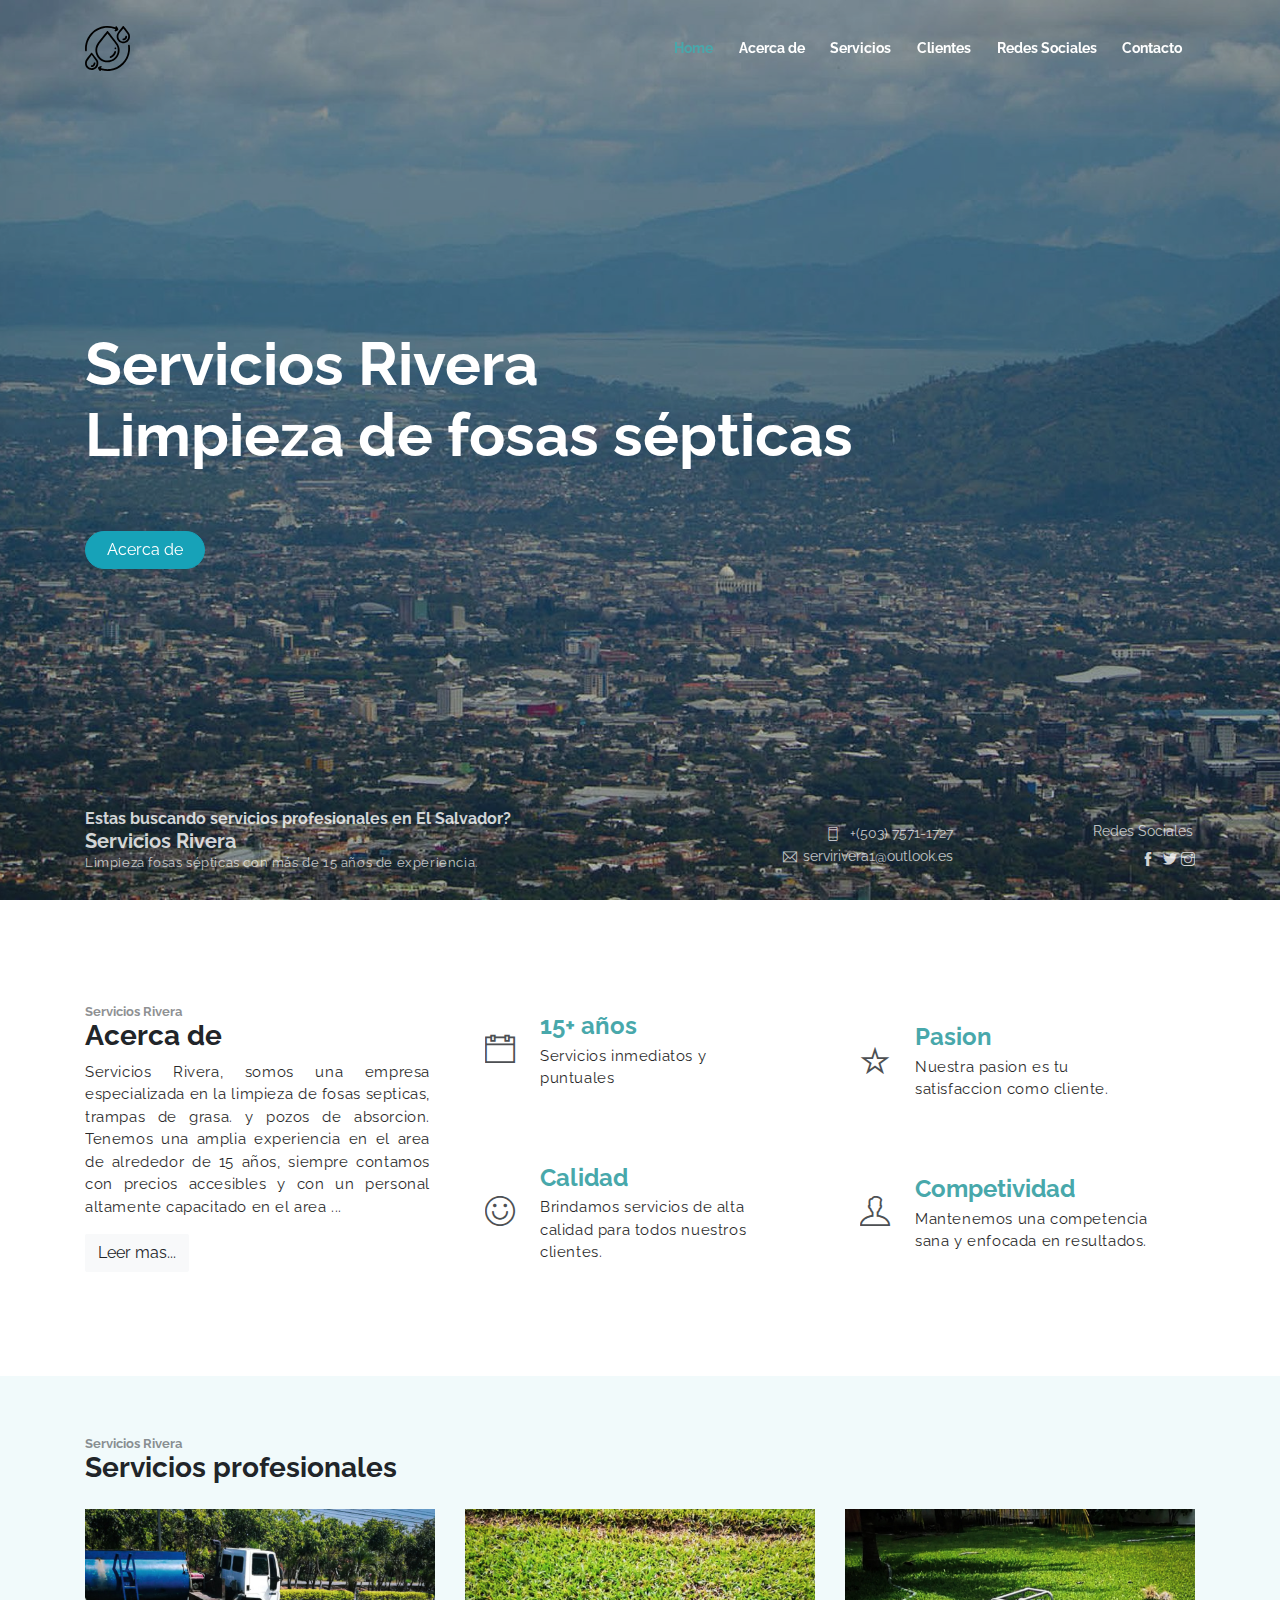
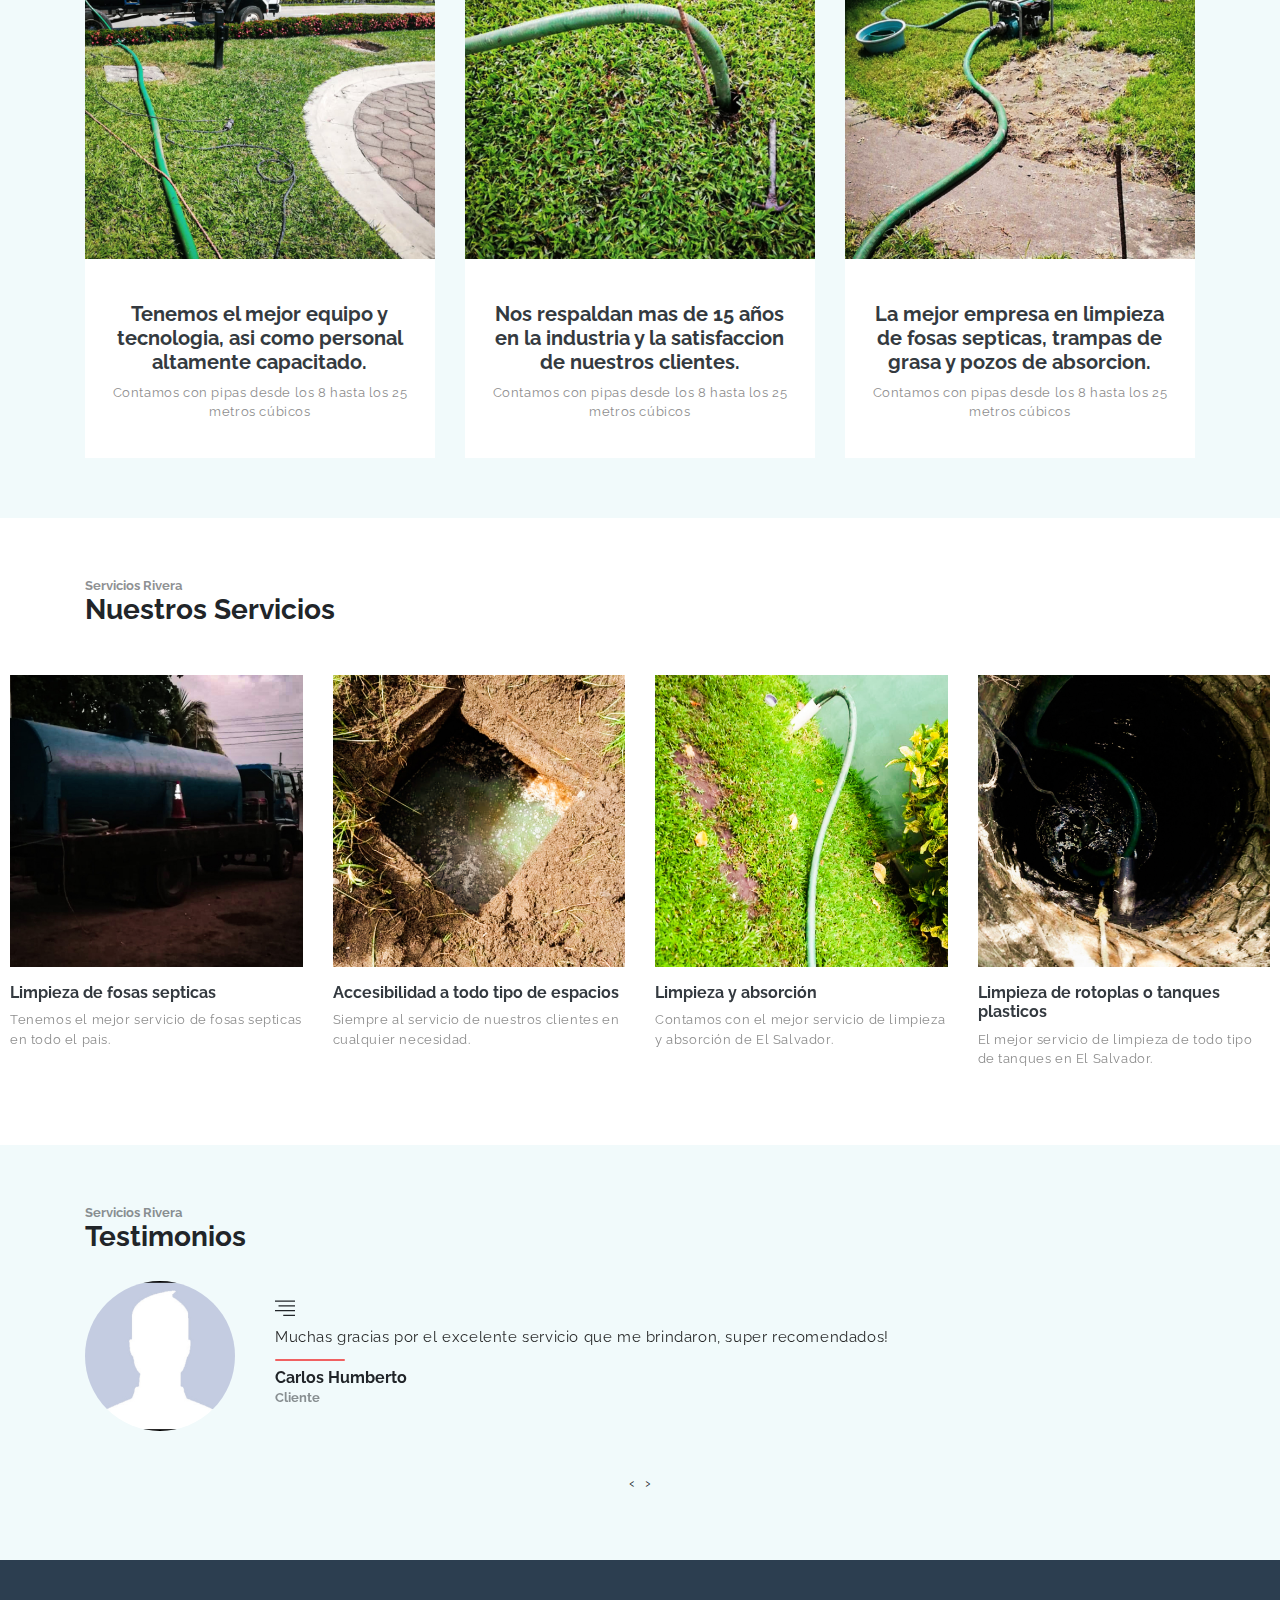
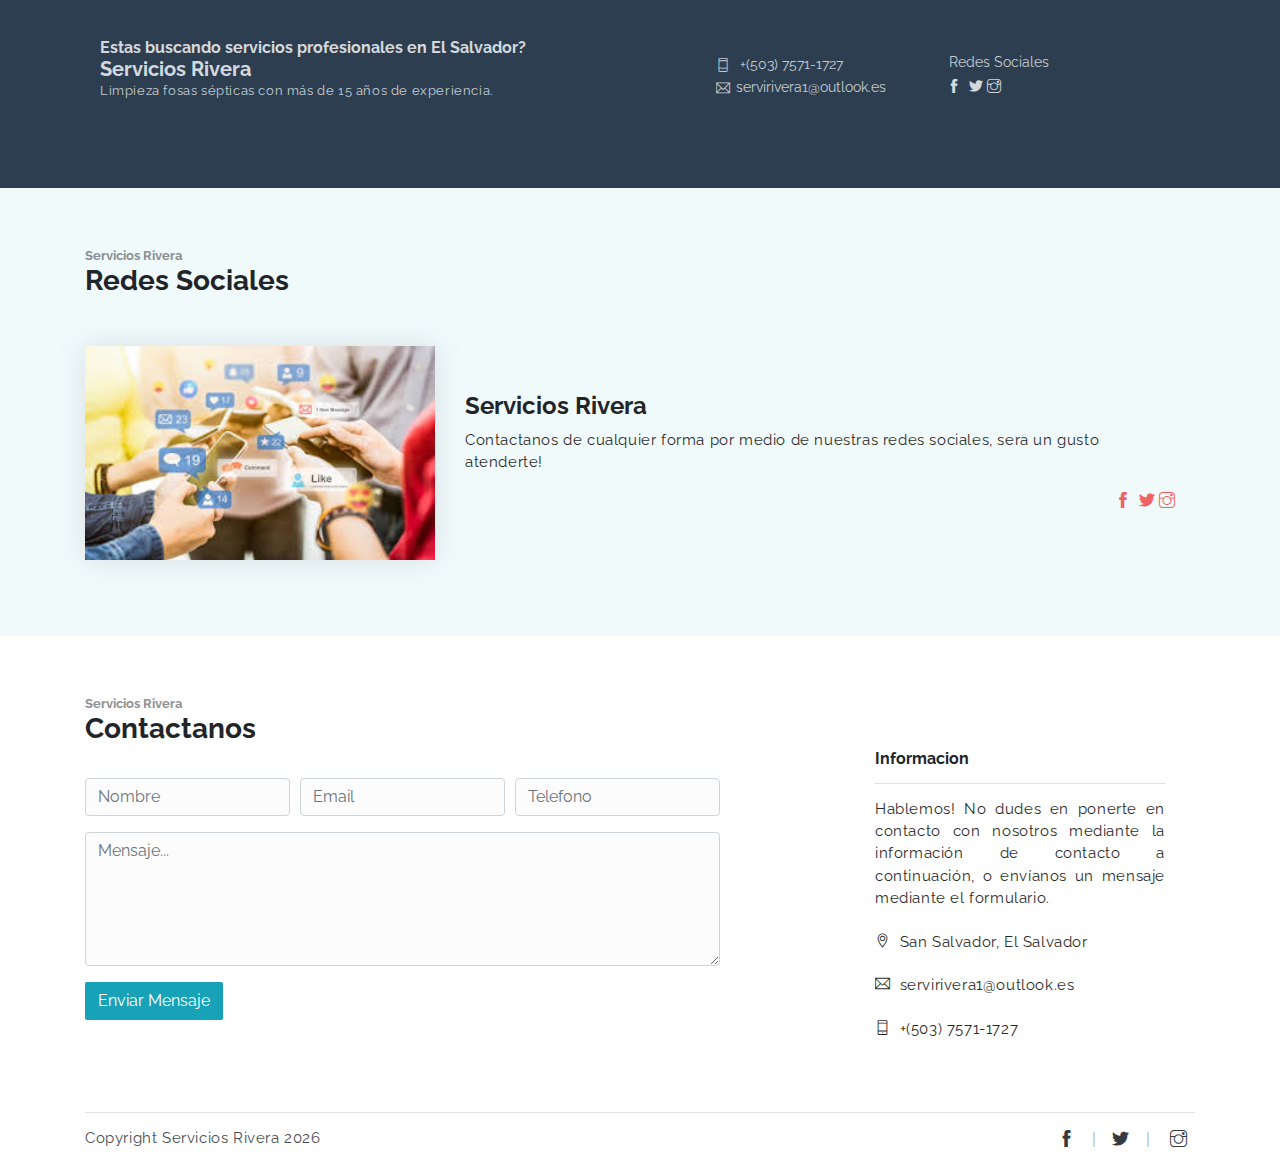
<file: docs/index.html>
<!DOCTYPE html>
<html lang="en">

<head>
    <meta charset="utf-8">
    <meta name="viewport" content="width=device-width, initial-scale=1, shrink-to-fit=no">
    <meta name="description" content="Start your development with Ollie landing page.">
    <meta name="author" content="Devcrud">
    <title>Servicios Rivera - El Salvador</title>

    <!-- font icons -->
    <link rel="shortcut icon" href="assets/icons/SR-icon.ico" />
    <link rel="stylesheet" href="assets/vendors/themify-icons/css/themify-icons.css">

    <!-- owl carousel -->
    <link rel="stylesheet" href="assets/vendors/owl-carousel/css/owl.carousel.css">
    <link rel="stylesheet" href="assets/vendors/owl-carousel/css/owl.theme.default.css">

    <!-- Bootstrap + Ollie main styles -->
    <link rel="stylesheet" href="assets/css/ollie.css">

</head>

<body data-spy="scroll" data-target=".navbar" data-offset="40" id="home">
    <a href="#home"></a>

    <nav id="scrollspy" class="navbar navbar-light bg-light navbar-expand-lg fixed-top" data-spy="affix"
        data-offset-top="20">
        <div class="container">
            <a class="navbar-brand" href="#"><img src="assets/imgs/brand2.svg" alt="" class="brand-img"></a>
            <button class="navbar-toggler" type="button" data-toggle="collapse" data-target="#navbarSupportedContent"
                aria-controls="navbarSupportedContent" aria-expanded="false" aria-label="Toggle navigation">
                <span class="navbar-toggler-icon"></span>
            </button>

            <div class="collapse navbar-collapse" id="navbarSupportedContent">
                <ul class="navbar-nav ml-auto">
                    <li class="nav-item">
                        <a class="nav-link" href="#home">Home</a>
                    </li>
                    <li class="nav-item">
                        <a class="nav-link" href="#about">Acerca de</a>
                    </li>
                    <li class="nav-item">
                        <a class="nav-link" href="#portfolio">Servicios</a>
                    </li>
                    <li class="nav-item">
                        <a class="nav-link" href="#testmonial">Clientes</a>
                    </li>
                    <li class="nav-item">
                        <a class="nav-link" href="#blog">Redes Sociales</a>
                    </li>
                    <li class="nav-item">
                        <a class="nav-link" href="#contact">Contacto</a>
                    </li>
                    <!--<li class="nav-item ml-0 ml-lg-4">
                        <a class="nav-link btn btn-primary btn-info" href="components.html">Components</a>
                    </li>-->
                </ul>
            </div>
        </div>
    </nav>


    <header id="home" class="header">
        <div class="overlay"></div>

        <div id="header-carousel" class="carousel slide carousel-fade" data-ride="carousel">
            <div class="container">
                <div class="carousel-inner">
                    <div class="carousel-item active">
                        <div class="carousel-caption d-none d-md-block">
                            <h1 class="carousel-title">Servicios Rivera<br>Limpieza de fosas sépticas</h1>
                        </div>
                        <button class="btn btn-primary btn-rounded btn-info" onclick="location.href='#about'">Acerca
                            de</button>
                    </div>
                    <div class="carousel-item">
                        <div class="carousel-caption d-none d-md-block">
                            <h1 class="carousel-title">Servicios Rivera <br>Equipo profesional con experiencia</h1>
                            <button class="btn btn-primary btn-rounded btn-info" onclick="location.href='#about'">Acerca
                                de</button>
                        </div>
                    </div>
                    <div class="carousel-item">
                        <div class="carousel-caption d-none d-md-block">
                            <h1 class="carousel-title">Servicios Rivera <br>Servicio personalizado de calidad</h1>
                            <button class="btn btn-primary btn-rounded btn-info" onclick="location.href='#about'">Acerca
                                de</button>
                        </div>
                    </div>
                </div>
            </div>
        </div>

        <div class="infos container mb-4 mb-md-2">
            <div class="title">
                <h6 class="font-weight-bold">Estas buscando servicios profesionales en El Salvador?</h6>
                <h5>Servicios Rivera</h5>
                <p class="font-small" class="font-weight-bold">Limpieza fosas sépticas con más de 15 años de
                    experiencia.</p>
            </div>
            <div class="socials text-right">
                <div class="row justify-content-between">
                    <div class="col">
                        <a class="d-block subtitle"><i class="ti-mobile pr-2"></i> +(503) 7571-1727</a>
                        <a class="d-block subtitle"><i class="ti-email pr-2"></i>servirivera1@outlook.es</a>
                    </div>
                    <div class="col">
                        <h6 class="subtitle font-weight-normal mb-2">Redes Sociales</h6>
                        <div class="social-links">
                            <a href="https://www.facebook.com/Servicios-Rivera-103454845831358" class="link pr-1"><i
                                    class="ti-facebook"></i></a>
                            <a href="https://www.twitter.com"><i class="ti-twitter-alt"></i></a>
                            <a href="https://www.instagram.com/riveraservicios/"><i class="ti-instagram"></i></a>
                            <!--<a href="javascript:void(0)" class="link pr-1"><i class="ti-pinterest-alt"></i></a>
                            <a href="javascript:void(0)" class="link pr-1"><i class="ti-google"></i></a>
                            <a href="javascript:void(0)" class="link pr-1"><i class="ti-rss"></i></a>-->
                        </div>
                    </div>
                </div>
            </div>
        </div>
    </header>

    <section class="section" id="about">

        <div class="container">

            <div class="row align-items-center mr-auto">
                <div class="col-md-4">
                    <h6 class="xs-font mb-0">Servicios Rivera</h6>
                    <h3 class="section-title">Acerca de</h3>
                    <p class="justificar">Servicios Rivera, somos una empresa especializada en la limpieza de fosas
                        septicas, trampas de grasa. y pozos de absorcion. Tenemos una amplia experiencia en el area de
                        alrededor de 15 años, siempre contamos con precios accesibles y con un personal altamente
                        capacitado en el area
                        <span id="dots">...</span><span id="more">. Somos la empresa mas experta en limpieza de fosas
                            sépticas en todo El Salvador, contamos con equipos de alta capacidad para la estraccion de
                            cualquier tipo de fosa séptica ya sea líquida o sólida. Contactanos al 7571-1727</span>
                    </p>

                    <button type="button" class="btn btn-light" onclick="myFunction()" id="myBtn">Leer mas...</button>
                </div>
                <div class="col-sm-6 col-md-4 ml-auto">
                    <div class="widget">
                        <div class="icon-wrapper">
                            <i class="ti-calendar"></i>
                        </div>
                        <div class="infos-wrapper">
                            <h4 class="text-primary">15+ años</h4>
                            <p>Servicios inmediatos y puntuales</p>
                        </div>
                    </div>
                    <div class="widget">
                        <div class="icon-wrapper">
                            <i class="ti-face-smile"></i>
                        </div>
                        <div class="infos-wrapper">
                            <h4 class="text-primary">Calidad</h4>
                            <p>Brindamos servicios de alta calidad para todos nuestros clientes.</p>
                        </div>
                    </div>
                </div>
                <div class="col-sm-6 col-md-4">
                    <div class="widget">
                        <div class="icon-wrapper">
                            <i class="ti-star"></i>
                        </div>
                        <div class="infos-wrapper">
                            <h4 class="text-primary">Pasion</h4>
                            <p>Nuestra pasion es tu satisfaccion como cliente.</p>
                        </div>
                    </div>
                    <div class="widget">
                        <div class="icon-wrapper">
                            <i class="ti-user"></i>
                        </div>
                        <div class="infos-wrapper">
                            <h4 class="text-primary">Competividad</h4>
                            <p>Mantenemos una competencia sana y enfocada en resultados.</p>
                        </div>
                    </div>
                </div>
            </div>
        </div>
    </section>

    <section class="section">
        <div class="container">
            <h6 class="xs-font mb-0">Servicios Rivera</h6>
            <h3 class="section-title mb-4">Servicios profesionales</h3>

            <div class="row text-center">
                <div class="col-lg-4">
                    <a href="javascript:void(0)" class="card border-0 text-dark">
                        
                        <img class="card-img-top" src="assets/imgs/img-13.jpg">
                    
                            <span class="card-body">
                            <h3 class="title mt-4">Tenemos el mejor equipo y tecnologia, asi como personal altamente capacitado.</h3>
                            <p class="xs-font">Contamos con pipas desde los 8 hasta los 25 metros cúbicos</p> 
                        </span>


                        </span>
                    </a>
                </div>
                <div class="col-lg-4">
                    <a href="javascript:void(0)" class="card border-0 text-dark">
                        <img class="card-img-top" src="assets/imgs/img-14.jpeg">
                            <span class="card-body">
                                <h3 class="title mt-4">Nos respaldan mas de 15 años en la industria y la satisfaccion de nuestros clientes.</h3>
                                <p class="xs-font">Contamos con pipas desde los 8 hasta los 25 metros cúbicos</p> 
                            </span>
                    </a>
                </div>
                <div class="col-lg-4">
                    <a href="javascript:void(0)" class="card border-0 text-dark">
                        <img class="card-img-top" src="assets/imgs/img-15.jpeg">
                            <span class="card-body">
                                <h3 class="title mt-4">La mejor empresa en limpieza de fosas septicas, trampas de grasa y pozos de absorcion.</h3>
                                <p class="xs-font">Contamos con pipas desde los 8 hasta los 25 metros cúbicos</p> 
                            </span>
                    </a>
                </div>
            </div>
        </div>
    </section>

    <section class="section" id="portfolio">
        <div class="container">
            <h6 class="xs-font mb-0">Servicios Rivera</h6>
            <h3 class="section-title pb-4">Nuestros Servicios</h3>
        </div>

        <div id="owl-portfolio" class="owl-carousel owl-theme mt-4">
            <a href="javascript:void(0)" class="item expertises-item text-dark">
                <img src="assets/imgs/img-17.jpeg"
                    alt="Download free bootstrap 4 landing page, free boootstrap 4 templates, Download free bootstrap 4.1 landing page, free boootstrap 4.1.1 templates, ollie Landing page"
                    class="box-shadow">
                <h6 class="mt-3 mb-2">Limpieza de fosas septicas</h6>
                <p class="xs-font">Tenemos el mejor servicio de fosas septicas en todo el pais.</p>
            </a>
            <a href="javascript:void(0)" class="item expertises-item  text-dark">
                <img src="assets/imgs/img-18.jpeg"
                    alt="Download free bootstrap 4 landing page, free boootstrap 4 templates, Download free bootstrap 4.1 landing page, free boootstrap 4.1.1 templates, ollie Landing page"
                    class="box-shadow">
                <h6 class="mt-3 mb-2">Accesibilidad a todo tipo de espacios</h6>
                <p class="xs-font">Siempre al servicio de nuestros clientes en cualquier necesidad.</p>
            </a>
            <a href="javascript:void(0)" class="item expertises-item text-dark">
                <img src="assets/imgs/img-19.jpeg"
                    alt="Download free bootstrap 4 landing page, free boootstrap 4 templates, Download free bootstrap 4.1 landing page, free boootstrap 4.1.1 templates, ollie Landing page"
                    class="box-shadow">
                <h6 class="mt-3 mb-2">Limpieza y absorción</h6>
                <p class="xs-font">Contamos con el mejor servicio de limpieza y absorción de El Salvador.</p>
            </a>
            <a href="javascript:void(0)" class="item expertises-item text-dark">
                <img src="assets/imgs/img-20.jpeg"
                    alt="Download free bootstrap 4 landing page, free boootstrap 4 templates, Download free bootstrap 4.1 landing page, free boootstrap 4.1.1 templates, ollie Landing page"
                    class="box-shadow">
                <h6 class="mt-3 mb-2">Limpieza de rotoplas o tanques plasticos</h6>
                <p class="xs-font">El mejor servicio de limpieza de todo tipo de tanques en El Salvador.</p>
            </a>
            <a href="javascript:void(0)" class="item expertises-item text-dark">
                <img src="assets/imgs/img-21.jpeg"
                    alt="Download free bootstrap 4 landing page, free boootstrap 4 templates, Download free bootstrap 4.1 landing page, free boootstrap 4.1.1 templates, ollie Landing page"
                    class="box-shadow">
                <h6 class="mt-3 mb-2">Limpieza de trampas de grasa</h6>
                <p class="xs-font">El mejor servicio de limpieza en trampas de grasa del pais.</p>
            </a>
            
            
            
            
        </div>
    </section>


    <section class="section" id="testmonial">
        <div class="container">
            <h6 class="xs-font mb-0">Servicios Rivera</h6>
            <h3 class="section-title">Testimonios</h3>

            <div id="owl-testmonial" class="owl-carousel owl-theme mt-4">
                <div class="item">
                    <div class="textmonial-item">
                        <img src="assets/imgs/profile.jpeg" class="avatar"
                            alt="Download free bootstrap 4 landing page, free boootstrap 4 templates, Download free bootstrap 4.1 landing page, free boootstrap 4.1.1 templates, ollie Landing page">
                        <div class="des">
                            <h5 class="ti-align-right"></h5>
                            <p>
                            Muchas gracias por el excelente servicio que me brindaron, super recomendados!</p>
                            <!--<h5 class="ti-quote-left text-right font-weight-bold"></h5>-->

                            <div class="line"></div>
                            <h6 class="name">Carlos Humberto</h6>
                            <h6 class="xs-font">Cliente</h6>
                        </div>
                    </div>
                </div>
                <div class="item">
                    <div class="textmonial-item">
                        <img src="assets/imgs/profile.jpeg" class="avatar"
                            alt="Download free bootstrap 4 landing page, free boootstrap 4 templates, Download free bootstrap 4.1 landing page, free boootstrap 4.1.1 templates, ollie Landing page">
                        <div class="des">
                            <h5 class="ti-align-right"></h5>
                            <p>
                            Me encanto el servicio, muy eficientes y el trabajo lo realizaron rapido. Muchas gracias
                            
                            </p>
                            <!--<h5 class="ti-quote-left text-right font-weight-bold"></h5>-->

                            <div class="line"></div>
                            <h6 class="name">Mario Escobar</h6>
                            <h6 class="xs-font">Cliente</h6>
                        </div>
                    </div>
                </div>
                <div class="item">
                    <div class="textmonial-item">
                        <img src="assets/imgs/profile.jpeg" class="avatar"
                            alt="Download free bootstrap 4 landing page, free boootstrap 4 templates, Download free bootstrap 4.1 landing page, free boootstrap 4.1.1 templates, ollie Landing page">
                        <div class="des">
                            <h5 class="ti-align-right"></h5>
                            <p>
                            Habia estado cotizando en muchos lugares y ninguno me gusto, hasta que los encontre en facebook y todo el proceso fue en tiempo record! Muchas gracias, recomendados!   
                               
                            </p>
                            <!--<h5 class="ti-quote-left text-right font-weight-bold"></h5>-->

                            <div class="line"></div>
                            <h6 class="name">Ana Diaz</h6>
                            <h6 class="xs-font">Cliente</h6>
                        </div>
                    </div>
                </div>
            </div>
        </div>
    </section>

    <section class="section bg-overlay">

        <div class="container">
            <div class="infos container mb-4 mb-md-2">
                <div class="title">
                    <h6 class="font-weight-bold">Estas buscando servicios profesionales en El Salvador?</h6>
                    <h5>Servicios Rivera</h5>
                    <p class="font-small" class="font-weight-bold">Limpieza fosas sépticas con más de 15 años de
                        experiencia.</p>
                </div>
            
                <div class="socials">
                    <div class="row justify-content-between">
                        <div class="col">
                            <a class="d-block subtitle"><i class="ti-mobile pr-2"></i> +(503) 7571-1727</a>
                            <a class="d-block subtitle"><i class="ti-email pr-2"></i>servirivera1@outlook.es</a>
                            
                        </div>
                        <div class="col">
                            <h6 class="subtitle font-weight-normal mb-1">Redes Sociales</h6>
                            <div class="social-links">
                                <a href="https://www.facebook.com/Servicios-Rivera-103454845831358" class="link pr-1"><i
                                        class="ti-facebook"></i></a>
                                <a href="https://www.twitter.com"><i class="ti-twitter-alt"></i></a>
                                <a href="https://www.instagram.com/riveraservicios/"><i class="ti-instagram"></i></a>
                                <!--<a href="javascript:void(0)" class="link pr-1"><i class="ti-pinterest-alt"></i></a>
                                <a href="javascript:void(0)" class="link pr-1"><i class="ti-google"></i></a>
                                <a href="javascript:void(0)" class="link pr-1"><i class="ti-rss"></i></a>-->
                            </div>       
                        </div>
                    </div>
                </div>
            </div>
        </div>
    </section>

    <section class="section" id="blog">

        <div class="container mb-3">
            <h6 class="xs-font mb-0">Servicios Rivera</h6>
            <h3 class="section-title mb-5">Redes Sociales</h3>

            <div class="blog-wrapper">
                <div class="img-wrapper">
                    <img src="assets/imgs/img-23.jpg"
                        alt="Download free bootstrap 4 landing page, free boootstrap 4 templates, Download free bootstrap 4.1 landing page, free boootstrap 4.1.1 templates, ollie Landing page">
                    <!--<div class="date-container">
                        <h6 class="day">29</h6>
                        <h6 class="mun">Jun</h6>
                    </div>-->
                </div>
                <div class="txt-wrapper">
                    <h4 class="blog-title">Servicios Rivera</h4>
                    <p>
                       Contactanos de cualquier forma por medio de nuestras redes sociales, sera un gusto atenderte!
                    </p>

                    <!--<a href="#" class="badge badge-info">Graphic Design</a>

                    <h6 class="blog-footer">
                        <a href="javascript:void(0)"><i class="ti-user"></i> Admin </a> |
                        <a href="javascript:void(0)"><i class="ti-thumb-up"></i> 213 </a> |
                        <a href="javascript:void(0)"><i class="ti-comments"></i> 123</a>
                    </h6>
                -->

                <div class="socials text-right">
                    <div class="row justify-content-between">
                        

                        <div class="col">
                        
                            <div class="social-links">
                                <a href="https://www.facebook.com/Servicios-Rivera-103454845831358" class="link pr-1"><i
                                        class="ti-facebook"></i></a>
                                <a href="https://www.twitter.com"><i class="ti-twitter-alt"></i></a>
                                <a href="https://www.instagram.com/riveraservicios/"><i class="ti-instagram"></i></a>
                                <!--<a href="javascript:void(0)" class="link pr-1"><i class="ti-pinterest-alt"></i></a>
                                <a href="javascript:void(0)" class="link pr-1"><i class="ti-google"></i></a>
                                <a href="javascript:void(0)" class="link pr-1"><i class="ti-rss"></i></a>-->
                            </div>
                        </div>
                    </div>
                </div>
                </div>
                
            </div>
        </div>
    </section>

    <section id="contact" class="section pb-0">

        <div class="container">
            <h6 class="xs-font mb-0">Servicios Rivera</h6>
            <h3 class="section-title mb-1">Contactanos</h3>

            <div class="row align-items-center justify-content-between">
                <div class="col-md-8 col-lg-7">

                    <form class="contact-form" action="https://formsubmit.co/ale.mayen.100@gmail.com" method="POST">
                       
                        <div class="form-row">
                            <div class="col form-group">
                                <input type="text" class="form-control" placeholder="Nombre" name="Nombre" required/>
                                </div>
                            <div class="col form-group">
                                <input type="email" class="form-control" placeholder="Email" name="Email" required/>
                            </div>
                            <div class="col form-group">
                                <input type="phone" class="form-control" placeholder="Telefono" name="Telefono" required/>
                            </div>
                        </div>
                        <div class="form-group">
                            <textarea name="Comentario" id="" cols="30" rows="5" class="form-control"
                                placeholder="Mensaje..." required/></textarea>
                        </div>
                        <div class="form-group">
                            <input type="submit" class="btn btn-primary btn-info" value="Enviar Mensaje">
                            
                            <input type="hidden" name="_next" value="https://mayen23309.github.io/ServiciosRivera">
                            <input type="hidden" name="_captcha" value="false" >
                        </div>
                    </form>
                </div>
                <div class="col-md-4 d-none d-md-block order-1">
                    <ul class="list">
                        <li class="list-head">
                            <h6>Informacion</h6>
                        </li>
                        <li class="list-body">
                            <p class="py-2 justificar">Hablemos! No dudes en ponerte en contacto con nosotros mediante la información de contacto a continuación, o envíanos un mensaje mediante el formulario.</p>
                            <p class="py-2"><i class="ti-location-pin"></i> San Salvador, El Salvador</p>
                            <p class="py-2"><i class="ti-email"></i> servirivera1@outlook.es</p>
                            <p class="py-2"><i class="ti-mobile"></i> +(503) 7571-1727</p>

                        </li>
                    </ul>
                </div>
            </div>

            <footer class="footer mt-5 border-top">
                <div class="row align-items-center justify-content-center">
                    <div class="col-md-6 text-center text-md-left">
                        <p class="mb-0">Copyright Servicios Rivera
                            <script>document.write(new Date().getFullYear())</script> 
                                
                        </p>
                    </div>
                    <div class="col-md-6 text-center text-md-right">
                        <div class="social-links">
                            <a href="https://www.facebook.com/Servicios-Rivera-103454845831358" class="link pr-1"><i
                                class="ti-facebook"></i></a>
                        <a href="https://www.twitter.com"><i class="ti-twitter-alt"></i></a>
                        <a href="https://www.instagram.com/riveraservicios/"><i class="ti-instagram"></i></a>
                        <!--<a href="javascript:void(0)" class="link pr-1"><i class="ti-pinterest-alt"></i></a>
                        <a href="javascript:void(0)" class="link pr-1"><i class="ti-google"></i></a>
                        <a href="javascript:void(0)" class="link pr-1"><i class="ti-rss"></i></a>-->
                        </div>
                    </div>
                </div>
            </footer>
        </div>
    </section>

    <!-- core  -->
    <script src="assets/vendors/jquery/jquery-3.4.1.js"></script>
    <script src="assets/vendors/bootstrap/bootstrap.bundle.js"></script>

    <!-- bootstrap 3 affix -->
    <script src="assets/vendors/bootstrap/bootstrap.affix.js"></script>

    <!-- Owl carousel  -->
    <script src="assets/vendors/owl-carousel/js/owl.carousel.js"></script>


    <!-- Ollie js -->
    <script src="assets/js/Ollie.js"></script>

</body>

</html>
</file>
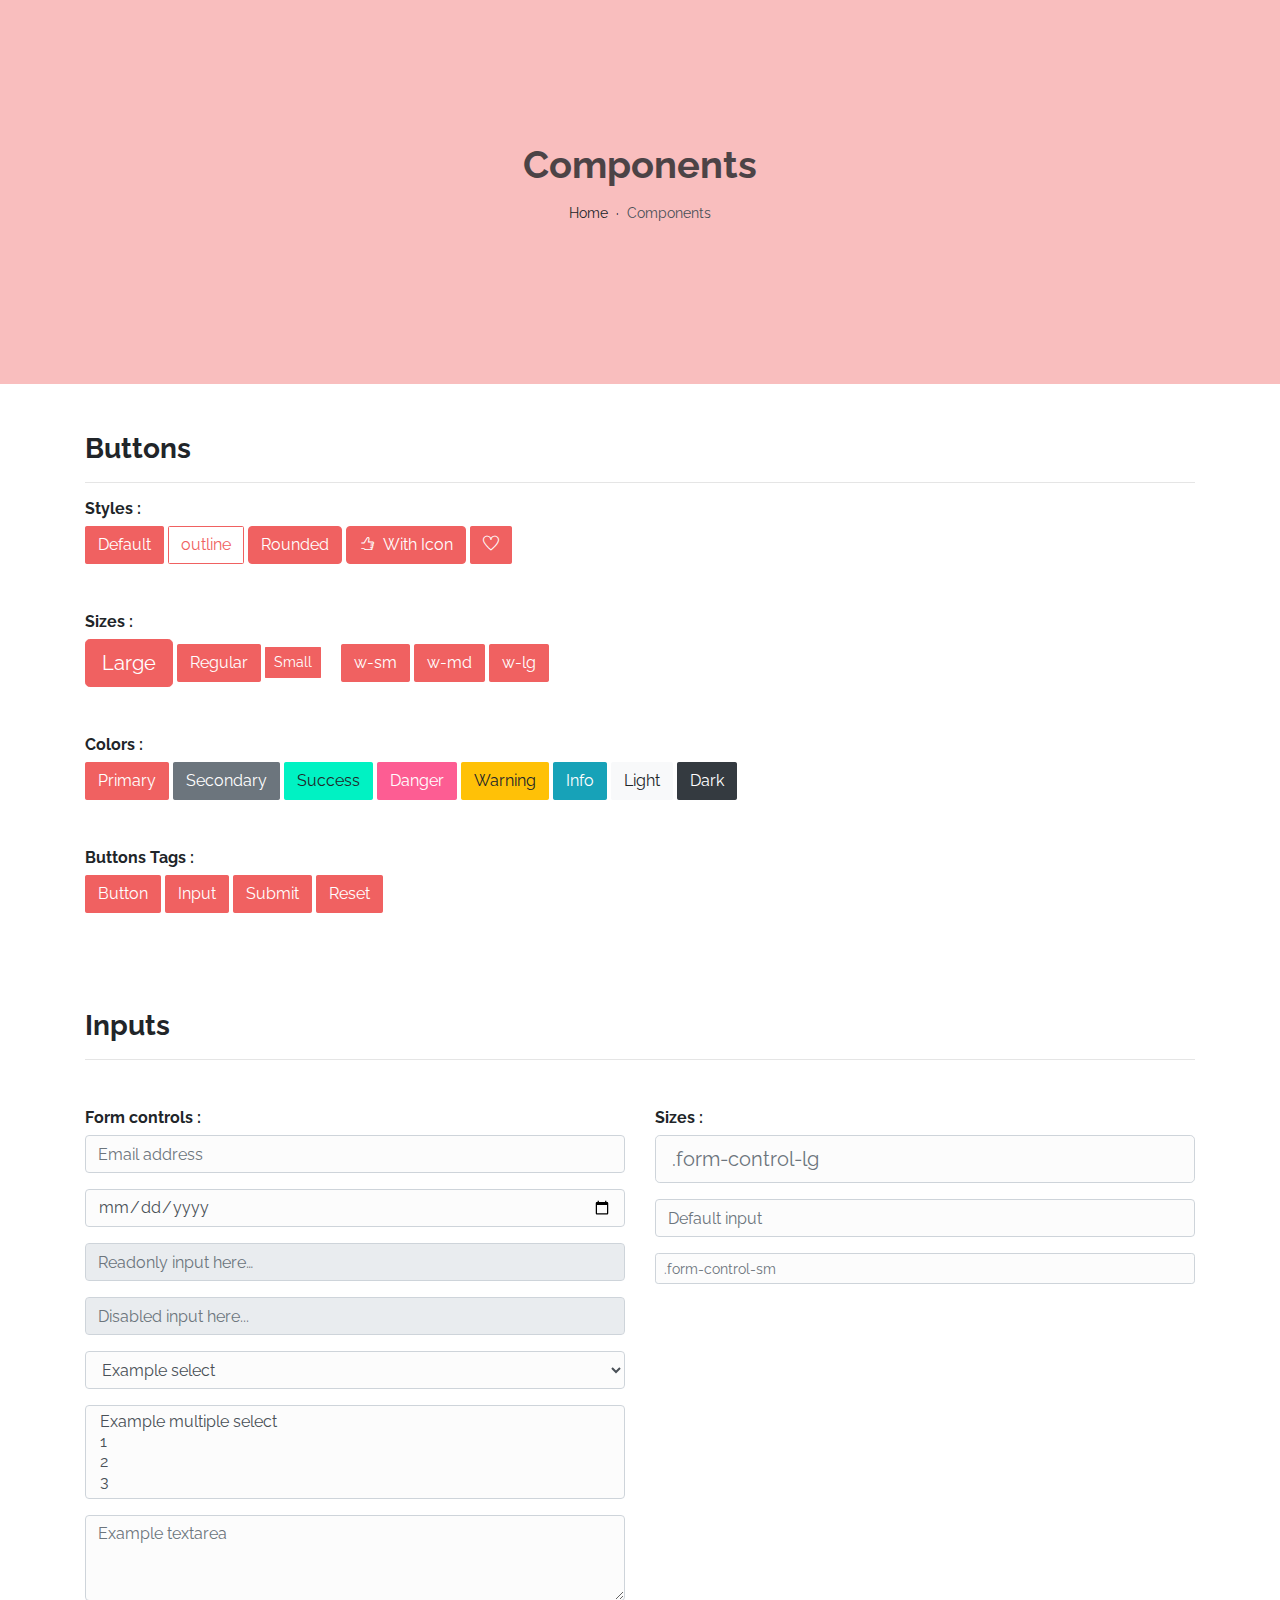
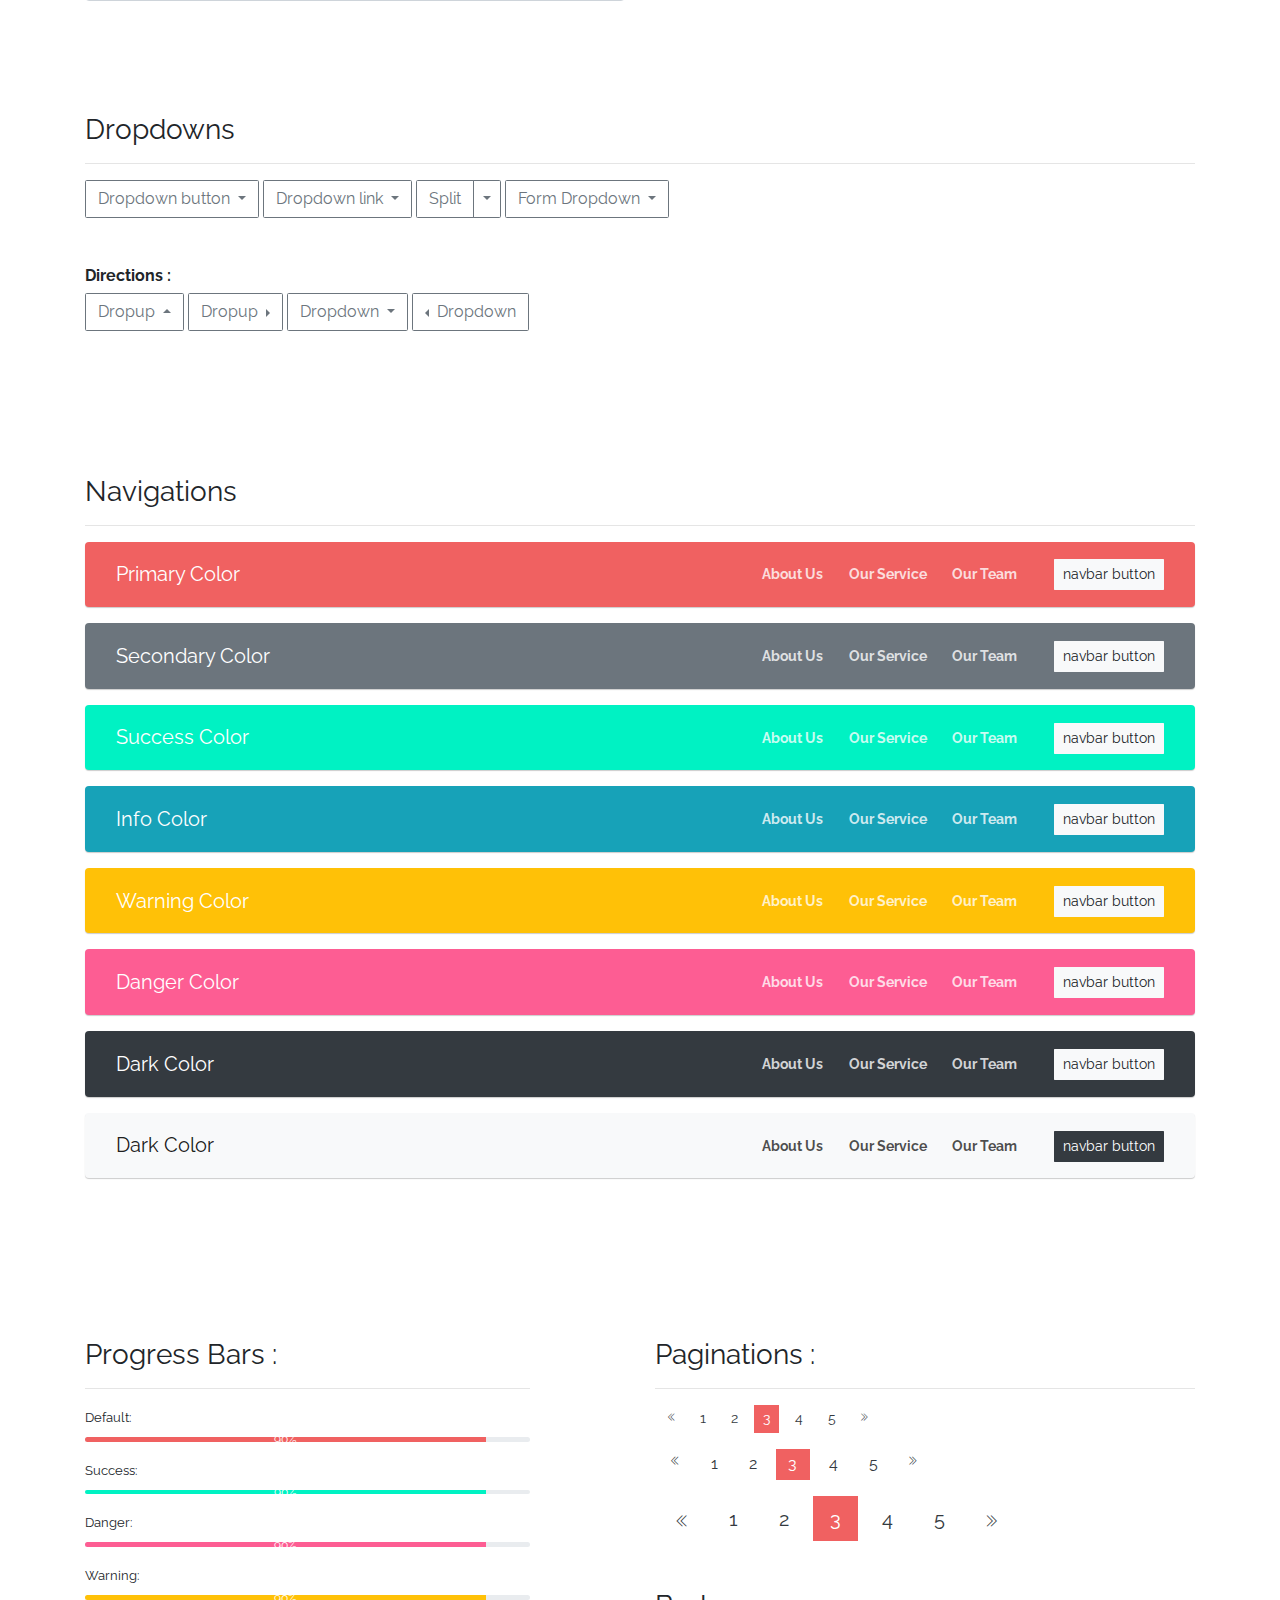
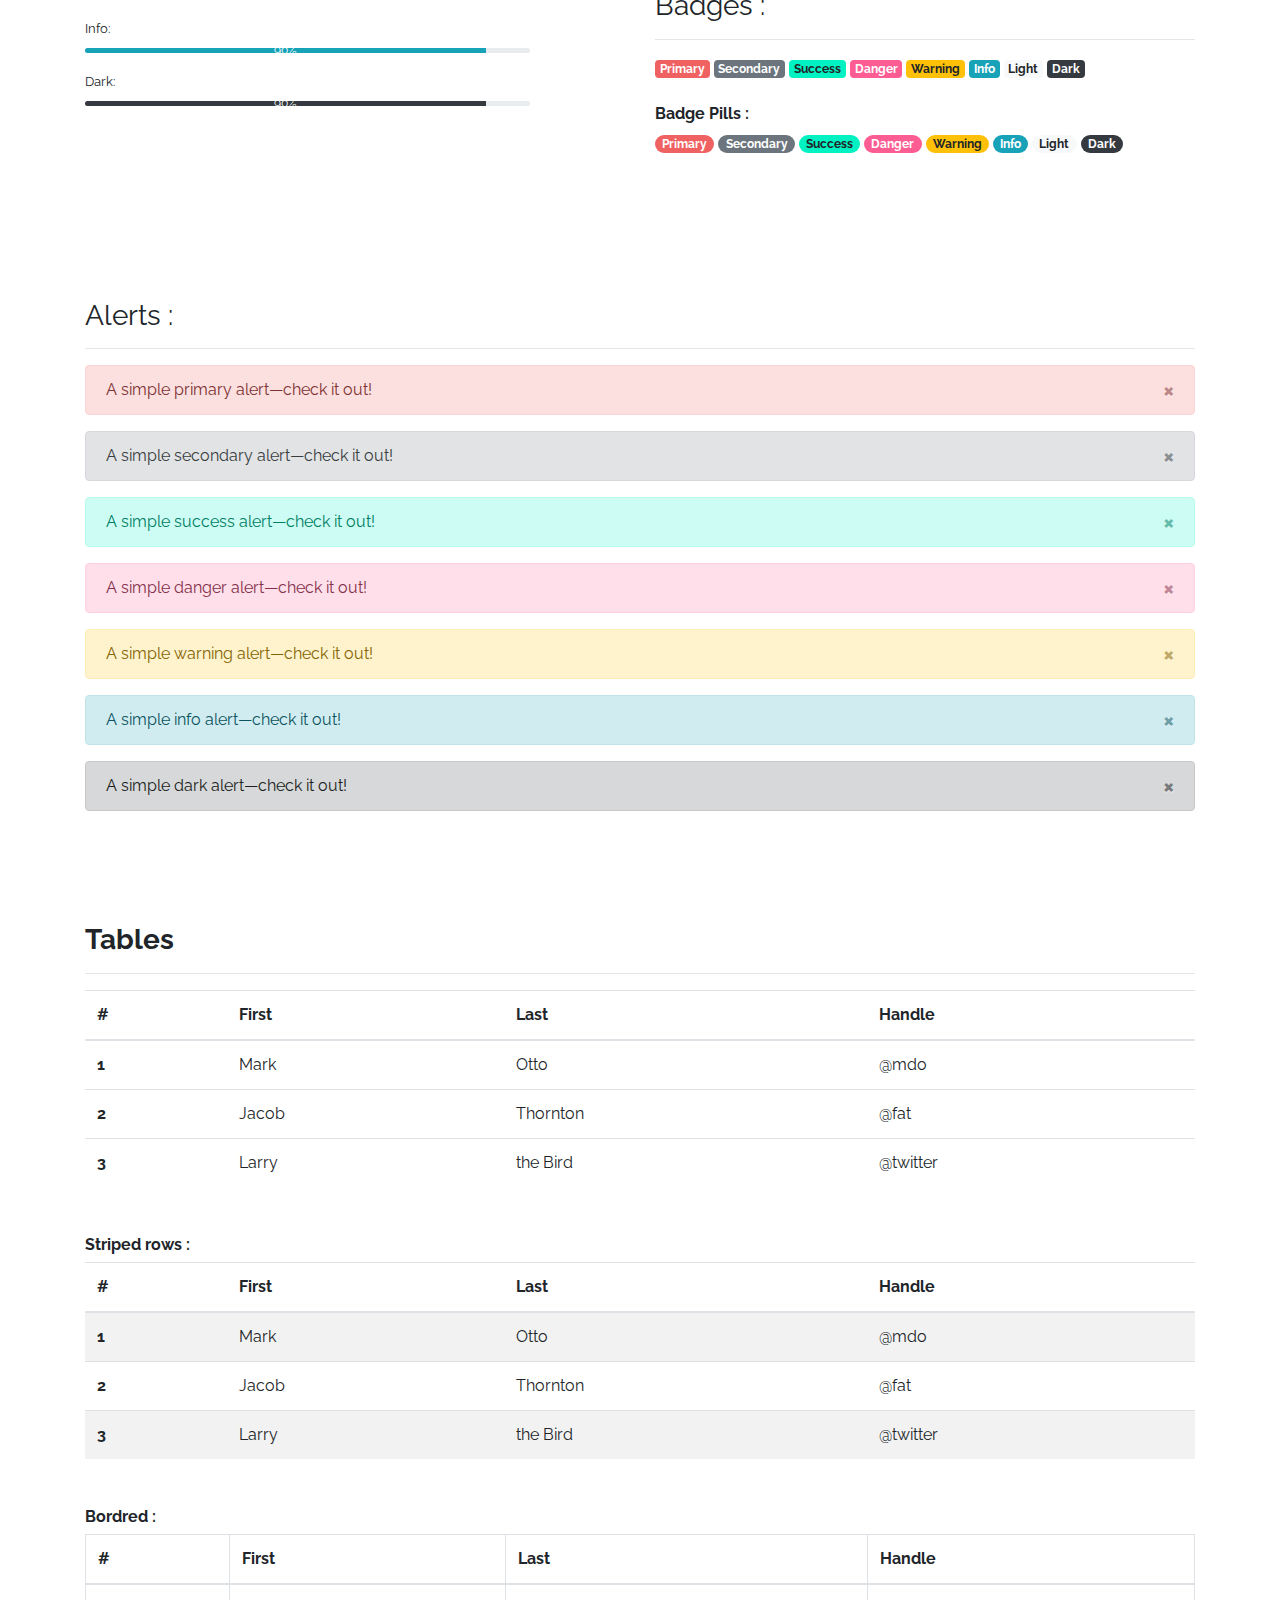
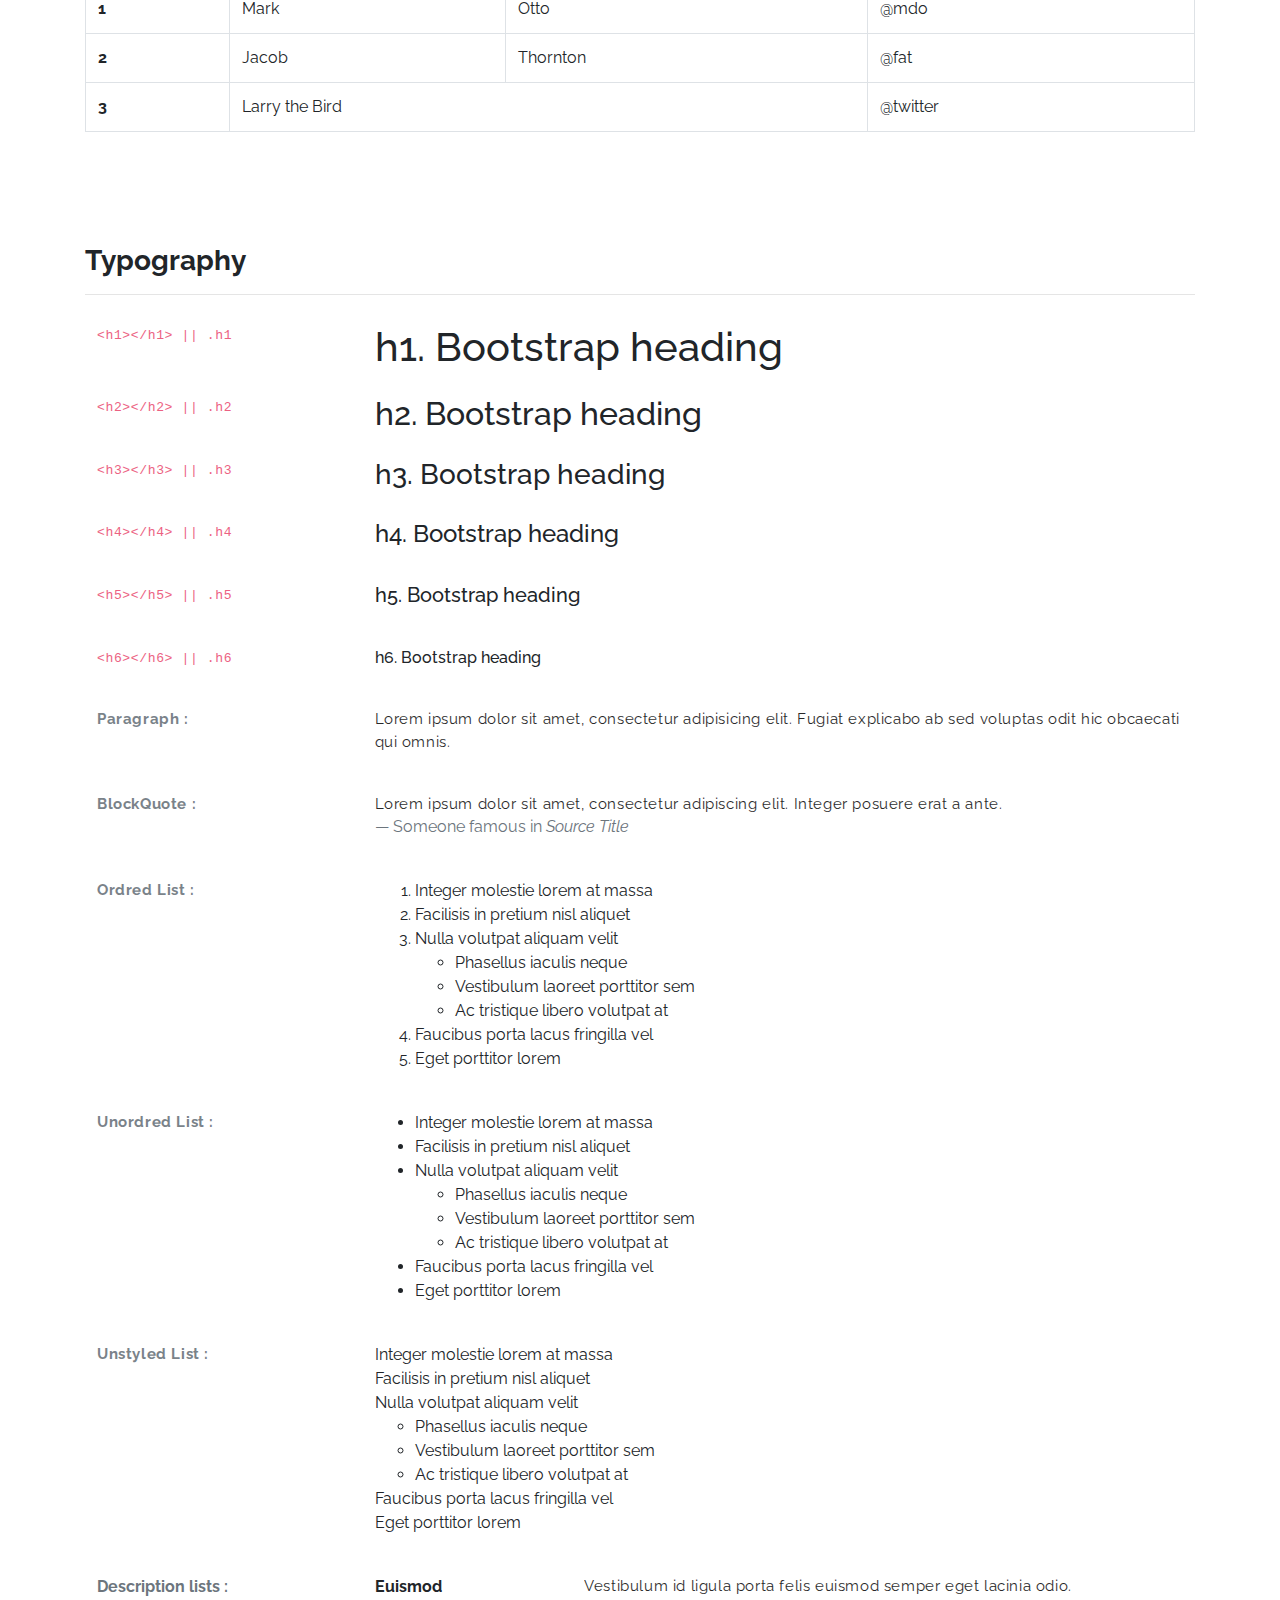
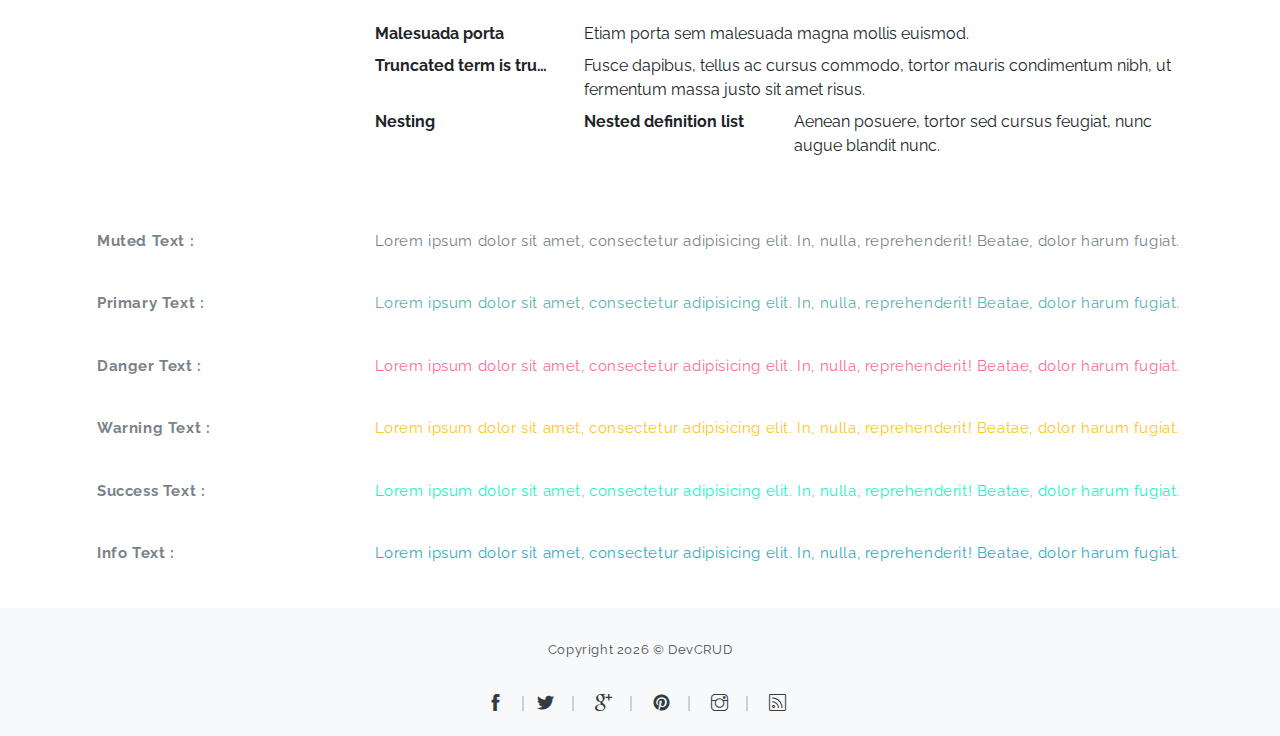
<file: docs/components.html>
<!DOCTYPE html>
<html lang="en">
<head>
   <meta charset="utf-8">
    <meta name="viewport" content="width=device-width, initial-scale=1, shrink-to-fit=no">
    <meta name="description" content="Start your development with Ollie landing page.">
    <meta name="author" content="Devcrud">
    <title>Ollie Landing page | Components</title>
   <!-- font icons -->
   <link rel="stylesheet" href="assets/vendors/themify-icons/css/themify-icons.css">
   <!-- Bootstrap + Steller  -->
   <link rel="stylesheet" href="assets/css/ollie.css">
</head>
<body>

   <!-- Page Header -->
   <header class="header header-mini"> 
      <div class="header-title">Components</div> 
      <nav aria-label="breadcrumb">
         <ol class="breadcrumb">
            <li class="breadcrumb-item"><a href="/">Home</a></li>
            <li class="breadcrumb-item active" aria-current="page">Components</li>
         </ol>
      </nav>
   </header> <!-- End Of Page Header -->

   <!-- main content -->
   <div class="container">

      <!-- Buttons -->
      <h3 class="mt-5">Buttons</h3>
      <hr>
      <h6 class="section-secondary-title">Styles :</h6>
      <button class="btn btn-primary">Default</button>
      <button class="btn btn-outline-primary">outline</button>
      <button class="btn btn-primary rounded">Rounded</button>
      <button class="btn btn-primary rounded"><i class="ti-thumb-up pr-1"></i> With Icon</button>
      <button class="btn btn-primary circle"><i class="ti-heart"></i></button>

      <h6 class="section-secondary-title mt-5">Sizes :</h6>
      <button class="btn btn-primary btn-lg">Large</button>
      <button class="btn btn-primary ">Regular</button>
      <button class="btn btn-primary btn-sm">Small</button>
      <button class="btn btn-primary w-sm ml-3">w-sm</button>
      <button class="btn btn-primary w-md">w-md</button>
      <button class="btn btn-primary w-lg">w-lg</button>

      <h6 class="section-secondary-title mt-5">Colors :</h6>          
      <button type="button" class="btn btn-primary">Primary</button>
      <button type="button" class="btn btn-secondary">Secondary</button>
      <button type="button" class="btn btn-success">Success</button>
      <button type="button" class="btn btn-danger">Danger</button>
      <button type="button" class="btn btn-warning">Warning</button>
      <button type="button" class="btn btn-info">Info</button>
      <button type="button" class="btn btn-light">Light</button>
      <button type="button" class="btn btn-dark">Dark</button>

      <h6 class="section-secondary-title mt-5">Buttons Tags :</h6>
      <button class="btn btn-primary" type="submit">Button</button>
      <input class="btn btn-primary" type="button" value="Input">
      <input class="btn btn-primary" type="submit" value="Submit">
      <input class="btn btn-primary" type="reset" value="Reset">
      
      <!-- devider -->
      <div class="py-5"></div>

      <!-- Inputs -->
      <h3>Inputs</h3>
      <hr>
      <div class="row mt-5">
         <div class="col-md-6">
            <h6 class="section-secondary-title">Form controls :</h6>        
            <div class="form-group">
               <input type="email" class="form-control" id="exampleFormControlInput1" placeholder="Email address">
            </div>
            <div class="form-group">
               <input type="date" class="form-control" id="exampleFormControlInput1" placeholder="Date">
            </div>
            <div class="form-group">
               <input class="form-control" type="text" placeholder="Readonly input here…" readonly>
            </div>
            <div class="form-group">
               <input class="form-control" id="disabledInput" type="text" placeholder="Disabled input here..." disabled>
            </div>
            <div class="form-group">
               <select class="form-control" id="exampleFormControlSelect1">
                  <option>Example select</option>
                  <option>1</option>
                  <option>2</option>
                  <option>3</option>
                  <option>4</option>
                  <option>5</option>
               </select>
            </div>
            <div class="form-group">
               <select multiple class="form-control" id="exampleFormControlSelect2">
                  <option>Example multiple select</option>
                  <option>1</option>
                  <option>2</option>
                  <option>3</option>
                  <option>4</option>
                  <option>5</option>
               </select>
            </div>
            <div class="form-group">
               <textarea class="form-control" id="exampleFormControlTextarea1" rows="3" placeholder="Example textarea"></textarea>
            </div>
         </div>
         <div class="col-md-6">
            <h6 class="section-secondary-title">Sizes :</h6>    
            <div class="form-group">
               <input class="form-control form-control-lg" type="text" placeholder=".form-control-lg">             
            </div>
            <div class="form-group">
               <input class="form-control" type="text" placeholder="Default input">
            </div>
            <div class="form-group">
               <input class="form-control form-control-sm" type="text" placeholder=".form-control-sm"> 
            </div>
         </div>
      </div> <!-- end of inputs -->   

      <!-- devider -->
      <div class="py-5"></div>             

      <!-- Dropdowns -->
      <h3 class="components-section-title font-weight-normal">Dropdowns</h3>
      <hr>
      <div class="dropdown d-inline-block">
         <button class="btn btn-outline-secondary dropdown-toggle" type="button" id="dropdownMenuButton" data-toggle="dropdown" aria-haspopup="true" aria-expanded="false">
         Dropdown button
         </button>
         <div class="dropdown-menu" aria-labelledby="dropdownMenuButton">
         <a class="dropdown-item" href="#">Action</a>
         <a class="dropdown-item" href="#">Another action</a>
         <a class="dropdown-item" href="#">Something else here</a>
         </div>
      </div>
      <div class="dropdown d-inline-block">
         <a class="btn btn-outline-secondary dropdown-toggle" href="#" role="button" id="dropdownMenuLink" data-toggle="dropdown" aria-haspopup="true" aria-expanded="false">
            Dropdown link
         </a>
         <div class="dropdown-menu" aria-labelledby="dropdownMenuLink">
            <a class="dropdown-item" href="#">Action</a>
            <a class="dropdown-item" href="#">Another action</a>
            <a class="dropdown-item" href="#">Something else here</a>
         </div>
      </div>
      <div class="btn-group">
         <button type="button" class="btn btn-outline-secondary">Split</button>
         <button type="button" class="btn btn-outline-secondary dropdown-toggle dropdown-toggle-split" data-toggle="dropdown" aria-haspopup="true" aria-expanded="false">
         <span class="sr-only">Toggle Dropdown</span>
         </button>
         <div class="dropdown-menu">
            <a class="dropdown-item" href="#">Action</a>
            <a class="dropdown-item" href="#">Another action</a>
            <a class="dropdown-item" href="#">Something else here</a>
            <div class="dropdown-divider"></div>
            <a class="dropdown-item" href="#">Separated link</a>
         </div>
      </div>
      <div class="btn-group">
         <button class="btn btn-outline-secondary dropdown-toggle" type="button" id="dropdownMenuButton" data-toggle="dropdown" aria-haspopup="true" aria-expanded="false">
            Form Dropdown
         </button>
         <div class="dropdown-menu form">
            <form class="px-4 py-3">
               <div class="form-group">
                  <input type="email" class="form-control" id="exampleDropdownFormEmail1" placeholder="email@example.com">
               </div>
               <div class="form-group">
                  <input type="password" class="form-control" id="exampleDropdownFormPassword1" placeholder="Password">
               </div>
               <div class="form-check mb-3">
                  <input type="checkbox" class="form-check-input" id="dropdownCheck">
                  <label class="form-check-label" for="dropdownCheck">
                     Remember me
                  </label>
               </div>
               <button type="submit" class="btn btn-primary btn-block">Sign in</button>
            </form>
            <div class="dropdown-divider"></div>
            <a class="dropdown-item" href="#"><small>New around here? Sign up</small></a>
            <a class="dropdown-item" href="#"><small>Forgot password?</small></a>
         </div>
      </div>       
      <h6 class="section-secondary-title mt-5">Directions :</h6>  
      <div class="btn-group dropup">
         <button type="button" class="btn btn-outline-secondary dropdown-toggle" data-toggle="dropdown" aria-haspopup="true" aria-expanded="false">
            Dropup
         </button>
         <div class="dropdown-menu">
            <a class="dropdown-item" href="#">Action</a>
            <a class="dropdown-item" href="#">Another action</a>
            <a class="dropdown-item" href="#">Something else here</a>
            <div class="dropdown-divider"></div>
            <a class="dropdown-item" href="#">Separated link</a>
         </div>
      </div>
      <div class="btn-group dropright">
         <button type="button" class="btn btn-outline-secondary dropdown-toggle" data-toggle="dropdown" aria-haspopup="true" aria-expanded="false">
            Dropup
         </button>
         <div class="dropdown-menu">
            <a class="dropdown-item" href="#">Action</a>
            <a class="dropdown-item" href="#">Another action</a>
            <a class="dropdown-item" href="#">Something else here</a>
            <div class="dropdown-divider"></div>
            <a class="dropdown-item" href="#">Separated link</a>
         </div>
      </div>
      <div class="btn-group">
         <button type="button" class="btn btn-outline-secondary dropdown-toggle" data-toggle="dropdown" aria-haspopup="true" aria-expanded="false">
            Dropdown
         </button>
         <div class="dropdown-menu">
            <a class="dropdown-item" href="#">Action</a>
            <a class="dropdown-item" href="#">Another action</a>
            <a class="dropdown-item" href="#">Something else here</a>
            <div class="dropdown-divider"></div>
            <a class="dropdown-item" href="#">Separated link</a>
         </div>
      </div>
      <div class="btn-group dropleft">
         <button type="button" class="btn btn-outline-secondary dropdown-toggle" data-toggle="dropdown" aria-haspopup="true" aria-expanded="false">
            Dropdown
         </button>
         <div class="dropdown-menu">
            <a class="dropdown-item" href="#">Action</a>
            <a class="dropdown-item" href="#">Another action</a>
            <a class="dropdown-item" href="#">Something else here</a>
            <div class="dropdown-divider"></div>
            <a class="dropdown-item" href="#">Separated link</a>
         </div>
      </div> <!-- end of Dropdowns -->  

      <!-- devider -->
      <div class="py-5"></div>   

      <!-- navbars -->
      <h3 class="components-section-title font-weight-normal mt-5">Navigations</h3>
      <hr>
      <nav class="navbar navbar-expand-sm navbar-dark bg-primary rounded shadow mb-3">
         <div class="container">
            <a class="navbar-brand" href="#">Primary Color</a>
            <button class="navbar-toggler ml-auto" type="button" data-toggle="collapse" data-target="#navbarSupportedContent" aria-controls="navbarSupportedContent" aria-expanded="false" aria-label="Toggle navigation">
            <span class="navbar-toggler-icon"></span>
            </button>
            <div class="collapse navbar-collapse" id="navbarSupportedContent">
               <ul class="navbar-nav ml-auto"> 
                  <li class="nav-item">
                     <a class="nav-link" href="#about">About Us</a>
                  </li>
                  <li class="nav-item">
                     <a class="nav-link" href="#service">Our Service</a>
                  </li>
                  <li class="nav-item">
                     <a class="nav-link" href="#team">Our Team</a>
                  </li>
                  <li class="nav-item">
                     <a href="#book-table" class="ml-4 mt-1 btn btn-light btn-sm">navbar button</a>
                  </li>
               </ul>                       
            </div>
         </div>
      </nav>
      <nav class="navbar navbar-expand-sm navbar-dark bg-secondary rounded shadow mb-3">
         <div class="container">
            <a class="navbar-brand" href="#">Secondary Color</a>
            <button class="navbar-toggler ml-auto" type="button" data-toggle="collapse" data-target="#navbarSupportedContent" aria-controls="navbarSupportedContent" aria-expanded="false" aria-label="Toggle navigation">
            <span class="navbar-toggler-icon"></span>
            </button>
            <div class="collapse navbar-collapse" id="navbarSupportedContent">
               <ul class="navbar-nav ml-auto"> 
                  <li class="nav-item">
                     <a class="nav-link" href="#about">About Us</a>
                  </li>
                  <li class="nav-item">
                     <a class="nav-link" href="#service">Our Service</a>
                  </li>
                  <li class="nav-item">
                     <a class="nav-link" href="#team">Our Team</a>
                  </li>
                  <li class="nav-item">
                     <a href="#book-table" class="ml-4 mt-1 btn btn-light btn-sm">navbar button</a>
                  </li>
               </ul>                       
            </div>
         </div>
      </nav>
      <nav class="navbar navbar-expand-sm navbar-dark bg-success rounded shadow mb-3">
         <div class="container">
            <a class="navbar-brand" href="#">Success Color</a>
            <button class="navbar-toggler ml-auto" type="button" data-toggle="collapse" data-target="#navbarSupportedContent" aria-controls="navbarSupportedContent" aria-expanded="false" aria-label="Toggle navigation">
            <span class="navbar-toggler-icon"></span>
            </button>
            <div class="collapse navbar-collapse" id="navbarSupportedContent">
               <ul class="navbar-nav ml-auto"> 
                  <li class="nav-item">
                     <a class="nav-link" href="#about">About Us</a>
                  </li>
                  <li class="nav-item">
                     <a class="nav-link" href="#service">Our Service</a>
                  </li>
                  <li class="nav-item">
                     <a class="nav-link" href="#team">Our Team</a>
                  </li>
                  <li class="nav-item">
                     <a href="#book-table" class="ml-4 mt-1 btn btn-light btn-sm">navbar button</a>
                  </li>
               </ul>                       
            </div>
         </div>
      </nav>
      <nav class="navbar navbar-expand-sm navbar-dark bg-info rounded shadow mb-3">
         <div class="container">
            <a class="navbar-brand" href="#">Info Color</a>
            <button class="navbar-toggler ml-auto" type="button" data-toggle="collapse" data-target="#navbarSupportedContent" aria-controls="navbarSupportedContent" aria-expanded="false" aria-label="Toggle navigation">
            <span class="navbar-toggler-icon"></span>
            </button>
            <div class="collapse navbar-collapse" id="navbarSupportedContent">
               <ul class="navbar-nav ml-auto"> 
                  <li class="nav-item">
                     <a class="nav-link" href="#about">About Us</a>
                  </li>
                  <li class="nav-item">
                     <a class="nav-link" href="#service">Our Service</a>
                  </li>
                  <li class="nav-item">
                     <a class="nav-link" href="#team">Our Team</a>
                  </li>
                  <li class="nav-item">
                     <a href="#book-table" class="ml-4 mt-1 btn btn-light btn-sm">navbar button</a>
                  </li>
               </ul>                       
            </div>
         </div>
      </nav>
      <nav class="navbar navbar-expand-sm navbar-dark bg-warning rounded shadow mb-3">
         <div class="container">
            <a class="navbar-brand" href="#">Warning Color</a>
            <button class="navbar-toggler ml-auto" type="button" data-toggle="collapse" data-target="#navbarSupportedContent" aria-controls="navbarSupportedContent" aria-expanded="false" aria-label="Toggle navigation">
            <span class="navbar-toggler-icon"></span>
            </button>
            <div class="collapse navbar-collapse" id="navbarSupportedContent">
               <ul class="navbar-nav ml-auto"> 
                  <li class="nav-item">
                     <a class="nav-link" href="#about">About Us</a>
                  </li>
                  <li class="nav-item">
                     <a class="nav-link" href="#service">Our Service</a>
                  </li>
                  <li class="nav-item">
                     <a class="nav-link" href="#team">Our Team</a>
                  </li>
                  <li class="nav-item">
                     <a href="#book-table" class="ml-4 mt-1 btn btn-light btn-sm">navbar button</a>
                  </li>
               </ul>                       
            </div>
         </div>
      </nav>
      <nav class="navbar navbar-expand-sm navbar-dark bg-danger rounded shadow mb-3">
         <div class="container">
            <a class="navbar-brand" href="#">Danger Color</a>
            <button class="navbar-toggler ml-auto" type="button" data-toggle="collapse" data-target="#navbarSupportedContent" aria-controls="navbarSupportedContent" aria-expanded="false" aria-label="Toggle navigation">
            <span class="navbar-toggler-icon"></span>
            </button>
            <div class="collapse navbar-collapse" id="navbarSupportedContent">
               <ul class="navbar-nav ml-auto"> 
                  <li class="nav-item">
                     <a class="nav-link" href="#about">About Us</a>
                  </li>
                  <li class="nav-item">
                     <a class="nav-link" href="#service">Our Service</a>
                  </li>
                  <li class="nav-item">
                     <a class="nav-link" href="#team">Our Team</a>
                  </li>
                  <li class="nav-item">
                     <a href="#book-table" class="ml-4 mt-1 btn btn-light btn-sm">navbar button</a>
                  </li>
               </ul>                       
            </div>
         </div>
      </nav>
      <nav class="navbar navbar-expand-sm navbar-dark bg-dark rounded shadow mb-3">
         <div class="container">
            <a class="navbar-brand" href="#">Dark Color</a>
            <button class="navbar-toggler ml-auto" type="button" data-toggle="collapse" data-target="#navbarSupportedContent" aria-controls="navbarSupportedContent" aria-expanded="false" aria-label="Toggle navigation">
            <span class="navbar-toggler-icon"></span>
            </button>
            <div class="collapse navbar-collapse" id="navbarSupportedContent">
               <ul class="navbar-nav ml-auto"> 
                  <li class="nav-item">
                     <a class="nav-link" href="#about">About Us</a>
                  </li>
                  <li class="nav-item">
                     <a class="nav-link" href="#service">Our Service</a>
                  </li>
                  <li class="nav-item">
                     <a class="nav-link" href="#team">Our Team</a>
                  </li>
                  <li class="nav-item">
                     <a href="#book-table" class="ml-4 mt-1 btn btn-light btn-sm">navbar button</a>
                  </li>
               </ul>                       
            </div>
         </div>
      </nav>
      <nav class="navbar navbar-expand-sm navbar-light bg-light rounded shadow mb-3">
         <div class="container">
            <a class="navbar-brand" href="#">Dark Color</a>
            <button class="navbar-toggler ml-auto" type="button" data-toggle="collapse" data-target="#navbarSupportedContent" aria-controls="navbarSupportedContent" aria-expanded="false" aria-label="Toggle navigation">
            <span class="navbar-toggler-icon"></span>
            </button>
            <div class="collapse navbar-collapse" id="navbarSupportedContent">
               <ul class="navbar-nav ml-auto"> 
                  <li class="nav-item">
                     <a class="nav-link" href="#about">About Us</a>
                  </li>
                  <li class="nav-item">
                     <a class="nav-link" href="#service">Our Service</a>
                  </li>
                  <li class="nav-item">
                     <a class="nav-link" href="#team">Our Team</a>
                  </li>
                  <li class="nav-item">
                     <a href="#book-table" class="ml-4 mt-1 btn btn-dark btn-sm">navbar button</a>
                  </li>
               </ul>                       
            </div>
         </div>
      </nav>
      <!-- End of navbars -->

      <!-- devider -->
      <div class="py-5"></div>   
      
      <!-- progress bars -->
      <div class="row justify-content-between">
         <div class="col-md-5">
            <h3 class="components-section-title font-weight-normal mt-5">Progress Bars :</h3>
            <hr>
            <small>Default: </small>
            <div class="progress mt-2 mb-3">
               <div class="progress-bar" role="progressbar" style="width: 90%" aria-valuenow="25" aria-valuemin="0" aria-valuemax="100"><span>90%</span></div>
            </div>
            <small>Success:</small>
            <div class="progress mt-2 mb-3">
               <div class="progress-bar bg-success" role="progressbar" style="width: 90%" aria-valuenow="25" aria-valuemin="0" aria-valuemax="100"><span>90%</span></div>
            </div>
            <small>Danger:</small>
            <div class="progress mt-2 mb-3">
               <div class="progress-bar bg-danger" role="progressbar" style="width: 90%" aria-valuenow="25" aria-valuemin="0" aria-valuemax="100"><span>90%</span></div>
            </div>
            <small>Warning:</small>
            <div class="progress mt-2 mb-3">
               <div class="progress-bar bg-warning" role="progressbar" style="width: 90%" aria-valuenow="25" aria-valuemin="0" aria-valuemax="100"><span>90%</span></div>
            </div>
            <small>Info:</small>
            <div class="progress mt-2 mb-3">
               <div class="progress-bar bg-info" role="progressbar" style="width: 90%" aria-valuenow="25" aria-valuemin="0" aria-valuemax="100"><span>90%</span></div>
            </div>
            <small>Dark:</small>
            <div class="progress mt-2 mb-3">
               <div class="progress-bar bg-dark" role="progressbar" style="width: 90%" aria-valuenow="25" aria-valuemin="0" aria-valuemax="100"><span>90%</span></div>
            </div>
         </div>
         <div class="col-md-6">
            <h3 class="components-section-title font-weight-normal mt-5">Paginations :</h3>
            <hr>
            <nav aria-label="Page navigation example">
               <ul class="pagination pagination-sm">
                  <li class="page-item"><a class="page-link" href="#"><i class="ti-angle-double-left"></i></a></li>
                  <li class="page-item"><a class="page-link" href="#">1</a></li>
                  <li class="page-item"><a class="page-link" href="#">2</a></li>
                  <li class="page-item active"><a class="page-link" href="#">3</a></li>
                  <li class="page-item"><a class="page-link" href="#">4</a></li>
                  <li class="page-item"><a class="page-link" href="#">5</a></li>
                  <li class="page-item"><a class="page-link" href="#"><i class="ti-angle-double-right"></i></a></li>
               </ul>
            </nav>
            <nav aria-label="Page navigation example">
               <ul class="pagination">
               <li class="page-item"><a class="page-link" href="#"><i class="ti-angle-double-left"></i></a></li>
                  <li class="page-item"><a class="page-link" href="#">1</a></li>
                  <li class="page-item"><a class="page-link" href="#">2</a></li>
                  <li class="page-item active"><a class="page-link" href="#">3</a></li>
                  <li class="page-item"><a class="page-link" href="#">4</a></li>
                  <li class="page-item"><a class="page-link" href="#">5</a></li>
                  <li class="page-item"><a class="page-link" href="#"><i class="ti-angle-double-right"></i></a></li>
               </ul>
            </nav>
            <nav aria-label="Page navigation example">
               <ul class="pagination pagination-lg">
                  <li class="page-item"><a class="page-link" href="#"><i class="ti-angle-double-left"></i></a></li>
                  <li class="page-item"><a class="page-link" href="#">1</a></li>
                  <li class="page-item"><a class="page-link" href="#">2</a></li>
                  <li class="page-item active"><a class="page-link" href="#">3</a></li>
                  <li class="page-item"><a class="page-link" href="#">4</a></li>
                  <li class="page-item"><a class="page-link" href="#">5</a></li>
                  <li class="page-item"><a class="page-link" href="#"><i class="ti-angle-double-right"></i></a></li>
               </ul>
            </nav>

            <!-- Badges -->
            <h3 class="components-section-title font-weight-normal mt-5">Badges :</h3>
            <hr>
            <span class="badge badge-primary">Primary</span>
            <span class="badge badge-secondary">Secondary</span>
            <span class="badge badge-success">Success</span>
            <span class="badge badge-danger">Danger</span>
            <span class="badge badge-warning">Warning</span>
            <span class="badge badge-info">Info</span>
            <span class="badge badge-light">Light</span>
            <span class="badge badge-dark">Dark</span>
            <h6 class="section-secondary-title mt-4 mb-2">Badge Pills :</h6>
            <span class="badge badge-pill badge-primary">Primary</span>
            <span class="badge badge-pill badge-secondary">Secondary</span>
            <span class="badge badge-pill badge-success">Success</span>
            <span class="badge badge-pill badge-danger">Danger</span>
            <span class="badge badge-pill badge-warning">Warning</span>
            <span class="badge badge-pill badge-info">Info</span>
            <span class="badge badge-pill badge-light">Light</span>
            <span class="badge badge-pill badge-dark">Dark</span>
         </div>
      </div> <!-- End of Progress bars -->

      <!-- devider -->
      <div class="py-5"></div>  

      <!-- Alerts -->
      <h3 class="components-section-title font-weight-normal mt-5">Alerts :</h3>
      <hr>
      <div class="alert alert-primary alert-dismissible fade show" role="alert">
         A simple primary alert—check it out!
         <button type="button" class="close" data-dismiss="alert" aria-label="Close">
            <span aria-hidden="true">&times;</span>
         </button>
      </div>
      <div class="alert alert-secondary alert-dismissible fade show" role="alert">
         A simple secondary alert—check it out!
         <button type="button" class="close" data-dismiss="alert" aria-label="Close">
            <span aria-hidden="true">&times;</span>
         </button>
      </div>
      <div class="alert alert-success alert-dismissible fade show" role="alert">
         A simple success alert—check it out!
         <button type="button" class="close" data-dismiss="alert" aria-label="Close">
            <span aria-hidden="true">&times;</span>
         </button>
      </div>
      <div class="alert alert-danger alert-dismissible fade show" role="alert">
         A simple danger alert—check it out!
         <button type="button" class="close" data-dismiss="alert" aria-label="Close">
            <span aria-hidden="true">&times;</span>
         </button>
      </div>
      <div class="alert alert-warning alert-dismissible fade show" role="alert">
         A simple warning alert—check it out!
         <button type="button" class="close" data-dismiss="alert" aria-label="Close">
            <span aria-hidden="true">&times;</span>
         </button>
      </div>
      <div class="alert alert-info alert-dismissible fade show" role="alert">
         A simple info alert—check it out!
         <button type="button" class="close" data-dismiss="alert" aria-label="Close">
            <span aria-hidden="true">&times;</span>
         </button>
      </div>
      <div class="alert alert-dark alert-dismissible fade show" role="alert">
         A simple dark alert—check it out!
         <button type="button" class="close" data-dismiss="alert" aria-label="Close">
            <span aria-hidden="true">&times;</span>
         </button>
      </div>
      <!-- end of alerts -->

      <!-- devider -->
      <div class="py-5"></div> 
   
      <!-- tables -->
      <h3 class="components-section-title">Tables</h3>
      <hr>
      <table class="table">
         <thead>
            <tr>
               <th scope="col">#</th>
               <th scope="col">First</th>
               <th scope="col">Last</th>
               <th scope="col">Handle</th>
            </tr>
         </thead>
         <tbody>
            <tr>
               <th scope="row">1</th>
               <td>Mark</td>
               <td>Otto</td>
               <td>@mdo</td>
            </tr>
            <tr>
               <th scope="row">2</th>
               <td>Jacob</td>
               <td>Thornton</td>
               <td>@fat</td>
            </tr>
            <tr>
               <th scope="row">3</th>
               <td>Larry</td>
               <td>the Bird</td>
               <td>@twitter</td>
            </tr>
         </tbody>
      </table>

      <h6 class="section-secondary-title mt-5">Striped rows :</h6>
      <table class="table table-striped">
         <thead>
            <tr>
               <th scope="col">#</th>
               <th scope="col">First</th>
               <th scope="col">Last</th>
               <th scope="col">Handle</th>
            </tr>
         </thead>
         <tbody>
            <tr>
               <th scope="row">1</th>
               <td>Mark</td>
               <td>Otto</td>
               <td>@mdo</td>
            </tr>
            <tr>
               <th scope="row">2</th>
               <td>Jacob</td>
               <td>Thornton</td>
               <td>@fat</td>
            </tr>
            <tr>
               <th scope="row">3</th>
               <td>Larry</td>
               <td>the Bird</td>
               <td>@twitter</td>
            </tr>
         </tbody>
      </table>

      <h6 class="section-secondary-title mt-5">Bordred :</h6>
      <table class="table table-bordered">
         <thead>
            <tr>
               <th scope="col">#</th>
               <th scope="col">First</th>
               <th scope="col">Last</th>
               <th scope="col">Handle</th>
            </tr>
         </thead>
         <tbody>
            <tr>
               <th scope="row">1</th>
               <td>Mark</td>
               <td>Otto</td>
               <td>@mdo</td>
            </tr>
            <tr>
               <th scope="row">2</th>
               <td>Jacob</td>
               <td>Thornton</td>
               <td>@fat</td>
            </tr>
            <tr>
               <th scope="row">3</th>
               <td colspan="2">Larry the Bird</td>
               <td>@twitter</td>
            </tr>
         </tbody>
      </table>
      <!-- end of tables -->

      <!-- devider -->
      <div class="py-5"></div> 

      <!-- typography -->
      <h3 class="components-section-title">Typography</h3>
      <hr>
      
      <table class="table table-borderless v-align-center">
         <tbody>
            <tr>
               <td>
                  <p><code class="highlighter-rouge">&lt;h1&gt;&lt;/h1&gt; || .h1</code></p>
               </td>
               <td class="w-75"><span class="h1">h1. Bootstrap heading</span></td>
            </tr>
            <tr>
               <td>
                  <p><code class="highlighter-rouge">&lt;h2&gt;&lt;/h2&gt; || .h2</code></p>
               </td>
               <td><span class="h2">h2. Bootstrap heading</span></td>
            </tr>
            <tr>
               <td>
                  <p><code class="highlighter-rouge">&lt;h3&gt;&lt;/h3&gt; || .h3</code></p>
               </td>
               <td><span class="h3">h3. Bootstrap heading</span></td>
            </tr>
            <tr>
               <td>
                  <p><code class="highlighter-rouge">&lt;h4&gt;&lt;/h4&gt; || .h4</code></p>
               </td>
               <td><span class="h4">h4. Bootstrap heading</span></td>
            </tr>
            <tr>
               <td>
                  <p><code class="highlighter-rouge">&lt;h5&gt;&lt;/h5&gt; || .h5</code></p>
               </td>
               <td><span class="h5">h5. Bootstrap heading</span></td>
            </tr>
            <tr>
               <td>
                  <p><code class="highlighter-rouge">&lt;h6&gt;&lt;/h6&gt; || .h6</code></p>
               </td>
               <td><span class="h6">h6. Bootstrap heading</span></td>
            </tr>
            <tr>
               <td>
                  <p class="font-weight-bold text-muted">Paragraph :</p>
               </td>
               <td><p>Lorem ipsum dolor sit amet, consectetur adipisicing elit. Fugiat explicabo ab sed voluptas odit hic obcaecati qui omnis.</p></td>
            </tr>
            <tr>
               <td>
                  <p class="font-weight-bold text-muted">BlockQuote :</p>
               </td>
               <td>
                  <blockquote class="blockquote">
                     <p class="mb-0">Lorem ipsum dolor sit amet, consectetur adipiscing elit. Integer posuere erat a ante.</p>
                     <footer class="blockquote-footer">Someone famous in <cite title="Source Title">Source Title</cite></footer>
                  </blockquote>
               </td>
            </tr>

            <tr>
               <td><p class="font-weight-bold text-muted">Ordred List :</p></td>
               <td>
                  <ol>
                     <li>Integer molestie lorem at massa</li>
                     <li>Facilisis in pretium nisl aliquet</li>
                     <li>Nulla volutpat aliquam velit
                        <ul>
                           <li>Phasellus iaculis neque</li>
                           <li>Vestibulum laoreet porttitor sem</li>
                           <li>Ac tristique libero volutpat at</li>
                        </ul>
                     </li>
                     <li>Faucibus porta lacus fringilla vel</li>
                     <li>Eget porttitor lorem</li>
                  </ol>
               </td>
            </tr>
            <tr>
               <td><p class="font-weight-bold text-muted">Unordred List :</p></td>
               <td>
                  <ul >
                     <li>Integer molestie lorem at massa</li>
                     <li>Facilisis in pretium nisl aliquet</li>
                     <li>Nulla volutpat aliquam velit
                        <ul>
                           <li>Phasellus iaculis neque</li>
                           <li>Vestibulum laoreet porttitor sem</li>
                           <li>Ac tristique libero volutpat at</li>
                        </ul>
                     </li>
                     <li>Faucibus porta lacus fringilla vel</li>
                     <li>Eget porttitor lorem</li>
                  </ul>
               </td>
            </tr>
            <tr>
               <td><p class="font-weight-bold text-muted">Unstyled List :</p></td>
               <td>
                  <ul class="list-unstyled">
                     <li>Integer molestie lorem at massa</li>
                     <li>Facilisis in pretium nisl aliquet</li>
                     <li>Nulla volutpat aliquam velit
                        <ul>
                           <li>Phasellus iaculis neque</li>
                           <li>Vestibulum laoreet porttitor sem</li>
                           <li>Ac tristique libero volutpat at</li>
                        </ul>
                     </li>
                     <li>Faucibus porta lacus fringilla vel</li>
                     <li>Eget porttitor lorem</li>
                  </ul>
               </td>
            </tr>
            <tr>
               <td class="font-weight-bold text-muted">Description lists : </td>
               <td>
                  <dl class="row">
                     <dt class="col-sm-3">Euismod</dt>
                     <dd class="col-sm-9">
                        <p>Vestibulum id ligula porta felis euismod semper eget lacinia odio.</p>
                     </dd>

                     <dt class="col-sm-3">Malesuada porta</dt>
                     <dd class="col-sm-9">Etiam porta sem malesuada magna mollis euismod.</dd>

                     <dt class="col-sm-3 text-truncate">Truncated term is truncated</dt>
                     <dd class="col-sm-9">Fusce dapibus, tellus ac cursus commodo, tortor mauris condimentum nibh, ut fermentum massa justo sit amet risus.</dd>

                     <dt class="col-sm-3">Nesting</dt>
                     <dd class="col-sm-9">
                        <dl class="row">
                           <dt class="col-sm-4">Nested definition list</dt>
                           <dd class="col-sm-8">Aenean posuere, tortor sed cursus feugiat, nunc augue blandit nunc.</dd>
                        </dl>
                     </dd>
                  </dl>
               </td>
            </tr>
            <tr>
               <td>
                  <p class="font-weight-bold text-muted">Muted Text :</p>
               </td>
               <td>
                  <p class="text-muted">Lorem ipsum dolor sit amet, consectetur adipisicing elit. In, nulla, reprehenderit! Beatae, dolor harum fugiat.</p>
               </td>
            </tr>
            <tr>
               <td>
                  <p class="font-weight-bold text-muted">Primary Text :</p>
               </td>
               <td>
                  <p class="text-primary">Lorem ipsum dolor sit amet, consectetur adipisicing elit. In, nulla, reprehenderit! Beatae, dolor harum fugiat.</p>
               </td>
            </tr>
            <tr>
               <td>
                  <p class="font-weight-bold text-muted">Danger Text :</p>
               </td>
               <td>
                  <p class="text-danger">Lorem ipsum dolor sit amet, consectetur adipisicing elit. In, nulla, reprehenderit! Beatae, dolor harum fugiat.</p>
               </td>
            </tr>
            <tr>
               <td>
                  <p class="font-weight-bold text-muted">Warning Text :</p>
               </td>
               <td>
                  <p class="text-warning">Lorem ipsum dolor sit amet, consectetur adipisicing elit. In, nulla, reprehenderit! Beatae, dolor harum fugiat.</p>
               </td>
            </tr>
            <tr>
               <td>
                  <p class="font-weight-bold text-muted">Success Text :</p>
               </td>
               <td>
                  <p class="text-success">Lorem ipsum dolor sit amet, consectetur adipisicing elit. In, nulla, reprehenderit! Beatae, dolor harum fugiat.</p>
               </td>
            </tr>
            <tr>
               <td>
                  <p class="font-weight-bold text-muted">Info Text :</p>
               </td>
               <td>
                  <p class="text-info">Lorem ipsum dolor sit amet, consectetur adipisicing elit. In, nulla, reprehenderit! Beatae, dolor harum fugiat.</p>
               </td>
            </tr>
         </tbody>
      </table>
   </div>
   <!-- end of typography -->

   <!-- Page Footer -->
    <footer class="footer py-4 bg-light"> 
        <div class="container text-center">
            <p class="mb-4 small">Copyright <script>document.write(new Date().getFullYear())</script> &copy; <a href="http://www.devcrud.com">DevCRUD</a></p>
            <div class="social-links">
                <a href="javascript:void(0)" class="text-dark"><i class="ti-facebook"></i></a>
                <a href="javascript:void(0)" class="text-dark"><i class="ti-twitter-alt"></i></a>
                <a href="javascript:void(0)" class="text-dark"><i class="ti-google"></i></a>
                <a href="javascript:void(0)" class="text-dark"><i class="ti-pinterest-alt"></i></a>
                <a href="javascript:void(0)" class="text-dark"><i class="ti-instagram"></i></a>
                <a href="javascript:void(0)" class="text-dark"><i class="ti-rss"></i></a>
            </div>
        </div>
    </footer>
    <!-- End of page footer -->
   
   <!-- core  -->
   <script src="assets/vendors/jquery/jquery-3.4.1.js"></script>
   <script src="assets/vendors/bootstrap/bootstrap.bundle.js"></script>

</body>
</html>
</file>
<file: docs/assets/vendors/themify-icons/css/themify-icons.css>
@font-face {
	font-family: 'themify';
	src:url("../fonts/themify.eot?-fvbane");
	src:url("../fonts/themify.eot?#iefix-fvbane") format("embedded-opentype"),
		url("../fonts/themify.woff?-fvbane") format("woff"),
		url("../fonts/themify.ttf?-fvbane") format("truetype"),
		url("../fonts/themify.svg?-fvbane#themify") format("svg");
	font-weight: normal;
	font-style: normal;
}

[class^="ti-"], [class*=" ti-"] {
	font-family: 'themify';
	speak: none;
	font-style: normal;
	font-weight: normal;
	font-variant: normal;
	text-transform: none;
	line-height: 1;

	/* Better Font Rendering =========== */
	-webkit-font-smoothing: antialiased;
	-moz-osx-font-smoothing: grayscale;
}

.ti-wand:before {
	content: "\e600";
}
.ti-volume:before {
	content: "\e601";
}
.ti-user:before {
	content: "\e602";
}
.ti-unlock:before {
	content: "\e603";
}
.ti-unlink:before {
	content: "\e604";
}
.ti-trash:before {
	content: "\e605";
}
.ti-thought:before {
	content: "\e606";
}
.ti-target:before {
	content: "\e607";
}
.ti-tag:before {
	content: "\e608";
}
.ti-tablet:before {
	content: "\e609";
}
.ti-star:before {
	content: "\e60a";
}
.ti-spray:before {
	content: "\e60b";
}
.ti-signal:before {
	content: "\e60c";
}
.ti-shopping-cart:before {
	content: "\e60d";
}
.ti-shopping-cart-full:before {
	content: "\e60e";
}
.ti-settings:before {
	content: "\e60f";
}
.ti-search:before {
	content: "\e610";
}
.ti-zoom-in:before {
	content: "\e611";
}
.ti-zoom-out:before {
	content: "\e612";
}
.ti-cut:before {
	content: "\e613";
}
.ti-ruler:before {
	content: "\e614";
}
.ti-ruler-pencil:before {
	content: "\e615";
}
.ti-ruler-alt:before {
	content: "\e616";
}
.ti-bookmark:before {
	content: "\e617";
}
.ti-bookmark-alt:before {
	content: "\e618";
}
.ti-reload:before {
	content: "\e619";
}
.ti-plus:before {
	content: "\e61a";
}
.ti-pin:before {
	content: "\e61b";
}
.ti-pencil:before {
	content: "\e61c";
}
.ti-pencil-alt:before {
	content: "\e61d";
}
.ti-paint-roller:before {
	content: "\e61e";
}
.ti-paint-bucket:before {
	content: "\e61f";
}
.ti-na:before {
	content: "\e620";
}
.ti-mobile:before {
	content: "\e621";
}
.ti-minus:before {
	content: "\e622";
}
.ti-medall:before {
	content: "\e623";
}
.ti-medall-alt:before {
	content: "\e624";
}
.ti-marker:before {
	content: "\e625";
}
.ti-marker-alt:before {
	content: "\e626";
}
.ti-arrow-up:before {
	content: "\e627";
}
.ti-arrow-right:before {
	content: "\e628";
}
.ti-arrow-left:before {
	content: "\e629";
}
.ti-arrow-down:before {
	content: "\e62a";
}
.ti-lock:before {
	content: "\e62b";
}
.ti-location-arrow:before {
	content: "\e62c";
}
.ti-link:before {
	content: "\e62d";
}
.ti-layout:before {
	content: "\e62e";
}
.ti-layers:before {
	content: "\e62f";
}
.ti-layers-alt:before {
	content: "\e630";
}
.ti-key:before {
	content: "\e631";
}
.ti-import:before {
	content: "\e632";
}
.ti-image:before {
	content: "\e633";
}
.ti-heart:before {
	content: "\e634";
}
.ti-heart-broken:before {
	content: "\e635";
}
.ti-hand-stop:before {
	content: "\e636";
}
.ti-hand-open:before {
	content: "\e637";
}
.ti-hand-drag:before {
	content: "\e638";
}
.ti-folder:before {
	content: "\e639";
}
.ti-flag:before {
	content: "\e63a";
}
.ti-flag-alt:before {
	content: "\e63b";
}
.ti-flag-alt-2:before {
	content: "\e63c";
}
.ti-eye:before {
	content: "\e63d";
}
.ti-export:before {
	content: "\e63e";
}
.ti-exchange-vertical:before {
	content: "\e63f";
}
.ti-desktop:before {
	content: "\e640";
}
.ti-cup:before {
	content: "\e641";
}
.ti-crown:before {
	content: "\e642";
}
.ti-comments:before {
	content: "\e643";
}
.ti-comment:before {
	content: "\e644";
}
.ti-comment-alt:before {
	content: "\e645";
}
.ti-close:before {
	content: "\e646";
}
.ti-clip:before {
	content: "\e647";
}
.ti-angle-up:before {
	content: "\e648";
}
.ti-angle-right:before {
	content: "\e649";
}
.ti-angle-left:before {
	content: "\e64a";
}
.ti-angle-down:before {
	content: "\e64b";
}
.ti-check:before {
	content: "\e64c";
}
.ti-check-box:before {
	content: "\e64d";
}
.ti-camera:before {
	content: "\e64e";
}
.ti-announcement:before {
	content: "\e64f";
}
.ti-brush:before {
	content: "\e650";
}
.ti-briefcase:before {
	content: "\e651";
}
.ti-bolt:before {
	content: "\e652";
}
.ti-bolt-alt:before {
	content: "\e653";
}
.ti-blackboard:before {
	content: "\e654";
}
.ti-bag:before {
	content: "\e655";
}
.ti-move:before {
	content: "\e656";
}
.ti-arrows-vertical:before {
	content: "\e657";
}
.ti-arrows-horizontal:before {
	content: "\e658";
}
.ti-fullscreen:before {
	content: "\e659";
}
.ti-arrow-top-right:before {
	content: "\e65a";
}
.ti-arrow-top-left:before {
	content: "\e65b";
}
.ti-arrow-circle-up:before {
	content: "\e65c";
}
.ti-arrow-circle-right:before {
	content: "\e65d";
}
.ti-arrow-circle-left:before {
	content: "\e65e";
}
.ti-arrow-circle-down:before {
	content: "\e65f";
}
.ti-angle-double-up:before {
	content: "\e660";
}
.ti-angle-double-right:before {
	content: "\e661";
}
.ti-angle-double-left:before {
	content: "\e662";
}
.ti-angle-double-down:before {
	content: "\e663";
}
.ti-zip:before {
	content: "\e664";
}
.ti-world:before {
	content: "\e665";
}
.ti-wheelchair:before {
	content: "\e666";
}
.ti-view-list:before {
	content: "\e667";
}
.ti-view-list-alt:before {
	content: "\e668";
}
.ti-view-grid:before {
	content: "\e669";
}
.ti-uppercase:before {
	content: "\e66a";
}
.ti-upload:before {
	content: "\e66b";
}
.ti-underline:before {
	content: "\e66c";
}
.ti-truck:before {
	content: "\e66d";
}
.ti-timer:before {
	content: "\e66e";
}
.ti-ticket:before {
	content: "\e66f";
}
.ti-thumb-up:before {
	content: "\e670";
}
.ti-thumb-down:before {
	content: "\e671";
}
.ti-text:before {
	content: "\e672";
}
.ti-stats-up:before {
	content: "\e673";
}
.ti-stats-down:before {
	content: "\e674";
}
.ti-split-v:before {
	content: "\e675";
}
.ti-split-h:before {
	content: "\e676";
}
.ti-smallcap:before {
	content: "\e677";
}
.ti-shine:before {
	content: "\e678";
}
.ti-shift-right:before {
	content: "\e679";
}
.ti-shift-left:before {
	content: "\e67a";
}
.ti-shield:before {
	content: "\e67b";
}
.ti-notepad:before {
	content: "\e67c";
}
.ti-server:before {
	content: "\e67d";
}
.ti-quote-right:before {
	content: "\e67e";
}
.ti-quote-left:before {
	content: "\e67f";
}
.ti-pulse:before {
	content: "\e680";
}
.ti-printer:before {
	content: "\e681";
}
.ti-power-off:before {
	content: "\e682";
}
.ti-plug:before {
	content: "\e683";
}
.ti-pie-chart:before {
	content: "\e684";
}
.ti-paragraph:before {
	content: "\e685";
}
.ti-panel:before {
	content: "\e686";
}
.ti-package:before {
	content: "\e687";
}
.ti-music:before {
	content: "\e688";
}
.ti-music-alt:before {
	content: "\e689";
}
.ti-mouse:before {
	content: "\e68a";
}
.ti-mouse-alt:before {
	content: "\e68b";
}
.ti-money:before {
	content: "\e68c";
}
.ti-microphone:before {
	content: "\e68d";
}
.ti-menu:before {
	content: "\e68e";
}
.ti-menu-alt:before {
	content: "\e68f";
}
.ti-map:before {
	content: "\e690";
}
.ti-map-alt:before {
	content: "\e691";
}
.ti-loop:before {
	content: "\e692";
}
.ti-location-pin:before {
	content: "\e693";
}
.ti-list:before {
	content: "\e694";
}
.ti-light-bulb:before {
	content: "\e695";
}
.ti-Italic:before {
	content: "\e696";
}
.ti-info:before {
	content: "\e697";
}
.ti-infinite:before {
	content: "\e698";
}
.ti-id-badge:before {
	content: "\e699";
}
.ti-hummer:before {
	content: "\e69a";
}
.ti-home:before {
	content: "\e69b";
}
.ti-help:before {
	content: "\e69c";
}
.ti-headphone:before {
	content: "\e69d";
}
.ti-harddrives:before {
	content: "\e69e";
}
.ti-harddrive:before {
	content: "\e69f";
}
.ti-gift:before {
	content: "\e6a0";
}
.ti-game:before {
	content: "\e6a1";
}
.ti-filter:before {
	content: "\e6a2";
}
.ti-files:before {
	content: "\e6a3";
}
.ti-file:before {
	content: "\e6a4";
}
.ti-eraser:before {
	content: "\e6a5";
}
.ti-envelope:before {
	content: "\e6a6";
}
.ti-download:before {
	content: "\e6a7";
}
.ti-direction:before {
	content: "\e6a8";
}
.ti-direction-alt:before {
	content: "\e6a9";
}
.ti-dashboard:before {
	content: "\e6aa";
}
.ti-control-stop:before {
	content: "\e6ab";
}
.ti-control-shuffle:before {
	content: "\e6ac";
}
.ti-control-play:before {
	content: "\e6ad";
}
.ti-control-pause:before {
	content: "\e6ae";
}
.ti-control-forward:before {
	content: "\e6af";
}
.ti-control-backward:before {
	content: "\e6b0";
}
.ti-cloud:before {
	content: "\e6b1";
}
.ti-cloud-up:before {
	content: "\e6b2";
}
.ti-cloud-down:before {
	content: "\e6b3";
}
.ti-clipboard:before {
	content: "\e6b4";
}
.ti-car:before {
	content: "\e6b5";
}
.ti-calendar:before {
	content: "\e6b6";
}
.ti-book:before {
	content: "\e6b7";
}
.ti-bell:before {
	content: "\e6b8";
}
.ti-basketball:before {
	content: "\e6b9";
}
.ti-bar-chart:before {
	content: "\e6ba";
}
.ti-bar-chart-alt:before {
	content: "\e6bb";
}
.ti-back-right:before {
	content: "\e6bc";
}
.ti-back-left:before {
	content: "\e6bd";
}
.ti-arrows-corner:before {
	content: "\e6be";
}
.ti-archive:before {
	content: "\e6bf";
}
.ti-anchor:before {
	content: "\e6c0";
}
.ti-align-right:before {
	content: "\e6c1";
}
.ti-align-left:before {
	content: "\e6c2";
}
.ti-align-justify:before {
	content: "\e6c3";
}
.ti-align-center:before {
	content: "\e6c4";
}
.ti-alert:before {
	content: "\e6c5";
}
.ti-alarm-clock:before {
	content: "\e6c6";
}
.ti-agenda:before {
	content: "\e6c7";
}
.ti-write:before {
	content: "\e6c8";
}
.ti-window:before {
	content: "\e6c9";
}
.ti-widgetized:before {
	content: "\e6ca";
}
.ti-widget:before {
	content: "\e6cb";
}
.ti-widget-alt:before {
	content: "\e6cc";
}
.ti-wallet:before {
	content: "\e6cd";
}
.ti-video-clapper:before {
	content: "\e6ce";
}
.ti-video-camera:before {
	content: "\e6cf";
}
.ti-vector:before {
	content: "\e6d0";
}
.ti-themify-logo:before {
	content: "\e6d1";
}
.ti-themify-favicon:before {
	content: "\e6d2";
}
.ti-themify-favicon-alt:before {
	content: "\e6d3";
}
.ti-support:before {
	content: "\e6d4";
}
.ti-stamp:before {
	content: "\e6d5";
}
.ti-split-v-alt:before {
	content: "\e6d6";
}
.ti-slice:before {
	content: "\e6d7";
}
.ti-shortcode:before {
	content: "\e6d8";
}
.ti-shift-right-alt:before {
	content: "\e6d9";
}
.ti-shift-left-alt:before {
	content: "\e6da";
}
.ti-ruler-alt-2:before {
	content: "\e6db";
}
.ti-receipt:before {
	content: "\e6dc";
}
.ti-pin2:before {
	content: "\e6dd";
}
.ti-pin-alt:before {
	content: "\e6de";
}
.ti-pencil-alt2:before {
	content: "\e6df";
}
.ti-palette:before {
	content: "\e6e0";
}
.ti-more:before {
	content: "\e6e1";
}
.ti-more-alt:before {
	content: "\e6e2";
}
.ti-microphone-alt:before {
	content: "\e6e3";
}
.ti-magnet:before {
	content: "\e6e4";
}
.ti-line-double:before {
	content: "\e6e5";
}
.ti-line-dotted:before {
	content: "\e6e6";
}
.ti-line-dashed:before {
	content: "\e6e7";
}
.ti-layout-width-full:before {
	content: "\e6e8";
}
.ti-layout-width-default:before {
	content: "\e6e9";
}
.ti-layout-width-default-alt:before {
	content: "\e6ea";
}
.ti-layout-tab:before {
	content: "\e6eb";
}
.ti-layout-tab-window:before {
	content: "\e6ec";
}
.ti-layout-tab-v:before {
	content: "\e6ed";
}
.ti-layout-tab-min:before {
	content: "\e6ee";
}
.ti-layout-slider:before {
	content: "\e6ef";
}
.ti-layout-slider-alt:before {
	content: "\e6f0";
}
.ti-layout-sidebar-right:before {
	content: "\e6f1";
}
.ti-layout-sidebar-none:before {
	content: "\e6f2";
}
.ti-layout-sidebar-left:before {
	content: "\e6f3";
}
.ti-layout-placeholder:before {
	content: "\e6f4";
}
.ti-layout-menu:before {
	content: "\e6f5";
}
.ti-layout-menu-v:before {
	content: "\e6f6";
}
.ti-layout-menu-separated:before {
	content: "\e6f7";
}
.ti-layout-menu-full:before {
	content: "\e6f8";
}
.ti-layout-media-right-alt:before {
	content: "\e6f9";
}
.ti-layout-media-right:before {
	content: "\e6fa";
}
.ti-layout-media-overlay:before {
	content: "\e6fb";
}
.ti-layout-media-overlay-alt:before {
	content: "\e6fc";
}
.ti-layout-media-overlay-alt-2:before {
	content: "\e6fd";
}
.ti-layout-media-left-alt:before {
	content: "\e6fe";
}
.ti-layout-media-left:before {
	content: "\e6ff";
}
.ti-layout-media-center-alt:before {
	content: "\e700";
}
.ti-layout-media-center:before {
	content: "\e701";
}
.ti-layout-list-thumb:before {
	content: "\e702";
}
.ti-layout-list-thumb-alt:before {
	content: "\e703";
}
.ti-layout-list-post:before {
	content: "\e704";
}
.ti-layout-list-large-image:before {
	content: "\e705";
}
.ti-layout-line-solid:before {
	content: "\e706";
}
.ti-layout-grid4:before {
	content: "\e707";
}
.ti-layout-grid3:before {
	content: "\e708";
}
.ti-layout-grid2:before {
	content: "\e709";
}
.ti-layout-grid2-thumb:before {
	content: "\e70a";
}
.ti-layout-cta-right:before {
	content: "\e70b";
}
.ti-layout-cta-left:before {
	content: "\e70c";
}
.ti-layout-cta-center:before {
	content: "\e70d";
}
.ti-layout-cta-btn-right:before {
	content: "\e70e";
}
.ti-layout-cta-btn-left:before {
	content: "\e70f";
}
.ti-layout-column4:before {
	content: "\e710";
}
.ti-layout-column3:before {
	content: "\e711";
}
.ti-layout-column2:before {
	content: "\e712";
}
.ti-layout-accordion-separated:before {
	content: "\e713";
}
.ti-layout-accordion-merged:before {
	content: "\e714";
}
.ti-layout-accordion-list:before {
	content: "\e715";
}
.ti-ink-pen:before {
	content: "\e716";
}
.ti-info-alt:before {
	content: "\e717";
}
.ti-help-alt:before {
	content: "\e718";
}
.ti-headphone-alt:before {
	content: "\e719";
}
.ti-hand-point-up:before {
	content: "\e71a";
}
.ti-hand-point-right:before {
	content: "\e71b";
}
.ti-hand-point-left:before {
	content: "\e71c";
}
.ti-hand-point-down:before {
	content: "\e71d";
}
.ti-gallery:before {
	content: "\e71e";
}
.ti-face-smile:before {
	content: "\e71f";
}
.ti-face-sad:before {
	content: "\e720";
}
.ti-credit-card:before {
	content: "\e721";
}
.ti-control-skip-forward:before {
	content: "\e722";
}
.ti-control-skip-backward:before {
	content: "\e723";
}
.ti-control-record:before {
	content: "\e724";
}
.ti-control-eject:before {
	content: "\e725";
}
.ti-comments-smiley:before {
	content: "\e726";
}
.ti-brush-alt:before {
	content: "\e727";
}
.ti-youtube:before {
	content: "\e728";
}
.ti-vimeo:before {
	content: "\e729";
}
.ti-twitter:before {
	content: "\e72a";
}
.ti-time:before {
	content: "\e72b";
}
.ti-tumblr:before {
	content: "\e72c";
}
.ti-skype:before {
	content: "\e72d";
}
.ti-share:before {
	content: "\e72e";
}
.ti-share-alt:before {
	content: "\e72f";
}
.ti-rocket:before {
	content: "\e730";
}
.ti-pinterest:before {
	content: "\e731";
}
.ti-new-window:before {
	content: "\e732";
}
.ti-microsoft:before {
	content: "\e733";
}
.ti-list-ol:before {
	content: "\e734";
}
.ti-linkedin:before {
	content: "\e735";
}
.ti-layout-sidebar-2:before {
	content: "\e736";
}
.ti-layout-grid4-alt:before {
	content: "\e737";
}
.ti-layout-grid3-alt:before {
	content: "\e738";
}
.ti-layout-grid2-alt:before {
	content: "\e739";
}
.ti-layout-column4-alt:before {
	content: "\e73a";
}
.ti-layout-column3-alt:before {
	content: "\e73b";
}
.ti-layout-column2-alt:before {
	content: "\e73c";
}
.ti-instagram:before {
	content: "\e73d";
}
.ti-google:before {
	content: "\e73e";
}
.ti-github:before {
	content: "\e73f";
}
.ti-flickr:before {
	content: "\e740";
}
.ti-facebook:before {
	content: "\e741";
}
.ti-dropbox:before {
	content: "\e742";
}
.ti-dribbble:before {
	content: "\e743";
}
.ti-apple:before {
	content: "\e744";
}
.ti-android:before {
	content: "\e745";
}
.ti-save:before {
	content: "\e746";
}
.ti-save-alt:before {
	content: "\e747";
}
.ti-yahoo:before {
	content: "\e748";
}
.ti-wordpress:before {
	content: "\e749";
}
.ti-vimeo-alt:before {
	content: "\e74a";
}
.ti-twitter-alt:before {
	content: "\e74b";
}
.ti-tumblr-alt:before {
	content: "\e74c";
}
.ti-trello:before {
	content: "\e74d";
}
.ti-stack-overflow:before {
	content: "\e74e";
}
.ti-soundcloud:before {
	content: "\e74f";
}
.ti-sharethis:before {
	content: "\e750";
}
.ti-sharethis-alt:before {
	content: "\e751";
}
.ti-reddit:before {
	content: "\e752";
}
.ti-pinterest-alt:before {
	content: "\e753";
}
.ti-microsoft-alt:before {
	content: "\e754";
}
.ti-linux:before {
	content: "\e755";
}
.ti-jsfiddle:before {
	content: "\e756";
}
.ti-joomla:before {
	content: "\e757";
}
.ti-html5:before {
	content: "\e758";
}
.ti-flickr-alt:before {
	content: "\e759";
}
.ti-email:before {
	content: "\e75a";
}
.ti-drupal:before {
	content: "\e75b";
}
.ti-dropbox-alt:before {
	content: "\e75c";
}
.ti-css3:before {
	content: "\e75d";
}
.ti-rss:before {
	content: "\e75e";
}
.ti-rss-alt:before {
	content: "\e75f";
}
</file>
<file: docs/assets/css/ollie.css>
@charset "UTF-8";
/*!
=========================================================
* Ollie Landing page
=========================================================

* Copyright: 2019 DevCRUD (https://devcrud.com)
* Licensed: (https://devcrud.com/licenses)
* Coded by www.devcrud.com

=========================================================

* The above copyright notice and this permission notice shall be included in all copies or substantial portions of the Software.
*/
@import url("https://fonts.googleapis.com/css?family=Raleway:100,100i,200,200i,400,400i,700,700i,900,900i");
:root {
  --blue: #007bff;
  --indigo: #6610f2;
  --purple: #6f42c1;
  --pink: #eb5175;
  --red: #FD5D93;
  --orange: #f06161;
  --yellow: #ffc107;
  --green: #00F2C3;
  --teal: #20c997;
  --cyan: #17a2b8;
  --white: #fff;
  --gray: #6c757d;
  --gray-dark: #343a40;
  --primary: #f06161;
  --secondary: #6c757d;
  --success: #00F2C3;
  --info: #17a2b8;
  --warning: #ffc107;
  --danger: #FD5D93;
  --light: #f8f9fa;
  --dark: #343a40;
  --breakpoint-xs: 0;
  --breakpoint-sm: 576px;
  --breakpoint-md: 768px;
  --breakpoint-lg: 992px;
  --breakpoint-xl: 1200px;
  --font-family-sans-serif: "Raleway", sans-serif;
  --font-family-monospace: SFMono-Regular, Menlo, Monaco, Consolas, "Liberation Mono", "Courier New", monospace;
}

*,
*::before,
*::after {
  box-sizing: border-box;
}

html {
  font-family: sans-serif;
  line-height: 1.15;
  -webkit-text-size-adjust: 100%;
  -webkit-tap-highlight-color: rgba(0, 0, 0, 0);
}

article, aside, figcaption, figure, footer, header, hgroup, main, nav, section {
  display: block;
}

body {
  margin: 0;
  font-family: "Raleway", sans-serif;
  font-size: 1rem;
  font-weight: 400;
  line-height: 1.5;
  color: #212529;
  text-align: left;
  background-color: #fff;
}

[tabindex="-1"]:focus {
  outline: 0 !important;
}

hr {
  box-sizing: content-box;
  height: 0;
  overflow: visible;
}

h1, h2, h3, h4, h5, h6 {
  margin-top: 0;
  margin-bottom: 0.5rem;
}

p {
  margin-top: 0;
  margin-bottom: 1rem;
}

abbr[title],
abbr[data-original-title] {
  text-decoration: underline;
  -webkit-text-decoration: underline dotted;
          text-decoration: underline dotted;
  cursor: help;
  border-bottom: 0;
  -webkit-text-decoration-skip-ink: none;
          text-decoration-skip-ink: none;
}

address {
  margin-bottom: 1rem;
  font-style: normal;
  line-height: inherit;
}

ol,
ul,
dl {
  margin-top: 0;
  margin-bottom: 1rem;
}

ol ol,
ul ul,
ol ul,
ul ol {
  margin-bottom: 0;
}

dt {
  font-weight: 700;
}

dd {
  margin-bottom: .5rem;
  margin-left: 0;
}

blockquote {
  margin: 0 0 1rem;
}

b,
strong {
  font-weight: bolder;
}

small {
  font-size: 80%;
}

sub,
sup {
  position: relative;
  font-size: 75%;
  line-height: 0;
  vertical-align: baseline;
}

sub {
  bottom: -.25em;
}

sup {
  top: -.5em;
}

a {
  color: #f06161;
  text-decoration: none;
  background-color: transparent;
}

a:hover {
  color: #e91b1b;
  text-decoration: none;
}

a:not([href]):not([tabindex]) {
  color: inherit;
  text-decoration: none;
}

a:not([href]):not([tabindex]):hover, a:not([href]):not([tabindex]):focus {
  color: inherit;
  text-decoration: none;
}

a:not([href]):not([tabindex]):focus {
  outline: 0;
}

pre,
code,
kbd,
samp {
  font-family: SFMono-Regular, Menlo, Monaco, Consolas, "Liberation Mono", "Courier New", monospace;
  font-size: 1em;
}

pre {
  margin-top: 0;
  margin-bottom: 1rem;
  overflow: auto;
}

figure {
  margin: 0 0 1rem;
}

img {
  vertical-align: middle;
  border-style: none;
}

svg {
  overflow: hidden;
  vertical-align: middle;
}

table {
  border-collapse: collapse;
}

caption {
  padding-top: 0.75rem;
  padding-bottom: 0.75rem;
  color: #6c757d;
  text-align: left;
  caption-side: bottom;
}

th {
  text-align: inherit;
}

label {
  display: inline-block;
  margin-bottom: 0.5rem;
}

button {
  border-radius: 0;
}

button:focus {
  outline: 1px dotted;
  outline: 5px auto -webkit-focus-ring-color;
}

input,
button,
select,
optgroup,
textarea {
  margin: 0;
  font-family: inherit;
  font-size: inherit;
  line-height: inherit;
}

button,
input {
  overflow: visible;
}

button,
select {
  text-transform: none;
}

select {
  word-wrap: normal;
}

button,
[type="button"],
[type="reset"],
[type="submit"] {
  -webkit-appearance: button;
}

button:not(:disabled),
[type="button"]:not(:disabled),
[type="reset"]:not(:disabled),
[type="submit"]:not(:disabled) {
  cursor: pointer;
}

button::-moz-focus-inner,
[type="button"]::-moz-focus-inner,
[type="reset"]::-moz-focus-inner,
[type="submit"]::-moz-focus-inner {
  padding: 0;
  border-style: none;
}

input[type="radio"],
input[type="checkbox"] {
  box-sizing: border-box;
  padding: 0;
}

input[type="date"],
input[type="time"],
input[type="datetime-local"],
input[type="month"] {
  -webkit-appearance: listbox;
}

textarea {
  overflow: auto;
  resize: vertical;
}

fieldset {
  min-width: 0;
  padding: 0;
  margin: 0;
  border: 0;
}

legend {
  display: block;
  width: 100%;
  max-width: 100%;
  padding: 0;
  margin-bottom: .5rem;
  font-size: 1.5rem;
  line-height: inherit;
  color: inherit;
  white-space: normal;
}

progress {
  vertical-align: baseline;
}

[type="number"]::-webkit-inner-spin-button,
[type="number"]::-webkit-outer-spin-button {
  height: auto;
}

[type="search"] {
  outline-offset: -2px;
  -webkit-appearance: none;
}

[type="search"]::-webkit-search-decoration {
  -webkit-appearance: none;
}

::-webkit-file-upload-button {
  font: inherit;
  -webkit-appearance: button;
}

output {
  display: inline-block;
}

summary {
  display: list-item;
  cursor: pointer;
}

template {
  display: none;
}

[hidden] {
  display: none !important;
}

h1, h2, h3, h4, h5, h6,
.h1, .h2, .h3, .h4, .h5, .h6 {
  margin-bottom: 0.5rem;
  font-weight: 500;
  line-height: 1.2;
}

h1, .h1 {
  font-size: 2.5rem;
}

h2, .h2 {
  font-size: 2rem;
}

h3, .h3 {
  font-size: 1.75rem;
}

h4, .h4 {
  font-size: 1.5rem;
}

h5, .h5 {
  font-size: 1.25rem;
}

h6, .h6 {
  font-size: 1rem;
}

.lead {
  font-size: 1.25rem;
  font-weight: 300;
}

.display-1 {
  font-size: 6rem;
  font-weight: 300;
  line-height: 1.2;
}

.display-2 {
  font-size: 5.5rem;
  font-weight: 300;
  line-height: 1.2;
}

.display-3 {
  font-size: 4.5rem;
  font-weight: 300;
  line-height: 1.2;
}

.display-4 {
  font-size: 3.5rem;
  font-weight: 300;
  line-height: 1.2;
}

hr {
  margin-top: 1rem;
  margin-bottom: 1rem;
  border: 0;
  border-top: 1px solid rgba(0, 0, 0, 0.1);
}

small,
.small {
  font-size: 80%;
  font-weight: 400;
}

mark,
.mark {
  padding: 0.2em;
  background-color: #fcf8e3;
}

.list-unstyled {
  padding-left: 0;
  list-style: none;
}

.list-inline {
  padding-left: 0;
  list-style: none;
}

.list-inline-item {
  display: inline-block;
}

.list-inline-item:not(:last-child) {
  margin-right: 0.5rem;
}

.initialism {
  font-size: 90%;
  text-transform: uppercase;
}

.blockquote {
  margin-bottom: 1rem;
  font-size: 1.25rem;
}

.blockquote-footer {
  display: block;
  font-size: 80%;
  color: #6c757d;
}

.blockquote-footer::before {
  content: "\2014\00A0";
}

.img-fluid {
  max-width: 100%;
  height: auto;
}

.img-thumbnail {
  padding: 0.25rem;
  background-color: #fff;
  border: 1px solid #dee2e6;
  border-radius: 0.25rem;
  max-width: 100%;
  height: auto;
}

.figure {
  display: inline-block;
}

.figure-img {
  margin-bottom: 0.5rem;
  line-height: 1;
}

.figure-caption {
  font-size: 90%;
  color: #6c757d;
}

code {
  font-size: 87.5%;
  color: #eb5175;
  word-break: break-word;
}

a > code {
  color: inherit;
}

kbd {
  padding: 0.2rem 0.4rem;
  font-size: 87.5%;
  color: #fff;
  background-color: #212529;
  border-radius: 0.2rem;
}

kbd kbd {
  padding: 0;
  font-size: 100%;
  font-weight: 700;
}

pre {
  display: block;
  font-size: 87.5%;
  color: #212529;
}

pre code {
  font-size: inherit;
  color: inherit;
  word-break: normal;
}

.pre-scrollable {
  max-height: 340px;
  overflow-y: scroll;
}

.container {
  width: 100%;
  padding-right: 15px;
  padding-left: 15px;
  margin-right: auto;
  margin-left: auto;
}

@media (min-width: 576px) {
  .container {
    max-width: 540px;
  }
}

@media (min-width: 768px) {
  .container {
    max-width: 720px;
  }
}

@media (min-width: 992px) {
  .container {
    max-width: 960px;
  }
}

@media (min-width: 1200px) {
  .container {
    max-width: 1140px;
  }
}

.container-fluid {
  width: 100%;
  padding-right: 15px;
  padding-left: 15px;
  margin-right: auto;
  margin-left: auto;
}

.row {
  display: -webkit-box;
  display: -webkit-flex;
  display: -ms-flexbox;
  display: flex;
  -webkit-flex-wrap: wrap;
      -ms-flex-wrap: wrap;
          flex-wrap: wrap;
  margin-right: -15px;
  margin-left: -15px;
}

.no-gutters {
  margin-right: 0;
  margin-left: 0;
}

.no-gutters > .col,
.no-gutters > [class*="col-"] {
  padding-right: 0;
  padding-left: 0;
}

.col-1, .col-2, .col-3, .col-4, .col-5, .col-6, .col-7, .col-8, .col-9, .col-10, .col-11, .col-12, .col,
.col-auto, .col-sm-1, .col-sm-2, .col-sm-3, .col-sm-4, .col-sm-5, .col-sm-6, .col-sm-7, .col-sm-8, .col-sm-9, .col-sm-10, .col-sm-11, .col-sm-12, .col-sm,
.col-sm-auto, .col-md-1, .col-md-2, .col-md-3, .col-md-4, .col-md-5, .col-md-6, .col-md-7, .col-md-8, .col-md-9, .col-md-10, .col-md-11, .col-md-12, .col-md,
.col-md-auto, .col-lg-1, .col-lg-2, .col-lg-3, .col-lg-4, .col-lg-5, .col-lg-6, .col-lg-7, .col-lg-8, .col-lg-9, .col-lg-10, .col-lg-11, .col-lg-12, .col-lg,
.col-lg-auto, .col-xl-1, .col-xl-2, .col-xl-3, .col-xl-4, .col-xl-5, .col-xl-6, .col-xl-7, .col-xl-8, .col-xl-9, .col-xl-10, .col-xl-11, .col-xl-12, .col-xl,
.col-xl-auto {
  position: relative;
  width: 100%;
  padding-right: 15px;
  padding-left: 15px;
}

.col {
  -webkit-flex-basis: 0;
      -ms-flex-preferred-size: 0;
          flex-basis: 0;
  -webkit-box-flex: 1;
  -webkit-flex-grow: 1;
      -ms-flex-positive: 1;
          flex-grow: 1;
  max-width: 100%;
}

.col-auto {
  -webkit-box-flex: 0;
  -webkit-flex: 0 0 auto;
      -ms-flex: 0 0 auto;
          flex: 0 0 auto;
  width: auto;
  max-width: 100%;
}

.col-1 {
  -webkit-box-flex: 0;
  -webkit-flex: 0 0 8.33333%;
      -ms-flex: 0 0 8.33333%;
          flex: 0 0 8.33333%;
  max-width: 8.33333%;
}

.col-2 {
  -webkit-box-flex: 0;
  -webkit-flex: 0 0 16.66667%;
      -ms-flex: 0 0 16.66667%;
          flex: 0 0 16.66667%;
  max-width: 16.66667%;
}

.col-3 {
  -webkit-box-flex: 0;
  -webkit-flex: 0 0 25%;
      -ms-flex: 0 0 25%;
          flex: 0 0 25%;
  max-width: 25%;
}

.col-4 {
  -webkit-box-flex: 0;
  -webkit-flex: 0 0 33.33333%;
      -ms-flex: 0 0 33.33333%;
          flex: 0 0 33.33333%;
  max-width: 33.33333%;
}

.col-5 {
  -webkit-box-flex: 0;
  -webkit-flex: 0 0 41.66667%;
      -ms-flex: 0 0 41.66667%;
          flex: 0 0 41.66667%;
  max-width: 41.66667%;
}

.col-6 {
  -webkit-box-flex: 0;
  -webkit-flex: 0 0 50%;
      -ms-flex: 0 0 50%;
          flex: 0 0 50%;
  max-width: 50%;
}

.col-7 {
  -webkit-box-flex: 0;
  -webkit-flex: 0 0 58.33333%;
      -ms-flex: 0 0 58.33333%;
          flex: 0 0 58.33333%;
  max-width: 58.33333%;
}

.col-8 {
  -webkit-box-flex: 0;
  -webkit-flex: 0 0 66.66667%;
      -ms-flex: 0 0 66.66667%;
          flex: 0 0 66.66667%;
  max-width: 66.66667%;
}

.col-9 {
  -webkit-box-flex: 0;
  -webkit-flex: 0 0 75%;
      -ms-flex: 0 0 75%;
          flex: 0 0 75%;
  max-width: 75%;
}

.col-10 {
  -webkit-box-flex: 0;
  -webkit-flex: 0 0 83.33333%;
      -ms-flex: 0 0 83.33333%;
          flex: 0 0 83.33333%;
  max-width: 83.33333%;
}

.col-11 {
  -webkit-box-flex: 0;
  -webkit-flex: 0 0 91.66667%;
      -ms-flex: 0 0 91.66667%;
          flex: 0 0 91.66667%;
  max-width: 91.66667%;
}

.col-12 {
  -webkit-box-flex: 0;
  -webkit-flex: 0 0 100%;
      -ms-flex: 0 0 100%;
          flex: 0 0 100%;
  max-width: 100%;
}

.order-first {
  -webkit-box-ordinal-group: 0;
  -webkit-order: -1;
      -ms-flex-order: -1;
          order: -1;
}

.order-last {
  -webkit-box-ordinal-group: 14;
  -webkit-order: 13;
      -ms-flex-order: 13;
          order: 13;
}

.order-0 {
  -webkit-box-ordinal-group: 1;
  -webkit-order: 0;
      -ms-flex-order: 0;
          order: 0;
}

.order-1 {
  -webkit-box-ordinal-group: 2;
  -webkit-order: 1;
      -ms-flex-order: 1;
          order: 1;
}

.order-2 {
  -webkit-box-ordinal-group: 3;
  -webkit-order: 2;
      -ms-flex-order: 2;
          order: 2;
}

.order-3 {
  -webkit-box-ordinal-group: 4;
  -webkit-order: 3;
      -ms-flex-order: 3;
          order: 3;
}

.order-4 {
  -webkit-box-ordinal-group: 5;
  -webkit-order: 4;
      -ms-flex-order: 4;
          order: 4;
}

.order-5 {
  -webkit-box-ordinal-group: 6;
  -webkit-order: 5;
      -ms-flex-order: 5;
          order: 5;
}

.order-6 {
  -webkit-box-ordinal-group: 7;
  -webkit-order: 6;
      -ms-flex-order: 6;
          order: 6;
}

.order-7 {
  -webkit-box-ordinal-group: 8;
  -webkit-order: 7;
      -ms-flex-order: 7;
          order: 7;
}

.order-8 {
  -webkit-box-ordinal-group: 9;
  -webkit-order: 8;
      -ms-flex-order: 8;
          order: 8;
}

.order-9 {
  -webkit-box-ordinal-group: 10;
  -webkit-order: 9;
      -ms-flex-order: 9;
          order: 9;
}

.order-10 {
  -webkit-box-ordinal-group: 11;
  -webkit-order: 10;
      -ms-flex-order: 10;
          order: 10;
}

.order-11 {
  -webkit-box-ordinal-group: 12;
  -webkit-order: 11;
      -ms-flex-order: 11;
          order: 11;
}

.order-12 {
  -webkit-box-ordinal-group: 13;
  -webkit-order: 12;
      -ms-flex-order: 12;
          order: 12;
}

.offset-1 {
  margin-left: 8.33333%;
}

.offset-2 {
  margin-left: 16.66667%;
}

.offset-3 {
  margin-left: 25%;
}

.offset-4 {
  margin-left: 33.33333%;
}

.offset-5 {
  margin-left: 41.66667%;
}

.offset-6 {
  margin-left: 50%;
}

.offset-7 {
  margin-left: 58.33333%;
}

.offset-8 {
  margin-left: 66.66667%;
}

.offset-9 {
  margin-left: 75%;
}

.offset-10 {
  margin-left: 83.33333%;
}

.offset-11 {
  margin-left: 91.66667%;
}

@media (min-width: 576px) {
  .col-sm {
    -webkit-flex-basis: 0;
        -ms-flex-preferred-size: 0;
            flex-basis: 0;
    -webkit-box-flex: 1;
    -webkit-flex-grow: 1;
        -ms-flex-positive: 1;
            flex-grow: 1;
    max-width: 100%;
  }
  .col-sm-auto {
    -webkit-box-flex: 0;
    -webkit-flex: 0 0 auto;
        -ms-flex: 0 0 auto;
            flex: 0 0 auto;
    width: auto;
    max-width: 100%;
  }
  .col-sm-1 {
    -webkit-box-flex: 0;
    -webkit-flex: 0 0 8.33333%;
        -ms-flex: 0 0 8.33333%;
            flex: 0 0 8.33333%;
    max-width: 8.33333%;
  }
  .col-sm-2 {
    -webkit-box-flex: 0;
    -webkit-flex: 0 0 16.66667%;
        -ms-flex: 0 0 16.66667%;
            flex: 0 0 16.66667%;
    max-width: 16.66667%;
  }
  .col-sm-3 {
    -webkit-box-flex: 0;
    -webkit-flex: 0 0 25%;
        -ms-flex: 0 0 25%;
            flex: 0 0 25%;
    max-width: 25%;
  }
  .col-sm-4 {
    -webkit-box-flex: 0;
    -webkit-flex: 0 0 33.33333%;
        -ms-flex: 0 0 33.33333%;
            flex: 0 0 33.33333%;
    max-width: 33.33333%;
  }
  .col-sm-5 {
    -webkit-box-flex: 0;
    -webkit-flex: 0 0 41.66667%;
        -ms-flex: 0 0 41.66667%;
            flex: 0 0 41.66667%;
    max-width: 41.66667%;
  }
  .col-sm-6 {
    -webkit-box-flex: 0;
    -webkit-flex: 0 0 50%;
        -ms-flex: 0 0 50%;
            flex: 0 0 50%;
    max-width: 50%;
  }
  .col-sm-7 {
    -webkit-box-flex: 0;
    -webkit-flex: 0 0 58.33333%;
        -ms-flex: 0 0 58.33333%;
            flex: 0 0 58.33333%;
    max-width: 58.33333%;
  }
  .col-sm-8 {
    -webkit-box-flex: 0;
    -webkit-flex: 0 0 66.66667%;
        -ms-flex: 0 0 66.66667%;
            flex: 0 0 66.66667%;
    max-width: 66.66667%;
  }
  .col-sm-9 {
    -webkit-box-flex: 0;
    -webkit-flex: 0 0 75%;
        -ms-flex: 0 0 75%;
            flex: 0 0 75%;
    max-width: 75%;
  }
  .col-sm-10 {
    -webkit-box-flex: 0;
    -webkit-flex: 0 0 83.33333%;
        -ms-flex: 0 0 83.33333%;
            flex: 0 0 83.33333%;
    max-width: 83.33333%;
  }
  .col-sm-11 {
    -webkit-box-flex: 0;
    -webkit-flex: 0 0 91.66667%;
        -ms-flex: 0 0 91.66667%;
            flex: 0 0 91.66667%;
    max-width: 91.66667%;
  }
  .col-sm-12 {
    -webkit-box-flex: 0;
    -webkit-flex: 0 0 100%;
        -ms-flex: 0 0 100%;
            flex: 0 0 100%;
    max-width: 100%;
  }
  .order-sm-first {
    -webkit-box-ordinal-group: 0;
    -webkit-order: -1;
        -ms-flex-order: -1;
            order: -1;
  }
  .order-sm-last {
    -webkit-box-ordinal-group: 14;
    -webkit-order: 13;
        -ms-flex-order: 13;
            order: 13;
  }
  .order-sm-0 {
    -webkit-box-ordinal-group: 1;
    -webkit-order: 0;
        -ms-flex-order: 0;
            order: 0;
  }
  .order-sm-1 {
    -webkit-box-ordinal-group: 2;
    -webkit-order: 1;
        -ms-flex-order: 1;
            order: 1;
  }
  .order-sm-2 {
    -webkit-box-ordinal-group: 3;
    -webkit-order: 2;
        -ms-flex-order: 2;
            order: 2;
  }
  .order-sm-3 {
    -webkit-box-ordinal-group: 4;
    -webkit-order: 3;
        -ms-flex-order: 3;
            order: 3;
  }
  .order-sm-4 {
    -webkit-box-ordinal-group: 5;
    -webkit-order: 4;
        -ms-flex-order: 4;
            order: 4;
  }
  .order-sm-5 {
    -webkit-box-ordinal-group: 6;
    -webkit-order: 5;
        -ms-flex-order: 5;
            order: 5;
  }
  .order-sm-6 {
    -webkit-box-ordinal-group: 7;
    -webkit-order: 6;
        -ms-flex-order: 6;
            order: 6;
  }
  .order-sm-7 {
    -webkit-box-ordinal-group: 8;
    -webkit-order: 7;
        -ms-flex-order: 7;
            order: 7;
  }
  .order-sm-8 {
    -webkit-box-ordinal-group: 9;
    -webkit-order: 8;
        -ms-flex-order: 8;
            order: 8;
  }
  .order-sm-9 {
    -webkit-box-ordinal-group: 10;
    -webkit-order: 9;
        -ms-flex-order: 9;
            order: 9;
  }
  .order-sm-10 {
    -webkit-box-ordinal-group: 11;
    -webkit-order: 10;
        -ms-flex-order: 10;
            order: 10;
  }
  .order-sm-11 {
    -webkit-box-ordinal-group: 12;
    -webkit-order: 11;
        -ms-flex-order: 11;
            order: 11;
  }
  .order-sm-12 {
    -webkit-box-ordinal-group: 13;
    -webkit-order: 12;
        -ms-flex-order: 12;
            order: 12;
  }
  .offset-sm-0 {
    margin-left: 0;
  }
  .offset-sm-1 {
    margin-left: 8.33333%;
  }
  .offset-sm-2 {
    margin-left: 16.66667%;
  }
  .offset-sm-3 {
    margin-left: 25%;
  }
  .offset-sm-4 {
    margin-left: 33.33333%;
  }
  .offset-sm-5 {
    margin-left: 41.66667%;
  }
  .offset-sm-6 {
    margin-left: 50%;
  }
  .offset-sm-7 {
    margin-left: 58.33333%;
  }
  .offset-sm-8 {
    margin-left: 66.66667%;
  }
  .offset-sm-9 {
    margin-left: 75%;
  }
  .offset-sm-10 {
    margin-left: 83.33333%;
  }
  .offset-sm-11 {
    margin-left: 91.66667%;
  }
}

@media (min-width: 768px) {
  .col-md {
    -webkit-flex-basis: 0;
        -ms-flex-preferred-size: 0;
            flex-basis: 0;
    -webkit-box-flex: 1;
    -webkit-flex-grow: 1;
        -ms-flex-positive: 1;
            flex-grow: 1;
    max-width: 100%;
  }
  .col-md-auto {
    -webkit-box-flex: 0;
    -webkit-flex: 0 0 auto;
        -ms-flex: 0 0 auto;
            flex: 0 0 auto;
    width: auto;
    max-width: 100%;
  }
  .col-md-1 {
    -webkit-box-flex: 0;
    -webkit-flex: 0 0 8.33333%;
        -ms-flex: 0 0 8.33333%;
            flex: 0 0 8.33333%;
    max-width: 8.33333%;
  }
  .col-md-2 {
    -webkit-box-flex: 0;
    -webkit-flex: 0 0 16.66667%;
        -ms-flex: 0 0 16.66667%;
            flex: 0 0 16.66667%;
    max-width: 16.66667%;
  }
  .col-md-3 {
    -webkit-box-flex: 0;
    -webkit-flex: 0 0 25%;
        -ms-flex: 0 0 25%;
            flex: 0 0 25%;
    max-width: 25%;
  }
  .col-md-4 {
    -webkit-box-flex: 0;
    -webkit-flex: 0 0 33.33333%;
        -ms-flex: 0 0 33.33333%;
            flex: 0 0 33.33333%;
    max-width: 33.33333%;
  }
  .col-md-5 {
    -webkit-box-flex: 0;
    -webkit-flex: 0 0 41.66667%;
        -ms-flex: 0 0 41.66667%;
            flex: 0 0 41.66667%;
    max-width: 41.66667%;
  }
  .col-md-6 {
    -webkit-box-flex: 0;
    -webkit-flex: 0 0 50%;
        -ms-flex: 0 0 50%;
            flex: 0 0 50%;
    max-width: 50%;
  }
  .col-md-7 {
    -webkit-box-flex: 0;
    -webkit-flex: 0 0 58.33333%;
        -ms-flex: 0 0 58.33333%;
            flex: 0 0 58.33333%;
    max-width: 58.33333%;
  }
  .col-md-8 {
    -webkit-box-flex: 0;
    -webkit-flex: 0 0 66.66667%;
        -ms-flex: 0 0 66.66667%;
            flex: 0 0 66.66667%;
    max-width: 66.66667%;
  }
  .col-md-9 {
    -webkit-box-flex: 0;
    -webkit-flex: 0 0 75%;
        -ms-flex: 0 0 75%;
            flex: 0 0 75%;
    max-width: 75%;
  }
  .col-md-10 {
    -webkit-box-flex: 0;
    -webkit-flex: 0 0 83.33333%;
        -ms-flex: 0 0 83.33333%;
            flex: 0 0 83.33333%;
    max-width: 83.33333%;
  }
  .col-md-11 {
    -webkit-box-flex: 0;
    -webkit-flex: 0 0 91.66667%;
        -ms-flex: 0 0 91.66667%;
            flex: 0 0 91.66667%;
    max-width: 91.66667%;
  }
  .col-md-12 {
    -webkit-box-flex: 0;
    -webkit-flex: 0 0 100%;
        -ms-flex: 0 0 100%;
            flex: 0 0 100%;
    max-width: 100%;
  }
  .order-md-first {
    -webkit-box-ordinal-group: 0;
    -webkit-order: -1;
        -ms-flex-order: -1;
            order: -1;
  }
  .order-md-last {
    -webkit-box-ordinal-group: 14;
    -webkit-order: 13;
        -ms-flex-order: 13;
            order: 13;
  }
  .order-md-0 {
    -webkit-box-ordinal-group: 1;
    -webkit-order: 0;
        -ms-flex-order: 0;
            order: 0;
  }
  .order-md-1 {
    -webkit-box-ordinal-group: 2;
    -webkit-order: 1;
        -ms-flex-order: 1;
            order: 1;
  }
  .order-md-2 {
    -webkit-box-ordinal-group: 3;
    -webkit-order: 2;
        -ms-flex-order: 2;
            order: 2;
  }
  .order-md-3 {
    -webkit-box-ordinal-group: 4;
    -webkit-order: 3;
        -ms-flex-order: 3;
            order: 3;
  }
  .order-md-4 {
    -webkit-box-ordinal-group: 5;
    -webkit-order: 4;
        -ms-flex-order: 4;
            order: 4;
  }
  .order-md-5 {
    -webkit-box-ordinal-group: 6;
    -webkit-order: 5;
        -ms-flex-order: 5;
            order: 5;
  }
  .order-md-6 {
    -webkit-box-ordinal-group: 7;
    -webkit-order: 6;
        -ms-flex-order: 6;
            order: 6;
  }
  .order-md-7 {
    -webkit-box-ordinal-group: 8;
    -webkit-order: 7;
        -ms-flex-order: 7;
            order: 7;
  }
  .order-md-8 {
    -webkit-box-ordinal-group: 9;
    -webkit-order: 8;
        -ms-flex-order: 8;
            order: 8;
  }
  .order-md-9 {
    -webkit-box-ordinal-group: 10;
    -webkit-order: 9;
        -ms-flex-order: 9;
            order: 9;
  }
  .order-md-10 {
    -webkit-box-ordinal-group: 11;
    -webkit-order: 10;
        -ms-flex-order: 10;
            order: 10;
  }
  .order-md-11 {
    -webkit-box-ordinal-group: 12;
    -webkit-order: 11;
        -ms-flex-order: 11;
            order: 11;
  }
  .order-md-12 {
    -webkit-box-ordinal-group: 13;
    -webkit-order: 12;
        -ms-flex-order: 12;
            order: 12;
  }
  .offset-md-0 {
    margin-left: 0;
  }
  .offset-md-1 {
    margin-left: 8.33333%;
  }
  .offset-md-2 {
    margin-left: 16.66667%;
  }
  .offset-md-3 {
    margin-left: 25%;
  }
  .offset-md-4 {
    margin-left: 33.33333%;
  }
  .offset-md-5 {
    margin-left: 41.66667%;
  }
  .offset-md-6 {
    margin-left: 50%;
  }
  .offset-md-7 {
    margin-left: 58.33333%;
  }
  .offset-md-8 {
    margin-left: 66.66667%;
  }
  .offset-md-9 {
    margin-left: 75%;
  }
  .offset-md-10 {
    margin-left: 83.33333%;
  }
  .offset-md-11 {
    margin-left: 91.66667%;
  }
}

@media (min-width: 992px) {
  .col-lg {
    -webkit-flex-basis: 0;
        -ms-flex-preferred-size: 0;
            flex-basis: 0;
    -webkit-box-flex: 1;
    -webkit-flex-grow: 1;
        -ms-flex-positive: 1;
            flex-grow: 1;
    max-width: 100%;
  }
  .col-lg-auto {
    -webkit-box-flex: 0;
    -webkit-flex: 0 0 auto;
        -ms-flex: 0 0 auto;
            flex: 0 0 auto;
    width: auto;
    max-width: 100%;
  }
  .col-lg-1 {
    -webkit-box-flex: 0;
    -webkit-flex: 0 0 8.33333%;
        -ms-flex: 0 0 8.33333%;
            flex: 0 0 8.33333%;
    max-width: 8.33333%;
  }
  .col-lg-2 {
    -webkit-box-flex: 0;
    -webkit-flex: 0 0 16.66667%;
        -ms-flex: 0 0 16.66667%;
            flex: 0 0 16.66667%;
    max-width: 16.66667%;
  }
  .col-lg-3 {
    -webkit-box-flex: 0;
    -webkit-flex: 0 0 25%;
        -ms-flex: 0 0 25%;
            flex: 0 0 25%;
    max-width: 25%;
  }
  .col-lg-4 {
    -webkit-box-flex: 0;
    -webkit-flex: 0 0 33.33333%;
        -ms-flex: 0 0 33.33333%;
            flex: 0 0 33.33333%;
    max-width: 33.33333%;
  }
  .col-lg-5 {
    -webkit-box-flex: 0;
    -webkit-flex: 0 0 41.66667%;
        -ms-flex: 0 0 41.66667%;
            flex: 0 0 41.66667%;
    max-width: 41.66667%;
  }
  .col-lg-6 {
    -webkit-box-flex: 0;
    -webkit-flex: 0 0 50%;
        -ms-flex: 0 0 50%;
            flex: 0 0 50%;
    max-width: 50%;
  }
  .col-lg-7 {
    -webkit-box-flex: 0;
    -webkit-flex: 0 0 58.33333%;
        -ms-flex: 0 0 58.33333%;
            flex: 0 0 58.33333%;
    max-width: 58.33333%;
  }
  .col-lg-8 {
    -webkit-box-flex: 0;
    -webkit-flex: 0 0 66.66667%;
        -ms-flex: 0 0 66.66667%;
            flex: 0 0 66.66667%;
    max-width: 66.66667%;
  }
  .col-lg-9 {
    -webkit-box-flex: 0;
    -webkit-flex: 0 0 75%;
        -ms-flex: 0 0 75%;
            flex: 0 0 75%;
    max-width: 75%;
  }
  .col-lg-10 {
    -webkit-box-flex: 0;
    -webkit-flex: 0 0 83.33333%;
        -ms-flex: 0 0 83.33333%;
            flex: 0 0 83.33333%;
    max-width: 83.33333%;
  }
  .col-lg-11 {
    -webkit-box-flex: 0;
    -webkit-flex: 0 0 91.66667%;
        -ms-flex: 0 0 91.66667%;
            flex: 0 0 91.66667%;
    max-width: 91.66667%;
  }
  .col-lg-12 {
    -webkit-box-flex: 0;
    -webkit-flex: 0 0 100%;
        -ms-flex: 0 0 100%;
            flex: 0 0 100%;
    max-width: 100%;
  }
  .order-lg-first {
    -webkit-box-ordinal-group: 0;
    -webkit-order: -1;
        -ms-flex-order: -1;
            order: -1;
  }
  .order-lg-last {
    -webkit-box-ordinal-group: 14;
    -webkit-order: 13;
        -ms-flex-order: 13;
            order: 13;
  }
  .order-lg-0 {
    -webkit-box-ordinal-group: 1;
    -webkit-order: 0;
        -ms-flex-order: 0;
            order: 0;
  }
  .order-lg-1 {
    -webkit-box-ordinal-group: 2;
    -webkit-order: 1;
        -ms-flex-order: 1;
            order: 1;
  }
  .order-lg-2 {
    -webkit-box-ordinal-group: 3;
    -webkit-order: 2;
        -ms-flex-order: 2;
            order: 2;
  }
  .order-lg-3 {
    -webkit-box-ordinal-group: 4;
    -webkit-order: 3;
        -ms-flex-order: 3;
            order: 3;
  }
  .order-lg-4 {
    -webkit-box-ordinal-group: 5;
    -webkit-order: 4;
        -ms-flex-order: 4;
            order: 4;
  }
  .order-lg-5 {
    -webkit-box-ordinal-group: 6;
    -webkit-order: 5;
        -ms-flex-order: 5;
            order: 5;
  }
  .order-lg-6 {
    -webkit-box-ordinal-group: 7;
    -webkit-order: 6;
        -ms-flex-order: 6;
            order: 6;
  }
  .order-lg-7 {
    -webkit-box-ordinal-group: 8;
    -webkit-order: 7;
        -ms-flex-order: 7;
            order: 7;
  }
  .order-lg-8 {
    -webkit-box-ordinal-group: 9;
    -webkit-order: 8;
        -ms-flex-order: 8;
            order: 8;
  }
  .order-lg-9 {
    -webkit-box-ordinal-group: 10;
    -webkit-order: 9;
        -ms-flex-order: 9;
            order: 9;
  }
  .order-lg-10 {
    -webkit-box-ordinal-group: 11;
    -webkit-order: 10;
        -ms-flex-order: 10;
            order: 10;
  }
  .order-lg-11 {
    -webkit-box-ordinal-group: 12;
    -webkit-order: 11;
        -ms-flex-order: 11;
            order: 11;
  }
  .order-lg-12 {
    -webkit-box-ordinal-group: 13;
    -webkit-order: 12;
        -ms-flex-order: 12;
            order: 12;
  }
  .offset-lg-0 {
    margin-left: 0;
  }
  .offset-lg-1 {
    margin-left: 8.33333%;
  }
  .offset-lg-2 {
    margin-left: 16.66667%;
  }
  .offset-lg-3 {
    margin-left: 25%;
  }
  .offset-lg-4 {
    margin-left: 33.33333%;
  }
  .offset-lg-5 {
    margin-left: 41.66667%;
  }
  .offset-lg-6 {
    margin-left: 50%;
  }
  .offset-lg-7 {
    margin-left: 58.33333%;
  }
  .offset-lg-8 {
    margin-left: 66.66667%;
  }
  .offset-lg-9 {
    margin-left: 75%;
  }
  .offset-lg-10 {
    margin-left: 83.33333%;
  }
  .offset-lg-11 {
    margin-left: 91.66667%;
  }
}

@media (min-width: 1200px) {
  .col-xl {
    -webkit-flex-basis: 0;
        -ms-flex-preferred-size: 0;
            flex-basis: 0;
    -webkit-box-flex: 1;
    -webkit-flex-grow: 1;
        -ms-flex-positive: 1;
            flex-grow: 1;
    max-width: 100%;
  }
  .col-xl-auto {
    -webkit-box-flex: 0;
    -webkit-flex: 0 0 auto;
        -ms-flex: 0 0 auto;
            flex: 0 0 auto;
    width: auto;
    max-width: 100%;
  }
  .col-xl-1 {
    -webkit-box-flex: 0;
    -webkit-flex: 0 0 8.33333%;
        -ms-flex: 0 0 8.33333%;
            flex: 0 0 8.33333%;
    max-width: 8.33333%;
  }
  .col-xl-2 {
    -webkit-box-flex: 0;
    -webkit-flex: 0 0 16.66667%;
        -ms-flex: 0 0 16.66667%;
            flex: 0 0 16.66667%;
    max-width: 16.66667%;
  }
  .col-xl-3 {
    -webkit-box-flex: 0;
    -webkit-flex: 0 0 25%;
        -ms-flex: 0 0 25%;
            flex: 0 0 25%;
    max-width: 25%;
  }
  .col-xl-4 {
    -webkit-box-flex: 0;
    -webkit-flex: 0 0 33.33333%;
        -ms-flex: 0 0 33.33333%;
            flex: 0 0 33.33333%;
    max-width: 33.33333%;
  }
  .col-xl-5 {
    -webkit-box-flex: 0;
    -webkit-flex: 0 0 41.66667%;
        -ms-flex: 0 0 41.66667%;
            flex: 0 0 41.66667%;
    max-width: 41.66667%;
  }
  .col-xl-6 {
    -webkit-box-flex: 0;
    -webkit-flex: 0 0 50%;
        -ms-flex: 0 0 50%;
            flex: 0 0 50%;
    max-width: 50%;
  }
  .col-xl-7 {
    -webkit-box-flex: 0;
    -webkit-flex: 0 0 58.33333%;
        -ms-flex: 0 0 58.33333%;
            flex: 0 0 58.33333%;
    max-width: 58.33333%;
  }
  .col-xl-8 {
    -webkit-box-flex: 0;
    -webkit-flex: 0 0 66.66667%;
        -ms-flex: 0 0 66.66667%;
            flex: 0 0 66.66667%;
    max-width: 66.66667%;
  }
  .col-xl-9 {
    -webkit-box-flex: 0;
    -webkit-flex: 0 0 75%;
        -ms-flex: 0 0 75%;
            flex: 0 0 75%;
    max-width: 75%;
  }
  .col-xl-10 {
    -webkit-box-flex: 0;
    -webkit-flex: 0 0 83.33333%;
        -ms-flex: 0 0 83.33333%;
            flex: 0 0 83.33333%;
    max-width: 83.33333%;
  }
  .col-xl-11 {
    -webkit-box-flex: 0;
    -webkit-flex: 0 0 91.66667%;
        -ms-flex: 0 0 91.66667%;
            flex: 0 0 91.66667%;
    max-width: 91.66667%;
  }
  .col-xl-12 {
    -webkit-box-flex: 0;
    -webkit-flex: 0 0 100%;
        -ms-flex: 0 0 100%;
            flex: 0 0 100%;
    max-width: 100%;
  }
  .order-xl-first {
    -webkit-box-ordinal-group: 0;
    -webkit-order: -1;
        -ms-flex-order: -1;
            order: -1;
  }
  .order-xl-last {
    -webkit-box-ordinal-group: 14;
    -webkit-order: 13;
        -ms-flex-order: 13;
            order: 13;
  }
  .order-xl-0 {
    -webkit-box-ordinal-group: 1;
    -webkit-order: 0;
        -ms-flex-order: 0;
            order: 0;
  }
  .order-xl-1 {
    -webkit-box-ordinal-group: 2;
    -webkit-order: 1;
        -ms-flex-order: 1;
            order: 1;
  }
  .order-xl-2 {
    -webkit-box-ordinal-group: 3;
    -webkit-order: 2;
        -ms-flex-order: 2;
            order: 2;
  }
  .order-xl-3 {
    -webkit-box-ordinal-group: 4;
    -webkit-order: 3;
        -ms-flex-order: 3;
            order: 3;
  }
  .order-xl-4 {
    -webkit-box-ordinal-group: 5;
    -webkit-order: 4;
        -ms-flex-order: 4;
            order: 4;
  }
  .order-xl-5 {
    -webkit-box-ordinal-group: 6;
    -webkit-order: 5;
        -ms-flex-order: 5;
            order: 5;
  }
  .order-xl-6 {
    -webkit-box-ordinal-group: 7;
    -webkit-order: 6;
        -ms-flex-order: 6;
            order: 6;
  }
  .order-xl-7 {
    -webkit-box-ordinal-group: 8;
    -webkit-order: 7;
        -ms-flex-order: 7;
            order: 7;
  }
  .order-xl-8 {
    -webkit-box-ordinal-group: 9;
    -webkit-order: 8;
        -ms-flex-order: 8;
            order: 8;
  }
  .order-xl-9 {
    -webkit-box-ordinal-group: 10;
    -webkit-order: 9;
        -ms-flex-order: 9;
            order: 9;
  }
  .order-xl-10 {
    -webkit-box-ordinal-group: 11;
    -webkit-order: 10;
        -ms-flex-order: 10;
            order: 10;
  }
  .order-xl-11 {
    -webkit-box-ordinal-group: 12;
    -webkit-order: 11;
        -ms-flex-order: 11;
            order: 11;
  }
  .order-xl-12 {
    -webkit-box-ordinal-group: 13;
    -webkit-order: 12;
        -ms-flex-order: 12;
            order: 12;
  }
  .offset-xl-0 {
    margin-left: 0;
  }
  .offset-xl-1 {
    margin-left: 8.33333%;
  }
  .offset-xl-2 {
    margin-left: 16.66667%;
  }
  .offset-xl-3 {
    margin-left: 25%;
  }
  .offset-xl-4 {
    margin-left: 33.33333%;
  }
  .offset-xl-5 {
    margin-left: 41.66667%;
  }
  .offset-xl-6 {
    margin-left: 50%;
  }
  .offset-xl-7 {
    margin-left: 58.33333%;
  }
  .offset-xl-8 {
    margin-left: 66.66667%;
  }
  .offset-xl-9 {
    margin-left: 75%;
  }
  .offset-xl-10 {
    margin-left: 83.33333%;
  }
  .offset-xl-11 {
    margin-left: 91.66667%;
  }
}

.table {
  width: 100%;
  margin-bottom: 1rem;
  color: #212529;
}

.table th,
.table td {
  padding: 0.75rem;
  vertical-align: top;
  border-top: 1px solid #dee2e6;
}

.table thead th {
  vertical-align: bottom;
  border-bottom: 2px solid #dee2e6;
}

.table tbody + tbody {
  border-top: 2px solid #dee2e6;
}

.table-sm th,
.table-sm td {
  padding: 0.3rem;
}

.table-bordered {
  border: 1px solid #dee2e6;
}

.table-bordered th,
.table-bordered td {
  border: 1px solid #dee2e6;
}

.table-bordered thead th,
.table-bordered thead td {
  border-bottom-width: 2px;
}

.table-borderless th,
.table-borderless td,
.table-borderless thead th,
.table-borderless tbody + tbody {
  border: 0;
}

.table-striped tbody tr:nth-of-type(odd) {
  background-color: rgba(0, 0, 0, 0.05);
}

.table-hover tbody tr:hover {
  color: #212529;
  background-color: rgba(0, 0, 0, 0.075);
}

.table-primary,
.table-primary > th,
.table-primary > td {
  background-color: #fbd3d3;
}

.table-primary th,
.table-primary td,
.table-primary thead th,
.table-primary tbody + tbody {
  border-color: #f7adad;
}

.table-hover .table-primary:hover {
  background-color: #f9bcbc;
}

.table-hover .table-primary:hover > td,
.table-hover .table-primary:hover > th {
  background-color: #f9bcbc;
}

.table-secondary,
.table-secondary > th,
.table-secondary > td {
  background-color: #d6d8db;
}

.table-secondary th,
.table-secondary td,
.table-secondary thead th,
.table-secondary tbody + tbody {
  border-color: #b3b7bb;
}

.table-hover .table-secondary:hover {
  background-color: #c8cbcf;
}

.table-hover .table-secondary:hover > td,
.table-hover .table-secondary:hover > th {
  background-color: #c8cbcf;
}

.table-success,
.table-success > th,
.table-success > td {
  background-color: #b8fbee;
}

.table-success th,
.table-success td,
.table-success thead th,
.table-success tbody + tbody {
  border-color: #7af8e0;
}

.table-hover .table-success:hover {
  background-color: #a0fae8;
}

.table-hover .table-success:hover > td,
.table-hover .table-success:hover > th {
  background-color: #a0fae8;
}

.table-info,
.table-info > th,
.table-info > td {
  background-color: #bee5eb;
}

.table-info th,
.table-info td,
.table-info thead th,
.table-info tbody + tbody {
  border-color: #86cfda;
}

.table-hover .table-info:hover {
  background-color: #abdde5;
}

.table-hover .table-info:hover > td,
.table-hover .table-info:hover > th {
  background-color: #abdde5;
}

.table-warning,
.table-warning > th,
.table-warning > td {
  background-color: #ffeeba;
}

.table-warning th,
.table-warning td,
.table-warning thead th,
.table-warning tbody + tbody {
  border-color: #ffdf7e;
}

.table-hover .table-warning:hover {
  background-color: #ffe8a1;
}

.table-hover .table-warning:hover > td,
.table-hover .table-warning:hover > th {
  background-color: #ffe8a1;
}

.table-danger,
.table-danger > th,
.table-danger > td {
  background-color: #fed2e1;
}

.table-danger th,
.table-danger td,
.table-danger thead th,
.table-danger tbody + tbody {
  border-color: #feabc7;
}

.table-hover .table-danger:hover {
  background-color: #fdb9d0;
}

.table-hover .table-danger:hover > td,
.table-hover .table-danger:hover > th {
  background-color: #fdb9d0;
}

.table-light,
.table-light > th,
.table-light > td {
  background-color: #fdfdfe;
}

.table-light th,
.table-light td,
.table-light thead th,
.table-light tbody + tbody {
  border-color: #fbfcfc;
}

.table-hover .table-light:hover {
  background-color: #ececf6;
}

.table-hover .table-light:hover > td,
.table-hover .table-light:hover > th {
  background-color: #ececf6;
}

.table-dark,
.table-dark > th,
.table-dark > td {
  background-color: #c6c8ca;
}

.table-dark th,
.table-dark td,
.table-dark thead th,
.table-dark tbody + tbody {
  border-color: #95999c;
}

.table-hover .table-dark:hover {
  background-color: #b9bbbe;
}

.table-hover .table-dark:hover > td,
.table-hover .table-dark:hover > th {
  background-color: #b9bbbe;
}

.table-active,
.table-active > th,
.table-active > td {
  background-color: rgba(0, 0, 0, 0.075);
}

.table-hover .table-active:hover {
  background-color: rgba(0, 0, 0, 0.075);
}

.table-hover .table-active:hover > td,
.table-hover .table-active:hover > th {
  background-color: rgba(0, 0, 0, 0.075);
}

.table .thead-dark th {
  color: #fff;
  background-color: #343a40;
  border-color: #454d55;
}

.table .thead-light th {
  color: #495057;
  background-color: #e9ecef;
  border-color: #dee2e6;
}

.table-dark {
  color: #fff;
  background-color: #343a40;
}

.table-dark th,
.table-dark td,
.table-dark thead th {
  border-color: #454d55;
}

.table-dark.table-bordered {
  border: 0;
}

.table-dark.table-striped tbody tr:nth-of-type(odd) {
  background-color: rgba(255, 255, 255, 0.05);
}

.table-dark.table-hover tbody tr:hover {
  color: #fff;
  background-color: rgba(255, 255, 255, 0.075);
}

@media (max-width: 575.98px) {
  .table-responsive-sm {
    display: block;
    width: 100%;
    overflow-x: auto;
    -webkit-overflow-scrolling: touch;
  }
  .table-responsive-sm > .table-bordered {
    border: 0;
  }
}

@media (max-width: 767.98px) {
  .table-responsive-md {
    display: block;
    width: 100%;
    overflow-x: auto;
    -webkit-overflow-scrolling: touch;
  }
  .table-responsive-md > .table-bordered {
    border: 0;
  }
}

@media (max-width: 991.98px) {
  .table-responsive-lg {
    display: block;
    width: 100%;
    overflow-x: auto;
    -webkit-overflow-scrolling: touch;
  }
  .table-responsive-lg > .table-bordered {
    border: 0;
  }
}

@media (max-width: 1199.98px) {
  .table-responsive-xl {
    display: block;
    width: 100%;
    overflow-x: auto;
    -webkit-overflow-scrolling: touch;
  }
  .table-responsive-xl > .table-bordered {
    border: 0;
  }
}

.table-responsive {
  display: block;
  width: 100%;
  overflow-x: auto;
  -webkit-overflow-scrolling: touch;
}

.table-responsive > .table-bordered {
  border: 0;
}

.form-control {
  display: block;
  width: 100%;
  height: calc(1.5em + 0.75rem + 2px);
  padding: 0.375rem 0.75rem;
  font-size: 1rem;
  font-weight: 400;
  line-height: 1.5;
  color: #495057;
  background-color: rgba(0, 0, 0, 0.01);
  background-clip: padding-box;
  border: 1px solid #ced4da;
  border-radius: 0.25rem;
  -webkit-transition: border-color 0.15s ease-in-out, box-shadow 0.15s ease-in-out;
  transition: border-color 0.15s ease-in-out, box-shadow 0.15s ease-in-out;
}

@media (prefers-reduced-motion: reduce) {
  .form-control {
    -webkit-transition: none;
    transition: none;
  }
}

.form-control::-ms-expand {
  background-color: transparent;
  border: 0;
}

.form-control:focus {
  color: #495057;
  background-color: rgba(0, 0, 0, 0.01);
  border-color: #fbd5d5;
  outline: 0;
  box-shadow: 0 0 0 0.2rem rgba(90, 206, 226, 0.25);
}

.form-control::-webkit-input-placeholder {
  color: #6c757d;
  opacity: 1;
}

.form-control::-moz-placeholder {
  color: #6c757d;
  opacity: 1;
}

.form-control:-ms-input-placeholder {
  color: #6c757d;
  opacity: 1;
}

.form-control::-ms-input-placeholder {
  color: #6c757d;
  opacity: 1;
}

.form-control::placeholder {
  color: #6c757d;
  opacity: 1;
}

.form-control:disabled, .form-control[readonly] {
  background-color: #e9ecef;
  opacity: 1;
}

select.form-control:focus::-ms-value {
  color: #495057;
  background-color: rgba(0, 0, 0, 0.01);
}

.form-control-file,
.form-control-range {
  display: block;
  width: 100%;
}

.col-form-label {
  padding-top: calc(0.375rem + 1px);
  padding-bottom: calc(0.375rem + 1px);
  margin-bottom: 0;
  font-size: inherit;
  line-height: 1.5;
}

.col-form-label-lg {
  padding-top: calc(0.5rem + 1px);
  padding-bottom: calc(0.5rem + 1px);
  font-size: 1.25rem;
  line-height: 1.5;
}

.col-form-label-sm {
  padding-top: calc(0.25rem + 1px);
  padding-bottom: calc(0.25rem + 1px);
  font-size: 0.875rem;
  line-height: 1.5;
}

.form-control-plaintext {
  display: block;
  width: 100%;
  padding-top: 0.375rem;
  padding-bottom: 0.375rem;
  margin-bottom: 0;
  line-height: 1.5;
  color: #212529;
  background-color: transparent;
  border: solid transparent;
  border-width: 1px 0;
}

.form-control-plaintext.form-control-sm, .form-control-plaintext.form-control-lg {
  padding-right: 0;
  padding-left: 0;
}

.form-control-sm {
  height: calc(1.5em + 0.5rem + 2px);
  padding: 0.25rem 0.5rem;
  font-size: 0.875rem;
  line-height: 1.5;
  border-radius: 0.2rem;
}

.form-control-lg {
  height: calc(1.5em + 1rem + 2px);
  padding: 0.5rem 1rem;
  font-size: 1.25rem;
  line-height: 1.5;
  border-radius: 0.3rem;
}

select.form-control[size], select.form-control[multiple] {
  height: auto;
}

textarea.form-control {
  height: auto;
}

.form-group {
  margin-bottom: 1rem;
}

.form-text {
  display: block;
  margin-top: 0.25rem;
}

.form-row {
  display: -webkit-box;
  display: -webkit-flex;
  display: -ms-flexbox;
  display: flex;
  -webkit-flex-wrap: wrap;
      -ms-flex-wrap: wrap;
          flex-wrap: wrap;
  margin-right: -5px;
  margin-left: -5px;
}

.form-row > .col,
.form-row > [class*="col-"] {
  padding-right: 5px;
  padding-left: 5px;
}

.form-check {
  position: relative;
  display: block;
  padding-left: 1.25rem;
}

.form-check-input {
  position: absolute;
  margin-top: 0.3rem;
  margin-left: -1.25rem;
}

.form-check-input:disabled ~ .form-check-label {
  color: #6c757d;
}

.form-check-label {
  margin-bottom: 0;
}

.form-check-inline {
  display: -webkit-inline-box;
  display: -webkit-inline-flex;
  display: -ms-inline-flexbox;
  display: inline-flex;
  -webkit-box-align: center;
  -webkit-align-items: center;
      -ms-flex-align: center;
          align-items: center;
  padding-left: 0;
  margin-right: 0.75rem;
}

.form-check-inline .form-check-input {
  position: static;
  margin-top: 0;
  margin-right: 0.3125rem;
  margin-left: 0;
}

.valid-feedback {
  display: none;
  width: 100%;
  margin-top: 0.25rem;
  font-size: 80%;
  color: #00F2C3;
}

.valid-tooltip {
  position: absolute;
  top: 100%;
  z-index: 5;
  display: none;
  max-width: 100%;
  padding: 0.25rem 0.5rem;
  margin-top: .1rem;
  font-size: 0.875rem;
  line-height: 1.5;
  color: #212529;
  background-color: rgba(0, 242, 195, 0.9);
  border-radius: 0.25rem;
}

.was-validated .form-control:valid, .form-control.is-valid {
  border-color: #00F2C3;
  padding-right: calc(1.5em + 0.75rem);
  background-image: url("data:image/svg+xml,%3csvg xmlns='http://www.w3.org/2000/svg' viewBox='0 0 8 8'%3e%3cpath fill='%2300F2C3' d='M2.3 6.73L.6 4.53c-.4-1.04.46-1.4 1.1-.8l1.1 1.4 3.4-3.8c.6-.63 1.6-.27 1.2.7l-4 4.6c-.43.5-.8.4-1.1.1z'/%3e%3c/svg%3e");
  background-repeat: no-repeat;
  background-position: center right calc(0.375em + 0.1875rem);
  background-size: calc(0.75em + 0.375rem) calc(0.75em + 0.375rem);
}

.was-validated .form-control:valid:focus, .form-control.is-valid:focus {
  border-color: #00F2C3;
  box-shadow: 0 0 0 0.2rem rgba(0, 242, 195, 0.25);
}

.was-validated .form-control:valid ~ .valid-feedback,
.was-validated .form-control:valid ~ .valid-tooltip, .form-control.is-valid ~ .valid-feedback,
.form-control.is-valid ~ .valid-tooltip {
  display: block;
}

.was-validated textarea.form-control:valid, textarea.form-control.is-valid {
  padding-right: calc(1.5em + 0.75rem);
  background-position: top calc(0.375em + 0.1875rem) right calc(0.375em + 0.1875rem);
}

.was-validated .custom-select:valid, .custom-select.is-valid {
  border-color: #00F2C3;
  padding-right: calc((1em + 0.75rem) * 3 / 4 + 1.75rem);
  background: url("data:image/svg+xml,%3csvg xmlns='http://www.w3.org/2000/svg' viewBox='0 0 4 5'%3e%3cpath fill='%23343a40' d='M2 0L0 2h4zm0 5L0 3h4z'/%3e%3c/svg%3e") no-repeat right 0.75rem center/8px 10px, url("data:image/svg+xml,%3csvg xmlns='http://www.w3.org/2000/svg' viewBox='0 0 8 8'%3e%3cpath fill='%2300F2C3' d='M2.3 6.73L.6 4.53c-.4-1.04.46-1.4 1.1-.8l1.1 1.4 3.4-3.8c.6-.63 1.6-.27 1.2.7l-4 4.6c-.43.5-.8.4-1.1.1z'/%3e%3c/svg%3e") rgba(0, 0, 0, 0.01) no-repeat center right 1.75rem/calc(0.75em + 0.375rem) calc(0.75em + 0.375rem);
}

.was-validated .custom-select:valid:focus, .custom-select.is-valid:focus {
  border-color: #00F2C3;
  box-shadow: 0 0 0 0.2rem rgba(0, 242, 195, 0.25);
}

.was-validated .custom-select:valid ~ .valid-feedback,
.was-validated .custom-select:valid ~ .valid-tooltip, .custom-select.is-valid ~ .valid-feedback,
.custom-select.is-valid ~ .valid-tooltip {
  display: block;
}

.was-validated .form-control-file:valid ~ .valid-feedback,
.was-validated .form-control-file:valid ~ .valid-tooltip, .form-control-file.is-valid ~ .valid-feedback,
.form-control-file.is-valid ~ .valid-tooltip {
  display: block;
}

.was-validated .form-check-input:valid ~ .form-check-label, .form-check-input.is-valid ~ .form-check-label {
  color: #00F2C3;
}

.was-validated .form-check-input:valid ~ .valid-feedback,
.was-validated .form-check-input:valid ~ .valid-tooltip, .form-check-input.is-valid ~ .valid-feedback,
.form-check-input.is-valid ~ .valid-tooltip {
  display: block;
}

.was-validated .custom-control-input:valid ~ .custom-control-label, .custom-control-input.is-valid ~ .custom-control-label {
  color: #00F2C3;
}

.was-validated .custom-control-input:valid ~ .custom-control-label::before, .custom-control-input.is-valid ~ .custom-control-label::before {
  border-color: #00F2C3;
}

.was-validated .custom-control-input:valid ~ .valid-feedback,
.was-validated .custom-control-input:valid ~ .valid-tooltip, .custom-control-input.is-valid ~ .valid-feedback,
.custom-control-input.is-valid ~ .valid-tooltip {
  display: block;
}

.was-validated .custom-control-input:valid:checked ~ .custom-control-label::before, .custom-control-input.is-valid:checked ~ .custom-control-label::before {
  border-color: #26ffd5;
  background-color: #26ffd5;
}

.was-validated .custom-control-input:valid:focus ~ .custom-control-label::before, .custom-control-input.is-valid:focus ~ .custom-control-label::before {
  box-shadow: 0 0 0 0.2rem rgba(0, 242, 195, 0.25);
}

.was-validated .custom-control-input:valid:focus:not(:checked) ~ .custom-control-label::before, .custom-control-input.is-valid:focus:not(:checked) ~ .custom-control-label::before {
  border-color: #00F2C3;
}

.was-validated .custom-file-input:valid ~ .custom-file-label, .custom-file-input.is-valid ~ .custom-file-label {
  border-color: #00F2C3;
}

.was-validated .custom-file-input:valid ~ .valid-feedback,
.was-validated .custom-file-input:valid ~ .valid-tooltip, .custom-file-input.is-valid ~ .valid-feedback,
.custom-file-input.is-valid ~ .valid-tooltip {
  display: block;
}

.was-validated .custom-file-input:valid:focus ~ .custom-file-label, .custom-file-input.is-valid:focus ~ .custom-file-label {
  border-color: #00F2C3;
  box-shadow: 0 0 0 0.2rem rgba(0, 242, 195, 0.25);
}

.invalid-feedback {
  display: none;
  width: 100%;
  margin-top: 0.25rem;
  font-size: 80%;
  color: #FD5D93;
}

.invalid-tooltip {
  position: absolute;
  top: 100%;
  z-index: 5;
  display: none;
  max-width: 100%;
  padding: 0.25rem 0.5rem;
  margin-top: .1rem;
  font-size: 0.875rem;
  line-height: 1.5;
  color: #fff;
  background-color: rgba(253, 93, 147, 0.9);
  border-radius: 0.25rem;
}

.was-validated .form-control:invalid, .form-control.is-invalid {
  border-color: #FD5D93;
  padding-right: calc(1.5em + 0.75rem);
  background-image: url("data:image/svg+xml,%3csvg xmlns='http://www.w3.org/2000/svg' fill='%23FD5D93' viewBox='-2 -2 7 7'%3e%3cpath stroke='%23FD5D93' d='M0 0l3 3m0-3L0 3'/%3e%3ccircle r='.5'/%3e%3ccircle cx='3' r='.5'/%3e%3ccircle cy='3' r='.5'/%3e%3ccircle cx='3' cy='3' r='.5'/%3e%3c/svg%3E");
  background-repeat: no-repeat;
  background-position: center right calc(0.375em + 0.1875rem);
  background-size: calc(0.75em + 0.375rem) calc(0.75em + 0.375rem);
}

.was-validated .form-control:invalid:focus, .form-control.is-invalid:focus {
  border-color: #FD5D93;
  box-shadow: 0 0 0 0.2rem rgba(253, 93, 147, 0.25);
}

.was-validated .form-control:invalid ~ .invalid-feedback,
.was-validated .form-control:invalid ~ .invalid-tooltip, .form-control.is-invalid ~ .invalid-feedback,
.form-control.is-invalid ~ .invalid-tooltip {
  display: block;
}

.was-validated textarea.form-control:invalid, textarea.form-control.is-invalid {
  padding-right: calc(1.5em + 0.75rem);
  background-position: top calc(0.375em + 0.1875rem) right calc(0.375em + 0.1875rem);
}

.was-validated .custom-select:invalid, .custom-select.is-invalid {
  border-color: #FD5D93;
  padding-right: calc((1em + 0.75rem) * 3 / 4 + 1.75rem);
  background: url("data:image/svg+xml,%3csvg xmlns='http://www.w3.org/2000/svg' viewBox='0 0 4 5'%3e%3cpath fill='%23343a40' d='M2 0L0 2h4zm0 5L0 3h4z'/%3e%3c/svg%3e") no-repeat right 0.75rem center/8px 10px, url("data:image/svg+xml,%3csvg xmlns='http://www.w3.org/2000/svg' fill='%23FD5D93' viewBox='-2 -2 7 7'%3e%3cpath stroke='%23FD5D93' d='M0 0l3 3m0-3L0 3'/%3e%3ccircle r='.5'/%3e%3ccircle cx='3' r='.5'/%3e%3ccircle cy='3' r='.5'/%3e%3ccircle cx='3' cy='3' r='.5'/%3e%3c/svg%3E") rgba(0, 0, 0, 0.01) no-repeat center right 1.75rem/calc(0.75em + 0.375rem) calc(0.75em + 0.375rem);
}

.was-validated .custom-select:invalid:focus, .custom-select.is-invalid:focus {
  border-color: #FD5D93;
  box-shadow: 0 0 0 0.2rem rgba(253, 93, 147, 0.25);
}

.was-validated .custom-select:invalid ~ .invalid-feedback,
.was-validated .custom-select:invalid ~ .invalid-tooltip, .custom-select.is-invalid ~ .invalid-feedback,
.custom-select.is-invalid ~ .invalid-tooltip {
  display: block;
}

.was-validated .form-control-file:invalid ~ .invalid-feedback,
.was-validated .form-control-file:invalid ~ .invalid-tooltip, .form-control-file.is-invalid ~ .invalid-feedback,
.form-control-file.is-invalid ~ .invalid-tooltip {
  display: block;
}

.was-validated .form-check-input:invalid ~ .form-check-label, .form-check-input.is-invalid ~ .form-check-label {
  color: #FD5D93;
}

.was-validated .form-check-input:invalid ~ .invalid-feedback,
.was-validated .form-check-input:invalid ~ .invalid-tooltip, .form-check-input.is-invalid ~ .invalid-feedback,
.form-check-input.is-invalid ~ .invalid-tooltip {
  display: block;
}

.was-validated .custom-control-input:invalid ~ .custom-control-label, .custom-control-input.is-invalid ~ .custom-control-label {
  color: #FD5D93;
}

.was-validated .custom-control-input:invalid ~ .custom-control-label::before, .custom-control-input.is-invalid ~ .custom-control-label::before {
  border-color: #FD5D93;
}

.was-validated .custom-control-input:invalid ~ .invalid-feedback,
.was-validated .custom-control-input:invalid ~ .invalid-tooltip, .custom-control-input.is-invalid ~ .invalid-feedback,
.custom-control-input.is-invalid ~ .invalid-tooltip {
  display: block;
}

.was-validated .custom-control-input:invalid:checked ~ .custom-control-label::before, .custom-control-input.is-invalid:checked ~ .custom-control-label::before {
  border-color: #fe8fb5;
  background-color: #fe8fb5;
}

.was-validated .custom-control-input:invalid:focus ~ .custom-control-label::before, .custom-control-input.is-invalid:focus ~ .custom-control-label::before {
  box-shadow: 0 0 0 0.2rem rgba(253, 93, 147, 0.25);
}

.was-validated .custom-control-input:invalid:focus:not(:checked) ~ .custom-control-label::before, .custom-control-input.is-invalid:focus:not(:checked) ~ .custom-control-label::before {
  border-color: #FD5D93;
}

.was-validated .custom-file-input:invalid ~ .custom-file-label, .custom-file-input.is-invalid ~ .custom-file-label {
  border-color: #FD5D93;
}

.was-validated .custom-file-input:invalid ~ .invalid-feedback,
.was-validated .custom-file-input:invalid ~ .invalid-tooltip, .custom-file-input.is-invalid ~ .invalid-feedback,
.custom-file-input.is-invalid ~ .invalid-tooltip {
  display: block;
}

.was-validated .custom-file-input:invalid:focus ~ .custom-file-label, .custom-file-input.is-invalid:focus ~ .custom-file-label {
  border-color: #FD5D93;
  box-shadow: 0 0 0 0.2rem rgba(253, 93, 147, 0.25);
}

.form-inline {
  display: -webkit-box;
  display: -webkit-flex;
  display: -ms-flexbox;
  display: flex;
  -webkit-box-orient: horizontal;
  -webkit-box-direction: normal;
  -webkit-flex-flow: row wrap;
      -ms-flex-flow: row wrap;
          flex-flow: row wrap;
  -webkit-box-align: center;
  -webkit-align-items: center;
      -ms-flex-align: center;
          align-items: center;
}

.form-inline .form-check {
  width: 100%;
}

@media (min-width: 576px) {
  .form-inline label {
    display: -webkit-box;
    display: -webkit-flex;
    display: -ms-flexbox;
    display: flex;
    -webkit-box-align: center;
    -webkit-align-items: center;
        -ms-flex-align: center;
            align-items: center;
    -webkit-box-pack: center;
    -webkit-justify-content: center;
        -ms-flex-pack: center;
            justify-content: center;
    margin-bottom: 0;
  }
  .form-inline .form-group {
    display: -webkit-box;
    display: -webkit-flex;
    display: -ms-flexbox;
    display: flex;
    -webkit-box-flex: 0;
    -webkit-flex: 0 0 auto;
        -ms-flex: 0 0 auto;
            flex: 0 0 auto;
    -webkit-box-orient: horizontal;
    -webkit-box-direction: normal;
    -webkit-flex-flow: row wrap;
        -ms-flex-flow: row wrap;
            flex-flow: row wrap;
    -webkit-box-align: center;
    -webkit-align-items: center;
        -ms-flex-align: center;
            align-items: center;
    margin-bottom: 0;
  }
  .form-inline .form-control {
    display: inline-block;
    width: auto;
    vertical-align: middle;
  }
  .form-inline .form-control-plaintext {
    display: inline-block;
  }
  .form-inline .input-group,
  .form-inline .custom-select {
    width: auto;
  }
  .form-inline .form-check {
    display: -webkit-box;
    display: -webkit-flex;
    display: -ms-flexbox;
    display: flex;
    -webkit-box-align: center;
    -webkit-align-items: center;
        -ms-flex-align: center;
            align-items: center;
    -webkit-box-pack: center;
    -webkit-justify-content: center;
        -ms-flex-pack: center;
            justify-content: center;
    width: auto;
    padding-left: 0;
  }
  .form-inline .form-check-input {
    position: relative;
    -webkit-flex-shrink: 0;
        -ms-flex-negative: 0;
            flex-shrink: 0;
    margin-top: 0;
    margin-right: 0.25rem;
    margin-left: 0;
  }
  .form-inline .custom-control {
    -webkit-box-align: center;
    -webkit-align-items: center;
        -ms-flex-align: center;
            align-items: center;
    -webkit-box-pack: center;
    -webkit-justify-content: center;
        -ms-flex-pack: center;
            justify-content: center;
  }
  .form-inline .custom-control-label {
    margin-bottom: 0;
  }
}

.btn {
  display: inline-block;
  font-weight: 400;
  color: #212529;
  text-align: center;
  vertical-align: middle;
  -webkit-user-select: none;
     -moz-user-select: none;
      -ms-user-select: none;
          user-select: none;
  background-color: transparent;
  border: 1px solid transparent;
  padding: 0.375rem 0.75rem;
  font-size: 1rem;
  line-height: 1.5;
  border-radius: 0.1rem;
  -webkit-transition: color 0.15s ease-in-out, background-color 0.15s ease-in-out, border-color 0.15s ease-in-out, box-shadow 0.15s ease-in-out;
  transition: color 0.15s ease-in-out, background-color 0.15s ease-in-out, border-color 0.15s ease-in-out, box-shadow 0.15s ease-in-out;
}

@media (prefers-reduced-motion: reduce) {
  .btn {
    -webkit-transition: none;
    transition: none;
  }
}

.btn:hover {
  color: #212529;
  text-decoration: none;
}

.btn:focus, .btn.focus {
  outline: 0;
  box-shadow: 0 0 0 0.2rem rgba(240, 97, 97, 0.25);
}

.btn.disabled, .btn:disabled {
  opacity: 0.65;
}

a.btn.disabled,
fieldset:disabled a.btn {
  pointer-events: none;
}

.btn-primary {
  color: #fff;
  background-color: #f06161;
  border-color: #f06161;
}

.btn-primary:hover {
  color: #fff;
  background-color: #ed3e3e;
  border-color: #ec3232;
}

.btn-primary:focus, .btn-primary.focus {
  box-shadow: 0 0 0 0.2rem rgba(242, 121, 121, 0.5);
}

.btn-primary.disabled, .btn-primary:disabled {
  color: #fff;
  background-color: #f06161;
  border-color: #f06161;
}

.btn-primary:not(:disabled):not(.disabled):active, .btn-primary:not(:disabled):not(.disabled).active,
.show > .btn-primary.dropdown-toggle {
  color: #fff;
  background-color: #ec3232;
  border-color: #ea2727;
}

.btn-primary:not(:disabled):not(.disabled):active:focus, .btn-primary:not(:disabled):not(.disabled).active:focus,
.show > .btn-primary.dropdown-toggle:focus {
  box-shadow: 0 0 0 0.2rem rgba(242, 121, 121, 0.5);
}

.btn-secondary {
  color: #fff;
  background-color: #6c757d;
  border-color: #6c757d;
}

.btn-secondary:hover {
  color: #fff;
  background-color: #5a6268;
  border-color: #545b62;
}

.btn-secondary:focus, .btn-secondary.focus {
  box-shadow: 0 0 0 0.2rem rgba(130, 138, 145, 0.5);
}

.btn-secondary.disabled, .btn-secondary:disabled {
  color: #fff;
  background-color: #6c757d;
  border-color: #6c757d;
}

.btn-secondary:not(:disabled):not(.disabled):active, .btn-secondary:not(:disabled):not(.disabled).active,
.show > .btn-secondary.dropdown-toggle {
  color: #fff;
  background-color: #545b62;
  border-color: #4e555b;
}

.btn-secondary:not(:disabled):not(.disabled):active:focus, .btn-secondary:not(:disabled):not(.disabled).active:focus,
.show > .btn-secondary.dropdown-toggle:focus {
  box-shadow: 0 0 0 0.2rem rgba(130, 138, 145, 0.5);
}

.btn-success {
  color: #212529;
  background-color: #00F2C3;
  border-color: #00F2C3;
}

.btn-success:hover {
  color: #fff;
  background-color: #00cca4;
  border-color: #00bf9a;
}

.btn-success:focus, .btn-success.focus {
  box-shadow: 0 0 0 0.2rem rgba(5, 211, 172, 0.5);
}

.btn-success.disabled, .btn-success:disabled {
  color: #212529;
  background-color: #00F2C3;
  border-color: #00F2C3;
}

.btn-success:not(:disabled):not(.disabled):active, .btn-success:not(:disabled):not(.disabled).active,
.show > .btn-success.dropdown-toggle {
  color: #fff;
  background-color: #00bf9a;
  border-color: #00b290;
}

.btn-success:not(:disabled):not(.disabled):active:focus, .btn-success:not(:disabled):not(.disabled).active:focus,
.show > .btn-success.dropdown-toggle:focus {
  box-shadow: 0 0 0 0.2rem rgba(5, 211, 172, 0.5);
}

.btn-info {
  color: #fff;
  background-color: #17a2b8;
  border-color: #17a2b8;
}

.btn-info:hover {
  color: #fff;
  background-color: #138496;
  border-color: #117a8b;
}

.btn-info:focus, .btn-info.focus {
  box-shadow: 0 0 0 0.2rem rgba(58, 176, 195, 0.5);
}

.btn-info.disabled, .btn-info:disabled {
  color: #fff;
  background-color: #17a2b8;
  border-color: #17a2b8;
}

.btn-info:not(:disabled):not(.disabled):active, .btn-info:not(:disabled):not(.disabled).active,
.show > .btn-info.dropdown-toggle {
  color: #fff;
  background-color: #117a8b;
  border-color: #10707f;
}

.btn-info:not(:disabled):not(.disabled):active:focus, .btn-info:not(:disabled):not(.disabled).active:focus,
.show > .btn-info.dropdown-toggle:focus {
  box-shadow: 0 0 0 0.2rem rgba(58, 176, 195, 0.5);
}

.btn-warning {
  color: #212529;
  background-color: #ffc107;
  border-color: #ffc107;
}

.btn-warning:hover {
  color: #212529;
  background-color: #e0a800;
  border-color: #d39e00;
}

.btn-warning:focus, .btn-warning.focus {
  box-shadow: 0 0 0 0.2rem rgba(222, 170, 12, 0.5);
}

.btn-warning.disabled, .btn-warning:disabled {
  color: #212529;
  background-color: #ffc107;
  border-color: #ffc107;
}

.btn-warning:not(:disabled):not(.disabled):active, .btn-warning:not(:disabled):not(.disabled).active,
.show > .btn-warning.dropdown-toggle {
  color: #212529;
  background-color: #d39e00;
  border-color: #c69500;
}

.btn-warning:not(:disabled):not(.disabled):active:focus, .btn-warning:not(:disabled):not(.disabled).active:focus,
.show > .btn-warning.dropdown-toggle:focus {
  box-shadow: 0 0 0 0.2rem rgba(222, 170, 12, 0.5);
}

.btn-danger {
  color: #fff;
  background-color: #FD5D93;
  border-color: #FD5D93;
}

.btn-danger:hover {
  color: #fff;
  background-color: #fd377a;
  border-color: #fc2b71;
}

.btn-danger:focus, .btn-danger.focus {
  box-shadow: 0 0 0 0.2rem rgba(253, 117, 163, 0.5);
}

.btn-danger.disabled, .btn-danger:disabled {
  color: #fff;
  background-color: #FD5D93;
  border-color: #FD5D93;
}

.btn-danger:not(:disabled):not(.disabled):active, .btn-danger:not(:disabled):not(.disabled).active,
.show > .btn-danger.dropdown-toggle {
  color: #fff;
  background-color: #fc2b71;
  border-color: #fc1e69;
}

.btn-danger:not(:disabled):not(.disabled):active:focus, .btn-danger:not(:disabled):not(.disabled).active:focus,
.show > .btn-danger.dropdown-toggle:focus {
  box-shadow: 0 0 0 0.2rem rgba(253, 117, 163, 0.5);
}

.btn-light {
  color: #212529;
  background-color: #f8f9fa;
  border-color: #f8f9fa;
}

.btn-light:hover {
  color: #212529;
  background-color: #e2e6ea;
  border-color: #dae0e5;
}

.btn-light:focus, .btn-light.focus {
  box-shadow: 0 0 0 0.2rem rgba(216, 217, 219, 0.5);
}

.btn-light.disabled, .btn-light:disabled {
  color: #212529;
  background-color: #f8f9fa;
  border-color: #f8f9fa;
}

.btn-light:not(:disabled):not(.disabled):active, .btn-light:not(:disabled):not(.disabled).active,
.show > .btn-light.dropdown-toggle {
  color: #212529;
  background-color: #dae0e5;
  border-color: #d3d9df;
}

.btn-light:not(:disabled):not(.disabled):active:focus, .btn-light:not(:disabled):not(.disabled).active:focus,
.show > .btn-light.dropdown-toggle:focus {
  box-shadow: 0 0 0 0.2rem rgba(216, 217, 219, 0.5);
}

.btn-dark {
  color: #fff;
  background-color: #343a40;
  border-color: #343a40;
}

.btn-dark:hover {
  color: #fff;
  background-color: #23272b;
  border-color: #1d2124;
}

.btn-dark:focus, .btn-dark.focus {
  box-shadow: 0 0 0 0.2rem rgba(82, 88, 93, 0.5);
}

.btn-dark.disabled, .btn-dark:disabled {
  color: #fff;
  background-color: #343a40;
  border-color: #343a40;
}

.btn-dark:not(:disabled):not(.disabled):active, .btn-dark:not(:disabled):not(.disabled).active,
.show > .btn-dark.dropdown-toggle {
  color: #fff;
  background-color: #1d2124;
  border-color: #171a1d;
}

.btn-dark:not(:disabled):not(.disabled):active:focus, .btn-dark:not(:disabled):not(.disabled).active:focus,
.show > .btn-dark.dropdown-toggle:focus {
  box-shadow: 0 0 0 0.2rem rgba(82, 88, 93, 0.5);
}

.btn-outline-primary {
  color: #f06161;
  border-color: #f06161;
}

.btn-outline-primary:hover {
  color: #fff;
  background-color: #f06161;
  border-color: #f06161;
}

.btn-outline-primary:focus, .btn-outline-primary.focus {
  box-shadow: 0 0 0 0.2rem rgba(240, 97, 97, 0.5);
}

.btn-outline-primary.disabled, .btn-outline-primary:disabled {
  color: #f06161;
  background-color: transparent;
}

.btn-outline-primary:not(:disabled):not(.disabled):active, .btn-outline-primary:not(:disabled):not(.disabled).active,
.show > .btn-outline-primary.dropdown-toggle {
  color: #fff;
  background-color: #f06161;
  border-color: #f06161;
}

.btn-outline-primary:not(:disabled):not(.disabled):active:focus, .btn-outline-primary:not(:disabled):not(.disabled).active:focus,
.show > .btn-outline-primary.dropdown-toggle:focus {
  box-shadow: 0 0 0 0.2rem rgba(240, 97, 97, 0.5);
}

.btn-outline-secondary {
  color: #6c757d;
  border-color: #6c757d;
}

.btn-outline-secondary:hover {
  color: #fff;
  background-color: #6c757d;
  border-color: #6c757d;
}

.btn-outline-secondary:focus, .btn-outline-secondary.focus {
  box-shadow: 0 0 0 0.2rem rgba(108, 117, 125, 0.5);
}

.btn-outline-secondary.disabled, .btn-outline-secondary:disabled {
  color: #6c757d;
  background-color: transparent;
}

.btn-outline-secondary:not(:disabled):not(.disabled):active, .btn-outline-secondary:not(:disabled):not(.disabled).active,
.show > .btn-outline-secondary.dropdown-toggle {
  color: #fff;
  background-color: #6c757d;
  border-color: #6c757d;
}

.btn-outline-secondary:not(:disabled):not(.disabled):active:focus, .btn-outline-secondary:not(:disabled):not(.disabled).active:focus,
.show > .btn-outline-secondary.dropdown-toggle:focus {
  box-shadow: 0 0 0 0.2rem rgba(108, 117, 125, 0.5);
}

.btn-outline-success {
  color: #00F2C3;
  border-color: #00F2C3;
}

.btn-outline-success:hover {
  color: #212529;
  background-color: #00F2C3;
  border-color: #00F2C3;
}

.btn-outline-success:focus, .btn-outline-success.focus {
  box-shadow: 0 0 0 0.2rem rgba(0, 242, 195, 0.5);
}

.btn-outline-success.disabled, .btn-outline-success:disabled {
  color: #00F2C3;
  background-color: transparent;
}

.btn-outline-success:not(:disabled):not(.disabled):active, .btn-outline-success:not(:disabled):not(.disabled).active,
.show > .btn-outline-success.dropdown-toggle {
  color: #212529;
  background-color: #00F2C3;
  border-color: #00F2C3;
}

.btn-outline-success:not(:disabled):not(.disabled):active:focus, .btn-outline-success:not(:disabled):not(.disabled).active:focus,
.show > .btn-outline-success.dropdown-toggle:focus {
  box-shadow: 0 0 0 0.2rem rgba(0, 242, 195, 0.5);
}

.btn-outline-info {
  color: #17a2b8;
  border-color: #17a2b8;
}

.btn-outline-info:hover {
  color: #fff;
  background-color: #17a2b8;
  border-color: #17a2b8;
}

.btn-outline-info:focus, .btn-outline-info.focus {
  box-shadow: 0 0 0 0.2rem rgba(23, 162, 184, 0.5);
}

.btn-outline-info.disabled, .btn-outline-info:disabled {
  color: #17a2b8;
  background-color: transparent;
}

.btn-outline-info:not(:disabled):not(.disabled):active, .btn-outline-info:not(:disabled):not(.disabled).active,
.show > .btn-outline-info.dropdown-toggle {
  color: #fff;
  background-color: #17a2b8;
  border-color: #17a2b8;
}

.btn-outline-info:not(:disabled):not(.disabled):active:focus, .btn-outline-info:not(:disabled):not(.disabled).active:focus,
.show > .btn-outline-info.dropdown-toggle:focus {
  box-shadow: 0 0 0 0.2rem rgba(23, 162, 184, 0.5);
}

.btn-outline-warning {
  color: #ffc107;
  border-color: #ffc107;
}

.btn-outline-warning:hover {
  color: #212529;
  background-color: #ffc107;
  border-color: #ffc107;
}

.btn-outline-warning:focus, .btn-outline-warning.focus {
  box-shadow: 0 0 0 0.2rem rgba(255, 193, 7, 0.5);
}

.btn-outline-warning.disabled, .btn-outline-warning:disabled {
  color: #ffc107;
  background-color: transparent;
}

.btn-outline-warning:not(:disabled):not(.disabled):active, .btn-outline-warning:not(:disabled):not(.disabled).active,
.show > .btn-outline-warning.dropdown-toggle {
  color: #212529;
  background-color: #ffc107;
  border-color: #ffc107;
}

.btn-outline-warning:not(:disabled):not(.disabled):active:focus, .btn-outline-warning:not(:disabled):not(.disabled).active:focus,
.show > .btn-outline-warning.dropdown-toggle:focus {
  box-shadow: 0 0 0 0.2rem rgba(255, 193, 7, 0.5);
}

.btn-outline-danger {
  color: #FD5D93;
  border-color: #FD5D93;
}

.btn-outline-danger:hover {
  color: #fff;
  background-color: #FD5D93;
  border-color: #FD5D93;
}

.btn-outline-danger:focus, .btn-outline-danger.focus {
  box-shadow: 0 0 0 0.2rem rgba(253, 93, 147, 0.5);
}

.btn-outline-danger.disabled, .btn-outline-danger:disabled {
  color: #FD5D93;
  background-color: transparent;
}

.btn-outline-danger:not(:disabled):not(.disabled):active, .btn-outline-danger:not(:disabled):not(.disabled).active,
.show > .btn-outline-danger.dropdown-toggle {
  color: #fff;
  background-color: #FD5D93;
  border-color: #FD5D93;
}

.btn-outline-danger:not(:disabled):not(.disabled):active:focus, .btn-outline-danger:not(:disabled):not(.disabled).active:focus,
.show > .btn-outline-danger.dropdown-toggle:focus {
  box-shadow: 0 0 0 0.2rem rgba(253, 93, 147, 0.5);
}

.btn-outline-light {
  color: #f8f9fa;
  border-color: #f8f9fa;
}

.btn-outline-light:hover {
  color: #212529;
  background-color: #f8f9fa;
  border-color: #f8f9fa;
}

.btn-outline-light:focus, .btn-outline-light.focus {
  box-shadow: 0 0 0 0.2rem rgba(248, 249, 250, 0.5);
}

.btn-outline-light.disabled, .btn-outline-light:disabled {
  color: #f8f9fa;
  background-color: transparent;
}

.btn-outline-light:not(:disabled):not(.disabled):active, .btn-outline-light:not(:disabled):not(.disabled).active,
.show > .btn-outline-light.dropdown-toggle {
  color: #212529;
  background-color: #f8f9fa;
  border-color: #f8f9fa;
}

.btn-outline-light:not(:disabled):not(.disabled):active:focus, .btn-outline-light:not(:disabled):not(.disabled).active:focus,
.show > .btn-outline-light.dropdown-toggle:focus {
  box-shadow: 0 0 0 0.2rem rgba(248, 249, 250, 0.5);
}

.btn-outline-dark {
  color: #343a40;
  border-color: #343a40;
}

.btn-outline-dark:hover {
  color: #fff;
  background-color: #343a40;
  border-color: #343a40;
}

.btn-outline-dark:focus, .btn-outline-dark.focus {
  box-shadow: 0 0 0 0.2rem rgba(52, 58, 64, 0.5);
}

.btn-outline-dark.disabled, .btn-outline-dark:disabled {
  color: #343a40;
  background-color: transparent;
}

.btn-outline-dark:not(:disabled):not(.disabled):active, .btn-outline-dark:not(:disabled):not(.disabled).active,
.show > .btn-outline-dark.dropdown-toggle {
  color: #fff;
  background-color: #343a40;
  border-color: #343a40;
}

.btn-outline-dark:not(:disabled):not(.disabled):active:focus, .btn-outline-dark:not(:disabled):not(.disabled).active:focus,
.show > .btn-outline-dark.dropdown-toggle:focus {
  box-shadow: 0 0 0 0.2rem rgba(52, 58, 64, 0.5);
}

.btn-link {
  font-weight: 400;
  color: #f06161;
  text-decoration: none;
}

.btn-link:hover {
  color: #e91b1b;
  text-decoration: none;
}

.btn-link:focus, .btn-link.focus {
  text-decoration: none;
  box-shadow: none;
}

.btn-link:disabled, .btn-link.disabled {
  color: #6c757d;
  pointer-events: none;
}

.btn-lg, .btn-group-lg > .btn {
  padding: 0.5rem 1rem;
  font-size: 1.25rem;
  line-height: 1.5;
  border-radius: 0.3rem;
}

.btn-sm, .btn-group-sm > .btn {
  padding: 0.25rem 0.5rem;
  font-size: 0.875rem;
  line-height: 1.5;
  border-radius: 0.05rem;
}

.btn-block {
  display: block;
  width: 100%;
}

.btn-block + .btn-block {
  margin-top: 0.5rem;
}

input[type="submit"].btn-block,
input[type="reset"].btn-block,
input[type="button"].btn-block {
  width: 100%;
}

.fade {
  -webkit-transition: opacity 0.15s linear;
  transition: opacity 0.15s linear;
}

@media (prefers-reduced-motion: reduce) {
  .fade {
    -webkit-transition: none;
    transition: none;
  }
}

.fade:not(.show) {
  opacity: 0;
}

.collapse:not(.show) {
  display: none;
}

.collapsing {
  position: relative;
  height: 0;
  overflow: hidden;
  -webkit-transition: height 0.35s ease;
  transition: height 0.35s ease;
}

@media (prefers-reduced-motion: reduce) {
  .collapsing {
    -webkit-transition: none;
    transition: none;
  }
}

.dropup,
.dropright,
.dropdown,
.dropleft {
  position: relative;
}

.dropdown-toggle {
  white-space: nowrap;
}

.dropdown-toggle::after {
  display: inline-block;
  margin-left: 0.255em;
  vertical-align: 0.255em;
  content: "";
  border-top: 0.3em solid;
  border-right: 0.3em solid transparent;
  border-bottom: 0;
  border-left: 0.3em solid transparent;
}

.dropdown-toggle:empty::after {
  margin-left: 0;
}

.dropdown-menu {
  position: absolute;
  top: 100%;
  left: 0;
  z-index: 1000;
  display: none;
  float: left;
  min-width: 10rem;
  padding: 0.5rem 0;
  margin: 0.125rem 0 0;
  font-size: 1rem;
  color: #212529;
  text-align: left;
  list-style: none;
  background-color: #fff;
  background-clip: padding-box;
  border: 1px solid rgba(0, 0, 0, 0.15);
  border-radius: 0.25rem;
}

.dropdown-menu-left {
  right: auto;
  left: 0;
}

.dropdown-menu-right {
  right: 0;
  left: auto;
}

@media (min-width: 576px) {
  .dropdown-menu-sm-left {
    right: auto;
    left: 0;
  }
  .dropdown-menu-sm-right {
    right: 0;
    left: auto;
  }
}

@media (min-width: 768px) {
  .dropdown-menu-md-left {
    right: auto;
    left: 0;
  }
  .dropdown-menu-md-right {
    right: 0;
    left: auto;
  }
}

@media (min-width: 992px) {
  .dropdown-menu-lg-left {
    right: auto;
    left: 0;
  }
  .dropdown-menu-lg-right {
    right: 0;
    left: auto;
  }
}

@media (min-width: 1200px) {
  .dropdown-menu-xl-left {
    right: auto;
    left: 0;
  }
  .dropdown-menu-xl-right {
    right: 0;
    left: auto;
  }
}

.dropup .dropdown-menu {
  top: auto;
  bottom: 100%;
  margin-top: 0;
  margin-bottom: 0.125rem;
}

.dropup .dropdown-toggle::after {
  display: inline-block;
  margin-left: 0.255em;
  vertical-align: 0.255em;
  content: "";
  border-top: 0;
  border-right: 0.3em solid transparent;
  border-bottom: 0.3em solid;
  border-left: 0.3em solid transparent;
}

.dropup .dropdown-toggle:empty::after {
  margin-left: 0;
}

.dropright .dropdown-menu {
  top: 0;
  right: auto;
  left: 100%;
  margin-top: 0;
  margin-left: 0.125rem;
}

.dropright .dropdown-toggle::after {
  display: inline-block;
  margin-left: 0.255em;
  vertical-align: 0.255em;
  content: "";
  border-top: 0.3em solid transparent;
  border-right: 0;
  border-bottom: 0.3em solid transparent;
  border-left: 0.3em solid;
}

.dropright .dropdown-toggle:empty::after {
  margin-left: 0;
}

.dropright .dropdown-toggle::after {
  vertical-align: 0;
}

.dropleft .dropdown-menu {
  top: 0;
  right: 100%;
  left: auto;
  margin-top: 0;
  margin-right: 0.125rem;
}

.dropleft .dropdown-toggle::after {
  display: inline-block;
  margin-left: 0.255em;
  vertical-align: 0.255em;
  content: "";
}

.dropleft .dropdown-toggle::after {
  display: none;
}

.dropleft .dropdown-toggle::before {
  display: inline-block;
  margin-right: 0.255em;
  vertical-align: 0.255em;
  content: "";
  border-top: 0.3em solid transparent;
  border-right: 0.3em solid;
  border-bottom: 0.3em solid transparent;
}

.dropleft .dropdown-toggle:empty::after {
  margin-left: 0;
}

.dropleft .dropdown-toggle::before {
  vertical-align: 0;
}

.dropdown-menu[x-placement^="top"], .dropdown-menu[x-placement^="right"], .dropdown-menu[x-placement^="bottom"], .dropdown-menu[x-placement^="left"] {
  right: auto;
  bottom: auto;
}

.dropdown-divider {
  height: 0;
  margin: 0.5rem 0;
  overflow: hidden;
  border-top: 1px solid #e9ecef;
}

.dropdown-item {
  display: block;
  width: 100%;
  padding: 0.25rem 1.5rem;
  clear: both;
  font-weight: 400;
  color: #212529;
  text-align: inherit;
  white-space: nowrap;
  background-color: transparent;
  border: 0;
}

.dropdown-item:hover, .dropdown-item:focus {
  color: #16181b;
  text-decoration: none;
  background-color: #f8f9fa;
}

.dropdown-item.active, .dropdown-item:active {
  color: #fff;
  text-decoration: none;
  background-color: #f06161;
}

.dropdown-item.disabled, .dropdown-item:disabled {
  color: #6c757d;
  pointer-events: none;
  background-color: transparent;
}

.dropdown-menu.show {
  display: block;
}

.dropdown-header {
  display: block;
  padding: 0.5rem 1.5rem;
  margin-bottom: 0;
  font-size: 0.875rem;
  color: #6c757d;
  white-space: nowrap;
}

.dropdown-item-text {
  display: block;
  padding: 0.25rem 1.5rem;
  color: #212529;
}

.btn-group,
.btn-group-vertical {
  position: relative;
  display: -webkit-inline-box;
  display: -webkit-inline-flex;
  display: -ms-inline-flexbox;
  display: inline-flex;
  vertical-align: middle;
}

.btn-group > .btn,
.btn-group-vertical > .btn {
  position: relative;
  -webkit-box-flex: 1;
  -webkit-flex: 1 1 auto;
      -ms-flex: 1 1 auto;
          flex: 1 1 auto;
}

.btn-group > .btn:hover,
.btn-group-vertical > .btn:hover {
  z-index: 1;
}

.btn-group > .btn:focus, .btn-group > .btn:active, .btn-group > .btn.active,
.btn-group-vertical > .btn:focus,
.btn-group-vertical > .btn:active,
.btn-group-vertical > .btn.active {
  z-index: 1;
}

.btn-toolbar {
  display: -webkit-box;
  display: -webkit-flex;
  display: -ms-flexbox;
  display: flex;
  -webkit-flex-wrap: wrap;
      -ms-flex-wrap: wrap;
          flex-wrap: wrap;
  -webkit-box-pack: start;
  -webkit-justify-content: flex-start;
      -ms-flex-pack: start;
          justify-content: flex-start;
}

.btn-toolbar .input-group {
  width: auto;
}

.btn-group > .btn:not(:first-child),
.btn-group > .btn-group:not(:first-child) {
  margin-left: -1px;
}

.btn-group > .btn:not(:last-child):not(.dropdown-toggle),
.btn-group > .btn-group:not(:last-child) > .btn {
  border-top-right-radius: 0;
  border-bottom-right-radius: 0;
}

.btn-group > .btn:not(:first-child),
.btn-group > .btn-group:not(:first-child) > .btn {
  border-top-left-radius: 0;
  border-bottom-left-radius: 0;
}

.dropdown-toggle-split {
  padding-right: 0.5625rem;
  padding-left: 0.5625rem;
}

.dropdown-toggle-split::after,
.dropup .dropdown-toggle-split::after,
.dropright .dropdown-toggle-split::after {
  margin-left: 0;
}

.dropleft .dropdown-toggle-split::before {
  margin-right: 0;
}

.btn-sm + .dropdown-toggle-split, .btn-group-sm > .btn + .dropdown-toggle-split {
  padding-right: 0.375rem;
  padding-left: 0.375rem;
}

.btn-lg + .dropdown-toggle-split, .btn-group-lg > .btn + .dropdown-toggle-split {
  padding-right: 0.75rem;
  padding-left: 0.75rem;
}

.btn-group-vertical {
  -webkit-box-orient: vertical;
  -webkit-box-direction: normal;
  -webkit-flex-direction: column;
      -ms-flex-direction: column;
          flex-direction: column;
  -webkit-box-align: start;
  -webkit-align-items: flex-start;
      -ms-flex-align: start;
          align-items: flex-start;
  -webkit-box-pack: center;
  -webkit-justify-content: center;
      -ms-flex-pack: center;
          justify-content: center;
}

.btn-group-vertical > .btn,
.btn-group-vertical > .btn-group {
  width: 100%;
}

.btn-group-vertical > .btn:not(:first-child),
.btn-group-vertical > .btn-group:not(:first-child) {
  margin-top: -1px;
}

.btn-group-vertical > .btn:not(:last-child):not(.dropdown-toggle),
.btn-group-vertical > .btn-group:not(:last-child) > .btn {
  border-bottom-right-radius: 0;
  border-bottom-left-radius: 0;
}

.btn-group-vertical > .btn:not(:first-child),
.btn-group-vertical > .btn-group:not(:first-child) > .btn {
  border-top-left-radius: 0;
  border-top-right-radius: 0;
}

.btn-group-toggle > .btn,
.btn-group-toggle > .btn-group > .btn {
  margin-bottom: 0;
}

.btn-group-toggle > .btn input[type="radio"],
.btn-group-toggle > .btn input[type="checkbox"],
.btn-group-toggle > .btn-group > .btn input[type="radio"],
.btn-group-toggle > .btn-group > .btn input[type="checkbox"] {
  position: absolute;
  clip: rect(0, 0, 0, 0);
  pointer-events: none;
}

.input-group {
  position: relative;
  display: -webkit-box;
  display: -webkit-flex;
  display: -ms-flexbox;
  display: flex;
  -webkit-flex-wrap: wrap;
      -ms-flex-wrap: wrap;
          flex-wrap: wrap;
  -webkit-box-align: stretch;
  -webkit-align-items: stretch;
      -ms-flex-align: stretch;
          align-items: stretch;
  width: 100%;
}

.input-group > .form-control,
.input-group > .form-control-plaintext,
.input-group > .custom-select,
.input-group > .custom-file {
  position: relative;
  -webkit-box-flex: 1;
  -webkit-flex: 1 1 auto;
      -ms-flex: 1 1 auto;
          flex: 1 1 auto;
  width: 1%;
  margin-bottom: 0;
}

.input-group > .form-control + .form-control,
.input-group > .form-control + .custom-select,
.input-group > .form-control + .custom-file,
.input-group > .form-control-plaintext + .form-control,
.input-group > .form-control-plaintext + .custom-select,
.input-group > .form-control-plaintext + .custom-file,
.input-group > .custom-select + .form-control,
.input-group > .custom-select + .custom-select,
.input-group > .custom-select + .custom-file,
.input-group > .custom-file + .form-control,
.input-group > .custom-file + .custom-select,
.input-group > .custom-file + .custom-file {
  margin-left: -1px;
}

.input-group > .form-control:focus,
.input-group > .custom-select:focus,
.input-group > .custom-file .custom-file-input:focus ~ .custom-file-label {
  z-index: 3;
}

.input-group > .custom-file .custom-file-input:focus {
  z-index: 4;
}

.input-group > .form-control:not(:last-child),
.input-group > .custom-select:not(:last-child) {
  border-top-right-radius: 0;
  border-bottom-right-radius: 0;
}

.input-group > .form-control:not(:first-child),
.input-group > .custom-select:not(:first-child) {
  border-top-left-radius: 0;
  border-bottom-left-radius: 0;
}

.input-group > .custom-file {
  display: -webkit-box;
  display: -webkit-flex;
  display: -ms-flexbox;
  display: flex;
  -webkit-box-align: center;
  -webkit-align-items: center;
      -ms-flex-align: center;
          align-items: center;
}

.input-group > .custom-file:not(:last-child) .custom-file-label,
.input-group > .custom-file:not(:last-child) .custom-file-label::after {
  border-top-right-radius: 0;
  border-bottom-right-radius: 0;
}

.input-group > .custom-file:not(:first-child) .custom-file-label {
  border-top-left-radius: 0;
  border-bottom-left-radius: 0;
}

.input-group-prepend,
.input-group-append {
  display: -webkit-box;
  display: -webkit-flex;
  display: -ms-flexbox;
  display: flex;
}

.input-group-prepend .btn,
.input-group-append .btn {
  position: relative;
  z-index: 2;
}

.input-group-prepend .btn:focus,
.input-group-append .btn:focus {
  z-index: 3;
}

.input-group-prepend .btn + .btn,
.input-group-prepend .btn + .input-group-text,
.input-group-prepend .input-group-text + .input-group-text,
.input-group-prepend .input-group-text + .btn,
.input-group-append .btn + .btn,
.input-group-append .btn + .input-group-text,
.input-group-append .input-group-text + .input-group-text,
.input-group-append .input-group-text + .btn {
  margin-left: -1px;
}

.input-group-prepend {
  margin-right: -1px;
}

.input-group-append {
  margin-left: -1px;
}

.input-group-text {
  display: -webkit-box;
  display: -webkit-flex;
  display: -ms-flexbox;
  display: flex;
  -webkit-box-align: center;
  -webkit-align-items: center;
      -ms-flex-align: center;
          align-items: center;
  padding: 0.375rem 0.75rem;
  margin-bottom: 0;
  font-size: 1rem;
  font-weight: 400;
  line-height: 1.5;
  color: #495057;
  text-align: center;
  white-space: nowrap;
  background-color: #e9ecef;
  border: 1px solid #ced4da;
  border-radius: 0.25rem;
}

.input-group-text input[type="radio"],
.input-group-text input[type="checkbox"] {
  margin-top: 0;
}

.input-group-lg > .form-control:not(textarea),
.input-group-lg > .custom-select {
  height: calc(1.5em + 1rem + 2px);
}

.input-group-lg > .form-control,
.input-group-lg > .custom-select,
.input-group-lg > .input-group-prepend > .input-group-text,
.input-group-lg > .input-group-append > .input-group-text,
.input-group-lg > .input-group-prepend > .btn,
.input-group-lg > .input-group-append > .btn {
  padding: 0.5rem 1rem;
  font-size: 1.25rem;
  line-height: 1.5;
  border-radius: 0.3rem;
}

.input-group-sm > .form-control:not(textarea),
.input-group-sm > .custom-select {
  height: calc(1.5em + 0.5rem + 2px);
}

.input-group-sm > .form-control,
.input-group-sm > .custom-select,
.input-group-sm > .input-group-prepend > .input-group-text,
.input-group-sm > .input-group-append > .input-group-text,
.input-group-sm > .input-group-prepend > .btn,
.input-group-sm > .input-group-append > .btn {
  padding: 0.25rem 0.5rem;
  font-size: 0.875rem;
  line-height: 1.5;
  border-radius: 0.2rem;
}

.input-group-lg > .custom-select,
.input-group-sm > .custom-select {
  padding-right: 1.75rem;
}

.input-group > .input-group-prepend > .btn,
.input-group > .input-group-prepend > .input-group-text,
.input-group > .input-group-append:not(:last-child) > .btn,
.input-group > .input-group-append:not(:last-child) > .input-group-text,
.input-group > .input-group-append:last-child > .btn:not(:last-child):not(.dropdown-toggle),
.input-group > .input-group-append:last-child > .input-group-text:not(:last-child) {
  border-top-right-radius: 0;
  border-bottom-right-radius: 0;
}

.input-group > .input-group-append > .btn,
.input-group > .input-group-append > .input-group-text,
.input-group > .input-group-prepend:not(:first-child) > .btn,
.input-group > .input-group-prepend:not(:first-child) > .input-group-text,
.input-group > .input-group-prepend:first-child > .btn:not(:first-child),
.input-group > .input-group-prepend:first-child > .input-group-text:not(:first-child) {
  border-top-left-radius: 0;
  border-bottom-left-radius: 0;
}

.custom-control {
  position: relative;
  display: block;
  min-height: 1.5rem;
  padding-left: 1.5rem;
}

.custom-control-inline {
  display: -webkit-inline-box;
  display: -webkit-inline-flex;
  display: -ms-inline-flexbox;
  display: inline-flex;
  margin-right: 1rem;
}

.custom-control-input {
  position: absolute;
  z-index: -1;
  opacity: 0;
}

.custom-control-input:checked ~ .custom-control-label::before {
  color: #fff;
  border-color: #f06161;
  background-color: #f06161;
}

.custom-control-input:focus ~ .custom-control-label::before {
  box-shadow: 0 0 0 0.2rem rgba(240, 97, 97, 0.25);
}

.custom-control-input:focus:not(:checked) ~ .custom-control-label::before {
  border-color: #fbd5d5;
}

.custom-control-input:not(:disabled):active ~ .custom-control-label::before {
  color: #fff;
  background-color: white;
  border-color: white;
}

.custom-control-input:disabled ~ .custom-control-label {
  color: #6c757d;
}

.custom-control-input:disabled ~ .custom-control-label::before {
  background-color: #e9ecef;
}

.custom-control-label {
  position: relative;
  margin-bottom: 0;
  vertical-align: top;
}

.custom-control-label::before {
  position: absolute;
  top: 0.25rem;
  left: -1.5rem;
  display: block;
  width: 1rem;
  height: 1rem;
  pointer-events: none;
  content: "";
  background-color: rgba(0, 0, 0, 0.01);
  border: #adb5bd solid 1px;
}

.custom-control-label::after {
  position: absolute;
  top: 0.25rem;
  left: -1.5rem;
  display: block;
  width: 1rem;
  height: 1rem;
  content: "";
  background: no-repeat 50% / 50% 50%;
}

.custom-checkbox .custom-control-label::before {
  border-radius: 0.25rem;
}

.custom-checkbox .custom-control-input:checked ~ .custom-control-label::after {
  background-image: url("data:image/svg+xml,%3csvg xmlns='http://www.w3.org/2000/svg' viewBox='0 0 8 8'%3e%3cpath fill='%23fff' d='M6.564.75l-3.59 3.612-1.538-1.55L0 4.26 2.974 7.25 8 2.193z'/%3e%3c/svg%3e");
}

.custom-checkbox .custom-control-input:indeterminate ~ .custom-control-label::before {
  border-color: #f06161;
  background-color: #f06161;
}

.custom-checkbox .custom-control-input:indeterminate ~ .custom-control-label::after {
  background-image: url("data:image/svg+xml,%3csvg xmlns='http://www.w3.org/2000/svg' viewBox='0 0 4 4'%3e%3cpath stroke='%23fff' d='M0 2h4'/%3e%3c/svg%3e");
}

.custom-checkbox .custom-control-input:disabled:checked ~ .custom-control-label::before {
  background-color: rgba(240, 97, 97, 0.5);
}

.custom-checkbox .custom-control-input:disabled:indeterminate ~ .custom-control-label::before {
  background-color: rgba(240, 97, 97, 0.5);
}

.custom-radio .custom-control-label::before {
  border-radius: 50%;
}

.custom-radio .custom-control-input:checked ~ .custom-control-label::after {
  background-image: url("data:image/svg+xml,%3csvg xmlns='http://www.w3.org/2000/svg' viewBox='-4 -4 8 8'%3e%3ccircle r='3' fill='%23fff'/%3e%3c/svg%3e");
}

.custom-radio .custom-control-input:disabled:checked ~ .custom-control-label::before {
  background-color: rgba(240, 97, 97, 0.5);
}

.custom-switch {
  padding-left: 2.25rem;
}

.custom-switch .custom-control-label::before {
  left: -2.25rem;
  width: 1.75rem;
  pointer-events: all;
  border-radius: 0.5rem;
}

.custom-switch .custom-control-label::after {
  top: calc(0.25rem + 2px);
  left: calc(-2.25rem + 2px);
  width: calc(1rem - 4px);
  height: calc(1rem - 4px);
  background-color: #adb5bd;
  border-radius: 0.5rem;
  -webkit-transition: background-color 0.15s ease-in-out, border-color 0.15s ease-in-out, box-shadow 0.15s ease-in-out, -webkit-transform 0.15s ease-in-out;
  transition: background-color 0.15s ease-in-out, border-color 0.15s ease-in-out, box-shadow 0.15s ease-in-out, -webkit-transform 0.15s ease-in-out;
  transition: transform 0.15s ease-in-out, background-color 0.15s ease-in-out, border-color 0.15s ease-in-out, box-shadow 0.15s ease-in-out;
  transition: transform 0.15s ease-in-out, background-color 0.15s ease-in-out, border-color 0.15s ease-in-out, box-shadow 0.15s ease-in-out, -webkit-transform 0.15s ease-in-out;
}

@media (prefers-reduced-motion: reduce) {
  .custom-switch .custom-control-label::after {
    -webkit-transition: none;
    transition: none;
  }
}

.custom-switch .custom-control-input:checked ~ .custom-control-label::after {
  background-color: rgba(0, 0, 0, 0.01);
  -webkit-transform: translateX(0.75rem);
      -ms-transform: translateX(0.75rem);
          transform: translateX(0.75rem);
}

.custom-switch .custom-control-input:disabled:checked ~ .custom-control-label::before {
  background-color: rgba(240, 97, 97, 0.5);
}

.custom-select {
  display: inline-block;
  width: 100%;
  height: calc(1.5em + 0.75rem + 2px);
  padding: 0.375rem 1.75rem 0.375rem 0.75rem;
  font-size: 1rem;
  font-weight: 400;
  line-height: 1.5;
  color: #495057;
  vertical-align: middle;
  background: url("data:image/svg+xml,%3csvg xmlns='http://www.w3.org/2000/svg' viewBox='0 0 4 5'%3e%3cpath fill='%23343a40' d='M2 0L0 2h4zm0 5L0 3h4z'/%3e%3c/svg%3e") no-repeat right 0.75rem center/8px 10px;
  background-color: rgba(0, 0, 0, 0.01);
  border: 1px solid #ced4da;
  border-radius: 0.25rem;
  -webkit-appearance: none;
     -moz-appearance: none;
          appearance: none;
}

.custom-select:focus {
  border-color: #fbd5d5;
  outline: 0;
  box-shadow: 0 0 0 0.2rem rgba(240, 97, 97, 0.25);
}

.custom-select:focus::-ms-value {
  color: #495057;
  background-color: rgba(0, 0, 0, 0.01);
}

.custom-select[multiple], .custom-select[size]:not([size="1"]) {
  height: auto;
  padding-right: 0.75rem;
  background-image: none;
}

.custom-select:disabled {
  color: #6c757d;
  background-color: #e9ecef;
}

.custom-select::-ms-expand {
  display: none;
}

.custom-select-sm {
  height: calc(1.5em + 0.5rem + 2px);
  padding-top: 0.25rem;
  padding-bottom: 0.25rem;
  padding-left: 0.5rem;
  font-size: 0.875rem;
}

.custom-select-lg {
  height: calc(1.5em + 1rem + 2px);
  padding-top: 0.5rem;
  padding-bottom: 0.5rem;
  padding-left: 1rem;
  font-size: 1.25rem;
}

.custom-file {
  position: relative;
  display: inline-block;
  width: 100%;
  height: calc(1.5em + 0.75rem + 2px);
  margin-bottom: 0;
}

.custom-file-input {
  position: relative;
  z-index: 2;
  width: 100%;
  height: calc(1.5em + 0.75rem + 2px);
  margin: 0;
  opacity: 0;
}

.custom-file-input:focus ~ .custom-file-label {
  border-color: #fbd5d5;
  box-shadow: 0 0 0 0.2rem rgba(240, 97, 97, 0.25);
}

.custom-file-input:disabled ~ .custom-file-label {
  background-color: #e9ecef;
}

.custom-file-input:lang(en) ~ .custom-file-label::after {
  content: "Browse";
}

.custom-file-input ~ .custom-file-label[data-browse]::after {
  content: attr(data-browse);
}

.custom-file-label {
  position: absolute;
  top: 0;
  right: 0;
  left: 0;
  z-index: 1;
  height: calc(1.5em + 0.75rem + 2px);
  padding: 0.375rem 0.75rem;
  font-weight: 400;
  line-height: 1.5;
  color: #495057;
  background-color: rgba(0, 0, 0, 0.01);
  border: 1px solid #ced4da;
  border-radius: 0.25rem;
}

.custom-file-label::after {
  position: absolute;
  top: 0;
  right: 0;
  bottom: 0;
  z-index: 3;
  display: block;
  height: calc(1.5em + 0.75rem);
  padding: 0.375rem 0.75rem;
  line-height: 1.5;
  color: #495057;
  content: "Browse";
  background-color: #e9ecef;
  border-left: inherit;
  border-radius: 0 0.25rem 0.25rem 0;
}

.custom-range {
  width: 100%;
  height: calc(1rem + 0.4rem);
  padding: 0;
  background-color: transparent;
  -webkit-appearance: none;
     -moz-appearance: none;
          appearance: none;
}

.custom-range:focus {
  outline: none;
}

.custom-range:focus::-webkit-slider-thumb {
  box-shadow: 0 0 0 1px #fff, 0 0 0 0.2rem rgba(240, 97, 97, 0.25);
}

.custom-range:focus::-moz-range-thumb {
  box-shadow: 0 0 0 1px #fff, 0 0 0 0.2rem rgba(240, 97, 97, 0.25);
}

.custom-range:focus::-ms-thumb {
  box-shadow: 0 0 0 1px #fff, 0 0 0 0.2rem rgba(240, 97, 97, 0.25);
}

.custom-range::-moz-focus-outer {
  border: 0;
}

.custom-range::-webkit-slider-thumb {
  width: 1rem;
  height: 1rem;
  margin-top: -0.25rem;
  background-color: #f06161;
  border: 0;
  border-radius: 1rem;
  -webkit-transition: background-color 0.15s ease-in-out, border-color 0.15s ease-in-out, box-shadow 0.15s ease-in-out;
  transition: background-color 0.15s ease-in-out, border-color 0.15s ease-in-out, box-shadow 0.15s ease-in-out;
  -webkit-appearance: none;
          appearance: none;
}

@media (prefers-reduced-motion: reduce) {
  .custom-range::-webkit-slider-thumb {
    -webkit-transition: none;
    transition: none;
  }
}

.custom-range::-webkit-slider-thumb:active {
  background-color: white;
}

.custom-range::-webkit-slider-runnable-track {
  width: 100%;
  height: 0.5rem;
  color: transparent;
  cursor: pointer;
  background-color: #dee2e6;
  border-color: transparent;
  border-radius: 1rem;
}

.custom-range::-moz-range-thumb {
  width: 1rem;
  height: 1rem;
  background-color: #f06161;
  border: 0;
  border-radius: 1rem;
  -webkit-transition: background-color 0.15s ease-in-out, border-color 0.15s ease-in-out, box-shadow 0.15s ease-in-out;
  transition: background-color 0.15s ease-in-out, border-color 0.15s ease-in-out, box-shadow 0.15s ease-in-out;
  -moz-appearance: none;
       appearance: none;
}

@media (prefers-reduced-motion: reduce) {
  .custom-range::-moz-range-thumb {
    -webkit-transition: none;
    transition: none;
  }
}

.custom-range::-moz-range-thumb:active {
  background-color: white;
}

.custom-range::-moz-range-track {
  width: 100%;
  height: 0.5rem;
  color: transparent;
  cursor: pointer;
  background-color: #dee2e6;
  border-color: transparent;
  border-radius: 1rem;
}

.custom-range::-ms-thumb {
  width: 1rem;
  height: 1rem;
  margin-top: 0;
  margin-right: 0.2rem;
  margin-left: 0.2rem;
  background-color: #f06161;
  border: 0;
  border-radius: 1rem;
  -webkit-transition: background-color 0.15s ease-in-out, border-color 0.15s ease-in-out, box-shadow 0.15s ease-in-out;
  transition: background-color 0.15s ease-in-out, border-color 0.15s ease-in-out, box-shadow 0.15s ease-in-out;
  appearance: none;
}

@media (prefers-reduced-motion: reduce) {
  .custom-range::-ms-thumb {
    -webkit-transition: none;
    transition: none;
  }
}

.custom-range::-ms-thumb:active {
  background-color: white;
}

.custom-range::-ms-track {
  width: 100%;
  height: 0.5rem;
  color: transparent;
  cursor: pointer;
  background-color: transparent;
  border-color: transparent;
  border-width: 0.5rem;
}

.custom-range::-ms-fill-lower {
  background-color: #dee2e6;
  border-radius: 1rem;
}

.custom-range::-ms-fill-upper {
  margin-right: 15px;
  background-color: #dee2e6;
  border-radius: 1rem;
}

.custom-range:disabled::-webkit-slider-thumb {
  background-color: #adb5bd;
}

.custom-range:disabled::-webkit-slider-runnable-track {
  cursor: default;
}

.custom-range:disabled::-moz-range-thumb {
  background-color: #adb5bd;
}

.custom-range:disabled::-moz-range-track {
  cursor: default;
}

.custom-range:disabled::-ms-thumb {
  background-color: #adb5bd;
}

.custom-control-label::before,
.custom-file-label,
.custom-select {
  -webkit-transition: background-color 0.15s ease-in-out, border-color 0.15s ease-in-out, box-shadow 0.15s ease-in-out;
  transition: background-color 0.15s ease-in-out, border-color 0.15s ease-in-out, box-shadow 0.15s ease-in-out;
}

@media (prefers-reduced-motion: reduce) {
  .custom-control-label::before,
  .custom-file-label,
  .custom-select {
    -webkit-transition: none;
    transition: none;
  }
}

.nav {
  display: -webkit-box;
  display: -webkit-flex;
  display: -ms-flexbox;
  display: flex;
  -webkit-flex-wrap: wrap;
      -ms-flex-wrap: wrap;
          flex-wrap: wrap;
  padding-left: 0;
  margin-bottom: 0;
  list-style: none;
}

.nav-link {
  display: block;
  padding: 0.5rem 1rem;
}

.nav-link:hover, .nav-link:focus {
  text-decoration: none;
}

.nav-link.disabled {
  color: #6c757d;
  pointer-events: none;
  cursor: default;
}

.nav-tabs {
  border-bottom: 1px solid #dee2e6;
}

.nav-tabs .nav-item {
  margin-bottom: -1px;
}

.nav-tabs .nav-link {
  border: 1px solid transparent;
  border-top-left-radius: 0.25rem;
  border-top-right-radius: 0.25rem;
}

.nav-tabs .nav-link:hover, .nav-tabs .nav-link:focus {
  border-color: #e9ecef #e9ecef #dee2e6;
}

.nav-tabs .nav-link.disabled {
  color: #6c757d;
  background-color: transparent;
  border-color: transparent;
}

.nav-tabs .nav-link.active,
.nav-tabs .nav-item.show .nav-link {
  color: #495057;
  background-color: #fff;
  border-color: #dee2e6 #dee2e6 #fff;
}

.nav-tabs .dropdown-menu {
  margin-top: -1px;
  border-top-left-radius: 0;
  border-top-right-radius: 0;
}

.nav-pills .nav-link {
  border-radius: 0.25rem;
}

.nav-pills .nav-link.active,
.nav-pills .show > .nav-link {
  color: #fff;
  background-color: #f06161;
}

.nav-fill .nav-item {
  -webkit-box-flex: 1;
  -webkit-flex: 1 1 auto;
      -ms-flex: 1 1 auto;
          flex: 1 1 auto;
  text-align: center;
}

.nav-justified .nav-item {
  -webkit-flex-basis: 0;
      -ms-flex-preferred-size: 0;
          flex-basis: 0;
  -webkit-box-flex: 1;
  -webkit-flex-grow: 1;
      -ms-flex-positive: 1;
          flex-grow: 1;
  text-align: center;
}

.tab-content > .tab-pane {
  display: none;
}

.tab-content > .active {
  display: block;
}

.navbar {
  position: relative;
  display: -webkit-box;
  display: -webkit-flex;
  display: -ms-flexbox;
  display: flex;
  -webkit-flex-wrap: wrap;
      -ms-flex-wrap: wrap;
          flex-wrap: wrap;
  -webkit-box-align: center;
  -webkit-align-items: center;
      -ms-flex-align: center;
          align-items: center;
  -webkit-box-pack: justify;
  -webkit-justify-content: space-between;
      -ms-flex-pack: justify;
          justify-content: space-between;
  padding: 0.8rem 1rem;
}

.navbar > .container,
.navbar > .container-fluid {
  display: -webkit-box;
  display: -webkit-flex;
  display: -ms-flexbox;
  display: flex;
  -webkit-flex-wrap: wrap;
      -ms-flex-wrap: wrap;
          flex-wrap: wrap;
  -webkit-box-align: center;
  -webkit-align-items: center;
      -ms-flex-align: center;
          align-items: center;
  -webkit-box-pack: justify;
  -webkit-justify-content: space-between;
      -ms-flex-pack: justify;
          justify-content: space-between;
}

.navbar-brand {
  display: inline-block;
  padding-top: 0.3125rem;
  padding-bottom: 0.3125rem;
  margin-right: 1rem;
  font-size: 1.25rem;
  line-height: inherit;
  white-space: nowrap;
}

.navbar-brand:hover, .navbar-brand:focus {
  text-decoration: none;
}

.navbar-nav {
  display: -webkit-box;
  display: -webkit-flex;
  display: -ms-flexbox;
  display: flex;
  -webkit-box-orient: vertical;
  -webkit-box-direction: normal;
  -webkit-flex-direction: column;
      -ms-flex-direction: column;
          flex-direction: column;
  padding-left: 0;
  margin-bottom: 0;
  list-style: none;
}

.navbar-nav .nav-link {
  padding-right: 0;
  padding-left: 0;
}

.navbar-nav .dropdown-menu {
  position: static;
  float: none;
}

.navbar-text {
  display: inline-block;
  padding-top: 0.5rem;
  padding-bottom: 0.5rem;
}

.navbar-collapse {
  -webkit-flex-basis: 100%;
      -ms-flex-preferred-size: 100%;
          flex-basis: 100%;
  -webkit-box-flex: 1;
  -webkit-flex-grow: 1;
      -ms-flex-positive: 1;
          flex-grow: 1;
  -webkit-box-align: center;
  -webkit-align-items: center;
      -ms-flex-align: center;
          align-items: center;
}

.navbar-toggler {
  padding: 0 0;
  font-size: 1.25rem;
  line-height: 1;
  background-color: transparent;
  border: 1px solid transparent;
  border-radius: 0;
}

.navbar-toggler:hover, .navbar-toggler:focus {
  text-decoration: none;
}

.navbar-toggler-icon {
  display: inline-block;
  width: 1.5em;
  height: 1.5em;
  vertical-align: middle;
  content: "";
  background: no-repeat center center;
  background-size: 100% 100%;
}

@media (max-width: 575.98px) {
  .navbar-expand-sm > .container,
  .navbar-expand-sm > .container-fluid {
    padding-right: 0;
    padding-left: 0;
  }
}

@media (min-width: 576px) {
  .navbar-expand-sm {
    -webkit-box-orient: horizontal;
    -webkit-box-direction: normal;
    -webkit-flex-flow: row nowrap;
        -ms-flex-flow: row nowrap;
            flex-flow: row nowrap;
    -webkit-box-pack: start;
    -webkit-justify-content: flex-start;
        -ms-flex-pack: start;
            justify-content: flex-start;
  }
  .navbar-expand-sm .navbar-nav {
    -webkit-box-orient: horizontal;
    -webkit-box-direction: normal;
    -webkit-flex-direction: row;
        -ms-flex-direction: row;
            flex-direction: row;
  }
  .navbar-expand-sm .navbar-nav .dropdown-menu {
    position: absolute;
  }
  .navbar-expand-sm .navbar-nav .nav-link {
    padding-right: 0.8rem;
    padding-left: 0.8rem;
  }
  .navbar-expand-sm > .container,
  .navbar-expand-sm > .container-fluid {
    -webkit-flex-wrap: nowrap;
        -ms-flex-wrap: nowrap;
            flex-wrap: nowrap;
  }
  .navbar-expand-sm .navbar-collapse {
    display: -webkit-box !important;
    display: -webkit-flex !important;
    display: -ms-flexbox !important;
    display: flex !important;
    -webkit-flex-basis: auto;
        -ms-flex-preferred-size: auto;
            flex-basis: auto;
  }
  .navbar-expand-sm .navbar-toggler {
    display: none;
  }
}

@media (max-width: 767.98px) {
  .navbar-expand-md > .container,
  .navbar-expand-md > .container-fluid {
    padding-right: 0;
    padding-left: 0;
  }
}

@media (min-width: 768px) {
  .navbar-expand-md {
    -webkit-box-orient: horizontal;
    -webkit-box-direction: normal;
    -webkit-flex-flow: row nowrap;
        -ms-flex-flow: row nowrap;
            flex-flow: row nowrap;
    -webkit-box-pack: start;
    -webkit-justify-content: flex-start;
        -ms-flex-pack: start;
            justify-content: flex-start;
  }
  .navbar-expand-md .navbar-nav {
    -webkit-box-orient: horizontal;
    -webkit-box-direction: normal;
    -webkit-flex-direction: row;
        -ms-flex-direction: row;
            flex-direction: row;
  }
  .navbar-expand-md .navbar-nav .dropdown-menu {
    position: absolute;
  }
  .navbar-expand-md .navbar-nav .nav-link {
    padding-right: 0.8rem;
    padding-left: 0.8rem;
  }
  .navbar-expand-md > .container,
  .navbar-expand-md > .container-fluid {
    -webkit-flex-wrap: nowrap;
        -ms-flex-wrap: nowrap;
            flex-wrap: nowrap;
  }
  .navbar-expand-md .navbar-collapse {
    display: -webkit-box !important;
    display: -webkit-flex !important;
    display: -ms-flexbox !important;
    display: flex !important;
    -webkit-flex-basis: auto;
        -ms-flex-preferred-size: auto;
            flex-basis: auto;
  }
  .navbar-expand-md .navbar-toggler {
    display: none;
  }
}

@media (max-width: 991.98px) {
  .navbar-expand-lg > .container,
  .navbar-expand-lg > .container-fluid {
    padding-right: 0;
    padding-left: 0;
  }
}

@media (min-width: 992px) {
  .navbar-expand-lg {
    -webkit-box-orient: horizontal;
    -webkit-box-direction: normal;
    -webkit-flex-flow: row nowrap;
        -ms-flex-flow: row nowrap;
            flex-flow: row nowrap;
    -webkit-box-pack: start;
    -webkit-justify-content: flex-start;
        -ms-flex-pack: start;
            justify-content: flex-start;
  }
  .navbar-expand-lg .navbar-nav {
    -webkit-box-orient: horizontal;
    -webkit-box-direction: normal;
    -webkit-flex-direction: row;
        -ms-flex-direction: row;
            flex-direction: row;
  }
  .navbar-expand-lg .navbar-nav .dropdown-menu {
    position: absolute;
  }
  .navbar-expand-lg .navbar-nav .nav-link {
    padding-right: 0.8rem;
    padding-left: 0.8rem;
  }
  .navbar-expand-lg > .container,
  .navbar-expand-lg > .container-fluid {
    -webkit-flex-wrap: nowrap;
        -ms-flex-wrap: nowrap;
            flex-wrap: nowrap;
  }
  .navbar-expand-lg .navbar-collapse {
    display: -webkit-box !important;
    display: -webkit-flex !important;
    display: -ms-flexbox !important;
    display: flex !important;
    -webkit-flex-basis: auto;
        -ms-flex-preferred-size: auto;
            flex-basis: auto;
  }
  .navbar-expand-lg .navbar-toggler {
    display: none;
  }
}

@media (max-width: 1199.98px) {
  .navbar-expand-xl > .container,
  .navbar-expand-xl > .container-fluid {
    padding-right: 0;
    padding-left: 0;
  }
}

@media (min-width: 1200px) {
  .navbar-expand-xl {
    -webkit-box-orient: horizontal;
    -webkit-box-direction: normal;
    -webkit-flex-flow: row nowrap;
        -ms-flex-flow: row nowrap;
            flex-flow: row nowrap;
    -webkit-box-pack: start;
    -webkit-justify-content: flex-start;
        -ms-flex-pack: start;
            justify-content: flex-start;
  }
  .navbar-expand-xl .navbar-nav {
    -webkit-box-orient: horizontal;
    -webkit-box-direction: normal;
    -webkit-flex-direction: row;
        -ms-flex-direction: row;
            flex-direction: row;
  }
  .navbar-expand-xl .navbar-nav .dropdown-menu {
    position: absolute;
  }
  .navbar-expand-xl .navbar-nav .nav-link {
    padding-right: 0.8rem;
    padding-left: 0.8rem;
  }
  .navbar-expand-xl > .container,
  .navbar-expand-xl > .container-fluid {
    -webkit-flex-wrap: nowrap;
        -ms-flex-wrap: nowrap;
            flex-wrap: nowrap;
  }
  .navbar-expand-xl .navbar-collapse {
    display: -webkit-box !important;
    display: -webkit-flex !important;
    display: -ms-flexbox !important;
    display: flex !important;
    -webkit-flex-basis: auto;
        -ms-flex-preferred-size: auto;
            flex-basis: auto;
  }
  .navbar-expand-xl .navbar-toggler {
    display: none;
  }
}

.navbar-expand {
  -webkit-box-orient: horizontal;
  -webkit-box-direction: normal;
  -webkit-flex-flow: row nowrap;
      -ms-flex-flow: row nowrap;
          flex-flow: row nowrap;
  -webkit-box-pack: start;
  -webkit-justify-content: flex-start;
      -ms-flex-pack: start;
          justify-content: flex-start;
}

.navbar-expand > .container,
.navbar-expand > .container-fluid {
  padding-right: 0;
  padding-left: 0;
}

.navbar-expand .navbar-nav {
  -webkit-box-orient: horizontal;
  -webkit-box-direction: normal;
  -webkit-flex-direction: row;
      -ms-flex-direction: row;
          flex-direction: row;
}

.navbar-expand .navbar-nav .dropdown-menu {
  position: absolute;
}

.navbar-expand .navbar-nav .nav-link {
  padding-right: 0.8rem;
  padding-left: 0.8rem;
}

.navbar-expand > .container,
.navbar-expand > .container-fluid {
  -webkit-flex-wrap: nowrap;
      -ms-flex-wrap: nowrap;
          flex-wrap: nowrap;
}

.navbar-expand .navbar-collapse {
  display: -webkit-box !important;
  display: -webkit-flex !important;
  display: -ms-flexbox !important;
  display: flex !important;
  -webkit-flex-basis: auto;
      -ms-flex-preferred-size: auto;
          flex-basis: auto;
}

.navbar-expand .navbar-toggler {
  display: none;
}

.navbar-light .navbar-brand {
  color: rgba(0, 0, 0, 0.9);
}

.navbar-light .navbar-brand:hover, .navbar-light .navbar-brand:focus {
  color: rgba(0, 0, 0, 0.9);
}

.navbar-light .navbar-nav .nav-link {
  color: rgba(0, 0, 0, 0.7);
}

.navbar-light .navbar-nav .nav-link:hover, .navbar-light .navbar-nav .nav-link:focus {
  color: rgba(0, 0, 0, 0.95);
}

.navbar-light .navbar-nav .nav-link.disabled {
  color: rgba(0, 0, 0, 0.3);
}

.navbar-light .navbar-nav .show > .nav-link,
.navbar-light .navbar-nav .active > .nav-link,
.navbar-light .navbar-nav .nav-link.show,
.navbar-light .navbar-nav .nav-link.active {
  color: rgba(0, 0, 0, 0.9);
}

.navbar-light .navbar-toggler {
  color: rgba(0, 0, 0, 0.7);
  border-color: rgba(0, 0, 0, 0.1);
}

.navbar-light .navbar-toggler-icon {
  background-image: url("data:image/svg+xml,%3csvg viewBox='0 0 30 30' xmlns='http://www.w3.org/2000/svg'%3e%3cpath stroke='rgba(0, 0, 0, 0.7)' stroke-width='2' stroke-linecap='round' stroke-miterlimit='10' d='M4 7h22M4 15h22M4 23h22'/%3e%3c/svg%3e");
}

.navbar-light .navbar-text {
  color: rgba(0, 0, 0, 0.7);
}

.navbar-light .navbar-text a {
  color: rgba(0, 0, 0, 0.9);
}

.navbar-light .navbar-text a:hover, .navbar-light .navbar-text a:focus {
  color: rgba(0, 0, 0, 0.9);
}

.navbar-dark .navbar-brand {
  color: #fff;
}

.navbar-dark .navbar-brand:hover, .navbar-dark .navbar-brand:focus {
  color: #fff;
}

.navbar-dark .navbar-nav .nav-link {
  color: rgba(255, 255, 255, 0.8);
}

.navbar-dark .navbar-nav .nav-link:hover, .navbar-dark .navbar-nav .nav-link:focus {
  color: rgba(255, 255, 255, 0.95);
}

.navbar-dark .navbar-nav .nav-link.disabled {
  color: rgba(255, 255, 255, 0.25);
}

.navbar-dark .navbar-nav .show > .nav-link,
.navbar-dark .navbar-nav .active > .nav-link,
.navbar-dark .navbar-nav .nav-link.show,
.navbar-dark .navbar-nav .nav-link.active {
  color: #fff;
}

.navbar-dark .navbar-toggler {
  color: rgba(255, 255, 255, 0.8);
  border-color: rgba(255, 255, 255, 0.1);
}

.navbar-dark .navbar-toggler-icon {
  background-image: url("data:image/svg+xml,%3csvg viewBox='0 0 30 30' xmlns='http://www.w3.org/2000/svg'%3e%3cpath stroke='rgba(255, 255, 255, 0.8)' stroke-width='2' stroke-linecap='round' stroke-miterlimit='10' d='M4 7h22M4 15h22M4 23h22'/%3e%3c/svg%3e");
}

.navbar-dark .navbar-text {
  color: rgba(255, 255, 255, 0.8);
}

.navbar-dark .navbar-text a {
  color: #fff;
}

.navbar-dark .navbar-text a:hover, .navbar-dark .navbar-text a:focus {
  color: #fff;
}

.card {
  position: relative;
  display: -webkit-box;
  display: -webkit-flex;
  display: -ms-flexbox;
  display: flex;
  -webkit-box-orient: vertical;
  -webkit-box-direction: normal;
  -webkit-flex-direction: column;
      -ms-flex-direction: column;
          flex-direction: column;
  min-width: 0;
  word-wrap: break-word;
  background-color: #fff;
  background-clip: border-box;
  border: 1px solid rgba(0, 0, 0, 0.125);
  border-radius: 0;
}

.card > hr {
  margin-right: 0;
  margin-left: 0;
}

.card > .list-group:first-child .list-group-item:first-child {
  border-top-left-radius: 0;
  border-top-right-radius: 0;
}

.card > .list-group:last-child .list-group-item:last-child {
  border-bottom-right-radius: 0;
  border-bottom-left-radius: 0;
}

.card-body {
  -webkit-box-flex: 1;
  -webkit-flex: 1 1 auto;
      -ms-flex: 1 1 auto;
          flex: 1 1 auto;
  padding: 1.25rem;
}

.card-title {
  margin-bottom: 0.75rem;
}

.card-subtitle {
  margin-top: -0.375rem;
  margin-bottom: 0;
}

.card-text:last-child {
  margin-bottom: 0;
}

.card-link:hover {
  text-decoration: none;
}

.card-link + .card-link {
  margin-left: 1.25rem;
}

.card-header {
  padding: 0.75rem 1.25rem;
  margin-bottom: 0;
  background-color: rgba(0, 0, 0, 0.03);
  border-bottom: 1px solid rgba(0, 0, 0, 0.125);
}

.card-header:first-child {
  border-radius: calc(0 - 1px) calc(0 - 1px) 0 0;
}

.card-header + .list-group .list-group-item:first-child {
  border-top: 0;
}

.card-footer {
  padding: 0.75rem 1.25rem;
  background-color: rgba(0, 0, 0, 0.03);
  border-top: 1px solid rgba(0, 0, 0, 0.125);
}

.card-footer:last-child {
  border-radius: 0 0 calc(0 - 1px) calc(0 - 1px);
}

.card-header-tabs {
  margin-right: -0.625rem;
  margin-bottom: -0.75rem;
  margin-left: -0.625rem;
  border-bottom: 0;
}

.card-header-pills {
  margin-right: -0.625rem;
  margin-left: -0.625rem;
}

.card-img-overlay {
  position: absolute;
  top: 0;
  right: 0;
  bottom: 0;
  left: 0;
  padding: 1.25rem;
}

.card-img {
  width: 100%;
  border-radius: calc(0 - 1px);
}

.card-img-top {
  width: 100%;
  border-top-left-radius: calc(0 - 1px);
  border-top-right-radius: calc(0 - 1px);
}

.card-img-bottom {
  width: 100%;
  border-bottom-right-radius: calc(0 - 1px);
  border-bottom-left-radius: calc(0 - 1px);
}

.card-deck {
  display: -webkit-box;
  display: -webkit-flex;
  display: -ms-flexbox;
  display: flex;
  -webkit-box-orient: vertical;
  -webkit-box-direction: normal;
  -webkit-flex-direction: column;
      -ms-flex-direction: column;
          flex-direction: column;
}

.card-deck .card {
  margin-bottom: 15px;
}

@media (min-width: 576px) {
  .card-deck {
    -webkit-box-orient: horizontal;
    -webkit-box-direction: normal;
    -webkit-flex-flow: row wrap;
        -ms-flex-flow: row wrap;
            flex-flow: row wrap;
    margin-right: -15px;
    margin-left: -15px;
  }
  .card-deck .card {
    display: -webkit-box;
    display: -webkit-flex;
    display: -ms-flexbox;
    display: flex;
    -webkit-box-flex: 1;
    -webkit-flex: 1 0 0%;
        -ms-flex: 1 0 0%;
            flex: 1 0 0%;
    -webkit-box-orient: vertical;
    -webkit-box-direction: normal;
    -webkit-flex-direction: column;
        -ms-flex-direction: column;
            flex-direction: column;
    margin-right: 15px;
    margin-bottom: 0;
    margin-left: 15px;
  }
}

.card-group {
  display: -webkit-box;
  display: -webkit-flex;
  display: -ms-flexbox;
  display: flex;
  -webkit-box-orient: vertical;
  -webkit-box-direction: normal;
  -webkit-flex-direction: column;
      -ms-flex-direction: column;
          flex-direction: column;
}

.card-group > .card {
  margin-bottom: 15px;
}

@media (min-width: 576px) {
  .card-group {
    -webkit-box-orient: horizontal;
    -webkit-box-direction: normal;
    -webkit-flex-flow: row wrap;
        -ms-flex-flow: row wrap;
            flex-flow: row wrap;
  }
  .card-group > .card {
    -webkit-box-flex: 1;
    -webkit-flex: 1 0 0%;
        -ms-flex: 1 0 0%;
            flex: 1 0 0%;
    margin-bottom: 0;
  }
  .card-group > .card + .card {
    margin-left: 0;
    border-left: 0;
  }
  .card-group > .card:not(:last-child) {
    border-top-right-radius: 0;
    border-bottom-right-radius: 0;
  }
  .card-group > .card:not(:last-child) .card-img-top,
  .card-group > .card:not(:last-child) .card-header {
    border-top-right-radius: 0;
  }
  .card-group > .card:not(:last-child) .card-img-bottom,
  .card-group > .card:not(:last-child) .card-footer {
    border-bottom-right-radius: 0;
  }
  .card-group > .card:not(:first-child) {
    border-top-left-radius: 0;
    border-bottom-left-radius: 0;
  }
  .card-group > .card:not(:first-child) .card-img-top,
  .card-group > .card:not(:first-child) .card-header {
    border-top-left-radius: 0;
  }
  .card-group > .card:not(:first-child) .card-img-bottom,
  .card-group > .card:not(:first-child) .card-footer {
    border-bottom-left-radius: 0;
  }
}

.card-columns .card {
  margin-bottom: 0.75rem;
}

@media (min-width: 576px) {
  .card-columns {
    -webkit-column-count: 3;
       -moz-column-count: 3;
            column-count: 3;
    -webkit-column-gap: 1.25rem;
       -moz-column-gap: 1.25rem;
            column-gap: 1.25rem;
    orphans: 1;
    widows: 1;
  }
  .card-columns .card {
    display: inline-block;
    width: 100%;
  }
}

.accordion > .card {
  overflow: hidden;
}

.accordion > .card:not(:first-of-type) .card-header:first-child {
  border-radius: 0;
}

.accordion > .card:not(:first-of-type):not(:last-of-type) {
  border-bottom: 0;
  border-radius: 0;
}

.accordion > .card:first-of-type {
  border-bottom: 0;
  border-bottom-right-radius: 0;
  border-bottom-left-radius: 0;
}

.accordion > .card:last-of-type {
  border-top-left-radius: 0;
  border-top-right-radius: 0;
}

.accordion > .card .card-header {
  margin-bottom: -1px;
}

.breadcrumb {
  display: -webkit-box;
  display: -webkit-flex;
  display: -ms-flexbox;
  display: flex;
  -webkit-flex-wrap: wrap;
      -ms-flex-wrap: wrap;
          flex-wrap: wrap;
  padding: 0.55rem 1rem;
  margin-bottom: 1rem;
  list-style: none;
  background-color: transparent;
  border-radius: 0.25rem;
}

.breadcrumb-item + .breadcrumb-item {
  padding-left: 0.5rem;
}

.breadcrumb-item + .breadcrumb-item::before {
  display: inline-block;
  padding-right: 0.5rem;
  color: #212529;
  content: "·";
}

.breadcrumb-item + .breadcrumb-item:hover::before {
  text-decoration: underline;
}

.breadcrumb-item + .breadcrumb-item:hover::before {
  text-decoration: none;
}

.breadcrumb-item.active {
  color: #495057;
}

.pagination {
  display: -webkit-box;
  display: -webkit-flex;
  display: -ms-flexbox;
  display: flex;
  padding-left: 0;
  list-style: none;
  border-radius: 0.25rem;
}

.page-link {
  position: relative;
  display: block;
  padding: 0.3rem 0.7rem;
  margin-left: -1px;
  line-height: 1.25;
  color: #343a40;
  background-color: #fff;
  border: 1px solid transparent;
}

.page-link:hover {
  z-index: 2;
  color: #e91b1b;
  text-decoration: none;
  background-color: rgba(240, 97, 97, 0.3);
  border-color: transparent;
}

.page-link:focus {
  z-index: 2;
  outline: 0;
  box-shadow: 0 0 0 0.2rem rgba(240, 97, 97, 0.25);
}

.page-item:first-child .page-link {
  margin-left: 0;
  border-top-left-radius: 0.25rem;
  border-bottom-left-radius: 0.25rem;
}

.page-item:last-child .page-link {
  border-top-right-radius: 0.25rem;
  border-bottom-right-radius: 0.25rem;
}

.page-item.active .page-link {
  z-index: 1;
  color: #fff;
  background-color: #f06161;
  border-color: #f06161;
}

.page-item.disabled .page-link {
  color: #6c757d;
  pointer-events: none;
  cursor: auto;
  background-color: #fff;
  border-color: #dee2e6;
}

.pagination-lg .page-link {
  padding: 0.4rem 1rem;
  font-size: 1.25rem;
  line-height: 1.5;
}

.pagination-lg .page-item:first-child .page-link {
  border-top-left-radius: 0.3rem;
  border-bottom-left-radius: 0.3rem;
}

.pagination-lg .page-item:last-child .page-link {
  border-top-right-radius: 0.3rem;
  border-bottom-right-radius: 0.3rem;
}

.pagination-sm .page-link {
  padding: 0.15rem 0.5rem;
  font-size: 0.875rem;
  line-height: 1.5;
}

.pagination-sm .page-item:first-child .page-link {
  border-top-left-radius: 0.2rem;
  border-bottom-left-radius: 0.2rem;
}

.pagination-sm .page-item:last-child .page-link {
  border-top-right-radius: 0.2rem;
  border-bottom-right-radius: 0.2rem;
}

.badge {
  display: inline-block;
  padding: 0.25em 0.4em;
  font-size: 75%;
  font-weight: 700;
  line-height: 1;
  text-align: center;
  white-space: nowrap;
  vertical-align: baseline;
  border-radius: 0.25rem;
  -webkit-transition: color 0.15s ease-in-out, background-color 0.15s ease-in-out, border-color 0.15s ease-in-out, box-shadow 0.15s ease-in-out;
  transition: color 0.15s ease-in-out, background-color 0.15s ease-in-out, border-color 0.15s ease-in-out, box-shadow 0.15s ease-in-out;
}

@media (prefers-reduced-motion: reduce) {
  .badge {
    -webkit-transition: none;
    transition: none;
  }
}

a.badge:hover, a.badge:focus {
  text-decoration: none;
}

.badge:empty {
  display: none;
}

.btn .badge {
  position: relative;
  top: -1px;
}

.badge-pill {
  padding-right: 0.6em;
  padding-left: 0.6em;
  border-radius: 10rem;
}

.badge-primary {
  color: #fff;
  background-color: #f06161;
}

a.badge-primary:hover, a.badge-primary:focus {
  color: #fff;
  background-color: #ec3232;
}

a.badge-primary:focus, a.badge-primary.focus {
  outline: 0;
  box-shadow: 0 0 0 0.2rem rgba(240, 97, 97, 0.5);
}

.badge-secondary {
  color: #fff;
  background-color: #6c757d;
}

a.badge-secondary:hover, a.badge-secondary:focus {
  color: #fff;
  background-color: #545b62;
}

a.badge-secondary:focus, a.badge-secondary.focus {
  outline: 0;
  box-shadow: 0 0 0 0.2rem rgba(108, 117, 125, 0.5);
}

.badge-success {
  color: #212529;
  background-color: #00F2C3;
}

a.badge-success:hover, a.badge-success:focus {
  color: #212529;
  background-color: #00bf9a;
}

a.badge-success:focus, a.badge-success.focus {
  outline: 0;
  box-shadow: 0 0 0 0.2rem rgba(0, 242, 195, 0.5);
}

.badge-info {
  color: #fff;
  background-color: #17a2b8;
}

a.badge-info:hover, a.badge-info:focus {
  color: #fff;
  background-color: #117a8b;
}

a.badge-info:focus, a.badge-info.focus {
  outline: 0;
  box-shadow: 0 0 0 0.2rem rgba(23, 162, 184, 0.5);
}

.badge-warning {
  color: #212529;
  background-color: #ffc107;
}

a.badge-warning:hover, a.badge-warning:focus {
  color: #212529;
  background-color: #d39e00;
}

a.badge-warning:focus, a.badge-warning.focus {
  outline: 0;
  box-shadow: 0 0 0 0.2rem rgba(255, 193, 7, 0.5);
}

.badge-danger {
  color: #fff;
  background-color: #FD5D93;
}

a.badge-danger:hover, a.badge-danger:focus {
  color: #fff;
  background-color: #fc2b71;
}

a.badge-danger:focus, a.badge-danger.focus {
  outline: 0;
  box-shadow: 0 0 0 0.2rem rgba(253, 93, 147, 0.5);
}

.badge-light {
  color: #212529;
  background-color: #f8f9fa;
}

a.badge-light:hover, a.badge-light:focus {
  color: #212529;
  background-color: #dae0e5;
}

a.badge-light:focus, a.badge-light.focus {
  outline: 0;
  box-shadow: 0 0 0 0.2rem rgba(248, 249, 250, 0.5);
}

.badge-dark {
  color: #fff;
  background-color: #343a40;
}

a.badge-dark:hover, a.badge-dark:focus {
  color: #fff;
  background-color: #1d2124;
}

a.badge-dark:focus, a.badge-dark.focus {
  outline: 0;
  box-shadow: 0 0 0 0.2rem rgba(52, 58, 64, 0.5);
}

.jumbotron {
  padding: 2rem 1rem;
  margin-bottom: 2rem;
  background-color: #e9ecef;
  border-radius: 0.3rem;
}

@media (min-width: 576px) {
  .jumbotron {
    padding: 4rem 2rem;
  }
}

.jumbotron-fluid {
  padding-right: 0;
  padding-left: 0;
  border-radius: 0;
}

.alert {
  position: relative;
  padding: 0.75rem 1.25rem;
  margin-bottom: 1rem;
  border: 1px solid transparent;
  border-radius: 0.25rem;
}

.alert-heading {
  color: inherit;
}

.alert-link {
  font-weight: 700;
}

.alert-dismissible {
  padding-right: 4rem;
}

.alert-dismissible .close {
  position: absolute;
  top: 0;
  right: 0;
  padding: 0.75rem 1.25rem;
  color: inherit;
}

.alert-primary {
  color: #7d3232;
  background-color: #fcdfdf;
  border-color: #fbd3d3;
}

.alert-primary hr {
  border-top-color: #f9bcbc;
}

.alert-primary .alert-link {
  color: #592323;
}

.alert-secondary {
  color: #383d41;
  background-color: #e2e3e5;
  border-color: #d6d8db;
}

.alert-secondary hr {
  border-top-color: #c8cbcf;
}

.alert-secondary .alert-link {
  color: #202326;
}

.alert-success {
  color: #007e65;
  background-color: #ccfcf3;
  border-color: #b8fbee;
}

.alert-success hr {
  border-top-color: #a0fae8;
}

.alert-success .alert-link {
  color: #004b3c;
}

.alert-info {
  color: #0c5460;
  background-color: #d1ecf1;
  border-color: #bee5eb;
}

.alert-info hr {
  border-top-color: #abdde5;
}

.alert-info .alert-link {
  color: #062c33;
}

.alert-warning {
  color: #856404;
  background-color: #fff3cd;
  border-color: #ffeeba;
}

.alert-warning hr {
  border-top-color: #ffe8a1;
}

.alert-warning .alert-link {
  color: #533f03;
}

.alert-danger {
  color: #84304c;
  background-color: #ffdfe9;
  border-color: #fed2e1;
}

.alert-danger hr {
  border-top-color: #fdb9d0;
}

.alert-danger .alert-link {
  color: #5f2236;
}

.alert-light {
  color: #818182;
  background-color: #fefefe;
  border-color: #fdfdfe;
}

.alert-light hr {
  border-top-color: #ececf6;
}

.alert-light .alert-link {
  color: #686868;
}

.alert-dark {
  color: #1b1e21;
  background-color: #d6d8d9;
  border-color: #c6c8ca;
}

.alert-dark hr {
  border-top-color: #b9bbbe;
}

.alert-dark .alert-link {
  color: #040505;
}

@-webkit-keyframes progress-bar-stripes {
  from {
    background-position: 0.3rem 0;
  }
  to {
    background-position: 0 0;
  }
}

@keyframes progress-bar-stripes {
  from {
    background-position: 0.3rem 0;
  }
  to {
    background-position: 0 0;
  }
}

.progress {
  display: -webkit-box;
  display: -webkit-flex;
  display: -ms-flexbox;
  display: flex;
  height: 0.3rem;
  overflow: hidden;
  font-size: 0.75rem;
  background-color: #e9ecef;
  border-radius: 0.25rem;
}

.progress-bar {
  display: -webkit-box;
  display: -webkit-flex;
  display: -ms-flexbox;
  display: flex;
  -webkit-box-orient: vertical;
  -webkit-box-direction: normal;
  -webkit-flex-direction: column;
      -ms-flex-direction: column;
          flex-direction: column;
  -webkit-box-pack: center;
  -webkit-justify-content: center;
      -ms-flex-pack: center;
          justify-content: center;
  color: #fff;
  text-align: center;
  white-space: nowrap;
  background-color: #f06161;
  -webkit-transition: width 0.6s ease;
  transition: width 0.6s ease;
}

@media (prefers-reduced-motion: reduce) {
  .progress-bar {
    -webkit-transition: none;
    transition: none;
  }
}

.progress-bar-striped {
  background-image: -webkit-linear-gradient(45deg, rgba(255, 255, 255, 0.15) 25%, transparent 25%, transparent 50%, rgba(255, 255, 255, 0.15) 50%, rgba(255, 255, 255, 0.15) 75%, transparent 75%, transparent);
  background-image: linear-gradient(45deg, rgba(255, 255, 255, 0.15) 25%, transparent 25%, transparent 50%, rgba(255, 255, 255, 0.15) 50%, rgba(255, 255, 255, 0.15) 75%, transparent 75%, transparent);
  background-size: 0.3rem 0.3rem;
}

.progress-bar-animated {
  -webkit-animation: progress-bar-stripes 1s linear infinite;
          animation: progress-bar-stripes 1s linear infinite;
}

@media (prefers-reduced-motion: reduce) {
  .progress-bar-animated {
    -webkit-animation: none;
            animation: none;
  }
}

.media {
  display: -webkit-box;
  display: -webkit-flex;
  display: -ms-flexbox;
  display: flex;
  -webkit-box-align: start;
  -webkit-align-items: flex-start;
      -ms-flex-align: start;
          align-items: flex-start;
}

.media-body {
  -webkit-box-flex: 1;
  -webkit-flex: 1;
      -ms-flex: 1;
          flex: 1;
}

.list-group {
  display: -webkit-box;
  display: -webkit-flex;
  display: -ms-flexbox;
  display: flex;
  -webkit-box-orient: vertical;
  -webkit-box-direction: normal;
  -webkit-flex-direction: column;
      -ms-flex-direction: column;
          flex-direction: column;
  padding-left: 0;
  margin-bottom: 0;
}

.list-group-item-action {
  width: 100%;
  color: #495057;
  text-align: inherit;
}

.list-group-item-action:hover, .list-group-item-action:focus {
  z-index: 1;
  color: #495057;
  text-decoration: none;
  background-color: #f8f9fa;
}

.list-group-item-action:active {
  color: #212529;
  background-color: #e9ecef;
}

.list-group-item {
  position: relative;
  display: block;
  padding: 0.75rem 1.25rem;
  margin-bottom: -1px;
  background-color: #fff;
  border: 1px solid rgba(0, 0, 0, 0.125);
}

.list-group-item:first-child {
  border-top-left-radius: 0.25rem;
  border-top-right-radius: 0.25rem;
}

.list-group-item:last-child {
  margin-bottom: 0;
  border-bottom-right-radius: 0.25rem;
  border-bottom-left-radius: 0.25rem;
}

.list-group-item.disabled, .list-group-item:disabled {
  color: #6c757d;
  pointer-events: none;
  background-color: #fff;
}

.list-group-item.active {
  z-index: 2;
  color: #fff;
  background-color: #f06161;
  border-color: #f06161;
}

.list-group-horizontal {
  -webkit-box-orient: horizontal;
  -webkit-box-direction: normal;
  -webkit-flex-direction: row;
      -ms-flex-direction: row;
          flex-direction: row;
}

.list-group-horizontal .list-group-item {
  margin-right: -1px;
  margin-bottom: 0;
}

.list-group-horizontal .list-group-item:first-child {
  border-top-left-radius: 0.25rem;
  border-bottom-left-radius: 0.25rem;
  border-top-right-radius: 0;
}

.list-group-horizontal .list-group-item:last-child {
  margin-right: 0;
  border-top-right-radius: 0.25rem;
  border-bottom-right-radius: 0.25rem;
  border-bottom-left-radius: 0;
}

@media (min-width: 576px) {
  .list-group-horizontal-sm {
    -webkit-box-orient: horizontal;
    -webkit-box-direction: normal;
    -webkit-flex-direction: row;
        -ms-flex-direction: row;
            flex-direction: row;
  }
  .list-group-horizontal-sm .list-group-item {
    margin-right: -1px;
    margin-bottom: 0;
  }
  .list-group-horizontal-sm .list-group-item:first-child {
    border-top-left-radius: 0.25rem;
    border-bottom-left-radius: 0.25rem;
    border-top-right-radius: 0;
  }
  .list-group-horizontal-sm .list-group-item:last-child {
    margin-right: 0;
    border-top-right-radius: 0.25rem;
    border-bottom-right-radius: 0.25rem;
    border-bottom-left-radius: 0;
  }
}

@media (min-width: 768px) {
  .list-group-horizontal-md {
    -webkit-box-orient: horizontal;
    -webkit-box-direction: normal;
    -webkit-flex-direction: row;
        -ms-flex-direction: row;
            flex-direction: row;
  }
  .list-group-horizontal-md .list-group-item {
    margin-right: -1px;
    margin-bottom: 0;
  }
  .list-group-horizontal-md .list-group-item:first-child {
    border-top-left-radius: 0.25rem;
    border-bottom-left-radius: 0.25rem;
    border-top-right-radius: 0;
  }
  .list-group-horizontal-md .list-group-item:last-child {
    margin-right: 0;
    border-top-right-radius: 0.25rem;
    border-bottom-right-radius: 0.25rem;
    border-bottom-left-radius: 0;
  }
}

@media (min-width: 992px) {
  .list-group-horizontal-lg {
    -webkit-box-orient: horizontal;
    -webkit-box-direction: normal;
    -webkit-flex-direction: row;
        -ms-flex-direction: row;
            flex-direction: row;
  }
  .list-group-horizontal-lg .list-group-item {
    margin-right: -1px;
    margin-bottom: 0;
  }
  .list-group-horizontal-lg .list-group-item:first-child {
    border-top-left-radius: 0.25rem;
    border-bottom-left-radius: 0.25rem;
    border-top-right-radius: 0;
  }
  .list-group-horizontal-lg .list-group-item:last-child {
    margin-right: 0;
    border-top-right-radius: 0.25rem;
    border-bottom-right-radius: 0.25rem;
    border-bottom-left-radius: 0;
  }
}

@media (min-width: 1200px) {
  .list-group-horizontal-xl {
    -webkit-box-orient: horizontal;
    -webkit-box-direction: normal;
    -webkit-flex-direction: row;
        -ms-flex-direction: row;
            flex-direction: row;
  }
  .list-group-horizontal-xl .list-group-item {
    margin-right: -1px;
    margin-bottom: 0;
  }
  .list-group-horizontal-xl .list-group-item:first-child {
    border-top-left-radius: 0.25rem;
    border-bottom-left-radius: 0.25rem;
    border-top-right-radius: 0;
  }
  .list-group-horizontal-xl .list-group-item:last-child {
    margin-right: 0;
    border-top-right-radius: 0.25rem;
    border-bottom-right-radius: 0.25rem;
    border-bottom-left-radius: 0;
  }
}

.list-group-flush .list-group-item {
  border-right: 0;
  border-left: 0;
  border-radius: 0;
}

.list-group-flush .list-group-item:last-child {
  margin-bottom: -1px;
}

.list-group-flush:first-child .list-group-item:first-child {
  border-top: 0;
}

.list-group-flush:last-child .list-group-item:last-child {
  margin-bottom: 0;
  border-bottom: 0;
}

.list-group-item-primary {
  color: #7d3232;
  background-color: #fbd3d3;
}

.list-group-item-primary.list-group-item-action:hover, .list-group-item-primary.list-group-item-action:focus {
  color: #7d3232;
  background-color: #f9bcbc;
}

.list-group-item-primary.list-group-item-action.active {
  color: #fff;
  background-color: #7d3232;
  border-color: #7d3232;
}

.list-group-item-secondary {
  color: #383d41;
  background-color: #d6d8db;
}

.list-group-item-secondary.list-group-item-action:hover, .list-group-item-secondary.list-group-item-action:focus {
  color: #383d41;
  background-color: #c8cbcf;
}

.list-group-item-secondary.list-group-item-action.active {
  color: #fff;
  background-color: #383d41;
  border-color: #383d41;
}

.list-group-item-success {
  color: #007e65;
  background-color: #b8fbee;
}

.list-group-item-success.list-group-item-action:hover, .list-group-item-success.list-group-item-action:focus {
  color: #007e65;
  background-color: #a0fae8;
}

.list-group-item-success.list-group-item-action.active {
  color: #fff;
  background-color: #007e65;
  border-color: #007e65;
}

.list-group-item-info {
  color: #0c5460;
  background-color: #bee5eb;
}

.list-group-item-info.list-group-item-action:hover, .list-group-item-info.list-group-item-action:focus {
  color: #0c5460;
  background-color: #abdde5;
}

.list-group-item-info.list-group-item-action.active {
  color: #fff;
  background-color: #0c5460;
  border-color: #0c5460;
}

.list-group-item-warning {
  color: #856404;
  background-color: #ffeeba;
}

.list-group-item-warning.list-group-item-action:hover, .list-group-item-warning.list-group-item-action:focus {
  color: #856404;
  background-color: #ffe8a1;
}

.list-group-item-warning.list-group-item-action.active {
  color: #fff;
  background-color: #856404;
  border-color: #856404;
}

.list-group-item-danger {
  color: #84304c;
  background-color: #fed2e1;
}

.list-group-item-danger.list-group-item-action:hover, .list-group-item-danger.list-group-item-action:focus {
  color: #84304c;
  background-color: #fdb9d0;
}

.list-group-item-danger.list-group-item-action.active {
  color: #fff;
  background-color: #84304c;
  border-color: #84304c;
}

.list-group-item-light {
  color: #818182;
  background-color: #fdfdfe;
}

.list-group-item-light.list-group-item-action:hover, .list-group-item-light.list-group-item-action:focus {
  color: #818182;
  background-color: #ececf6;
}

.list-group-item-light.list-group-item-action.active {
  color: #fff;
  background-color: #818182;
  border-color: #818182;
}

.list-group-item-dark {
  color: #1b1e21;
  background-color: #c6c8ca;
}

.list-group-item-dark.list-group-item-action:hover, .list-group-item-dark.list-group-item-action:focus {
  color: #1b1e21;
  background-color: #b9bbbe;
}

.list-group-item-dark.list-group-item-action.active {
  color: #fff;
  background-color: #1b1e21;
  border-color: #1b1e21;
}

.close {
  float: right;
  font-size: 1.5rem;
  font-weight: 700;
  line-height: 1;
  color: #000;
  text-shadow: 0 1px 0 #fff;
  opacity: .5;
}

.close:hover {
  color: #000;
  text-decoration: none;
}

.close:not(:disabled):not(.disabled):hover, .close:not(:disabled):not(.disabled):focus {
  opacity: .75;
}

button.close {
  padding: 0;
  background-color: transparent;
  border: 0;
  -webkit-appearance: none;
     -moz-appearance: none;
          appearance: none;
}

a.close.disabled {
  pointer-events: none;
}

.toast {
  max-width: 350px;
  overflow: hidden;
  font-size: 0.875rem;
  background-color: rgba(255, 255, 255, 0.85);
  background-clip: padding-box;
  border: 1px solid rgba(0, 0, 0, 0.1);
  box-shadow: 0 0.25rem 0.75rem rgba(0, 0, 0, 0.1);
  -webkit-backdrop-filter: blur(10px);
          backdrop-filter: blur(10px);
  opacity: 0;
  border-radius: 0.25rem;
}

.toast:not(:last-child) {
  margin-bottom: 0.75rem;
}

.toast.showing {
  opacity: 1;
}

.toast.show {
  display: block;
  opacity: 1;
}

.toast.hide {
  display: none;
}

.toast-header {
  display: -webkit-box;
  display: -webkit-flex;
  display: -ms-flexbox;
  display: flex;
  -webkit-box-align: center;
  -webkit-align-items: center;
      -ms-flex-align: center;
          align-items: center;
  padding: 0.25rem 0.75rem;
  color: #6c757d;
  background-color: rgba(255, 255, 255, 0.85);
  background-clip: padding-box;
  border-bottom: 1px solid rgba(0, 0, 0, 0.05);
}

.toast-body {
  padding: 0.75rem;
}

.modal-open {
  overflow: hidden;
}

.modal-open .modal {
  overflow-x: hidden;
  overflow-y: auto;
}

.modal {
  position: fixed;
  top: 0;
  left: 0;
  z-index: 1050;
  display: none;
  width: 100%;
  height: 100%;
  overflow: hidden;
  outline: 0;
}

.modal-dialog {
  position: relative;
  width: auto;
  margin: 0.5rem;
  pointer-events: none;
}

.modal.fade .modal-dialog {
  -webkit-transition: -webkit-transform 0.3s ease-out;
  transition: -webkit-transform 0.3s ease-out;
  transition: transform 0.3s ease-out;
  transition: transform 0.3s ease-out, -webkit-transform 0.3s ease-out;
  -webkit-transform: translate(0, -50px);
      -ms-transform: translate(0, -50px);
          transform: translate(0, -50px);
}

@media (prefers-reduced-motion: reduce) {
  .modal.fade .modal-dialog {
    -webkit-transition: none;
    transition: none;
  }
}

.modal.show .modal-dialog {
  -webkit-transform: none;
      -ms-transform: none;
          transform: none;
}

.modal-dialog-scrollable {
  display: -webkit-box;
  display: -webkit-flex;
  display: -ms-flexbox;
  display: flex;
  max-height: calc(100% - 1rem);
}

.modal-dialog-scrollable .modal-content {
  max-height: calc(100vh - 1rem);
  overflow: hidden;
}

.modal-dialog-scrollable .modal-header,
.modal-dialog-scrollable .modal-footer {
  -webkit-flex-shrink: 0;
      -ms-flex-negative: 0;
          flex-shrink: 0;
}

.modal-dialog-scrollable .modal-body {
  overflow-y: auto;
}

.modal-dialog-centered {
  display: -webkit-box;
  display: -webkit-flex;
  display: -ms-flexbox;
  display: flex;
  -webkit-box-align: center;
  -webkit-align-items: center;
      -ms-flex-align: center;
          align-items: center;
  min-height: calc(100% - 1rem);
}

.modal-dialog-centered::before {
  display: block;
  height: calc(100vh - 1rem);
  content: "";
}

.modal-dialog-centered.modal-dialog-scrollable {
  -webkit-box-orient: vertical;
  -webkit-box-direction: normal;
  -webkit-flex-direction: column;
      -ms-flex-direction: column;
          flex-direction: column;
  -webkit-box-pack: center;
  -webkit-justify-content: center;
      -ms-flex-pack: center;
          justify-content: center;
  height: 100%;
}

.modal-dialog-centered.modal-dialog-scrollable .modal-content {
  max-height: none;
}

.modal-dialog-centered.modal-dialog-scrollable::before {
  content: none;
}

.modal-content {
  position: relative;
  display: -webkit-box;
  display: -webkit-flex;
  display: -ms-flexbox;
  display: flex;
  -webkit-box-orient: vertical;
  -webkit-box-direction: normal;
  -webkit-flex-direction: column;
      -ms-flex-direction: column;
          flex-direction: column;
  width: 100%;
  pointer-events: auto;
  background-color: #fff;
  background-clip: padding-box;
  border: 1px solid rgba(0, 0, 0, 0.2);
  border-radius: 0.3rem;
  outline: 0;
}

.modal-backdrop {
  position: fixed;
  top: 0;
  left: 0;
  z-index: 1040;
  width: 100vw;
  height: 100vh;
  background-color: #000;
}

.modal-backdrop.fade {
  opacity: 0;
}

.modal-backdrop.show {
  opacity: 0.5;
}

.modal-header {
  display: -webkit-box;
  display: -webkit-flex;
  display: -ms-flexbox;
  display: flex;
  -webkit-box-align: start;
  -webkit-align-items: flex-start;
      -ms-flex-align: start;
          align-items: flex-start;
  -webkit-box-pack: justify;
  -webkit-justify-content: space-between;
      -ms-flex-pack: justify;
          justify-content: space-between;
  padding: 1rem 1rem;
  border-bottom: 1px solid #dee2e6;
  border-top-left-radius: 0.3rem;
  border-top-right-radius: 0.3rem;
}

.modal-header .close {
  padding: 1rem 1rem;
  margin: -1rem -1rem -1rem auto;
}

.modal-title {
  margin-bottom: 0;
  line-height: 1.5;
}

.modal-body {
  position: relative;
  -webkit-box-flex: 1;
  -webkit-flex: 1 1 auto;
      -ms-flex: 1 1 auto;
          flex: 1 1 auto;
  padding: 1rem;
}

.modal-footer {
  display: -webkit-box;
  display: -webkit-flex;
  display: -ms-flexbox;
  display: flex;
  -webkit-box-align: center;
  -webkit-align-items: center;
      -ms-flex-align: center;
          align-items: center;
  -webkit-box-pack: end;
  -webkit-justify-content: flex-end;
      -ms-flex-pack: end;
          justify-content: flex-end;
  padding: 1rem;
  border-top: 1px solid #dee2e6;
  border-bottom-right-radius: 0.3rem;
  border-bottom-left-radius: 0.3rem;
}

.modal-footer > :not(:first-child) {
  margin-left: .25rem;
}

.modal-footer > :not(:last-child) {
  margin-right: .25rem;
}

.modal-scrollbar-measure {
  position: absolute;
  top: -9999px;
  width: 50px;
  height: 50px;
  overflow: scroll;
}

@media (min-width: 576px) {
  .modal-dialog {
    max-width: 500px;
    margin: 1.75rem auto;
  }
  .modal-dialog-scrollable {
    max-height: calc(100% - 3.5rem);
  }
  .modal-dialog-scrollable .modal-content {
    max-height: calc(100vh - 3.5rem);
  }
  .modal-dialog-centered {
    min-height: calc(100% - 3.5rem);
  }
  .modal-dialog-centered::before {
    height: calc(100vh - 3.5rem);
  }
  .modal-sm {
    max-width: 300px;
  }
}

@media (min-width: 992px) {
  .modal-lg,
  .modal-xl {
    max-width: 800px;
  }
}

@media (min-width: 1200px) {
  .modal-xl {
    max-width: 1140px;
  }
}

.tooltip {
  position: absolute;
  z-index: 1070;
  display: block;
  margin: 0;
  font-family: "Raleway", sans-serif;
  font-style: normal;
  font-weight: 400;
  line-height: 1.5;
  text-align: left;
  text-align: start;
  text-decoration: none;
  text-shadow: none;
  text-transform: none;
  letter-spacing: normal;
  word-break: normal;
  word-spacing: normal;
  white-space: normal;
  line-break: auto;
  font-size: 0.875rem;
  word-wrap: break-word;
  opacity: 0;
}

.tooltip.show {
  opacity: 0.9;
}

.tooltip .arrow {
  position: absolute;
  display: block;
  width: 0.8rem;
  height: 0.4rem;
}

.tooltip .arrow::before {
  position: absolute;
  content: "";
  border-color: transparent;
  border-style: solid;
}

.bs-tooltip-top, .bs-tooltip-auto[x-placement^="top"] {
  padding: 0.4rem 0;
}

.bs-tooltip-top .arrow, .bs-tooltip-auto[x-placement^="top"] .arrow {
  bottom: 0;
}

.bs-tooltip-top .arrow::before, .bs-tooltip-auto[x-placement^="top"] .arrow::before {
  top: 0;
  border-width: 0.4rem 0.4rem 0;
  border-top-color: #000;
}

.bs-tooltip-right, .bs-tooltip-auto[x-placement^="right"] {
  padding: 0 0.4rem;
}

.bs-tooltip-right .arrow, .bs-tooltip-auto[x-placement^="right"] .arrow {
  left: 0;
  width: 0.4rem;
  height: 0.8rem;
}

.bs-tooltip-right .arrow::before, .bs-tooltip-auto[x-placement^="right"] .arrow::before {
  right: 0;
  border-width: 0.4rem 0.4rem 0.4rem 0;
  border-right-color: #000;
}

.bs-tooltip-bottom, .bs-tooltip-auto[x-placement^="bottom"] {
  padding: 0.4rem 0;
}

.bs-tooltip-bottom .arrow, .bs-tooltip-auto[x-placement^="bottom"] .arrow {
  top: 0;
}

.bs-tooltip-bottom .arrow::before, .bs-tooltip-auto[x-placement^="bottom"] .arrow::before {
  bottom: 0;
  border-width: 0 0.4rem 0.4rem;
  border-bottom-color: #000;
}

.bs-tooltip-left, .bs-tooltip-auto[x-placement^="left"] {
  padding: 0 0.4rem;
}

.bs-tooltip-left .arrow, .bs-tooltip-auto[x-placement^="left"] .arrow {
  right: 0;
  width: 0.4rem;
  height: 0.8rem;
}

.bs-tooltip-left .arrow::before, .bs-tooltip-auto[x-placement^="left"] .arrow::before {
  left: 0;
  border-width: 0.4rem 0 0.4rem 0.4rem;
  border-left-color: #000;
}

.tooltip-inner {
  max-width: 200px;
  padding: 0.25rem 0.5rem;
  color: #fff;
  text-align: center;
  background-color: #000;
  border-radius: 0.25rem;
}

.popover {
  position: absolute;
  top: 0;
  left: 0;
  z-index: 1060;
  display: block;
  max-width: 276px;
  font-family: "Raleway", sans-serif;
  font-style: normal;
  font-weight: 400;
  line-height: 1.5;
  text-align: left;
  text-align: start;
  text-decoration: none;
  text-shadow: none;
  text-transform: none;
  letter-spacing: normal;
  word-break: normal;
  word-spacing: normal;
  white-space: normal;
  line-break: auto;
  font-size: 0.875rem;
  word-wrap: break-word;
  background-color: #fff;
  background-clip: padding-box;
  border: 1px solid rgba(0, 0, 0, 0.2);
  border-radius: 0.3rem;
}

.popover .arrow {
  position: absolute;
  display: block;
  width: 1rem;
  height: 0.5rem;
  margin: 0 0.3rem;
}

.popover .arrow::before, .popover .arrow::after {
  position: absolute;
  display: block;
  content: "";
  border-color: transparent;
  border-style: solid;
}

.bs-popover-top, .bs-popover-auto[x-placement^="top"] {
  margin-bottom: 0.5rem;
}

.bs-popover-top > .arrow, .bs-popover-auto[x-placement^="top"] > .arrow {
  bottom: calc((0.5rem + 1px) * -1);
}

.bs-popover-top > .arrow::before, .bs-popover-auto[x-placement^="top"] > .arrow::before {
  bottom: 0;
  border-width: 0.5rem 0.5rem 0;
  border-top-color: rgba(0, 0, 0, 0.25);
}

.bs-popover-top > .arrow::after, .bs-popover-auto[x-placement^="top"] > .arrow::after {
  bottom: 1px;
  border-width: 0.5rem 0.5rem 0;
  border-top-color: #fff;
}

.bs-popover-right, .bs-popover-auto[x-placement^="right"] {
  margin-left: 0.5rem;
}

.bs-popover-right > .arrow, .bs-popover-auto[x-placement^="right"] > .arrow {
  left: calc((0.5rem + 1px) * -1);
  width: 0.5rem;
  height: 1rem;
  margin: 0.3rem 0;
}

.bs-popover-right > .arrow::before, .bs-popover-auto[x-placement^="right"] > .arrow::before {
  left: 0;
  border-width: 0.5rem 0.5rem 0.5rem 0;
  border-right-color: rgba(0, 0, 0, 0.25);
}

.bs-popover-right > .arrow::after, .bs-popover-auto[x-placement^="right"] > .arrow::after {
  left: 1px;
  border-width: 0.5rem 0.5rem 0.5rem 0;
  border-right-color: #fff;
}

.bs-popover-bottom, .bs-popover-auto[x-placement^="bottom"] {
  margin-top: 0.5rem;
}

.bs-popover-bottom > .arrow, .bs-popover-auto[x-placement^="bottom"] > .arrow {
  top: calc((0.5rem + 1px) * -1);
}

.bs-popover-bottom > .arrow::before, .bs-popover-auto[x-placement^="bottom"] > .arrow::before {
  top: 0;
  border-width: 0 0.5rem 0.5rem 0.5rem;
  border-bottom-color: rgba(0, 0, 0, 0.25);
}

.bs-popover-bottom > .arrow::after, .bs-popover-auto[x-placement^="bottom"] > .arrow::after {
  top: 1px;
  border-width: 0 0.5rem 0.5rem 0.5rem;
  border-bottom-color: #fff;
}

.bs-popover-bottom .popover-header::before, .bs-popover-auto[x-placement^="bottom"] .popover-header::before {
  position: absolute;
  top: 0;
  left: 50%;
  display: block;
  width: 1rem;
  margin-left: -0.5rem;
  content: "";
  border-bottom: 1px solid #f7f7f7;
}

.bs-popover-left, .bs-popover-auto[x-placement^="left"] {
  margin-right: 0.5rem;
}

.bs-popover-left > .arrow, .bs-popover-auto[x-placement^="left"] > .arrow {
  right: calc((0.5rem + 1px) * -1);
  width: 0.5rem;
  height: 1rem;
  margin: 0.3rem 0;
}

.bs-popover-left > .arrow::before, .bs-popover-auto[x-placement^="left"] > .arrow::before {
  right: 0;
  border-width: 0.5rem 0 0.5rem 0.5rem;
  border-left-color: rgba(0, 0, 0, 0.25);
}

.bs-popover-left > .arrow::after, .bs-popover-auto[x-placement^="left"] > .arrow::after {
  right: 1px;
  border-width: 0.5rem 0 0.5rem 0.5rem;
  border-left-color: #fff;
}

.popover-header {
  padding: 0.5rem 0.75rem;
  margin-bottom: 0;
  font-size: 1rem;
  background-color: #f7f7f7;
  border-bottom: 1px solid #ebebeb;
  border-top-left-radius: calc(0.3rem - 1px);
  border-top-right-radius: calc(0.3rem - 1px);
}

.popover-header:empty {
  display: none;
}

.popover-body {
  padding: 0.5rem 0.75rem;
  color: #212529;
}

.carousel {
  position: relative;
}

.carousel.pointer-event {
  -ms-touch-action: pan-y;
      touch-action: pan-y;
}

.carousel-inner {
  position: relative;
  width: 100%;
  overflow: hidden;
}

.carousel-inner::after {
  display: block;
  clear: both;
  content: "";
}

.carousel-item {
  position: relative;
  display: none;
  float: left;
  width: 100%;
  margin-right: -100%;
  -webkit-backface-visibility: hidden;
          backface-visibility: hidden;
  -webkit-transition: -webkit-transform 0.6s ease-in-out;
  transition: -webkit-transform 0.6s ease-in-out;
  transition: transform 0.6s ease-in-out;
  transition: transform 0.6s ease-in-out, -webkit-transform 0.6s ease-in-out;
}

@media (prefers-reduced-motion: reduce) {
  .carousel-item {
    -webkit-transition: none;
    transition: none;
  }
}

.carousel-item.active,
.carousel-item-next,
.carousel-item-prev {
  display: block;
}

.carousel-item-next:not(.carousel-item-left),
.active.carousel-item-right {
  -webkit-transform: translateX(100%);
      -ms-transform: translateX(100%);
          transform: translateX(100%);
}

.carousel-item-prev:not(.carousel-item-right),
.active.carousel-item-left {
  -webkit-transform: translateX(-100%);
      -ms-transform: translateX(-100%);
          transform: translateX(-100%);
}

.carousel-fade .carousel-item {
  opacity: 0;
  -webkit-transition-property: opacity;
  transition-property: opacity;
  -webkit-transform: none;
      -ms-transform: none;
          transform: none;
}

.carousel-fade .carousel-item.active,
.carousel-fade .carousel-item-next.carousel-item-left,
.carousel-fade .carousel-item-prev.carousel-item-right {
  z-index: 1;
  opacity: 1;
}

.carousel-fade .active.carousel-item-left,
.carousel-fade .active.carousel-item-right {
  z-index: 0;
  opacity: 0;
  -webkit-transition: 0s 0.6s opacity;
  transition: 0s 0.6s opacity;
}

@media (prefers-reduced-motion: reduce) {
  .carousel-fade .active.carousel-item-left,
  .carousel-fade .active.carousel-item-right {
    -webkit-transition: none;
    transition: none;
  }
}

.carousel-control-prev,
.carousel-control-next {
  position: absolute;
  top: 0;
  bottom: 0;
  z-index: 1;
  display: -webkit-box;
  display: -webkit-flex;
  display: -ms-flexbox;
  display: flex;
  -webkit-box-align: center;
  -webkit-align-items: center;
      -ms-flex-align: center;
          align-items: center;
  -webkit-box-pack: center;
  -webkit-justify-content: center;
      -ms-flex-pack: center;
          justify-content: center;
  width: 15%;
  color: #fff;
  text-align: center;
  opacity: 0.5;
  -webkit-transition: opacity 0.15s ease;
  transition: opacity 0.15s ease;
}

@media (prefers-reduced-motion: reduce) {
  .carousel-control-prev,
  .carousel-control-next {
    -webkit-transition: none;
    transition: none;
  }
}

.carousel-control-prev:hover, .carousel-control-prev:focus,
.carousel-control-next:hover,
.carousel-control-next:focus {
  color: #fff;
  text-decoration: none;
  outline: 0;
  opacity: 0.9;
}

.carousel-control-prev {
  left: 0;
}

.carousel-control-next {
  right: 0;
}

.carousel-control-prev-icon,
.carousel-control-next-icon {
  display: inline-block;
  width: 20px;
  height: 20px;
  background: no-repeat 50% / 100% 100%;
}

.carousel-control-prev-icon {
  background-image: url("data:image/svg+xml,%3csvg xmlns='http://www.w3.org/2000/svg' fill='%23fff' viewBox='0 0 8 8'%3e%3cpath d='M5.25 0l-4 4 4 4 1.5-1.5-2.5-2.5 2.5-2.5-1.5-1.5z'/%3e%3c/svg%3e");
}

.carousel-control-next-icon {
  background-image: url("data:image/svg+xml,%3csvg xmlns='http://www.w3.org/2000/svg' fill='%23fff' viewBox='0 0 8 8'%3e%3cpath d='M2.75 0l-1.5 1.5 2.5 2.5-2.5 2.5 1.5 1.5 4-4-4-4z'/%3e%3c/svg%3e");
}

.carousel-indicators {
  position: absolute;
  right: 0;
  bottom: 0;
  left: 0;
  z-index: 15;
  display: -webkit-box;
  display: -webkit-flex;
  display: -ms-flexbox;
  display: flex;
  -webkit-box-pack: center;
  -webkit-justify-content: center;
      -ms-flex-pack: center;
          justify-content: center;
  padding-left: 0;
  margin-right: 15%;
  margin-left: 15%;
  list-style: none;
}

.carousel-indicators li {
  box-sizing: content-box;
  -webkit-box-flex: 0;
  -webkit-flex: 0 1 auto;
      -ms-flex: 0 1 auto;
          flex: 0 1 auto;
  width: 30px;
  height: 3px;
  margin-right: 3px;
  margin-left: 3px;
  text-indent: -999px;
  cursor: pointer;
  background-color: #fff;
  background-clip: padding-box;
  border-top: 10px solid transparent;
  border-bottom: 10px solid transparent;
  opacity: .5;
  -webkit-transition: opacity 0.6s ease;
  transition: opacity 0.6s ease;
}

@media (prefers-reduced-motion: reduce) {
  .carousel-indicators li {
    -webkit-transition: none;
    transition: none;
  }
}

.carousel-indicators .active {
  opacity: 1;
}

.carousel-caption {
  position: absolute;
  right: 15%;
  bottom: 20px;
  left: 15%;
  z-index: 10;
  padding-top: 20px;
  padding-bottom: 20px;
  color: #fff;
  text-align: center;
}

@-webkit-keyframes spinner-border {
  to {
    -webkit-transform: rotate(360deg);
            transform: rotate(360deg);
  }
}

@keyframes spinner-border {
  to {
    -webkit-transform: rotate(360deg);
            transform: rotate(360deg);
  }
}

.spinner-border {
  display: inline-block;
  width: 2rem;
  height: 2rem;
  vertical-align: text-bottom;
  border: 0.25em solid currentColor;
  border-right-color: transparent;
  border-radius: 50%;
  -webkit-animation: spinner-border .75s linear infinite;
          animation: spinner-border .75s linear infinite;
}

.spinner-border-sm {
  width: 1rem;
  height: 1rem;
  border-width: 0.2em;
}

@-webkit-keyframes spinner-grow {
  0% {
    -webkit-transform: scale(0);
            transform: scale(0);
  }
  50% {
    opacity: 1;
  }
}

@keyframes spinner-grow {
  0% {
    -webkit-transform: scale(0);
            transform: scale(0);
  }
  50% {
    opacity: 1;
  }
}

.spinner-grow {
  display: inline-block;
  width: 2rem;
  height: 2rem;
  vertical-align: text-bottom;
  background-color: currentColor;
  border-radius: 50%;
  opacity: 0;
  -webkit-animation: spinner-grow .75s linear infinite;
          animation: spinner-grow .75s linear infinite;
}

.spinner-grow-sm {
  width: 1rem;
  height: 1rem;
}

.align-baseline {
  vertical-align: baseline !important;
}

.align-top {
  vertical-align: top !important;
}

.align-middle {
  vertical-align: middle !important;
}

.align-bottom {
  vertical-align: bottom !important;
}

.align-text-bottom {
  vertical-align: text-bottom !important;
}

.align-text-top {
  vertical-align: text-top !important;
}

.bg-primary {
  background-color: #f06161 !important;
}

a.bg-primary:hover, a.bg-primary:focus,
button.bg-primary:hover,
button.bg-primary:focus {
  background-color: #ec3232 !important;
}

.bg-secondary {
  background-color: #6c757d !important;
}

a.bg-secondary:hover, a.bg-secondary:focus,
button.bg-secondary:hover,
button.bg-secondary:focus {
  background-color: #545b62 !important;
}

.bg-success {
  background-color: #00F2C3 !important;
}

a.bg-success:hover, a.bg-success:focus,
button.bg-success:hover,
button.bg-success:focus {
  background-color: #00bf9a !important;
}

.bg-info {
  background-color: #17a2b8 !important;
}

a.bg-info:hover, a.bg-info:focus,
button.bg-info:hover,
button.bg-info:focus {
  background-color: #117a8b !important;
}

.bg-warning {
  background-color: #ffc107 !important;
}

a.bg-warning:hover, a.bg-warning:focus,
button.bg-warning:hover,
button.bg-warning:focus {
  background-color: #d39e00 !important;
}

.bg-danger {
  background-color: #FD5D93 !important;
}

a.bg-danger:hover, a.bg-danger:focus,
button.bg-danger:hover,
button.bg-danger:focus {
  background-color: #fc2b71 !important;
}

.bg-light {
  background-color: #f8f9fa !important;
}

a.bg-light:hover, a.bg-light:focus,
button.bg-light:hover,
button.bg-light:focus {
  background-color: #dae0e5 !important;
}

.bg-dark {
  background-color: #343a40 !important;
}

a.bg-dark:hover, a.bg-dark:focus,
button.bg-dark:hover,
button.bg-dark:focus {
  background-color: #1d2124 !important;
}

.bg-white {
  background-color: #fff !important;
}

.bg-transparent {
  background-color: transparent !important;
}

.border {
  border: 1px solid #dee2e6 !important;
}

.border-top {
  border-top: 1px solid #dee2e6 !important;
}

.border-right {
  border-right: 1px solid #dee2e6 !important;
}

.border-bottom {
  border-bottom: 1px solid #dee2e6 !important;
}

.border-left {
  border-left: 1px solid #dee2e6 !important;
}

.border-0 {
  border: 0 !important;
}

.border-top-0 {
  border-top: 0 !important;
}

.border-right-0 {
  border-right: 0 !important;
}

.border-bottom-0 {
  border-bottom: 0 !important;
}

.border-left-0 {
  border-left: 0 !important;
}

.border-primary {
  border-color: #f06161 !important;
}

.border-secondary {
  border-color: #6c757d !important;
}

.border-success {
  border-color: #00F2C3 !important;
}

.border-info {
  border-color: #17a2b8 !important;
}

.border-warning {
  border-color: #ffc107 !important;
}

.border-danger {
  border-color: #FD5D93 !important;
}

.border-light {
  border-color: #f8f9fa !important;
}

.border-dark {
  border-color: #343a40 !important;
}

.border-white {
  border-color: #fff !important;
}

.rounded-sm {
  border-radius: 0.2rem !important;
}

.rounded {
  border-radius: 0.25rem !important;
}

.rounded-top {
  border-top-left-radius: 0.25rem !important;
  border-top-right-radius: 0.25rem !important;
}

.rounded-right {
  border-top-right-radius: 0.25rem !important;
  border-bottom-right-radius: 0.25rem !important;
}

.rounded-bottom {
  border-bottom-right-radius: 0.25rem !important;
  border-bottom-left-radius: 0.25rem !important;
}

.rounded-left {
  border-top-left-radius: 0.25rem !important;
  border-bottom-left-radius: 0.25rem !important;
}

.rounded-lg {
  border-radius: 0.3rem !important;
}

.rounded-circle {
  border-radius: 50% !important;
}

.rounded-pill {
  border-radius: 50rem !important;
}

.rounded-0 {
  border-radius: 0 !important;
}

.clearfix::after {
  display: block;
  clear: both;
  content: "";
}

.d-none {
  display: none !important;
}

.d-inline {
  display: inline !important;
}

.d-inline-block {
  display: inline-block !important;
}

.d-block {
  display: block !important;
}

.d-table {
  display: table !important;
}

.d-table-row {
  display: table-row !important;
}

.d-table-cell {
  display: table-cell !important;
}

.d-flex {
  display: -webkit-box !important;
  display: -webkit-flex !important;
  display: -ms-flexbox !important;
  display: flex !important;
}

.d-inline-flex {
  display: -webkit-inline-box !important;
  display: -webkit-inline-flex !important;
  display: -ms-inline-flexbox !important;
  display: inline-flex !important;
}

@media (min-width: 576px) {
  .d-sm-none {
    display: none !important;
  }
  .d-sm-inline {
    display: inline !important;
  }
  .d-sm-inline-block {
    display: inline-block !important;
  }
  .d-sm-block {
    display: block !important;
  }
  .d-sm-table {
    display: table !important;
  }
  .d-sm-table-row {
    display: table-row !important;
  }
  .d-sm-table-cell {
    display: table-cell !important;
  }
  .d-sm-flex {
    display: -webkit-box !important;
    display: -webkit-flex !important;
    display: -ms-flexbox !important;
    display: flex !important;
  }
  .d-sm-inline-flex {
    display: -webkit-inline-box !important;
    display: -webkit-inline-flex !important;
    display: -ms-inline-flexbox !important;
    display: inline-flex !important;
  }
}

@media (min-width: 768px) {
  .d-md-none {
    display: none !important;
  }
  .d-md-inline {
    display: inline !important;
  }
  .d-md-inline-block {
    display: inline-block !important;
  }
  .d-md-block {
    display: block !important;
  }
  .d-md-table {
    display: table !important;
  }
  .d-md-table-row {
    display: table-row !important;
  }
  .d-md-table-cell {
    display: table-cell !important;
  }
  .d-md-flex {
    display: -webkit-box !important;
    display: -webkit-flex !important;
    display: -ms-flexbox !important;
    display: flex !important;
  }
  .d-md-inline-flex {
    display: -webkit-inline-box !important;
    display: -webkit-inline-flex !important;
    display: -ms-inline-flexbox !important;
    display: inline-flex !important;
  }
}

@media (min-width: 992px) {
  .d-lg-none {
    display: none !important;
  }
  .d-lg-inline {
    display: inline !important;
  }
  .d-lg-inline-block {
    display: inline-block !important;
  }
  .d-lg-block {
    display: block !important;
  }
  .d-lg-table {
    display: table !important;
  }
  .d-lg-table-row {
    display: table-row !important;
  }
  .d-lg-table-cell {
    display: table-cell !important;
  }
  .d-lg-flex {
    display: -webkit-box !important;
    display: -webkit-flex !important;
    display: -ms-flexbox !important;
    display: flex !important;
  }
  .d-lg-inline-flex {
    display: -webkit-inline-box !important;
    display: -webkit-inline-flex !important;
    display: -ms-inline-flexbox !important;
    display: inline-flex !important;
  }
}

@media (min-width: 1200px) {
  .d-xl-none {
    display: none !important;
  }
  .d-xl-inline {
    display: inline !important;
  }
  .d-xl-inline-block {
    display: inline-block !important;
  }
  .d-xl-block {
    display: block !important;
  }
  .d-xl-table {
    display: table !important;
  }
  .d-xl-table-row {
    display: table-row !important;
  }
  .d-xl-table-cell {
    display: table-cell !important;
  }
  .d-xl-flex {
    display: -webkit-box !important;
    display: -webkit-flex !important;
    display: -ms-flexbox !important;
    display: flex !important;
  }
  .d-xl-inline-flex {
    display: -webkit-inline-box !important;
    display: -webkit-inline-flex !important;
    display: -ms-inline-flexbox !important;
    display: inline-flex !important;
  }
}

@media print {
  .d-print-none {
    display: none !important;
  }
  .d-print-inline {
    display: inline !important;
  }
  .d-print-inline-block {
    display: inline-block !important;
  }
  .d-print-block {
    display: block !important;
  }
  .d-print-table {
    display: table !important;
  }
  .d-print-table-row {
    display: table-row !important;
  }
  .d-print-table-cell {
    display: table-cell !important;
  }
  .d-print-flex {
    display: -webkit-box !important;
    display: -webkit-flex !important;
    display: -ms-flexbox !important;
    display: flex !important;
  }
  .d-print-inline-flex {
    display: -webkit-inline-box !important;
    display: -webkit-inline-flex !important;
    display: -ms-inline-flexbox !important;
    display: inline-flex !important;
  }
}

.embed-responsive {
  position: relative;
  display: block;
  width: 100%;
  padding: 0;
  overflow: hidden;
}

.embed-responsive::before {
  display: block;
  content: "";
}

.embed-responsive .embed-responsive-item,
.embed-responsive iframe,
.embed-responsive embed,
.embed-responsive object,
.embed-responsive video {
  position: absolute;
  top: 0;
  bottom: 0;
  left: 0;
  width: 100%;
  height: 100%;
  border: 0;
}

.embed-responsive-21by9::before {
  padding-top: 42.85714%;
}

.embed-responsive-16by9::before {
  padding-top: 56.25%;
}

.embed-responsive-4by3::before {
  padding-top: 75%;
}

.embed-responsive-1by1::before {
  padding-top: 100%;
}

.flex-row {
  -webkit-box-orient: horizontal !important;
  -webkit-box-direction: normal !important;
  -webkit-flex-direction: row !important;
      -ms-flex-direction: row !important;
          flex-direction: row !important;
}

.flex-column {
  -webkit-box-orient: vertical !important;
  -webkit-box-direction: normal !important;
  -webkit-flex-direction: column !important;
      -ms-flex-direction: column !important;
          flex-direction: column !important;
}

.flex-row-reverse {
  -webkit-box-orient: horizontal !important;
  -webkit-box-direction: reverse !important;
  -webkit-flex-direction: row-reverse !important;
      -ms-flex-direction: row-reverse !important;
          flex-direction: row-reverse !important;
}

.flex-column-reverse {
  -webkit-box-orient: vertical !important;
  -webkit-box-direction: reverse !important;
  -webkit-flex-direction: column-reverse !important;
      -ms-flex-direction: column-reverse !important;
          flex-direction: column-reverse !important;
}

.flex-wrap {
  -webkit-flex-wrap: wrap !important;
      -ms-flex-wrap: wrap !important;
          flex-wrap: wrap !important;
}

.flex-nowrap {
  -webkit-flex-wrap: nowrap !important;
      -ms-flex-wrap: nowrap !important;
          flex-wrap: nowrap !important;
}

.flex-wrap-reverse {
  -webkit-flex-wrap: wrap-reverse !important;
      -ms-flex-wrap: wrap-reverse !important;
          flex-wrap: wrap-reverse !important;
}

.flex-fill {
  -webkit-box-flex: 1 !important;
  -webkit-flex: 1 1 auto !important;
      -ms-flex: 1 1 auto !important;
          flex: 1 1 auto !important;
}

.flex-grow-0 {
  -webkit-box-flex: 0 !important;
  -webkit-flex-grow: 0 !important;
      -ms-flex-positive: 0 !important;
          flex-grow: 0 !important;
}

.flex-grow-1 {
  -webkit-box-flex: 1 !important;
  -webkit-flex-grow: 1 !important;
      -ms-flex-positive: 1 !important;
          flex-grow: 1 !important;
}

.flex-shrink-0 {
  -webkit-flex-shrink: 0 !important;
      -ms-flex-negative: 0 !important;
          flex-shrink: 0 !important;
}

.flex-shrink-1 {
  -webkit-flex-shrink: 1 !important;
      -ms-flex-negative: 1 !important;
          flex-shrink: 1 !important;
}

.justify-content-start {
  -webkit-box-pack: start !important;
  -webkit-justify-content: flex-start !important;
      -ms-flex-pack: start !important;
          justify-content: flex-start !important;
}

.justify-content-end {
  -webkit-box-pack: end !important;
  -webkit-justify-content: flex-end !important;
      -ms-flex-pack: end !important;
          justify-content: flex-end !important;
}

.justify-content-center {
  -webkit-box-pack: center !important;
  -webkit-justify-content: center !important;
      -ms-flex-pack: center !important;
          justify-content: center !important;
}

.justify-content-between {
  -webkit-box-pack: justify !important;
  -webkit-justify-content: space-between !important;
      -ms-flex-pack: justify !important;
          justify-content: space-between !important;
}

.justify-content-around {
  -webkit-justify-content: space-around !important;
      -ms-flex-pack: distribute !important;
          justify-content: space-around !important;
}

.align-items-start {
  -webkit-box-align: start !important;
  -webkit-align-items: flex-start !important;
      -ms-flex-align: start !important;
          align-items: flex-start !important;
}

.align-items-end {
  -webkit-box-align: end !important;
  -webkit-align-items: flex-end !important;
      -ms-flex-align: end !important;
          align-items: flex-end !important;
}

.align-items-center {
  -webkit-box-align: center !important;
  -webkit-align-items: center !important;
      -ms-flex-align: center !important;
          align-items: center !important;
}

.align-items-baseline {
  -webkit-box-align: baseline !important;
  -webkit-align-items: baseline !important;
      -ms-flex-align: baseline !important;
          align-items: baseline !important;
}

.align-items-stretch {
  -webkit-box-align: stretch !important;
  -webkit-align-items: stretch !important;
      -ms-flex-align: stretch !important;
          align-items: stretch !important;
}

.align-content-start {
  -webkit-align-content: flex-start !important;
      -ms-flex-line-pack: start !important;
          align-content: flex-start !important;
}

.align-content-end {
  -webkit-align-content: flex-end !important;
      -ms-flex-line-pack: end !important;
          align-content: flex-end !important;
}

.align-content-center {
  -webkit-align-content: center !important;
      -ms-flex-line-pack: center !important;
          align-content: center !important;
}

.align-content-between {
  -webkit-align-content: space-between !important;
      -ms-flex-line-pack: justify !important;
          align-content: space-between !important;
}

.align-content-around {
  -webkit-align-content: space-around !important;
      -ms-flex-line-pack: distribute !important;
          align-content: space-around !important;
}

.align-content-stretch {
  -webkit-align-content: stretch !important;
      -ms-flex-line-pack: stretch !important;
          align-content: stretch !important;
}

.align-self-auto {
  -webkit-align-self: auto !important;
      -ms-flex-item-align: auto !important;
          align-self: auto !important;
}

.align-self-start {
  -webkit-align-self: flex-start !important;
      -ms-flex-item-align: start !important;
          align-self: flex-start !important;
}

.align-self-end {
  -webkit-align-self: flex-end !important;
      -ms-flex-item-align: end !important;
          align-self: flex-end !important;
}

.align-self-center {
  -webkit-align-self: center !important;
      -ms-flex-item-align: center !important;
          align-self: center !important;
}

.align-self-baseline {
  -webkit-align-self: baseline !important;
      -ms-flex-item-align: baseline !important;
          align-self: baseline !important;
}

.align-self-stretch {
  -webkit-align-self: stretch !important;
      -ms-flex-item-align: stretch !important;
          align-self: stretch !important;
}

@media (min-width: 576px) {
  .flex-sm-row {
    -webkit-box-orient: horizontal !important;
    -webkit-box-direction: normal !important;
    -webkit-flex-direction: row !important;
        -ms-flex-direction: row !important;
            flex-direction: row !important;
  }
  .flex-sm-column {
    -webkit-box-orient: vertical !important;
    -webkit-box-direction: normal !important;
    -webkit-flex-direction: column !important;
        -ms-flex-direction: column !important;
            flex-direction: column !important;
  }
  .flex-sm-row-reverse {
    -webkit-box-orient: horizontal !important;
    -webkit-box-direction: reverse !important;
    -webkit-flex-direction: row-reverse !important;
        -ms-flex-direction: row-reverse !important;
            flex-direction: row-reverse !important;
  }
  .flex-sm-column-reverse {
    -webkit-box-orient: vertical !important;
    -webkit-box-direction: reverse !important;
    -webkit-flex-direction: column-reverse !important;
        -ms-flex-direction: column-reverse !important;
            flex-direction: column-reverse !important;
  }
  .flex-sm-wrap {
    -webkit-flex-wrap: wrap !important;
        -ms-flex-wrap: wrap !important;
            flex-wrap: wrap !important;
  }
  .flex-sm-nowrap {
    -webkit-flex-wrap: nowrap !important;
        -ms-flex-wrap: nowrap !important;
            flex-wrap: nowrap !important;
  }
  .flex-sm-wrap-reverse {
    -webkit-flex-wrap: wrap-reverse !important;
        -ms-flex-wrap: wrap-reverse !important;
            flex-wrap: wrap-reverse !important;
  }
  .flex-sm-fill {
    -webkit-box-flex: 1 !important;
    -webkit-flex: 1 1 auto !important;
        -ms-flex: 1 1 auto !important;
            flex: 1 1 auto !important;
  }
  .flex-sm-grow-0 {
    -webkit-box-flex: 0 !important;
    -webkit-flex-grow: 0 !important;
        -ms-flex-positive: 0 !important;
            flex-grow: 0 !important;
  }
  .flex-sm-grow-1 {
    -webkit-box-flex: 1 !important;
    -webkit-flex-grow: 1 !important;
        -ms-flex-positive: 1 !important;
            flex-grow: 1 !important;
  }
  .flex-sm-shrink-0 {
    -webkit-flex-shrink: 0 !important;
        -ms-flex-negative: 0 !important;
            flex-shrink: 0 !important;
  }
  .flex-sm-shrink-1 {
    -webkit-flex-shrink: 1 !important;
        -ms-flex-negative: 1 !important;
            flex-shrink: 1 !important;
  }
  .justify-content-sm-start {
    -webkit-box-pack: start !important;
    -webkit-justify-content: flex-start !important;
        -ms-flex-pack: start !important;
            justify-content: flex-start !important;
  }
  .justify-content-sm-end {
    -webkit-box-pack: end !important;
    -webkit-justify-content: flex-end !important;
        -ms-flex-pack: end !important;
            justify-content: flex-end !important;
  }
  .justify-content-sm-center {
    -webkit-box-pack: center !important;
    -webkit-justify-content: center !important;
        -ms-flex-pack: center !important;
            justify-content: center !important;
  }
  .justify-content-sm-between {
    -webkit-box-pack: justify !important;
    -webkit-justify-content: space-between !important;
        -ms-flex-pack: justify !important;
            justify-content: space-between !important;
  }
  .justify-content-sm-around {
    -webkit-justify-content: space-around !important;
        -ms-flex-pack: distribute !important;
            justify-content: space-around !important;
  }
  .align-items-sm-start {
    -webkit-box-align: start !important;
    -webkit-align-items: flex-start !important;
        -ms-flex-align: start !important;
            align-items: flex-start !important;
  }
  .align-items-sm-end {
    -webkit-box-align: end !important;
    -webkit-align-items: flex-end !important;
        -ms-flex-align: end !important;
            align-items: flex-end !important;
  }
  .align-items-sm-center {
    -webkit-box-align: center !important;
    -webkit-align-items: center !important;
        -ms-flex-align: center !important;
            align-items: center !important;
  }
  .align-items-sm-baseline {
    -webkit-box-align: baseline !important;
    -webkit-align-items: baseline !important;
        -ms-flex-align: baseline !important;
            align-items: baseline !important;
  }
  .align-items-sm-stretch {
    -webkit-box-align: stretch !important;
    -webkit-align-items: stretch !important;
        -ms-flex-align: stretch !important;
            align-items: stretch !important;
  }
  .align-content-sm-start {
    -webkit-align-content: flex-start !important;
        -ms-flex-line-pack: start !important;
            align-content: flex-start !important;
  }
  .align-content-sm-end {
    -webkit-align-content: flex-end !important;
        -ms-flex-line-pack: end !important;
            align-content: flex-end !important;
  }
  .align-content-sm-center {
    -webkit-align-content: center !important;
        -ms-flex-line-pack: center !important;
            align-content: center !important;
  }
  .align-content-sm-between {
    -webkit-align-content: space-between !important;
        -ms-flex-line-pack: justify !important;
            align-content: space-between !important;
  }
  .align-content-sm-around {
    -webkit-align-content: space-around !important;
        -ms-flex-line-pack: distribute !important;
            align-content: space-around !important;
  }
  .align-content-sm-stretch {
    -webkit-align-content: stretch !important;
        -ms-flex-line-pack: stretch !important;
            align-content: stretch !important;
  }
  .align-self-sm-auto {
    -webkit-align-self: auto !important;
        -ms-flex-item-align: auto !important;
            align-self: auto !important;
  }
  .align-self-sm-start {
    -webkit-align-self: flex-start !important;
        -ms-flex-item-align: start !important;
            align-self: flex-start !important;
  }
  .align-self-sm-end {
    -webkit-align-self: flex-end !important;
        -ms-flex-item-align: end !important;
            align-self: flex-end !important;
  }
  .align-self-sm-center {
    -webkit-align-self: center !important;
        -ms-flex-item-align: center !important;
            align-self: center !important;
  }
  .align-self-sm-baseline {
    -webkit-align-self: baseline !important;
        -ms-flex-item-align: baseline !important;
            align-self: baseline !important;
  }
  .align-self-sm-stretch {
    -webkit-align-self: stretch !important;
        -ms-flex-item-align: stretch !important;
            align-self: stretch !important;
  }
}

@media (min-width: 768px) {
  .flex-md-row {
    -webkit-box-orient: horizontal !important;
    -webkit-box-direction: normal !important;
    -webkit-flex-direction: row !important;
        -ms-flex-direction: row !important;
            flex-direction: row !important;
  }
  .flex-md-column {
    -webkit-box-orient: vertical !important;
    -webkit-box-direction: normal !important;
    -webkit-flex-direction: column !important;
        -ms-flex-direction: column !important;
            flex-direction: column !important;
  }
  .flex-md-row-reverse {
    -webkit-box-orient: horizontal !important;
    -webkit-box-direction: reverse !important;
    -webkit-flex-direction: row-reverse !important;
        -ms-flex-direction: row-reverse !important;
            flex-direction: row-reverse !important;
  }
  .flex-md-column-reverse {
    -webkit-box-orient: vertical !important;
    -webkit-box-direction: reverse !important;
    -webkit-flex-direction: column-reverse !important;
        -ms-flex-direction: column-reverse !important;
            flex-direction: column-reverse !important;
  }
  .flex-md-wrap {
    -webkit-flex-wrap: wrap !important;
        -ms-flex-wrap: wrap !important;
            flex-wrap: wrap !important;
  }
  .flex-md-nowrap {
    -webkit-flex-wrap: nowrap !important;
        -ms-flex-wrap: nowrap !important;
            flex-wrap: nowrap !important;
  }
  .flex-md-wrap-reverse {
    -webkit-flex-wrap: wrap-reverse !important;
        -ms-flex-wrap: wrap-reverse !important;
            flex-wrap: wrap-reverse !important;
  }
  .flex-md-fill {
    -webkit-box-flex: 1 !important;
    -webkit-flex: 1 1 auto !important;
        -ms-flex: 1 1 auto !important;
            flex: 1 1 auto !important;
  }
  .flex-md-grow-0 {
    -webkit-box-flex: 0 !important;
    -webkit-flex-grow: 0 !important;
        -ms-flex-positive: 0 !important;
            flex-grow: 0 !important;
  }
  .flex-md-grow-1 {
    -webkit-box-flex: 1 !important;
    -webkit-flex-grow: 1 !important;
        -ms-flex-positive: 1 !important;
            flex-grow: 1 !important;
  }
  .flex-md-shrink-0 {
    -webkit-flex-shrink: 0 !important;
        -ms-flex-negative: 0 !important;
            flex-shrink: 0 !important;
  }
  .flex-md-shrink-1 {
    -webkit-flex-shrink: 1 !important;
        -ms-flex-negative: 1 !important;
            flex-shrink: 1 !important;
  }
  .justify-content-md-start {
    -webkit-box-pack: start !important;
    -webkit-justify-content: flex-start !important;
        -ms-flex-pack: start !important;
            justify-content: flex-start !important;
  }
  .justify-content-md-end {
    -webkit-box-pack: end !important;
    -webkit-justify-content: flex-end !important;
        -ms-flex-pack: end !important;
            justify-content: flex-end !important;
  }
  .justify-content-md-center {
    -webkit-box-pack: center !important;
    -webkit-justify-content: center !important;
        -ms-flex-pack: center !important;
            justify-content: center !important;
  }
  .justify-content-md-between {
    -webkit-box-pack: justify !important;
    -webkit-justify-content: space-between !important;
        -ms-flex-pack: justify !important;
            justify-content: space-between !important;
  }
  .justify-content-md-around {
    -webkit-justify-content: space-around !important;
        -ms-flex-pack: distribute !important;
            justify-content: space-around !important;
  }
  .align-items-md-start {
    -webkit-box-align: start !important;
    -webkit-align-items: flex-start !important;
        -ms-flex-align: start !important;
            align-items: flex-start !important;
  }
  .align-items-md-end {
    -webkit-box-align: end !important;
    -webkit-align-items: flex-end !important;
        -ms-flex-align: end !important;
            align-items: flex-end !important;
  }
  .align-items-md-center {
    -webkit-box-align: center !important;
    -webkit-align-items: center !important;
        -ms-flex-align: center !important;
            align-items: center !important;
  }
  .align-items-md-baseline {
    -webkit-box-align: baseline !important;
    -webkit-align-items: baseline !important;
        -ms-flex-align: baseline !important;
            align-items: baseline !important;
  }
  .align-items-md-stretch {
    -webkit-box-align: stretch !important;
    -webkit-align-items: stretch !important;
        -ms-flex-align: stretch !important;
            align-items: stretch !important;
  }
  .align-content-md-start {
    -webkit-align-content: flex-start !important;
        -ms-flex-line-pack: start !important;
            align-content: flex-start !important;
  }
  .align-content-md-end {
    -webkit-align-content: flex-end !important;
        -ms-flex-line-pack: end !important;
            align-content: flex-end !important;
  }
  .align-content-md-center {
    -webkit-align-content: center !important;
        -ms-flex-line-pack: center !important;
            align-content: center !important;
  }
  .align-content-md-between {
    -webkit-align-content: space-between !important;
        -ms-flex-line-pack: justify !important;
            align-content: space-between !important;
  }
  .align-content-md-around {
    -webkit-align-content: space-around !important;
        -ms-flex-line-pack: distribute !important;
            align-content: space-around !important;
  }
  .align-content-md-stretch {
    -webkit-align-content: stretch !important;
        -ms-flex-line-pack: stretch !important;
            align-content: stretch !important;
  }
  .align-self-md-auto {
    -webkit-align-self: auto !important;
        -ms-flex-item-align: auto !important;
            align-self: auto !important;
  }
  .align-self-md-start {
    -webkit-align-self: flex-start !important;
        -ms-flex-item-align: start !important;
            align-self: flex-start !important;
  }
  .align-self-md-end {
    -webkit-align-self: flex-end !important;
        -ms-flex-item-align: end !important;
            align-self: flex-end !important;
  }
  .align-self-md-center {
    -webkit-align-self: center !important;
        -ms-flex-item-align: center !important;
            align-self: center !important;
  }
  .align-self-md-baseline {
    -webkit-align-self: baseline !important;
        -ms-flex-item-align: baseline !important;
            align-self: baseline !important;
  }
  .align-self-md-stretch {
    -webkit-align-self: stretch !important;
        -ms-flex-item-align: stretch !important;
            align-self: stretch !important;
  }
}

@media (min-width: 992px) {
  .flex-lg-row {
    -webkit-box-orient: horizontal !important;
    -webkit-box-direction: normal !important;
    -webkit-flex-direction: row !important;
        -ms-flex-direction: row !important;
            flex-direction: row !important;
  }
  .flex-lg-column {
    -webkit-box-orient: vertical !important;
    -webkit-box-direction: normal !important;
    -webkit-flex-direction: column !important;
        -ms-flex-direction: column !important;
            flex-direction: column !important;
  }
  .flex-lg-row-reverse {
    -webkit-box-orient: horizontal !important;
    -webkit-box-direction: reverse !important;
    -webkit-flex-direction: row-reverse !important;
        -ms-flex-direction: row-reverse !important;
            flex-direction: row-reverse !important;
  }
  .flex-lg-column-reverse {
    -webkit-box-orient: vertical !important;
    -webkit-box-direction: reverse !important;
    -webkit-flex-direction: column-reverse !important;
        -ms-flex-direction: column-reverse !important;
            flex-direction: column-reverse !important;
  }
  .flex-lg-wrap {
    -webkit-flex-wrap: wrap !important;
        -ms-flex-wrap: wrap !important;
            flex-wrap: wrap !important;
  }
  .flex-lg-nowrap {
    -webkit-flex-wrap: nowrap !important;
        -ms-flex-wrap: nowrap !important;
            flex-wrap: nowrap !important;
  }
  .flex-lg-wrap-reverse {
    -webkit-flex-wrap: wrap-reverse !important;
        -ms-flex-wrap: wrap-reverse !important;
            flex-wrap: wrap-reverse !important;
  }
  .flex-lg-fill {
    -webkit-box-flex: 1 !important;
    -webkit-flex: 1 1 auto !important;
        -ms-flex: 1 1 auto !important;
            flex: 1 1 auto !important;
  }
  .flex-lg-grow-0 {
    -webkit-box-flex: 0 !important;
    -webkit-flex-grow: 0 !important;
        -ms-flex-positive: 0 !important;
            flex-grow: 0 !important;
  }
  .flex-lg-grow-1 {
    -webkit-box-flex: 1 !important;
    -webkit-flex-grow: 1 !important;
        -ms-flex-positive: 1 !important;
            flex-grow: 1 !important;
  }
  .flex-lg-shrink-0 {
    -webkit-flex-shrink: 0 !important;
        -ms-flex-negative: 0 !important;
            flex-shrink: 0 !important;
  }
  .flex-lg-shrink-1 {
    -webkit-flex-shrink: 1 !important;
        -ms-flex-negative: 1 !important;
            flex-shrink: 1 !important;
  }
  .justify-content-lg-start {
    -webkit-box-pack: start !important;
    -webkit-justify-content: flex-start !important;
        -ms-flex-pack: start !important;
            justify-content: flex-start !important;
  }
  .justify-content-lg-end {
    -webkit-box-pack: end !important;
    -webkit-justify-content: flex-end !important;
        -ms-flex-pack: end !important;
            justify-content: flex-end !important;
  }
  .justify-content-lg-center {
    -webkit-box-pack: center !important;
    -webkit-justify-content: center !important;
        -ms-flex-pack: center !important;
            justify-content: center !important;
  }
  .justify-content-lg-between {
    -webkit-box-pack: justify !important;
    -webkit-justify-content: space-between !important;
        -ms-flex-pack: justify !important;
            justify-content: space-between !important;
  }
  .justify-content-lg-around {
    -webkit-justify-content: space-around !important;
        -ms-flex-pack: distribute !important;
            justify-content: space-around !important;
  }
  .align-items-lg-start {
    -webkit-box-align: start !important;
    -webkit-align-items: flex-start !important;
        -ms-flex-align: start !important;
            align-items: flex-start !important;
  }
  .align-items-lg-end {
    -webkit-box-align: end !important;
    -webkit-align-items: flex-end !important;
        -ms-flex-align: end !important;
            align-items: flex-end !important;
  }
  .align-items-lg-center {
    -webkit-box-align: center !important;
    -webkit-align-items: center !important;
        -ms-flex-align: center !important;
            align-items: center !important;
  }
  .align-items-lg-baseline {
    -webkit-box-align: baseline !important;
    -webkit-align-items: baseline !important;
        -ms-flex-align: baseline !important;
            align-items: baseline !important;
  }
  .align-items-lg-stretch {
    -webkit-box-align: stretch !important;
    -webkit-align-items: stretch !important;
        -ms-flex-align: stretch !important;
            align-items: stretch !important;
  }
  .align-content-lg-start {
    -webkit-align-content: flex-start !important;
        -ms-flex-line-pack: start !important;
            align-content: flex-start !important;
  }
  .align-content-lg-end {
    -webkit-align-content: flex-end !important;
        -ms-flex-line-pack: end !important;
            align-content: flex-end !important;
  }
  .align-content-lg-center {
    -webkit-align-content: center !important;
        -ms-flex-line-pack: center !important;
            align-content: center !important;
  }
  .align-content-lg-between {
    -webkit-align-content: space-between !important;
        -ms-flex-line-pack: justify !important;
            align-content: space-between !important;
  }
  .align-content-lg-around {
    -webkit-align-content: space-around !important;
        -ms-flex-line-pack: distribute !important;
            align-content: space-around !important;
  }
  .align-content-lg-stretch {
    -webkit-align-content: stretch !important;
        -ms-flex-line-pack: stretch !important;
            align-content: stretch !important;
  }
  .align-self-lg-auto {
    -webkit-align-self: auto !important;
        -ms-flex-item-align: auto !important;
            align-self: auto !important;
  }
  .align-self-lg-start {
    -webkit-align-self: flex-start !important;
        -ms-flex-item-align: start !important;
            align-self: flex-start !important;
  }
  .align-self-lg-end {
    -webkit-align-self: flex-end !important;
        -ms-flex-item-align: end !important;
            align-self: flex-end !important;
  }
  .align-self-lg-center {
    -webkit-align-self: center !important;
        -ms-flex-item-align: center !important;
            align-self: center !important;
  }
  .align-self-lg-baseline {
    -webkit-align-self: baseline !important;
        -ms-flex-item-align: baseline !important;
            align-self: baseline !important;
  }
  .align-self-lg-stretch {
    -webkit-align-self: stretch !important;
        -ms-flex-item-align: stretch !important;
            align-self: stretch !important;
  }
}

@media (min-width: 1200px) {
  .flex-xl-row {
    -webkit-box-orient: horizontal !important;
    -webkit-box-direction: normal !important;
    -webkit-flex-direction: row !important;
        -ms-flex-direction: row !important;
            flex-direction: row !important;
  }
  .flex-xl-column {
    -webkit-box-orient: vertical !important;
    -webkit-box-direction: normal !important;
    -webkit-flex-direction: column !important;
        -ms-flex-direction: column !important;
            flex-direction: column !important;
  }
  .flex-xl-row-reverse {
    -webkit-box-orient: horizontal !important;
    -webkit-box-direction: reverse !important;
    -webkit-flex-direction: row-reverse !important;
        -ms-flex-direction: row-reverse !important;
            flex-direction: row-reverse !important;
  }
  .flex-xl-column-reverse {
    -webkit-box-orient: vertical !important;
    -webkit-box-direction: reverse !important;
    -webkit-flex-direction: column-reverse !important;
        -ms-flex-direction: column-reverse !important;
            flex-direction: column-reverse !important;
  }
  .flex-xl-wrap {
    -webkit-flex-wrap: wrap !important;
        -ms-flex-wrap: wrap !important;
            flex-wrap: wrap !important;
  }
  .flex-xl-nowrap {
    -webkit-flex-wrap: nowrap !important;
        -ms-flex-wrap: nowrap !important;
            flex-wrap: nowrap !important;
  }
  .flex-xl-wrap-reverse {
    -webkit-flex-wrap: wrap-reverse !important;
        -ms-flex-wrap: wrap-reverse !important;
            flex-wrap: wrap-reverse !important;
  }
  .flex-xl-fill {
    -webkit-box-flex: 1 !important;
    -webkit-flex: 1 1 auto !important;
        -ms-flex: 1 1 auto !important;
            flex: 1 1 auto !important;
  }
  .flex-xl-grow-0 {
    -webkit-box-flex: 0 !important;
    -webkit-flex-grow: 0 !important;
        -ms-flex-positive: 0 !important;
            flex-grow: 0 !important;
  }
  .flex-xl-grow-1 {
    -webkit-box-flex: 1 !important;
    -webkit-flex-grow: 1 !important;
        -ms-flex-positive: 1 !important;
            flex-grow: 1 !important;
  }
  .flex-xl-shrink-0 {
    -webkit-flex-shrink: 0 !important;
        -ms-flex-negative: 0 !important;
            flex-shrink: 0 !important;
  }
  .flex-xl-shrink-1 {
    -webkit-flex-shrink: 1 !important;
        -ms-flex-negative: 1 !important;
            flex-shrink: 1 !important;
  }
  .justify-content-xl-start {
    -webkit-box-pack: start !important;
    -webkit-justify-content: flex-start !important;
        -ms-flex-pack: start !important;
            justify-content: flex-start !important;
  }
  .justify-content-xl-end {
    -webkit-box-pack: end !important;
    -webkit-justify-content: flex-end !important;
        -ms-flex-pack: end !important;
            justify-content: flex-end !important;
  }
  .justify-content-xl-center {
    -webkit-box-pack: center !important;
    -webkit-justify-content: center !important;
        -ms-flex-pack: center !important;
            justify-content: center !important;
  }
  .justify-content-xl-between {
    -webkit-box-pack: justify !important;
    -webkit-justify-content: space-between !important;
        -ms-flex-pack: justify !important;
            justify-content: space-between !important;
  }
  .justify-content-xl-around {
    -webkit-justify-content: space-around !important;
        -ms-flex-pack: distribute !important;
            justify-content: space-around !important;
  }
  .align-items-xl-start {
    -webkit-box-align: start !important;
    -webkit-align-items: flex-start !important;
        -ms-flex-align: start !important;
            align-items: flex-start !important;
  }
  .align-items-xl-end {
    -webkit-box-align: end !important;
    -webkit-align-items: flex-end !important;
        -ms-flex-align: end !important;
            align-items: flex-end !important;
  }
  .align-items-xl-center {
    -webkit-box-align: center !important;
    -webkit-align-items: center !important;
        -ms-flex-align: center !important;
            align-items: center !important;
  }
  .align-items-xl-baseline {
    -webkit-box-align: baseline !important;
    -webkit-align-items: baseline !important;
        -ms-flex-align: baseline !important;
            align-items: baseline !important;
  }
  .align-items-xl-stretch {
    -webkit-box-align: stretch !important;
    -webkit-align-items: stretch !important;
        -ms-flex-align: stretch !important;
            align-items: stretch !important;
  }
  .align-content-xl-start {
    -webkit-align-content: flex-start !important;
        -ms-flex-line-pack: start !important;
            align-content: flex-start !important;
  }
  .align-content-xl-end {
    -webkit-align-content: flex-end !important;
        -ms-flex-line-pack: end !important;
            align-content: flex-end !important;
  }
  .align-content-xl-center {
    -webkit-align-content: center !important;
        -ms-flex-line-pack: center !important;
            align-content: center !important;
  }
  .align-content-xl-between {
    -webkit-align-content: space-between !important;
        -ms-flex-line-pack: justify !important;
            align-content: space-between !important;
  }
  .align-content-xl-around {
    -webkit-align-content: space-around !important;
        -ms-flex-line-pack: distribute !important;
            align-content: space-around !important;
  }
  .align-content-xl-stretch {
    -webkit-align-content: stretch !important;
        -ms-flex-line-pack: stretch !important;
            align-content: stretch !important;
  }
  .align-self-xl-auto {
    -webkit-align-self: auto !important;
        -ms-flex-item-align: auto !important;
            align-self: auto !important;
  }
  .align-self-xl-start {
    -webkit-align-self: flex-start !important;
        -ms-flex-item-align: start !important;
            align-self: flex-start !important;
  }
  .align-self-xl-end {
    -webkit-align-self: flex-end !important;
        -ms-flex-item-align: end !important;
            align-self: flex-end !important;
  }
  .align-self-xl-center {
    -webkit-align-self: center !important;
        -ms-flex-item-align: center !important;
            align-self: center !important;
  }
  .align-self-xl-baseline {
    -webkit-align-self: baseline !important;
        -ms-flex-item-align: baseline !important;
            align-self: baseline !important;
  }
  .align-self-xl-stretch {
    -webkit-align-self: stretch !important;
        -ms-flex-item-align: stretch !important;
            align-self: stretch !important;
  }
}

.float-left {
  float: left !important;
}

.float-right {
  float: right !important;
}

.float-none {
  float: none !important;
}

@media (min-width: 576px) {
  .float-sm-left {
    float: left !important;
  }
  .float-sm-right {
    float: right !important;
  }
  .float-sm-none {
    float: none !important;
  }
}

@media (min-width: 768px) {
  .float-md-left {
    float: left !important;
  }
  .float-md-right {
    float: right !important;
  }
  .float-md-none {
    float: none !important;
  }
}

@media (min-width: 992px) {
  .float-lg-left {
    float: left !important;
  }
  .float-lg-right {
    float: right !important;
  }
  .float-lg-none {
    float: none !important;
  }
}

@media (min-width: 1200px) {
  .float-xl-left {
    float: left !important;
  }
  .float-xl-right {
    float: right !important;
  }
  .float-xl-none {
    float: none !important;
  }
}

.overflow-auto {
  overflow: auto !important;
}

.overflow-hidden {
  overflow: hidden !important;
}

.position-static {
  position: static !important;
}

.position-relative {
  position: relative !important;
}

.position-absolute {
  position: absolute !important;
}

.position-fixed {
  position: fixed !important;
}

.position-sticky {
  position: -webkit-sticky !important;
  position: sticky !important;
}

.fixed-top {
  position: fixed;
  top: 0;
  right: 0;
  left: 0;
  z-index: 1030;
}

.fixed-bottom {
  position: fixed;
  right: 0;
  bottom: 0;
  left: 0;
  z-index: 1030;
}

@supports ((position: -webkit-sticky) or (position: sticky)) {
  .sticky-top {
    position: -webkit-sticky;
    position: sticky;
    top: 0;
    z-index: 1020;
  }
}

.sr-only {
  position: absolute;
  width: 1px;
  height: 1px;
  padding: 0;
  overflow: hidden;
  clip: rect(0, 0, 0, 0);
  white-space: nowrap;
  border: 0;
}

.sr-only-focusable:active, .sr-only-focusable:focus {
  position: static;
  width: auto;
  height: auto;
  overflow: visible;
  clip: auto;
  white-space: normal;
}

.shadow-sm {
  box-shadow: 0 0.125rem 0.25rem rgba(0, 0, 0, 0.075) !important;
}

.shadow {
  box-shadow: 0 1px 1px rgba(0, 0, 0, 0.2) !important;
}

.shadow-lg {
  box-shadow: 0 1rem 3rem rgba(0, 0, 0, 0.175) !important;
}

.shadow-none {
  box-shadow: none !important;
}

.w-25 {
  width: 25% !important;
}

.w-50 {
  width: 50% !important;
}

.w-75 {
  width: 75% !important;
}

.w-100 {
  width: 100% !important;
}

.w-auto {
  width: auto !important;
}

.h-25 {
  height: 25% !important;
}

.h-50 {
  height: 50% !important;
}

.h-75 {
  height: 75% !important;
}

.h-100 {
  height: 100% !important;
}

.h-auto {
  height: auto !important;
}

.mw-100 {
  max-width: 100% !important;
}

.mh-100 {
  max-height: 100% !important;
}

.min-vw-100 {
  min-width: 100vw !important;
}

.min-vh-100 {
  min-height: 100vh !important;
}

.vw-100 {
  width: 100vw !important;
}

.vh-100 {
  height: 100vh !important;
}

.stretched-link::after {
  position: absolute;
  top: 0;
  right: 0;
  bottom: 0;
  left: 0;
  z-index: 1;
  pointer-events: auto;
  content: "";
  background-color: rgba(0, 0, 0, 0);
}

.m-0 {
  margin: 0 !important;
}

.mt-0,
.my-0 {
  margin-top: 0 !important;
}

.mr-0,
.mx-0 {
  margin-right: 0 !important;
}

.mb-0,
.my-0 {
  margin-bottom: 0 !important;
}

.ml-0,
.mx-0 {
  margin-left: 0 !important;
}

.m-1 {
  margin: 0.25rem !important;
}

.mt-1,
.my-1 {
  margin-top: 0.25rem !important;
}

.mr-1,
.mx-1 {
  margin-right: 0.25rem !important;
}

.mb-1,
.my-1 {
  margin-bottom: 0.25rem !important;
}

.ml-1,
.mx-1 {
  margin-left: 0.25rem !important;
}

.m-2 {
  margin: 0.5rem !important;
}

.mt-2,
.my-2 {
  margin-top: 0.5rem !important;
}

.mr-2,
.mx-2 {
  margin-right: 0.5rem !important;
}

.mb-2,
.my-2 {
  margin-bottom: 0.5rem !important;
}

.ml-2,
.mx-2 {
  margin-left: 0.5rem !important;
}

.m-3 {
  margin: 1rem !important;
}

.mt-3,
.my-3 {
  margin-top: 1rem !important;
}

.mr-3,
.mx-3 {
  margin-right: 1rem !important;
}

.mb-3,
.my-3 {
  margin-bottom: 1rem !important;
}

.ml-3,
.mx-3 {
  margin-left: 1rem !important;
}

.m-4 {
  margin: 1.5rem !important;
}

.mt-4,
.my-4 {
  margin-top: 1.5rem !important;
}

.mr-4,
.mx-4 {
  margin-right: 1.5rem !important;
}

.mb-4,
.my-4 {
  margin-bottom: 1.5rem !important;
}

.ml-4,
.mx-4 {
  margin-left: 1.5rem !important;
}

.m-5 {
  margin: 3rem !important;
}

.mt-5,
.my-5 {
  margin-top: 3rem !important;
}

.mr-5,
.mx-5 {
  margin-right: 3rem !important;
}

.mb-5,
.my-5 {
  margin-bottom: 3rem !important;
}

.ml-5,
.mx-5 {
  margin-left: 3rem !important;
}

.p-0 {
  padding: 0 !important;
}

.pt-0,
.py-0 {
  padding-top: 0 !important;
}

.pr-0,
.px-0 {
  padding-right: 0 !important;
}

.pb-0,
.py-0 {
  padding-bottom: 0 !important;
}

.pl-0,
.px-0 {
  padding-left: 0 !important;
}

.p-1 {
  padding: 0.25rem !important;
}

.pt-1,
.py-1 {
  padding-top: 0.25rem !important;
}

.pr-1,
.px-1 {
  padding-right: 0.25rem !important;
}

.pb-1,
.py-1 {
  padding-bottom: 0.25rem !important;
}

.pl-1,
.px-1 {
  padding-left: 0.25rem !important;
}

.p-2 {
  padding: 0.5rem !important;
}

.pt-2,
.py-2 {
  padding-top: 0.5rem !important;
}

.pr-2,
.px-2 {
  padding-right: 0.5rem !important;
}

.pb-2,
.py-2 {
  padding-bottom: 0.5rem !important;
}

.pl-2,
.px-2 {
  padding-left: 0.5rem !important;
}

.p-3 {
  padding: 1rem !important;
}

.pt-3,
.py-3 {
  padding-top: 1rem !important;
}

.pr-3,
.px-3 {
  padding-right: 1rem !important;
}

.pb-3,
.py-3 {
  padding-bottom: 1rem !important;
}

.pl-3,
.px-3 {
  padding-left: 1rem !important;
}

.p-4 {
  padding: 1.5rem !important;
}

.pt-4,
.py-4 {
  padding-top: 1.5rem !important;
}

.pr-4,
.px-4 {
  padding-right: 1.5rem !important;
}

.pb-4,
.py-4 {
  padding-bottom: 1.5rem !important;
}

.pl-4,
.px-4 {
  padding-left: 1.5rem !important;
}

.p-5 {
  padding: 3rem !important;
}

.pt-5,
.py-5 {
  padding-top: 3rem !important;
}

.pr-5,
.px-5 {
  padding-right: 3rem !important;
}

.pb-5,
.py-5 {
  padding-bottom: 3rem !important;
}

.pl-5,
.px-5 {
  padding-left: 3rem !important;
}

.m-n1 {
  margin: -0.25rem !important;
}

.mt-n1,
.my-n1 {
  margin-top: -0.25rem !important;
}

.mr-n1,
.mx-n1 {
  margin-right: -0.25rem !important;
}

.mb-n1,
.my-n1 {
  margin-bottom: -0.25rem !important;
}

.ml-n1,
.mx-n1 {
  margin-left: -0.25rem !important;
}

.m-n2 {
  margin: -0.5rem !important;
}

.mt-n2,
.my-n2 {
  margin-top: -0.5rem !important;
}

.mr-n2,
.mx-n2 {
  margin-right: -0.5rem !important;
}

.mb-n2,
.my-n2 {
  margin-bottom: -0.5rem !important;
}

.ml-n2,
.mx-n2 {
  margin-left: -0.5rem !important;
}

.m-n3 {
  margin: -1rem !important;
}

.mt-n3,
.my-n3 {
  margin-top: -1rem !important;
}

.mr-n3,
.mx-n3 {
  margin-right: -1rem !important;
}

.mb-n3,
.my-n3 {
  margin-bottom: -1rem !important;
}

.ml-n3,
.mx-n3 {
  margin-left: -1rem !important;
}

.m-n4 {
  margin: -1.5rem !important;
}

.mt-n4,
.my-n4 {
  margin-top: -1.5rem !important;
}

.mr-n4,
.mx-n4 {
  margin-right: -1.5rem !important;
}

.mb-n4,
.my-n4 {
  margin-bottom: -1.5rem !important;
}

.ml-n4,
.mx-n4 {
  margin-left: -1.5rem !important;
}

.m-n5 {
  margin: -3rem !important;
}

.mt-n5,
.my-n5 {
  margin-top: -3rem !important;
}

.mr-n5,
.mx-n5 {
  margin-right: -3rem !important;
}

.mb-n5,
.my-n5 {
  margin-bottom: -3rem !important;
}

.ml-n5,
.mx-n5 {
  margin-left: -3rem !important;
}

.m-auto {
  margin: auto !important;
}

.mt-auto,
.my-auto {
  margin-top: auto !important;
}

.mr-auto,
.mx-auto {
  margin-right: auto !important;
}

.mb-auto,
.my-auto {
  margin-bottom: auto !important;
}

.ml-auto,
.mx-auto {
  margin-left: auto !important;
}

@media (min-width: 576px) {
  .m-sm-0 {
    margin: 0 !important;
  }
  .mt-sm-0,
  .my-sm-0 {
    margin-top: 0 !important;
  }
  .mr-sm-0,
  .mx-sm-0 {
    margin-right: 0 !important;
  }
  .mb-sm-0,
  .my-sm-0 {
    margin-bottom: 0 !important;
  }
  .ml-sm-0,
  .mx-sm-0 {
    margin-left: 0 !important;
  }
  .m-sm-1 {
    margin: 0.25rem !important;
  }
  .mt-sm-1,
  .my-sm-1 {
    margin-top: 0.25rem !important;
  }
  .mr-sm-1,
  .mx-sm-1 {
    margin-right: 0.25rem !important;
  }
  .mb-sm-1,
  .my-sm-1 {
    margin-bottom: 0.25rem !important;
  }
  .ml-sm-1,
  .mx-sm-1 {
    margin-left: 0.25rem !important;
  }
  .m-sm-2 {
    margin: 0.5rem !important;
  }
  .mt-sm-2,
  .my-sm-2 {
    margin-top: 0.5rem !important;
  }
  .mr-sm-2,
  .mx-sm-2 {
    margin-right: 0.5rem !important;
  }
  .mb-sm-2,
  .my-sm-2 {
    margin-bottom: 0.5rem !important;
  }
  .ml-sm-2,
  .mx-sm-2 {
    margin-left: 0.5rem !important;
  }
  .m-sm-3 {
    margin: 1rem !important;
  }
  .mt-sm-3,
  .my-sm-3 {
    margin-top: 1rem !important;
  }
  .mr-sm-3,
  .mx-sm-3 {
    margin-right: 1rem !important;
  }
  .mb-sm-3,
  .my-sm-3 {
    margin-bottom: 1rem !important;
  }
  .ml-sm-3,
  .mx-sm-3 {
    margin-left: 1rem !important;
  }
  .m-sm-4 {
    margin: 1.5rem !important;
  }
  .mt-sm-4,
  .my-sm-4 {
    margin-top: 1.5rem !important;
  }
  .mr-sm-4,
  .mx-sm-4 {
    margin-right: 1.5rem !important;
  }
  .mb-sm-4,
  .my-sm-4 {
    margin-bottom: 1.5rem !important;
  }
  .ml-sm-4,
  .mx-sm-4 {
    margin-left: 1.5rem !important;
  }
  .m-sm-5 {
    margin: 3rem !important;
  }
  .mt-sm-5,
  .my-sm-5 {
    margin-top: 3rem !important;
  }
  .mr-sm-5,
  .mx-sm-5 {
    margin-right: 3rem !important;
  }
  .mb-sm-5,
  .my-sm-5 {
    margin-bottom: 3rem !important;
  }
  .ml-sm-5,
  .mx-sm-5 {
    margin-left: 3rem !important;
  }
  .p-sm-0 {
    padding: 0 !important;
  }
  .pt-sm-0,
  .py-sm-0 {
    padding-top: 0 !important;
  }
  .pr-sm-0,
  .px-sm-0 {
    padding-right: 0 !important;
  }
  .pb-sm-0,
  .py-sm-0 {
    padding-bottom: 0 !important;
  }
  .pl-sm-0,
  .px-sm-0 {
    padding-left: 0 !important;
  }
  .p-sm-1 {
    padding: 0.25rem !important;
  }
  .pt-sm-1,
  .py-sm-1 {
    padding-top: 0.25rem !important;
  }
  .pr-sm-1,
  .px-sm-1 {
    padding-right: 0.25rem !important;
  }
  .pb-sm-1,
  .py-sm-1 {
    padding-bottom: 0.25rem !important;
  }
  .pl-sm-1,
  .px-sm-1 {
    padding-left: 0.25rem !important;
  }
  .p-sm-2 {
    padding: 0.5rem !important;
  }
  .pt-sm-2,
  .py-sm-2 {
    padding-top: 0.5rem !important;
  }
  .pr-sm-2,
  .px-sm-2 {
    padding-right: 0.5rem !important;
  }
  .pb-sm-2,
  .py-sm-2 {
    padding-bottom: 0.5rem !important;
  }
  .pl-sm-2,
  .px-sm-2 {
    padding-left: 0.5rem !important;
  }
  .p-sm-3 {
    padding: 1rem !important;
  }
  .pt-sm-3,
  .py-sm-3 {
    padding-top: 1rem !important;
  }
  .pr-sm-3,
  .px-sm-3 {
    padding-right: 1rem !important;
  }
  .pb-sm-3,
  .py-sm-3 {
    padding-bottom: 1rem !important;
  }
  .pl-sm-3,
  .px-sm-3 {
    padding-left: 1rem !important;
  }
  .p-sm-4 {
    padding: 1.5rem !important;
  }
  .pt-sm-4,
  .py-sm-4 {
    padding-top: 1.5rem !important;
  }
  .pr-sm-4,
  .px-sm-4 {
    padding-right: 1.5rem !important;
  }
  .pb-sm-4,
  .py-sm-4 {
    padding-bottom: 1.5rem !important;
  }
  .pl-sm-4,
  .px-sm-4 {
    padding-left: 1.5rem !important;
  }
  .p-sm-5 {
    padding: 3rem !important;
  }
  .pt-sm-5,
  .py-sm-5 {
    padding-top: 3rem !important;
  }
  .pr-sm-5,
  .px-sm-5 {
    padding-right: 3rem !important;
  }
  .pb-sm-5,
  .py-sm-5 {
    padding-bottom: 3rem !important;
  }
  .pl-sm-5,
  .px-sm-5 {
    padding-left: 3rem !important;
  }
  .m-sm-n1 {
    margin: -0.25rem !important;
  }
  .mt-sm-n1,
  .my-sm-n1 {
    margin-top: -0.25rem !important;
  }
  .mr-sm-n1,
  .mx-sm-n1 {
    margin-right: -0.25rem !important;
  }
  .mb-sm-n1,
  .my-sm-n1 {
    margin-bottom: -0.25rem !important;
  }
  .ml-sm-n1,
  .mx-sm-n1 {
    margin-left: -0.25rem !important;
  }
  .m-sm-n2 {
    margin: -0.5rem !important;
  }
  .mt-sm-n2,
  .my-sm-n2 {
    margin-top: -0.5rem !important;
  }
  .mr-sm-n2,
  .mx-sm-n2 {
    margin-right: -0.5rem !important;
  }
  .mb-sm-n2,
  .my-sm-n2 {
    margin-bottom: -0.5rem !important;
  }
  .ml-sm-n2,
  .mx-sm-n2 {
    margin-left: -0.5rem !important;
  }
  .m-sm-n3 {
    margin: -1rem !important;
  }
  .mt-sm-n3,
  .my-sm-n3 {
    margin-top: -1rem !important;
  }
  .mr-sm-n3,
  .mx-sm-n3 {
    margin-right: -1rem !important;
  }
  .mb-sm-n3,
  .my-sm-n3 {
    margin-bottom: -1rem !important;
  }
  .ml-sm-n3,
  .mx-sm-n3 {
    margin-left: -1rem !important;
  }
  .m-sm-n4 {
    margin: -1.5rem !important;
  }
  .mt-sm-n4,
  .my-sm-n4 {
    margin-top: -1.5rem !important;
  }
  .mr-sm-n4,
  .mx-sm-n4 {
    margin-right: -1.5rem !important;
  }
  .mb-sm-n4,
  .my-sm-n4 {
    margin-bottom: -1.5rem !important;
  }
  .ml-sm-n4,
  .mx-sm-n4 {
    margin-left: -1.5rem !important;
  }
  .m-sm-n5 {
    margin: -3rem !important;
  }
  .mt-sm-n5,
  .my-sm-n5 {
    margin-top: -3rem !important;
  }
  .mr-sm-n5,
  .mx-sm-n5 {
    margin-right: -3rem !important;
  }
  .mb-sm-n5,
  .my-sm-n5 {
    margin-bottom: -3rem !important;
  }
  .ml-sm-n5,
  .mx-sm-n5 {
    margin-left: -3rem !important;
  }
  .m-sm-auto {
    margin: auto !important;
  }
  .mt-sm-auto,
  .my-sm-auto {
    margin-top: auto !important;
  }
  .mr-sm-auto,
  .mx-sm-auto {
    margin-right: auto !important;
  }
  .mb-sm-auto,
  .my-sm-auto {
    margin-bottom: auto !important;
  }
  .ml-sm-auto,
  .mx-sm-auto {
    margin-left: auto !important;
  }
}

@media (min-width: 768px) {
  .m-md-0 {
    margin: 0 !important;
  }
  .mt-md-0,
  .my-md-0 {
    margin-top: 0 !important;
  }
  .mr-md-0,
  .mx-md-0 {
    margin-right: 0 !important;
  }
  .mb-md-0,
  .my-md-0 {
    margin-bottom: 0 !important;
  }
  .ml-md-0,
  .mx-md-0 {
    margin-left: 0 !important;
  }
  .m-md-1 {
    margin: 0.25rem !important;
  }
  .mt-md-1,
  .my-md-1 {
    margin-top: 0.25rem !important;
  }
  .mr-md-1,
  .mx-md-1 {
    margin-right: 0.25rem !important;
  }
  .mb-md-1,
  .my-md-1 {
    margin-bottom: 0.25rem !important;
  }
  .ml-md-1,
  .mx-md-1 {
    margin-left: 0.25rem !important;
  }
  .m-md-2 {
    margin: 0.5rem !important;
  }
  .mt-md-2,
  .my-md-2 {
    margin-top: 0.5rem !important;
  }
  .mr-md-2,
  .mx-md-2 {
    margin-right: 0.5rem !important;
  }
  .mb-md-2,
  .my-md-2 {
    margin-bottom: 0.5rem !important;
  }
  .ml-md-2,
  .mx-md-2 {
    margin-left: 0.5rem !important;
  }
  .m-md-3 {
    margin: 1rem !important;
  }
  .mt-md-3,
  .my-md-3 {
    margin-top: 1rem !important;
  }
  .mr-md-3,
  .mx-md-3 {
    margin-right: 1rem !important;
  }
  .mb-md-3,
  .my-md-3 {
    margin-bottom: 1rem !important;
  }
  .ml-md-3,
  .mx-md-3 {
    margin-left: 1rem !important;
  }
  .m-md-4 {
    margin: 1.5rem !important;
  }
  .mt-md-4,
  .my-md-4 {
    margin-top: 1.5rem !important;
  }
  .mr-md-4,
  .mx-md-4 {
    margin-right: 1.5rem !important;
  }
  .mb-md-4,
  .my-md-4 {
    margin-bottom: 1.5rem !important;
  }
  .ml-md-4,
  .mx-md-4 {
    margin-left: 1.5rem !important;
  }
  .m-md-5 {
    margin: 3rem !important;
  }
  .mt-md-5,
  .my-md-5 {
    margin-top: 3rem !important;
  }
  .mr-md-5,
  .mx-md-5 {
    margin-right: 3rem !important;
  }
  .mb-md-5,
  .my-md-5 {
    margin-bottom: 3rem !important;
  }
  .ml-md-5,
  .mx-md-5 {
    margin-left: 3rem !important;
  }
  .p-md-0 {
    padding: 0 !important;
  }
  .pt-md-0,
  .py-md-0 {
    padding-top: 0 !important;
  }
  .pr-md-0,
  .px-md-0 {
    padding-right: 0 !important;
  }
  .pb-md-0,
  .py-md-0 {
    padding-bottom: 0 !important;
  }
  .pl-md-0,
  .px-md-0 {
    padding-left: 0 !important;
  }
  .p-md-1 {
    padding: 0.25rem !important;
  }
  .pt-md-1,
  .py-md-1 {
    padding-top: 0.25rem !important;
  }
  .pr-md-1,
  .px-md-1 {
    padding-right: 0.25rem !important;
  }
  .pb-md-1,
  .py-md-1 {
    padding-bottom: 0.25rem !important;
  }
  .pl-md-1,
  .px-md-1 {
    padding-left: 0.25rem !important;
  }
  .p-md-2 {
    padding: 0.5rem !important;
  }
  .pt-md-2,
  .py-md-2 {
    padding-top: 0.5rem !important;
  }
  .pr-md-2,
  .px-md-2 {
    padding-right: 0.5rem !important;
  }
  .pb-md-2,
  .py-md-2 {
    padding-bottom: 0.5rem !important;
  }
  .pl-md-2,
  .px-md-2 {
    padding-left: 0.5rem !important;
  }
  .p-md-3 {
    padding: 1rem !important;
  }
  .pt-md-3,
  .py-md-3 {
    padding-top: 1rem !important;
  }
  .pr-md-3,
  .px-md-3 {
    padding-right: 1rem !important;
  }
  .pb-md-3,
  .py-md-3 {
    padding-bottom: 1rem !important;
  }
  .pl-md-3,
  .px-md-3 {
    padding-left: 1rem !important;
  }
  .p-md-4 {
    padding: 1.5rem !important;
  }
  .pt-md-4,
  .py-md-4 {
    padding-top: 1.5rem !important;
  }
  .pr-md-4,
  .px-md-4 {
    padding-right: 1.5rem !important;
  }
  .pb-md-4,
  .py-md-4 {
    padding-bottom: 1.5rem !important;
  }
  .pl-md-4,
  .px-md-4 {
    padding-left: 1.5rem !important;
  }
  .p-md-5 {
    padding: 3rem !important;
  }
  .pt-md-5,
  .py-md-5 {
    padding-top: 3rem !important;
  }
  .pr-md-5,
  .px-md-5 {
    padding-right: 3rem !important;
  }
  .pb-md-5,
  .py-md-5 {
    padding-bottom: 3rem !important;
  }
  .pl-md-5,
  .px-md-5 {
    padding-left: 3rem !important;
  }
  .m-md-n1 {
    margin: -0.25rem !important;
  }
  .mt-md-n1,
  .my-md-n1 {
    margin-top: -0.25rem !important;
  }
  .mr-md-n1,
  .mx-md-n1 {
    margin-right: -0.25rem !important;
  }
  .mb-md-n1,
  .my-md-n1 {
    margin-bottom: -0.25rem !important;
  }
  .ml-md-n1,
  .mx-md-n1 {
    margin-left: -0.25rem !important;
  }
  .m-md-n2 {
    margin: -0.5rem !important;
  }
  .mt-md-n2,
  .my-md-n2 {
    margin-top: -0.5rem !important;
  }
  .mr-md-n2,
  .mx-md-n2 {
    margin-right: -0.5rem !important;
  }
  .mb-md-n2,
  .my-md-n2 {
    margin-bottom: -0.5rem !important;
  }
  .ml-md-n2,
  .mx-md-n2 {
    margin-left: -0.5rem !important;
  }
  .m-md-n3 {
    margin: -1rem !important;
  }
  .mt-md-n3,
  .my-md-n3 {
    margin-top: -1rem !important;
  }
  .mr-md-n3,
  .mx-md-n3 {
    margin-right: -1rem !important;
  }
  .mb-md-n3,
  .my-md-n3 {
    margin-bottom: -1rem !important;
  }
  .ml-md-n3,
  .mx-md-n3 {
    margin-left: -1rem !important;
  }
  .m-md-n4 {
    margin: -1.5rem !important;
  }
  .mt-md-n4,
  .my-md-n4 {
    margin-top: -1.5rem !important;
  }
  .mr-md-n4,
  .mx-md-n4 {
    margin-right: -1.5rem !important;
  }
  .mb-md-n4,
  .my-md-n4 {
    margin-bottom: -1.5rem !important;
  }
  .ml-md-n4,
  .mx-md-n4 {
    margin-left: -1.5rem !important;
  }
  .m-md-n5 {
    margin: -3rem !important;
  }
  .mt-md-n5,
  .my-md-n5 {
    margin-top: -3rem !important;
  }
  .mr-md-n5,
  .mx-md-n5 {
    margin-right: -3rem !important;
  }
  .mb-md-n5,
  .my-md-n5 {
    margin-bottom: -3rem !important;
  }
  .ml-md-n5,
  .mx-md-n5 {
    margin-left: -3rem !important;
  }
  .m-md-auto {
    margin: auto !important;
  }
  .mt-md-auto,
  .my-md-auto {
    margin-top: auto !important;
  }
  .mr-md-auto,
  .mx-md-auto {
    margin-right: auto !important;
  }
  .mb-md-auto,
  .my-md-auto {
    margin-bottom: auto !important;
  }
  .ml-md-auto,
  .mx-md-auto {
    margin-left: auto !important;
  }
}

@media (min-width: 992px) {
  .m-lg-0 {
    margin: 0 !important;
  }
  .mt-lg-0,
  .my-lg-0 {
    margin-top: 0 !important;
  }
  .mr-lg-0,
  .mx-lg-0 {
    margin-right: 0 !important;
  }
  .mb-lg-0,
  .my-lg-0 {
    margin-bottom: 0 !important;
  }
  .ml-lg-0,
  .mx-lg-0 {
    margin-left: 0 !important;
  }
  .m-lg-1 {
    margin: 0.25rem !important;
  }
  .mt-lg-1,
  .my-lg-1 {
    margin-top: 0.25rem !important;
  }
  .mr-lg-1,
  .mx-lg-1 {
    margin-right: 0.25rem !important;
  }
  .mb-lg-1,
  .my-lg-1 {
    margin-bottom: 0.25rem !important;
  }
  .ml-lg-1,
  .mx-lg-1 {
    margin-left: 0.25rem !important;
  }
  .m-lg-2 {
    margin: 0.5rem !important;
  }
  .mt-lg-2,
  .my-lg-2 {
    margin-top: 0.5rem !important;
  }
  .mr-lg-2,
  .mx-lg-2 {
    margin-right: 0.5rem !important;
  }
  .mb-lg-2,
  .my-lg-2 {
    margin-bottom: 0.5rem !important;
  }
  .ml-lg-2,
  .mx-lg-2 {
    margin-left: 0.5rem !important;
  }
  .m-lg-3 {
    margin: 1rem !important;
  }
  .mt-lg-3,
  .my-lg-3 {
    margin-top: 1rem !important;
  }
  .mr-lg-3,
  .mx-lg-3 {
    margin-right: 1rem !important;
  }
  .mb-lg-3,
  .my-lg-3 {
    margin-bottom: 1rem !important;
  }
  .ml-lg-3,
  .mx-lg-3 {
    margin-left: 1rem !important;
  }
  .m-lg-4 {
    margin: 1.5rem !important;
  }
  .mt-lg-4,
  .my-lg-4 {
    margin-top: 1.5rem !important;
  }
  .mr-lg-4,
  .mx-lg-4 {
    margin-right: 1.5rem !important;
  }
  .mb-lg-4,
  .my-lg-4 {
    margin-bottom: 1.5rem !important;
  }
  .ml-lg-4,
  .mx-lg-4 {
    margin-left: 1.5rem !important;
  }
  .m-lg-5 {
    margin: 3rem !important;
  }
  .mt-lg-5,
  .my-lg-5 {
    margin-top: 3rem !important;
  }
  .mr-lg-5,
  .mx-lg-5 {
    margin-right: 3rem !important;
  }
  .mb-lg-5,
  .my-lg-5 {
    margin-bottom: 3rem !important;
  }
  .ml-lg-5,
  .mx-lg-5 {
    margin-left: 3rem !important;
  }
  .p-lg-0 {
    padding: 0 !important;
  }
  .pt-lg-0,
  .py-lg-0 {
    padding-top: 0 !important;
  }
  .pr-lg-0,
  .px-lg-0 {
    padding-right: 0 !important;
  }
  .pb-lg-0,
  .py-lg-0 {
    padding-bottom: 0 !important;
  }
  .pl-lg-0,
  .px-lg-0 {
    padding-left: 0 !important;
  }
  .p-lg-1 {
    padding: 0.25rem !important;
  }
  .pt-lg-1,
  .py-lg-1 {
    padding-top: 0.25rem !important;
  }
  .pr-lg-1,
  .px-lg-1 {
    padding-right: 0.25rem !important;
  }
  .pb-lg-1,
  .py-lg-1 {
    padding-bottom: 0.25rem !important;
  }
  .pl-lg-1,
  .px-lg-1 {
    padding-left: 0.25rem !important;
  }
  .p-lg-2 {
    padding: 0.5rem !important;
  }
  .pt-lg-2,
  .py-lg-2 {
    padding-top: 0.5rem !important;
  }
  .pr-lg-2,
  .px-lg-2 {
    padding-right: 0.5rem !important;
  }
  .pb-lg-2,
  .py-lg-2 {
    padding-bottom: 0.5rem !important;
  }
  .pl-lg-2,
  .px-lg-2 {
    padding-left: 0.5rem !important;
  }
  .p-lg-3 {
    padding: 1rem !important;
  }
  .pt-lg-3,
  .py-lg-3 {
    padding-top: 1rem !important;
  }
  .pr-lg-3,
  .px-lg-3 {
    padding-right: 1rem !important;
  }
  .pb-lg-3,
  .py-lg-3 {
    padding-bottom: 1rem !important;
  }
  .pl-lg-3,
  .px-lg-3 {
    padding-left: 1rem !important;
  }
  .p-lg-4 {
    padding: 1.5rem !important;
  }
  .pt-lg-4,
  .py-lg-4 {
    padding-top: 1.5rem !important;
  }
  .pr-lg-4,
  .px-lg-4 {
    padding-right: 1.5rem !important;
  }
  .pb-lg-4,
  .py-lg-4 {
    padding-bottom: 1.5rem !important;
  }
  .pl-lg-4,
  .px-lg-4 {
    padding-left: 1.5rem !important;
  }
  .p-lg-5 {
    padding: 3rem !important;
  }
  .pt-lg-5,
  .py-lg-5 {
    padding-top: 3rem !important;
  }
  .pr-lg-5,
  .px-lg-5 {
    padding-right: 3rem !important;
  }
  .pb-lg-5,
  .py-lg-5 {
    padding-bottom: 3rem !important;
  }
  .pl-lg-5,
  .px-lg-5 {
    padding-left: 3rem !important;
  }
  .m-lg-n1 {
    margin: -0.25rem !important;
  }
  .mt-lg-n1,
  .my-lg-n1 {
    margin-top: -0.25rem !important;
  }
  .mr-lg-n1,
  .mx-lg-n1 {
    margin-right: -0.25rem !important;
  }
  .mb-lg-n1,
  .my-lg-n1 {
    margin-bottom: -0.25rem !important;
  }
  .ml-lg-n1,
  .mx-lg-n1 {
    margin-left: -0.25rem !important;
  }
  .m-lg-n2 {
    margin: -0.5rem !important;
  }
  .mt-lg-n2,
  .my-lg-n2 {
    margin-top: -0.5rem !important;
  }
  .mr-lg-n2,
  .mx-lg-n2 {
    margin-right: -0.5rem !important;
  }
  .mb-lg-n2,
  .my-lg-n2 {
    margin-bottom: -0.5rem !important;
  }
  .ml-lg-n2,
  .mx-lg-n2 {
    margin-left: -0.5rem !important;
  }
  .m-lg-n3 {
    margin: -1rem !important;
  }
  .mt-lg-n3,
  .my-lg-n3 {
    margin-top: -1rem !important;
  }
  .mr-lg-n3,
  .mx-lg-n3 {
    margin-right: -1rem !important;
  }
  .mb-lg-n3,
  .my-lg-n3 {
    margin-bottom: -1rem !important;
  }
  .ml-lg-n3,
  .mx-lg-n3 {
    margin-left: -1rem !important;
  }
  .m-lg-n4 {
    margin: -1.5rem !important;
  }
  .mt-lg-n4,
  .my-lg-n4 {
    margin-top: -1.5rem !important;
  }
  .mr-lg-n4,
  .mx-lg-n4 {
    margin-right: -1.5rem !important;
  }
  .mb-lg-n4,
  .my-lg-n4 {
    margin-bottom: -1.5rem !important;
  }
  .ml-lg-n4,
  .mx-lg-n4 {
    margin-left: -1.5rem !important;
  }
  .m-lg-n5 {
    margin: -3rem !important;
  }
  .mt-lg-n5,
  .my-lg-n5 {
    margin-top: -3rem !important;
  }
  .mr-lg-n5,
  .mx-lg-n5 {
    margin-right: -3rem !important;
  }
  .mb-lg-n5,
  .my-lg-n5 {
    margin-bottom: -3rem !important;
  }
  .ml-lg-n5,
  .mx-lg-n5 {
    margin-left: -3rem !important;
  }
  .m-lg-auto {
    margin: auto !important;
  }
  .mt-lg-auto,
  .my-lg-auto {
    margin-top: auto !important;
  }
  .mr-lg-auto,
  .mx-lg-auto {
    margin-right: auto !important;
  }
  .mb-lg-auto,
  .my-lg-auto {
    margin-bottom: auto !important;
  }
  .ml-lg-auto,
  .mx-lg-auto {
    margin-left: auto !important;
  }
}

@media (min-width: 1200px) {
  .m-xl-0 {
    margin: 0 !important;
  }
  .mt-xl-0,
  .my-xl-0 {
    margin-top: 0 !important;
  }
  .mr-xl-0,
  .mx-xl-0 {
    margin-right: 0 !important;
  }
  .mb-xl-0,
  .my-xl-0 {
    margin-bottom: 0 !important;
  }
  .ml-xl-0,
  .mx-xl-0 {
    margin-left: 0 !important;
  }
  .m-xl-1 {
    margin: 0.25rem !important;
  }
  .mt-xl-1,
  .my-xl-1 {
    margin-top: 0.25rem !important;
  }
  .mr-xl-1,
  .mx-xl-1 {
    margin-right: 0.25rem !important;
  }
  .mb-xl-1,
  .my-xl-1 {
    margin-bottom: 0.25rem !important;
  }
  .ml-xl-1,
  .mx-xl-1 {
    margin-left: 0.25rem !important;
  }
  .m-xl-2 {
    margin: 0.5rem !important;
  }
  .mt-xl-2,
  .my-xl-2 {
    margin-top: 0.5rem !important;
  }
  .mr-xl-2,
  .mx-xl-2 {
    margin-right: 0.5rem !important;
  }
  .mb-xl-2,
  .my-xl-2 {
    margin-bottom: 0.5rem !important;
  }
  .ml-xl-2,
  .mx-xl-2 {
    margin-left: 0.5rem !important;
  }
  .m-xl-3 {
    margin: 1rem !important;
  }
  .mt-xl-3,
  .my-xl-3 {
    margin-top: 1rem !important;
  }
  .mr-xl-3,
  .mx-xl-3 {
    margin-right: 1rem !important;
  }
  .mb-xl-3,
  .my-xl-3 {
    margin-bottom: 1rem !important;
  }
  .ml-xl-3,
  .mx-xl-3 {
    margin-left: 1rem !important;
  }
  .m-xl-4 {
    margin: 1.5rem !important;
  }
  .mt-xl-4,
  .my-xl-4 {
    margin-top: 1.5rem !important;
  }
  .mr-xl-4,
  .mx-xl-4 {
    margin-right: 1.5rem !important;
  }
  .mb-xl-4,
  .my-xl-4 {
    margin-bottom: 1.5rem !important;
  }
  .ml-xl-4,
  .mx-xl-4 {
    margin-left: 1.5rem !important;
  }
  .m-xl-5 {
    margin: 3rem !important;
  }
  .mt-xl-5,
  .my-xl-5 {
    margin-top: 3rem !important;
  }
  .mr-xl-5,
  .mx-xl-5 {
    margin-right: 3rem !important;
  }
  .mb-xl-5,
  .my-xl-5 {
    margin-bottom: 3rem !important;
  }
  .ml-xl-5,
  .mx-xl-5 {
    margin-left: 3rem !important;
  }
  .p-xl-0 {
    padding: 0 !important;
  }
  .pt-xl-0,
  .py-xl-0 {
    padding-top: 0 !important;
  }
  .pr-xl-0,
  .px-xl-0 {
    padding-right: 0 !important;
  }
  .pb-xl-0,
  .py-xl-0 {
    padding-bottom: 0 !important;
  }
  .pl-xl-0,
  .px-xl-0 {
    padding-left: 0 !important;
  }
  .p-xl-1 {
    padding: 0.25rem !important;
  }
  .pt-xl-1,
  .py-xl-1 {
    padding-top: 0.25rem !important;
  }
  .pr-xl-1,
  .px-xl-1 {
    padding-right: 0.25rem !important;
  }
  .pb-xl-1,
  .py-xl-1 {
    padding-bottom: 0.25rem !important;
  }
  .pl-xl-1,
  .px-xl-1 {
    padding-left: 0.25rem !important;
  }
  .p-xl-2 {
    padding: 0.5rem !important;
  }
  .pt-xl-2,
  .py-xl-2 {
    padding-top: 0.5rem !important;
  }
  .pr-xl-2,
  .px-xl-2 {
    padding-right: 0.5rem !important;
  }
  .pb-xl-2,
  .py-xl-2 {
    padding-bottom: 0.5rem !important;
  }
  .pl-xl-2,
  .px-xl-2 {
    padding-left: 0.5rem !important;
  }
  .p-xl-3 {
    padding: 1rem !important;
  }
  .pt-xl-3,
  .py-xl-3 {
    padding-top: 1rem !important;
  }
  .pr-xl-3,
  .px-xl-3 {
    padding-right: 1rem !important;
  }
  .pb-xl-3,
  .py-xl-3 {
    padding-bottom: 1rem !important;
  }
  .pl-xl-3,
  .px-xl-3 {
    padding-left: 1rem !important;
  }
  .p-xl-4 {
    padding: 1.5rem !important;
  }
  .pt-xl-4,
  .py-xl-4 {
    padding-top: 1.5rem !important;
  }
  .pr-xl-4,
  .px-xl-4 {
    padding-right: 1.5rem !important;
  }
  .pb-xl-4,
  .py-xl-4 {
    padding-bottom: 1.5rem !important;
  }
  .pl-xl-4,
  .px-xl-4 {
    padding-left: 1.5rem !important;
  }
  .p-xl-5 {
    padding: 3rem !important;
  }
  .pt-xl-5,
  .py-xl-5 {
    padding-top: 3rem !important;
  }
  .pr-xl-5,
  .px-xl-5 {
    padding-right: 3rem !important;
  }
  .pb-xl-5,
  .py-xl-5 {
    padding-bottom: 3rem !important;
  }
  .pl-xl-5,
  .px-xl-5 {
    padding-left: 3rem !important;
  }
  .m-xl-n1 {
    margin: -0.25rem !important;
  }
  .mt-xl-n1,
  .my-xl-n1 {
    margin-top: -0.25rem !important;
  }
  .mr-xl-n1,
  .mx-xl-n1 {
    margin-right: -0.25rem !important;
  }
  .mb-xl-n1,
  .my-xl-n1 {
    margin-bottom: -0.25rem !important;
  }
  .ml-xl-n1,
  .mx-xl-n1 {
    margin-left: -0.25rem !important;
  }
  .m-xl-n2 {
    margin: -0.5rem !important;
  }
  .mt-xl-n2,
  .my-xl-n2 {
    margin-top: -0.5rem !important;
  }
  .mr-xl-n2,
  .mx-xl-n2 {
    margin-right: -0.5rem !important;
  }
  .mb-xl-n2,
  .my-xl-n2 {
    margin-bottom: -0.5rem !important;
  }
  .ml-xl-n2,
  .mx-xl-n2 {
    margin-left: -0.5rem !important;
  }
  .m-xl-n3 {
    margin: -1rem !important;
  }
  .mt-xl-n3,
  .my-xl-n3 {
    margin-top: -1rem !important;
  }
  .mr-xl-n3,
  .mx-xl-n3 {
    margin-right: -1rem !important;
  }
  .mb-xl-n3,
  .my-xl-n3 {
    margin-bottom: -1rem !important;
  }
  .ml-xl-n3,
  .mx-xl-n3 {
    margin-left: -1rem !important;
  }
  .m-xl-n4 {
    margin: -1.5rem !important;
  }
  .mt-xl-n4,
  .my-xl-n4 {
    margin-top: -1.5rem !important;
  }
  .mr-xl-n4,
  .mx-xl-n4 {
    margin-right: -1.5rem !important;
  }
  .mb-xl-n4,
  .my-xl-n4 {
    margin-bottom: -1.5rem !important;
  }
  .ml-xl-n4,
  .mx-xl-n4 {
    margin-left: -1.5rem !important;
  }
  .m-xl-n5 {
    margin: -3rem !important;
  }
  .mt-xl-n5,
  .my-xl-n5 {
    margin-top: -3rem !important;
  }
  .mr-xl-n5,
  .mx-xl-n5 {
    margin-right: -3rem !important;
  }
  .mb-xl-n5,
  .my-xl-n5 {
    margin-bottom: -3rem !important;
  }
  .ml-xl-n5,
  .mx-xl-n5 {
    margin-left: -3rem !important;
  }
  .m-xl-auto {
    margin: auto !important;
  }
  .mt-xl-auto,
  .my-xl-auto {
    margin-top: auto !important;
  }
  .mr-xl-auto,
  .mx-xl-auto {
    margin-right: auto !important;
  }
  .mb-xl-auto,
  .my-xl-auto {
    margin-bottom: auto !important;
  }
  .ml-xl-auto,
  .mx-xl-auto {
    margin-left: auto !important;
  }
}

.text-monospace {
  font-family: SFMono-Regular, Menlo, Monaco, Consolas, "Liberation Mono", "Courier New", monospace !important;
}

.text-justify {
  text-align: justify !important;
}

.text-wrap {
  white-space: normal !important;
}

.text-nowrap {
  white-space: nowrap !important;
}

.text-truncate {
  overflow: hidden;
  text-overflow: ellipsis;
  white-space: nowrap;
}

.text-left {
  text-align: left !important;
}

.text-right {
  text-align: right !important;
}

.text-center {
  text-align: center !important;
}

@media (min-width: 576px) {
  .text-sm-left {
    text-align: left !important;
  }
  .text-sm-right {
    text-align: right !important;
  }
  .text-sm-center {
    text-align: center !important;
  }
}

@media (min-width: 768px) {
  .text-md-left {
    text-align: left !important;
  }
  .text-md-right {
    text-align: right !important;
  }
  .text-md-center {
    text-align: center !important;
  }
}

@media (min-width: 992px) {
  .text-lg-left {
    text-align: left !important;
  }
  .text-lg-right {
    text-align: right !important;
  }
  .text-lg-center {
    text-align: center !important;
  }
}

@media (min-width: 1200px) {
  .text-xl-left {
    text-align: left !important;
  }
  .text-xl-right {
    text-align: right !important;
  }
  .text-xl-center {
    text-align: center !important;
  }
}

.text-lowercase {
  text-transform: lowercase !important;
}

.text-uppercase {
  text-transform: uppercase !important;
}

.text-capitalize {
  text-transform: capitalize !important;
}

.font-weight-light {
  font-weight: 300 !important;
}

.font-weight-lighter {
  font-weight: lighter !important;
}

.font-weight-normal {
  font-weight: 400 !important;
}

.font-weight-bold {
  font-weight: 700 !important;
}

.font-weight-bolder {
  font-weight: bolder !important;
}

.font-italic {
  font-style: italic !important;
}

.text-white {
  color: #fff !important;
}

.text-primary {
  color: #48A8AB !important;
}

a.text-primary:hover, a.text-primary:focus {
  color: #e91b1b !important;
}

.text-secondary {
  color: #6c757d !important;
}

a.text-secondary:hover, a.text-secondary:focus {
  color: #494f54 !important;
}

.text-success {
  color: #00F2C3 !important;
}

a.text-success:hover, a.text-success:focus {
  color: #00a685 !important;
}

.text-info {
  color: #17a2b8 !important;
}

a.text-info:hover, a.text-info:focus {
  color: #0f6674 !important;
}

.text-warning {
  color: #ffc107 !important;
}

a.text-warning:hover, a.text-warning:focus {
  color: #ba8b00 !important;
}

.text-danger {
  color: #FD5D93 !important;
}

a.text-danger:hover, a.text-danger:focus {
  color: #fc1161 !important;
}

.text-light {
  color: #f8f9fa !important;
}

a.text-light:hover, a.text-light:focus {
  color: #cbd3da !important;
}

.text-dark {
  color: #343a40 !important;
}

a.text-dark:hover, a.text-dark:focus {
  color: #121416 !important;
}

.text-body {
  color: #212529 !important;
}

.text-muted {
  color: #6c757d !important;
}

.text-black-50 {
  color: rgba(0, 0, 0, 0.5) !important;
}

.text-white-50 {
  color: rgba(255, 255, 255, 0.5) !important;
}

.text-hide {
  font: 0/0 a;
  color: transparent;
  text-shadow: none;
  background-color: transparent;
  border: 0;
}

.text-decoration-none {
  text-decoration: none !important;
}

.text-break {
  word-break: break-word !important;
  overflow-wrap: break-word !important;
}

.text-reset {
  color: inherit !important;
}

.visible {
  visibility: visible !important;
}

.invisible {
  visibility: hidden !important;
}

@media print {
  *,
  *::before,
  *::after {
    text-shadow: none !important;
    box-shadow: none !important;
  }
  a:not(.btn) {
    text-decoration: underline;
  }
  abbr[title]::after {
    content: " (" attr(title) ")";
  }
  pre {
    white-space: pre-wrap !important;
  }
  pre,
  blockquote {
    border: 1px solid #adb5bd;
    page-break-inside: avoid;
  }
  thead {
    display: table-header-group;
  }
  tr,
  img {
    page-break-inside: avoid;
  }
  p,
  h2,
  h3 {
    orphans: 3;
    widows: 3;
  }
  h2,
  h3 {
    page-break-after: avoid;
  }
  @page {
    size: a3;
  }
  body {
    min-width: 992px !important;
  }
  .container {
    min-width: 992px !important;
  }
  .navbar {
    display: none;
  }
  .badge {
    border: 1px solid #000;
  }
  .table {
    border-collapse: collapse !important;
  }
  .table td,
  .table th {
    background-color: #fff !important;
  }
  .table-bordered th,
  .table-bordered td {
    border: 1px solid #dee2e6 !important;
  }
  .table-dark {
    color: inherit;
  }
  .table-dark th,
  .table-dark td,
  .table-dark thead th,
  .table-dark tbody + tbody {
    border-color: #dee2e6;
  }
  .table .thead-dark th {
    color: inherit;
    border-color: #dee2e6;
  }
}

.infos {
  height: 100px;
  padding-bottom: 20px;
  color: #fff;
  display: -webkit-box;
  display: -ms-flexbox;
  display: -webkit-flex;
  display: flex;
  opacity: .8;
  -webkit-box-align: end;
  -webkit-align-items: flex-end;
      -ms-flex-align: end;
          align-items: flex-end;
}

.infos * {
  margin: 0;
  padding: 0;
}

.infos .title,
.infos .socials {
  -webkit-box-flex: 1;
  -webkit-flex-grow: 1;
      -ms-flex-positive: 1;
          flex-grow: 1;
}

.infos .title .subtitle,
.infos .socials .subtitle {
  font-size: 14px;
  opacity: .9;
}

.infos .title .font-small {
  color: #fff;
  font-size: 13px;
}

.infos .subtitle {
  margin: 2px;
}

.infos .subtitle i {
  width: 20px;
  display: inline-block;
  position: relative;
  top: 2px;
}

.infos .social-links a {
  font-size: 14px;
  color: #fff;
}

.infos .social-links a:hover {
  color: #48A8AB;

  
}

/* contact section */
.list {
  list-style-type: none;
  padding-left: 0;
  padding: 0 30px;
}

.list .list-head {
  border-bottom: 1px solid #dee2e6;
  padding-bottom: 6px;
}

.list .list-body {
  padding-top: 6px;
}

.list .list-body p {
  margin-bottom: 5px;
}

.list .list-body p i {
  display: inline-block;
  width: 20px;
}

.list .list-body a {
  display: block;
  text-decoration: none;
  margin-bottom: 4px;
}

.list .list-body .social-links {
  margin-top: 15px;
}

.list .list-body .social-links a {
  display: inline;
  padding: 0 8px 0 0;
}

h1, h2, h3, h4, h5, h6 {
  font-weight: bold;
}

p {
  font-size: calc(13px + (15 - 13) * ((100vw - 300px) / (1300 - 300)));
  opacity: .9;
  color: #111;
  letter-spacing: .6px;
}

.xs-font {
  font-size: 13px;
  opacity: .5;
}

.title {
  font-size: calc(15px + (20 - 15) * ((100vw - 300px) / (1300 - 300)));
}

.btn-rounded {
  border-radius: 100px;
}

.breadcrumb {
  font-size: 0.9rem;
}

.breadcrumb .breadcrumb-item a {
  color: #212529;
}

.breadcrumb .breadcrumb-item.active {
  color: #495057;
}

.widget {
  display: -webkit-box;
  display: -ms-flexbox;
  display: -webkit-flex;
  display: flex;
  background: #fff;
  padding: 0.75rem 1.25rem;
  border-radius: 0;
  margin: 30px 0;
  -webkit-box-align: center;
  -webkit-align-items: center;
      -ms-flex-align: center;
          align-items: center;
}

.widget .icon-wrapper {
  width: 40px;
  padding: 0 5px;
  margin-right: 10px;
  font-size: 30px;
  opacity: .8;
}

.widget .infos-wrapper {
  -webkit-box-flex: 1;
  -webkit-flex-grow: 1;
      -ms-flex-positive: 1;
          flex-grow: 1;
  padding: 10px;
}

.widget .infos-wrapper h4 {
  margin: 0;
  margin-bottom: 4px;
}

.widget .infos-wrapper p {
  margin: 0;
}

.textmonial-item {
  display: -webkit-box;
  display: -ms-flexbox;
  display: -webkit-flex;
  display: flex;
  -webkit-box-align: center;
  -webkit-align-items: center;
      -ms-flex-align: center;
          align-items: center;
}

.textmonial-item .avatar {
  min-width: 150px;
  max-width: 150px;
  min-height: 150px;
  max-height: 150px;
  border-radius: 50%;
  margin-right: 40px;
}

.textmonial-item .des {
  -webkit-box-flex: 1;
  -webkit-flex-grow: 1;
      -ms-flex-positive: 1;
          flex-grow: 1;
  padding: 20px 0;
}

.textmonial-item .line {
  width: 70px;
  height: 2px;
  border-radius: 2px;
  background: #f06161;
  margin-bottom: 7px;
  margin-top: -5px;
}

.textmonial-item .name {
  margin-bottom: 3px;
}

@media (max-width: 767.98px) {
  .textmonial-item .avatar {
    max-width: 80px;
    min-width: 80px;
    max-height: 80px;
    min-height: 80px;
    margin-right: 20px;
  }
}

.blog-wrapper {
  display: -webkit-box;
  display: -ms-flexbox;
  display: -webkit-flex;
  display: flex;
  -webkit-box-align: center;
  -webkit-align-items: center;
      -ms-flex-align: center;
          align-items: center;
}

.blog-wrapper .img-wrapper {
  min-width: 350px;
  max-width: 350px;
  position: relative;
  margin-right: 30px;
}

.blog-wrapper .img-wrapper img {
  width: 100%;
  border-radius: 0;
  box-shadow: 0 0 25px rgba(108, 117, 125, 0.2);
}

.blog-wrapper .img-wrapper .date-container {
  position: absolute;
  top: 20px;
  left: 20px;
  color: white;
  text-align: center;
  font-weight: bold;
  border-radius: 0;
  overflow: hidden;
}

.blog-wrapper .img-wrapper .date-container .day {
  font-size: 25px;
  background: #f7a7a7;
  margin: 0;
  width: 50px;
  height: 50px;
  line-height: 50px;
  margin: 0;
}

.blog-wrapper .img-wrapper .date-container .mun {
  font-size: 20px;
  background: #f38282;
  margin: 0;
  padding: 5px 0;
}

.blog-wrapper .txt-wrapper {
  -webkit-box-flex: 1;
  -webkit-flex-grow: 1;
      -ms-flex-positive: 1;
          flex-grow: 1;
  padding-right: 20px;
}

.blog-wrapper .txt-wrapper .badge {
  margin: 15px 0 0;
}

.blog-wrapper .txt-wrapper .blog-footer {
  margin-top: 15px;
  color: #495057;
  font-size: 14px;
  opacity: .8;
}

.blog-wrapper .txt-wrapper .blog-footer a {
  display: inline-block;
  margin: 0 10px;
  color: #495057;
}

.blog-wrapper .txt-wrapper .blog-footer a i {
  display: inline-block;
  width: 15px;
}

.blog-wrapper .txt-wrapper .blog-footer a:first-child {
  margin-left: 0;
}

@media (max-width: 767.98px) {
  .blog-wrapper {
    -webkit-box-orient: vertical;
    -webkit-box-direction: normal;
    -webkit-flex-direction: column;
        -ms-flex-direction: column;
            flex-direction: column;
  }
  .blog-wrapper .img-wrapper {
    margin-right: 0;
    min-width: 100%;
    max-width: 100%;
    margin-bottom: 10px;
  }
  .blog-wrapper .img-wrapper img {
    width: 100%;
  }
}

.dropdown-menu.form {
  width: 300px;
}

.navbar {
  -webkit-transition: all, 0.4s;
  transition: all, 0.4s;
}

@media (prefers-reduced-motion: reduce) {
  .navbar {
    -webkit-transition: none;
    transition: none;
  }
}

.navbar.affix-top {
  padding-top: 1.6rem;
  padding-bottom: 1.6rem;
  background: transparent !important;
}

.navbar.affix-top .nav-link {
  color: #fff;
}

.navbar.affix {
  padding-top: 0.8rem;
  padding-bottom: 0.8rem;
  border-bottom: 1px solid #dee2e6;
}

.navbar.affix.bg-light {
  background: #fff !important;
}

.navbar.affix.bg-dark {
  background: #343a40 !important;
}

.navbar.affix.bg-primary {
  background: #f06161 !important;
}

.navbar.affix.bg-info {
  background: #17a2b8 !important;
}

.navbar.affix.bg-success {
  background: #00F2C3 !important;
}

.navbar.affix.bg-danger {
  background: #FD5D93 !important;
}

.navbar.affix.bg-warning {
  background: #ffc107 !important;
}

.navbar-brand .brand-img {
  width: 45px;
  margin: -0.3125rem 0;
}

.navbar-toggler {
  position: relative;
  border: none;
  outline: none !important;
  height: 30px;
  width: 35px;
}

.navbar-toggler-icon {
  position: absolute;
  top: 50%;
  right: 0;
  width: 25px;
  height: 2px;
  border-radius: 20px;
  -webkit-transform: translateY(-50%);
      -ms-transform: translateY(-50%);
          transform: translateY(-50%);
  -webkit-transition: all, 0.3s;
  transition: all, 0.3s;
  -webkit-transition-timing-function: cubic-bezier(0.82, 0.1, 0.14, 1.12);
          transition-timing-function: cubic-bezier(0.82, 0.1, 0.14, 1.12);
}

@media (prefers-reduced-motion: reduce) {
  .navbar-toggler-icon {
    -webkit-transition: none;
    transition: none;
  }
}

.navbar-toggler-icon:after, .navbar-toggler-icon:before {
  content: '';
  position: absolute;
  right: 0;
  height: 2px;
  border-radius: inherit;
  background: inherit;
  -webkit-transition: all, 0.3s;
  transition: all, 0.3s;
  -webkit-transition-timing-function: cubic-bezier(0.82, 0.1, 0.14, 1.12);
          transition-timing-function: cubic-bezier(0.82, 0.1, 0.14, 1.12);
}

@media (prefers-reduced-motion: reduce) {
  .navbar-toggler-icon:after, .navbar-toggler-icon:before {
    -webkit-transition: none;
    transition: none;
  }
}

.navbar-toggler-icon:before {
  top: -10px;
  width: 30px;
}

.navbar-toggler-icon:after {
  top: 10px;
  width: 30px;
}

.navbar-toggler[aria-expanded="true"] .navbar-toggler-icon {
  height: 4px;
  width: 35px;
}

.navbar-toggler[aria-expanded="true"] .navbar-toggler-icon:after, .navbar-toggler[aria-expanded="true"] .navbar-toggler-icon:before {
  top: 0;
  opacity: 0;
  width: 35px;
}

.navbar-nav .nav-link {
  font-size: 0.9rem;
  font-weight: bold;
}

.navbar-nav .nav-link.active {
  color: #48A8AB  !important;
}

@media (max-width: 767.98px) {
  .navbar-expand-sm .navbar-collapse {
    padding: 0.8rem 0;
  }
}

@media (max-width: 991.98px) {
  .navbar-expand-md .navbar-collapse {
    padding: 0.8rem 0;
  }
}

@media (max-width: 1199.98px) {
  .navbar-expand-lg .navbar-collapse {
    padding: 0.8rem 0;
  }
}

.navbar-expand-xl .navbar-collapse {
  padding: 0.8rem 0;
}

.navbar-light .navbar-toggler-icon {
  background: rgba(0, 0, 0, 0.7);
}

.navbar-dark .navbar-toggler-icon {
  background: rgba(255, 255, 255, 0.8);
}

.pagination .page-item {
  margin: 0 4px;
  border-radius: 0;
}

.pagination .page-item:first-child, .pagination .page-item:last-child {
  margin-top: 3px;
}

.pagination .page-item:first-child a, .pagination .page-item:last-child a {
  border: 0;
  width: auto;
  height: auto;
  font-size: 10px;
}

.pagination.pagination-sm .page-item:first-child, .pagination.pagination-sm .page-item:last-child {
  margin-top: 5px;
}

.pagination.pagination-sm .page-item:first-child a, .pagination.pagination-sm .page-item:last-child a {
  font-size: 9px;
}

.pagination.pagination-lg .page-item:first-child, .pagination.pagination-lg .page-item:last-child {
  margin-top: 9px;
}

.pagination.pagination-lg .page-item:first-child a, .pagination.pagination-lg .page-item:last-child a {
  font-size: 14px;
}

pre {
  border: 2px solid #dee2e6;
  padding: 15px;
  border-radius: 0.25rem;
  background: #f8f9fa;
}

pre code,
pre .code {
  color: #6c757d;
}

.footer {
  padding: 10px 0;
}

.footer a, .footer p {
  color: #343a40;
  padding: 4px 0;
  display: inline-block;
  margin: 0;
}

.footer .social-links {
  margin-bottom: -5px;
}

.footer .social-links a {
  padding: 0 8px;
  font-size: 17px;
}

.footer .social-links a:after {
  content: '|';
  padding-left: 17px;
  position: relative;
  top: -1px;
  opacity: .4;
}

.footer .social-links a:first-child {
  padding: 0;
}

.footer .social-links a:last-child:after {
  display: none;
}

.header {
  position: relative;
  height: 100vh;
  min-height: 600px;
  background-image: url(../imgs/header1.jpg);
  background-size: cover;
  background-position: center;
  display: -webkit-box;
  display: -ms-flexbox;
  display: -webkit-flex;
  display: flex;
  -webkit-box-orient: vertical;
  -webkit-box-direction: normal;
  -webkit-flex-direction: column;
      -ms-flex-direction: column;
          flex-direction: column;
}

.header .overlay {
  position: absolute;
  top: 0;
  left: 0;
  width: 100%;
  height: 100%;
  background: #34495E ;
  opacity: .35;
}

.header .carousel {
  -webkit-box-flex: 1;
  -webkit-flex-grow: 1;
      -ms-flex-positive: 1;
          flex-grow: 1;
  width: 100%;
  text-align: left;
  padding: 20px 0;
  display: -webkit-box;
  display: -ms-flexbox;
  display: -webkit-flex;
  display: flex;
  -webkit-box-align: center;
  -webkit-align-items: center;
      -ms-flex-align: center;
          align-items: center;
  margin-top: 100px;
}

.header .carousel .carousel-inner .carousel-title {
  font-size: calc(40px + (60 - 40) * ((100vw - 300px) / (1300 - 300)));
  font-weight: bold;
  margin-bottom: 1.5rem;
}

.header .carousel .carousel-inner .btn {
  border-radius: 20px;
  margin: 15px 0;
  min-width: 120px;
}

.header .carousel .carousel-caption {
  position: static;
  text-align: left;
  display: block !important;
}

.header-title {
  font-size: 2.4rem;
  font-weight: bold;
  opacity: .8;
  color: #212529;
}

.header-mini {
  min-height: 24rem;
  height: 24rem;
  display: -webkit-box;
  display: -webkit-flex;
  display: -ms-flexbox;
  display: flex;
  -webkit-box-orient: vertical;
  -webkit-box-direction: normal;
  -webkit-flex-direction: column;
      -ms-flex-direction: column;
          flex-direction: column;
  -webkit-box-align: center;
  -webkit-align-items: center;
      -ms-flex-align: center;
          align-items: center;
  -webkit-box-pack: center;
  -webkit-justify-content: center;
      -ms-flex-pack: center;
          justify-content: center;
  text-align: center;
  padding: 1rem;
  background: #f9bebe;
}

@media (max-width: 767.98px) {
  .header {
    height: auto;
    padding: 50px 0;
  }
  .header .carousel {
    margin-top: 100px;
  }
  .infos {
    margin-top: 40px;
    -webkit-box-orient: vertical;
    -webkit-box-direction: normal;
    -webkit-flex-direction: column;
        -ms-flex-direction: column;
            flex-direction: column;
    padding: 0 10px;
  }
  .infos .socials,
  .infos .title {
    width: 100%;
    text-align: left;
  }
  .infos .socials {
    margin-top: 20px;
  }
}

@media (max-width: 767.98px) {
  .header .carousel-control-prev,
  .header .carousel-control-next {
    display: none !important;
  }
}

.section {
  padding: 60px 10px;
}

.section:nth-child(odd) {
  background-color: #f1fafb;
}

.section.p-sm {
  padding: 30px 0 !important;
}

.section.p-md {
  padding: 60px 0 !important;
}

.section.bg-overlay {
  background: #2C3E50;
  color: #fff;
}

.justificar{
  text-align: justify;
}
#more {display: none;}
</file>
